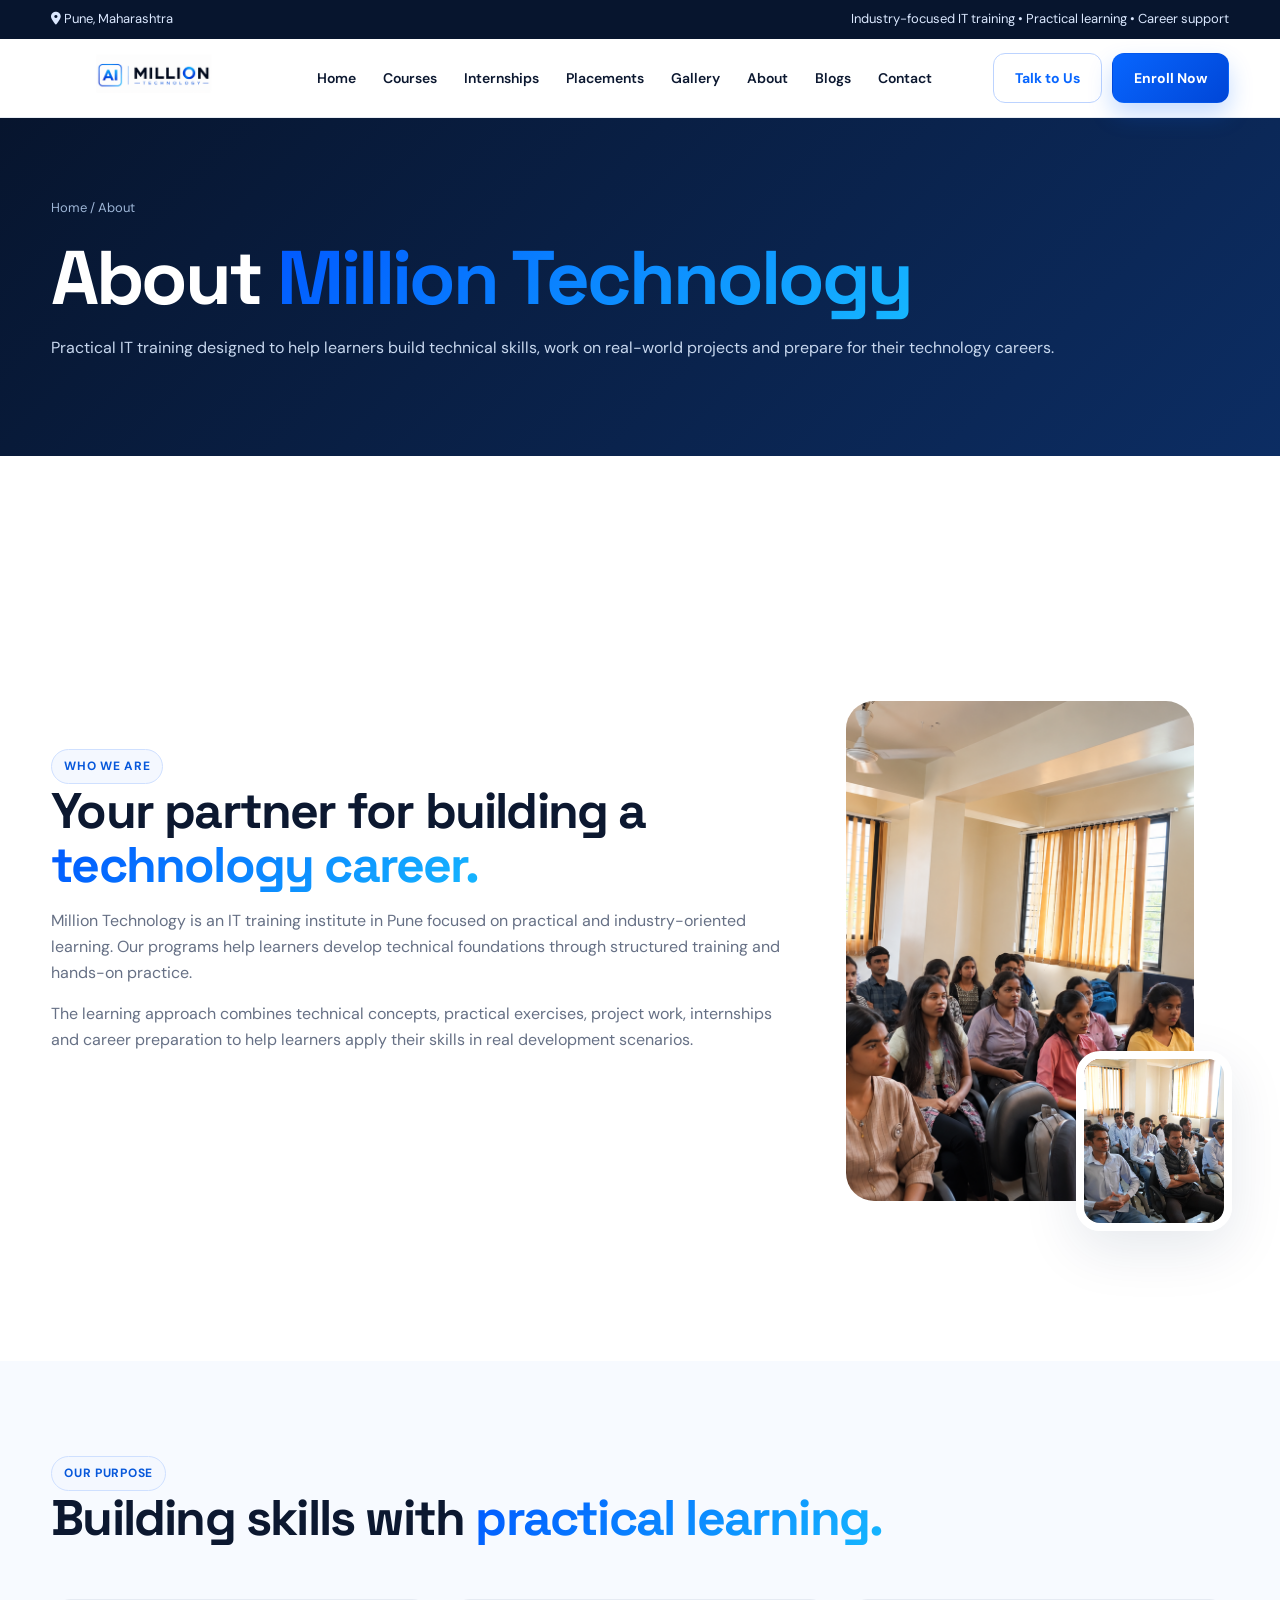
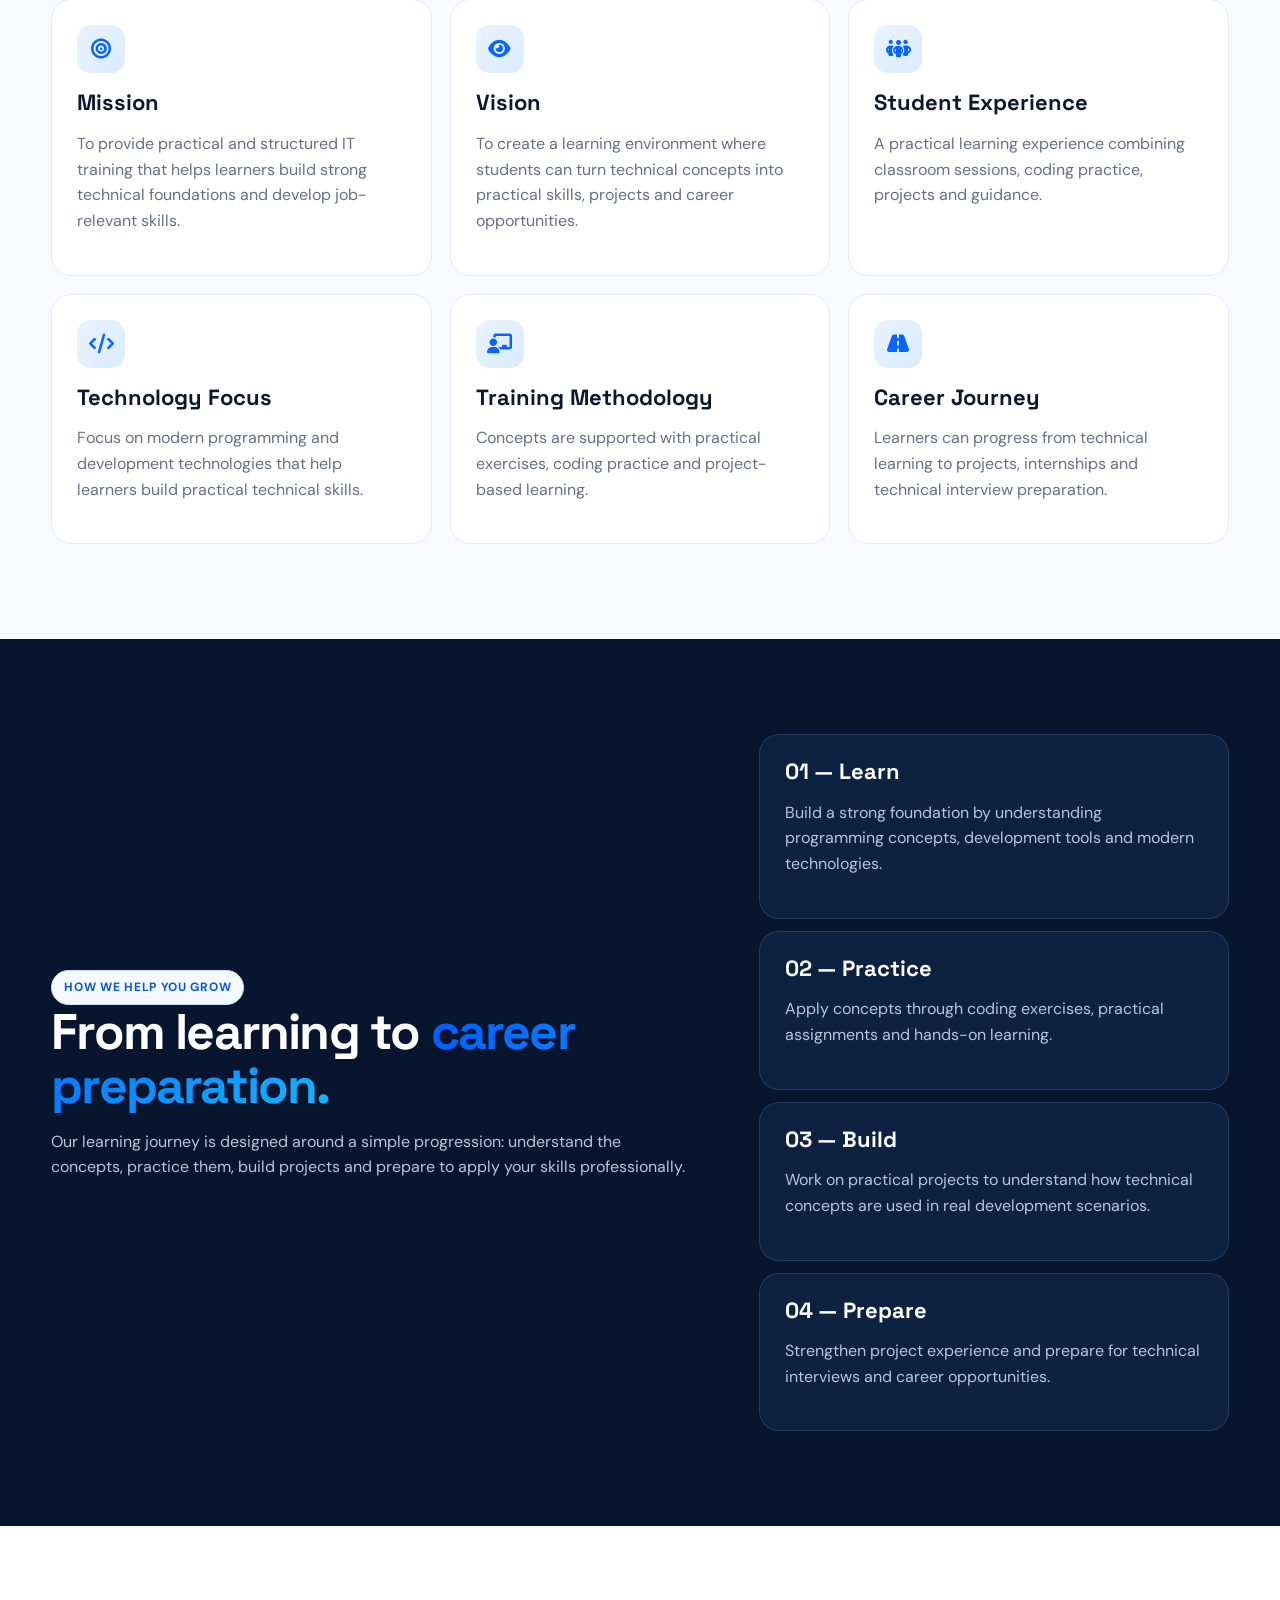
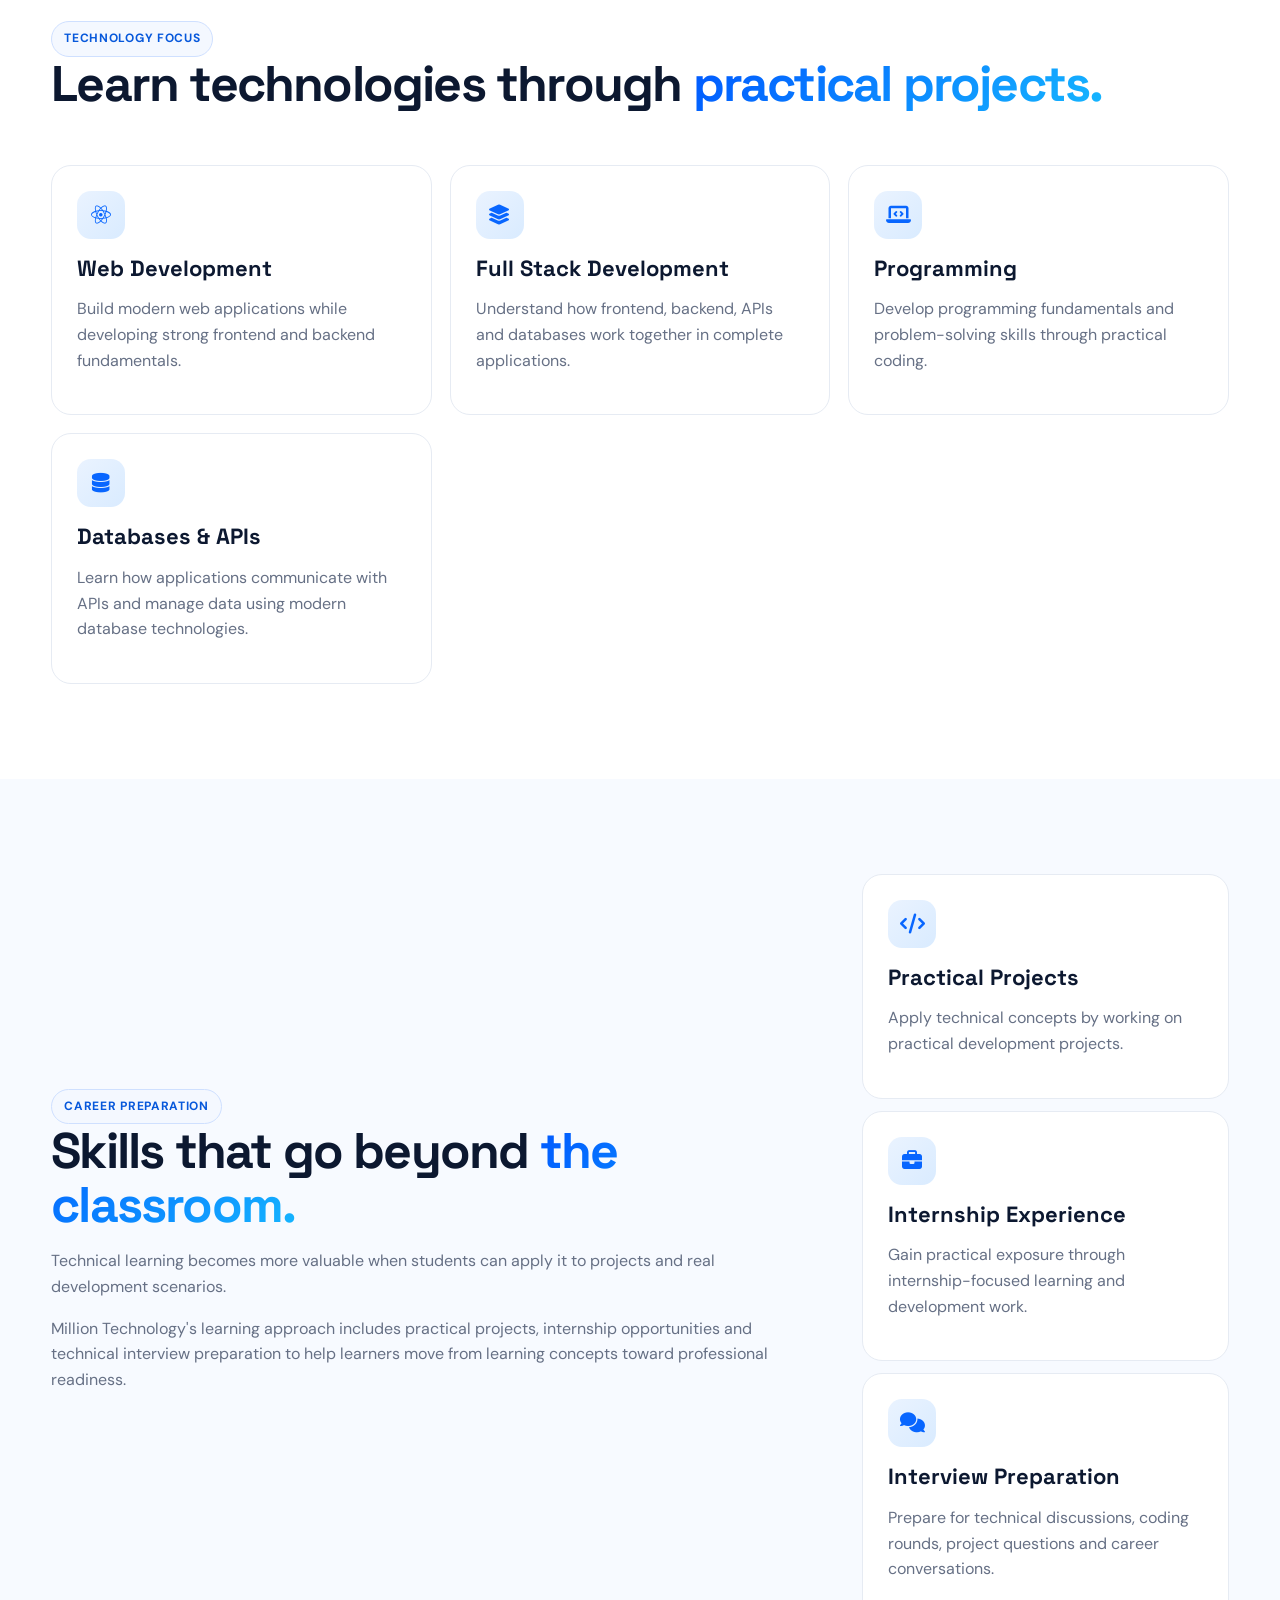
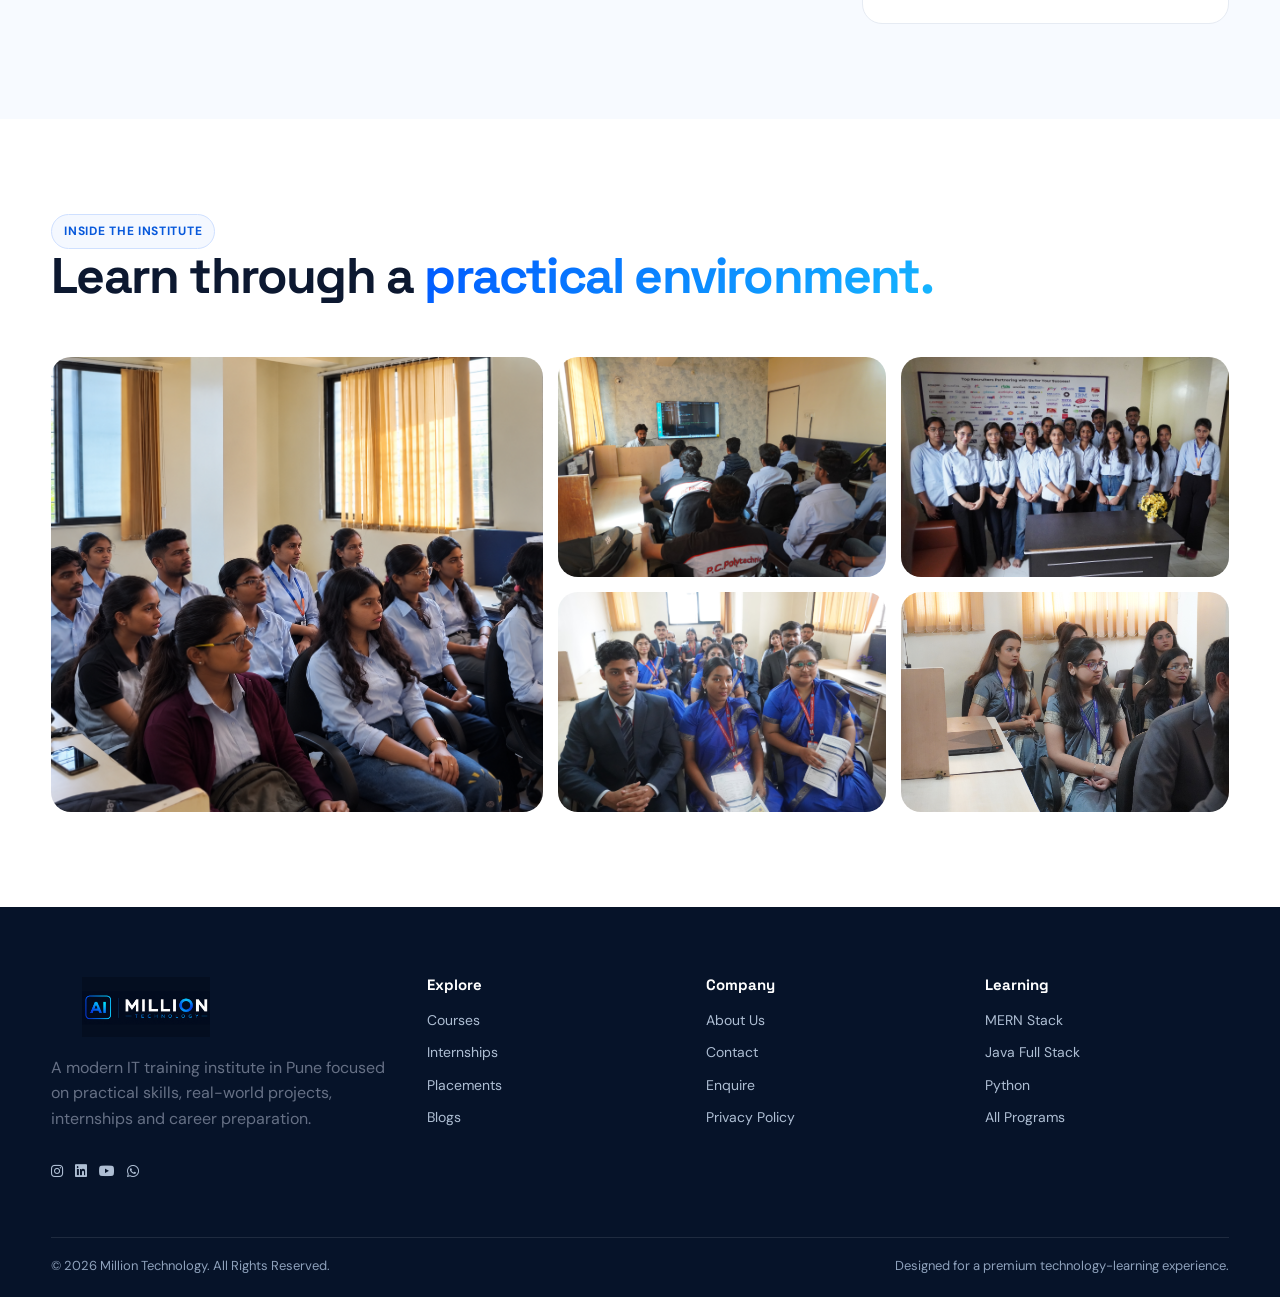
<file: about.html>
<!doctype html>
<html lang="en">

<head>
    <meta charset="utf-8">
    <meta name="viewport" content="width=device-width,initial-scale=1">

    <meta name="description"
        content="Learn about Million Technology, a Pune-based IT training institute focused on practical learning, real-world projects, internships and career preparation.">

    <title>About Us | Million Technology</title>

    <link rel="stylesheet" href="css/style.css">
    <link rel="stylesheet"
        href="https://cdnjs.cloudflare.com/ajax/libs/font-awesome/6.7.2/css/all.min.css">
</head>

<body>

    <!-- ================= TOPBAR ================= -->

    <div class="topbar">
        <div class="container">
            <span>
                <i class="fa-solid fa-location-dot"></i>
                Pune, Maharashtra
            </span>

            <span>
                Industry-focused IT training • Practical learning • Career support
            </span>
        </div>
    </div>


    <!-- ================= NAVBAR ================= -->

    <header class="navbar">

        <div class="container nav-inner">

            <a href="index.html">
                <img class="nav-logo"
                    src="assets/logo/logo-dark.png"
                    alt="Million Technology logo">
            </a>

            <nav class="nav-links">

                <a data-nav="home" href="index.html">Home</a>

                <a data-nav="courses" href="courses.html">
                    Courses
                </a>

                <a data-nav="internships" href="internships.html">
                    Internships
                </a>

                <a data-nav="placements" href="placements.html">
                    Placements
                </a>
                
                <a data-nav="gallery" href="gallery.html">
                    Gallery
                </a>

                <a data-nav="about" href="about.html">
                    About
                </a>

                <a data-nav="blogs" href="blogs.html">
                    Blogs
                </a>

                <a data-nav="contact" href="contact.html">
                    Contact
                </a>

            </nav>

            <div class="nav-actions">

                <a class="btn btn-outline" href="contact.html">
                    Talk to Us
                </a>

                <a class="btn btn-primary" href="contact.html">
                    Enroll Now
                </a>

                <button class="menu-btn" aria-label="Open menu">
                    <i class="fa-solid fa-bars"></i>
                </button>

            </div>

        </div>

        <nav class="mobile-nav">

            <a href="index.html">Home</a>
            <a href="courses.html">Courses</a>
            <a href="internships.html">Internships</a>
            <a href="placements.html">Placements</a>
            <a href="about.html">About</a>
            <a href="blogs.html">Blogs</a>
            <a href="contact.html">Contact</a>

        </nav>

    </header>


    <main>


        <!-- ================= HERO ================= -->

        <section class="page-hero">

            <div class="container">

                <div class="breadcrumb">
                    Home / About
                </div>

                <h1>
                    About
                    <span class="gradient-text">
                        Million Technology
                    </span>
                </h1>

                <p class="muted">
                    Practical IT training designed to help learners build
                    technical skills, work on real-world projects and prepare
                    for their technology careers.
                </p>

            </div>

        </section>


        <!-- ================= WHO WE ARE ================= -->

        <section class="section">

            <div class="container split">

                <div class="reveal">

                    <span class="eyebrow">
                        Who we are
                    </span>

                    <h2>
                        Your partner for building a
                        <span class="gradient-text">
                            technology career.
                        </span>
                    </h2>

                    <p class="muted">
                        Million Technology is an IT training institute in Pune
                        focused on practical and industry-oriented learning.
                        Our programs help learners develop technical
                        foundations through structured training and hands-on
                        practice.
                    </p>

                    <p class="muted">
                        The learning approach combines technical concepts,
                        practical exercises, project work, internships and
                        career preparation to help learners apply their skills
                        in real development scenarios.
                    </p>

                </div>


                <div class="image-stack reveal">

                    <img class="image-main"
                        src="assets/images/learning environment.png"
                        alt="Million Technology classroom">

                    <img class="image-small imgg3"
                        src="assets/images/DSC00189.JPG"
                        alt="Students learning at Million Technology">

                </div>

            </div>

        </section>


        <!-- ================= MISSION & VISION ================= -->

        <section class="section" style="background:#f7faff">

            <div class="container">

                <div class="section-head">

                    <div>

                        <span class="eyebrow">
                            Our purpose
                        </span>

                        <h2>
                            Building skills with
                            <span class="gradient-text">
                                practical learning.
                            </span>
                        </h2>

                    </div>

                </div>


                <div class="feature-grid">


                    <div class="feature reveal">

                        <div class="feature-icon">
                            <i class="fa-solid fa-bullseye"></i>
                        </div>

                        <h3>
                            Mission
                        </h3>

                        <p class="muted">
                            To provide practical and structured IT training
                            that helps learners build strong technical
                            foundations and develop job-relevant skills.
                        </p>

                    </div>


                    <div class="feature reveal">

                        <div class="feature-icon">
                            <i class="fa-solid fa-eye"></i>
                        </div>

                        <h3>
                            Vision
                        </h3>

                        <p class="muted">
                            To create a learning environment where students
                            can turn technical concepts into practical skills,
                            projects and career opportunities.
                        </p>

                    </div>


                    <div class="feature reveal">

                        <div class="feature-icon">
                            <i class="fa-solid fa-people-group"></i>
                        </div>

                        <h3>
                            Student Experience
                        </h3>

                        <p class="muted">
                            A practical learning experience combining
                            classroom sessions, coding practice, projects
                            and guidance.
                        </p>

                    </div>


                    <div class="feature reveal">

                        <div class="feature-icon">
                            <i class="fa-solid fa-code"></i>
                        </div>

                        <h3>
                            Technology Focus
                        </h3>

                        <p class="muted">
                            Focus on modern programming and development
                            technologies that help learners build practical
                            technical skills.
                        </p>

                    </div>


                    <div class="feature reveal">

                        <div class="feature-icon">
                            <i class="fa-solid fa-chalkboard-user"></i>
                        </div>

                        <h3>
                            Training Methodology
                        </h3>

                        <p class="muted">
                            Concepts are supported with practical exercises,
                            coding practice and project-based learning.
                        </p>

                    </div>


                    <div class="feature reveal">

                        <div class="feature-icon">
                            <i class="fa-solid fa-road"></i>
                        </div>

                        <h3>
                            Career Journey
                        </h3>

                        <p class="muted">
                            Learners can progress from technical learning to
                            projects, internships and technical interview
                            preparation.
                        </p>

                    </div>

                </div>

            </div>

        </section>


        <!-- ================= HOW WE HELP YOU GROW ================= -->

        <section class="section dark-section">

            <div class="container">

                <div class="split">

                    <div class="reveal">

                        <span class="eyebrow">
                            How we help you grow
                        </span>

                        <h2>
                            From learning to
                            <span class="gradient-text">
                                career preparation.
                            </span>
                        </h2>

                        <p class="muted">
                            Our learning journey is designed around a simple
                            progression: understand the concepts, practice
                            them, build projects and prepare to apply your
                            skills professionally.
                        </p>

                    </div>


                    <div class="reveal">


                        <div class="feature dark-card">

                            <h3>
                                01 — Learn
                            </h3>

                            <p class="muted">
                                Build a strong foundation by understanding
                                programming concepts, development tools and
                                modern technologies.
                            </p>

                        </div>


                        <div class="feature dark-card"
                            style="margin-top:12px">

                            <h3>
                                02 — Practice
                            </h3>

                            <p class="muted">
                                Apply concepts through coding exercises,
                                practical assignments and hands-on learning.
                            </p>

                        </div>


                        <div class="feature dark-card"
                            style="margin-top:12px">

                            <h3>
                                03 — Build
                            </h3>

                            <p class="muted">
                                Work on practical projects to understand how
                                technical concepts are used in real
                                development scenarios.
                            </p>

                        </div>


                        <div class="feature dark-card"
                            style="margin-top:12px">

                            <h3>
                                04 — Prepare
                            </h3>

                            <p class="muted">
                                Strengthen project experience and prepare for
                                technical interviews and career opportunities.
                            </p>

                        </div>

                    </div>

                </div>

            </div>

        </section>


        <!-- ================= TECHNOLOGY FOCUS ================= -->

        <section class="section">

            <div class="container">

                <div class="section-head">

                    <div>

                        <span class="eyebrow">
                            Technology focus
                        </span>

                        <h2>
                            Learn technologies through
                            <span class="gradient-text">
                                practical projects.
                            </span>
                        </h2>

                    </div>

                </div>


                <div class="feature-grid">


                    <div class="feature reveal">

                        <div class="feature-icon">
                            <i class="fa-brands fa-react"></i>
                        </div>

                        <h3>
                            Web Development
                        </h3>

                        <p class="muted">
                            Build modern web applications while developing
                            strong frontend and backend fundamentals.
                        </p>

                    </div>


                    <div class="feature reveal">

                        <div class="feature-icon">
                            <i class="fa-solid fa-layer-group"></i>
                        </div>

                        <h3>
                            Full Stack Development
                        </h3>

                        <p class="muted">
                            Understand how frontend, backend, APIs and
                            databases work together in complete applications.
                        </p>

                    </div>


                    <div class="feature reveal">

                        <div class="feature-icon">
                            <i class="fa-solid fa-laptop-code"></i>
                        </div>

                        <h3>
                            Programming
                        </h3>

                        <p class="muted">
                            Develop programming fundamentals and problem-solving
                            skills through practical coding.
                        </p>

                    </div>


                    <div class="feature reveal">

                        <div class="feature-icon">
                            <i class="fa-solid fa-database"></i>
                        </div>

                        <h3>
                            Databases & APIs
                        </h3>

                        <p class="muted">
                            Learn how applications communicate with APIs and
                            manage data using modern database technologies.
                        </p>

                    </div>


                </div>

            </div>

        </section>


        <!-- ================= CAREER PREPARATION ================= -->

        <section class="section" style="background:#f7faff">

            <div class="container split">

                <div class="reveal">

                    <span class="eyebrow">
                        Career preparation
                    </span>

                    <h2>
                        Skills that go beyond
                        <span class="gradient-text">
                            the classroom.
                        </span>
                    </h2>

                    <p class="muted">
                        Technical learning becomes more valuable when students
                        can apply it to projects and real development scenarios.
                    </p>

                    <p class="muted">
                        Million Technology's learning approach includes
                        practical projects, internship opportunities and
                        technical interview preparation to help learners move
                        from learning concepts toward professional readiness.
                    </p>

                </div>


                <div class="reveal">

                    <div class="feature">

                        <div class="feature-icon">
                            <i class="fa-solid fa-code"></i>
                        </div>

                        <h3>
                            Practical Projects
                        </h3>

                        <p class="muted">
                            Apply technical concepts by working on practical
                            development projects.
                        </p>

                    </div>


                    <div class="feature"
                        style="margin-top:12px">

                        <div class="feature-icon">
                            <i class="fa-solid fa-briefcase"></i>
                        </div>

                        <h3>
                            Internship Experience
                        </h3>

                        <p class="muted">
                            Gain practical exposure through internship-focused
                            learning and development work.
                        </p>

                    </div>


                    <div class="feature"
                        style="margin-top:12px">

                        <div class="feature-icon">
                            <i class="fa-solid fa-comments"></i>
                        </div>

                        <h3>
                            Interview Preparation
                        </h3>

                        <p class="muted">
                            Prepare for technical discussions, coding rounds,
                            project questions and career conversations.
                        </p>

                    </div>

                </div>

            </div>

        </section>


        <!-- ================= INSIDE THE INSTITUTE ================= -->

        <section class="section">

            <div class="container">

                <div class="section-head">

                    <div>

                        <span class="eyebrow">
                            Inside the institute
                        </span>

                        <h2>
                            Learn through a
                            <span class="gradient-text">
                                practical environment.
                            </span>
                        </h2>

                    </div>

                </div>


                <div class="photo-grid">

                    <img src="assets/images/DSC01.png"
                        alt="Million Technology classroom">

                    <img src="assets/images/DSC00194.JPG"
                        alt="Students learning at Million Technology">

                    <img src="assets/images/DSC00163.JPG"
                        alt="IT training classroom at Million Technology">

                    <img src="assets/images/DSC00381.JPG"
                        alt="Million Technology internship training">

                    <img src="assets/images/DSC03608.JPG"
                        alt="Practical learning lab at Million Technology">

                </div>

            </div>

        </section>

    </main>


    <!-- ================= FOOTER ================= -->

    <footer class="footer">

        <div class="container">

            <div class="footer-grid">


                <div>

                    <img class="footer-logo"
                        src="assets/logo/logo-light.png"
                        alt="Million Technology logo">

                    <p class="muted">
                        A modern IT training institute in Pune focused on
                        practical skills, real-world projects, internships
                        and career preparation.
                    </p>

                    <div style="display:flex;gap:12px;margin-top:18px">

                        <a href="#">
                            <i class="fa-brands fa-instagram"></i>
                        </a>

                        <a href="#">
                            <i class="fa-brands fa-linkedin"></i>
                        </a>

                        <a href="#">
                            <i class="fa-brands fa-youtube"></i>
                        </a>

                        <a href="#">
                            <i class="fa-brands fa-whatsapp"></i>
                        </a>

                    </div>

                </div>


                <div>

                    <h4>Explore</h4>

                    <a href="courses.html">Courses</a>
                    <a href="internships.html">Internships</a>
                    <a href="placements.html">Placements</a>
                    <a href="blogs.html">Blogs</a>

                </div>


                <div>

                    <h4>Company</h4>

                    <a href="about.html">About Us</a>
                    <a href="contact.html">Contact</a>
                    <a href="contact.html">Enquire</a>
                    <a href="#">Privacy Policy</a>

                </div>


                <div>

                    <h4>Learning</h4>

                    <a href="course-details.html?course=Full%20Stack%20Web%20Development%20(MERN)">
                        MERN Stack
                    </a>

                    <a href="course-details.html?course=Java%20Full%20Stack">
                        Java Full Stack
                    </a>

                    <a href="course-details.html?course=Python%20Programming">
                        Python
                    </a>

                    <a href="course-details.html">
                        All Programs
                    </a>

                </div>

            </div>


            <div class="footer-bottom">

                <span>
                    © <span data-year></span>
                    Million Technology. All Rights Reserved.
                </span>

                <span>
                    Designed for a premium technology-learning experience.
                </span>

            </div>

        </div>

    </footer>


    <script src="js/main.js"></script>

</body>

</html>
</file>
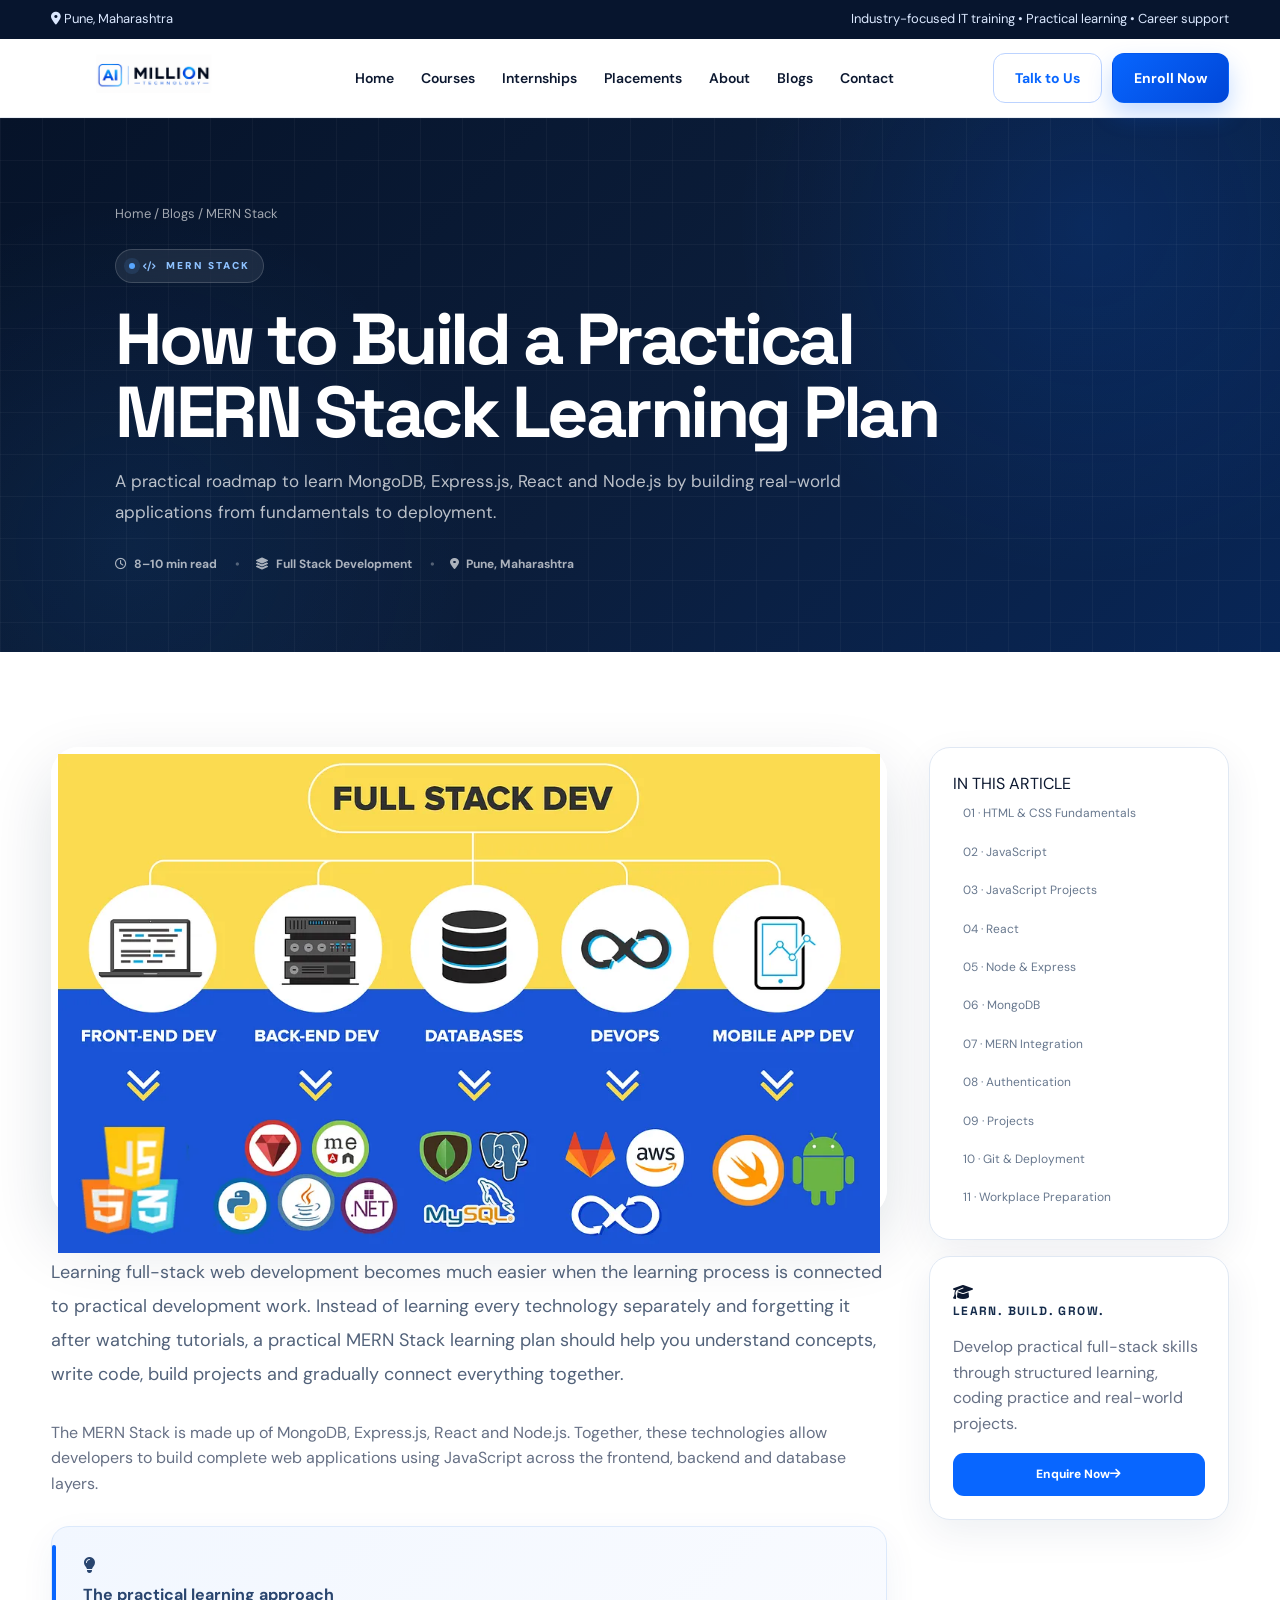
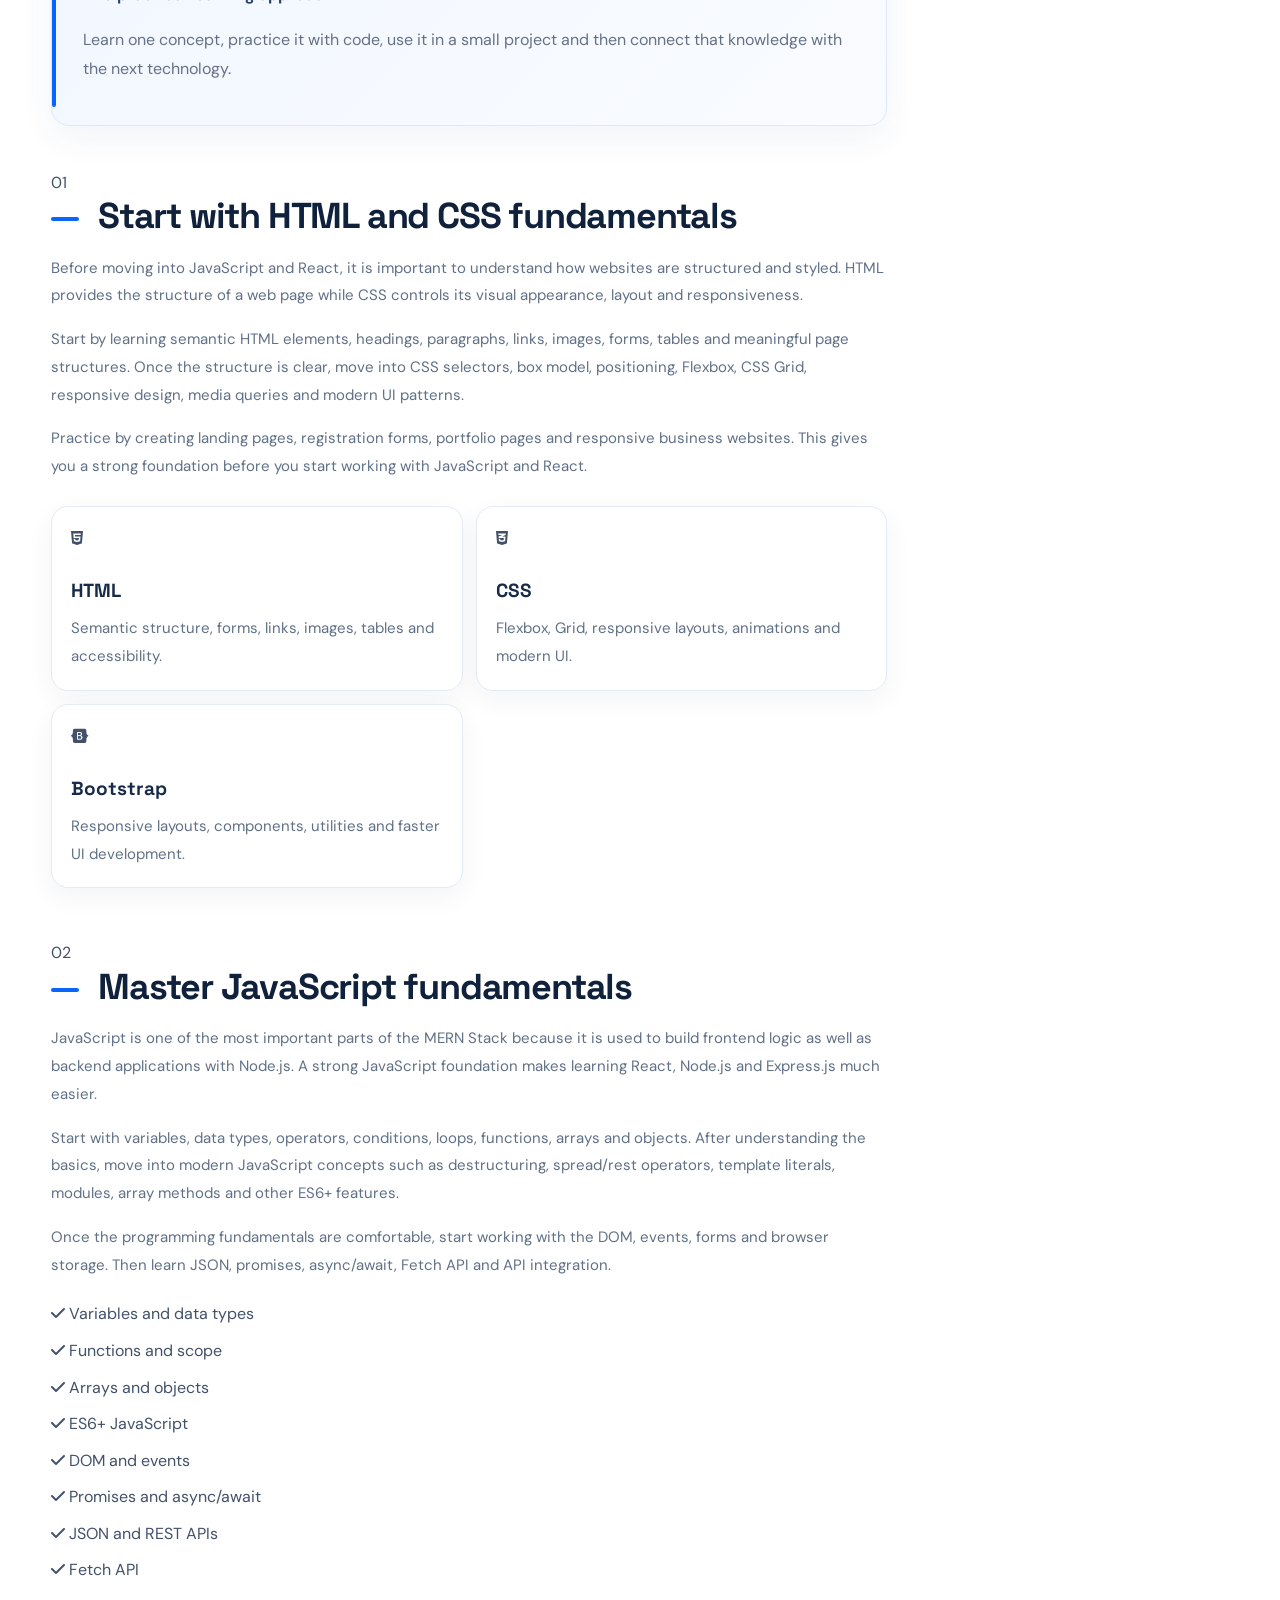
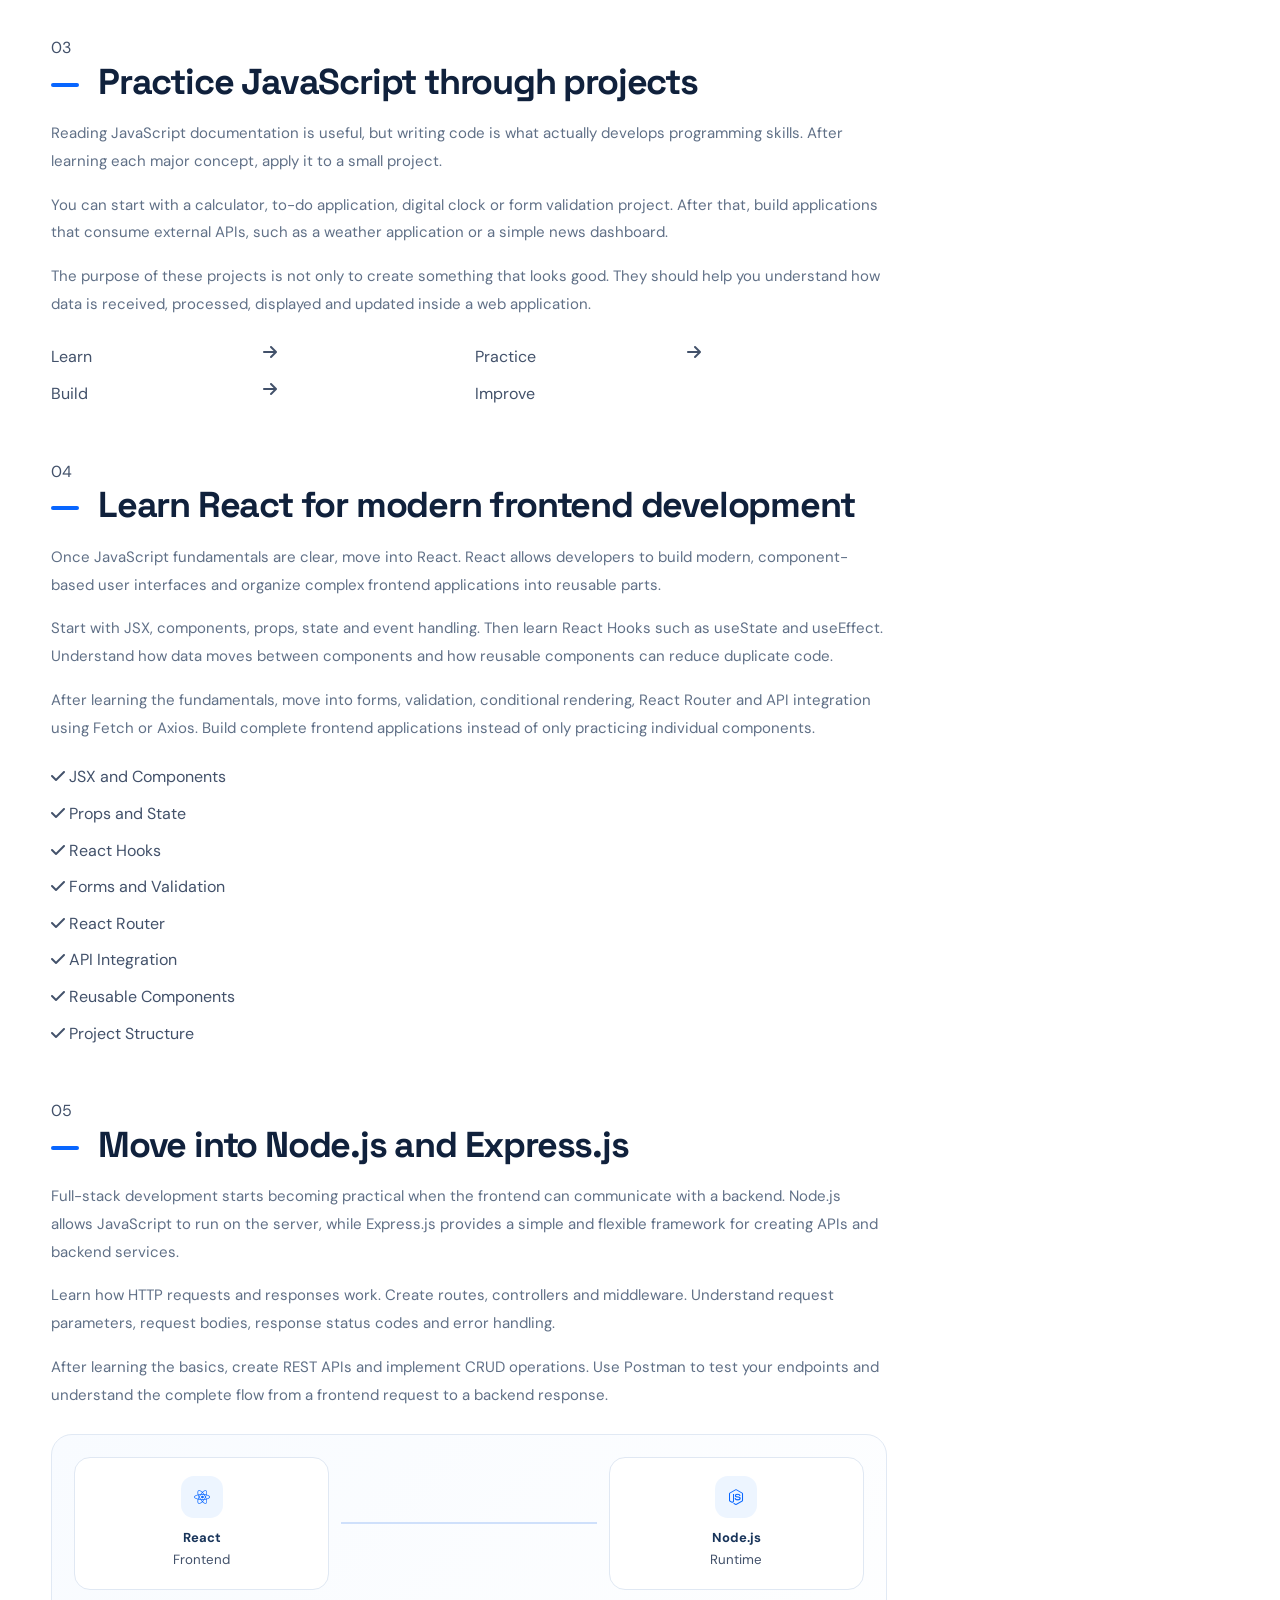
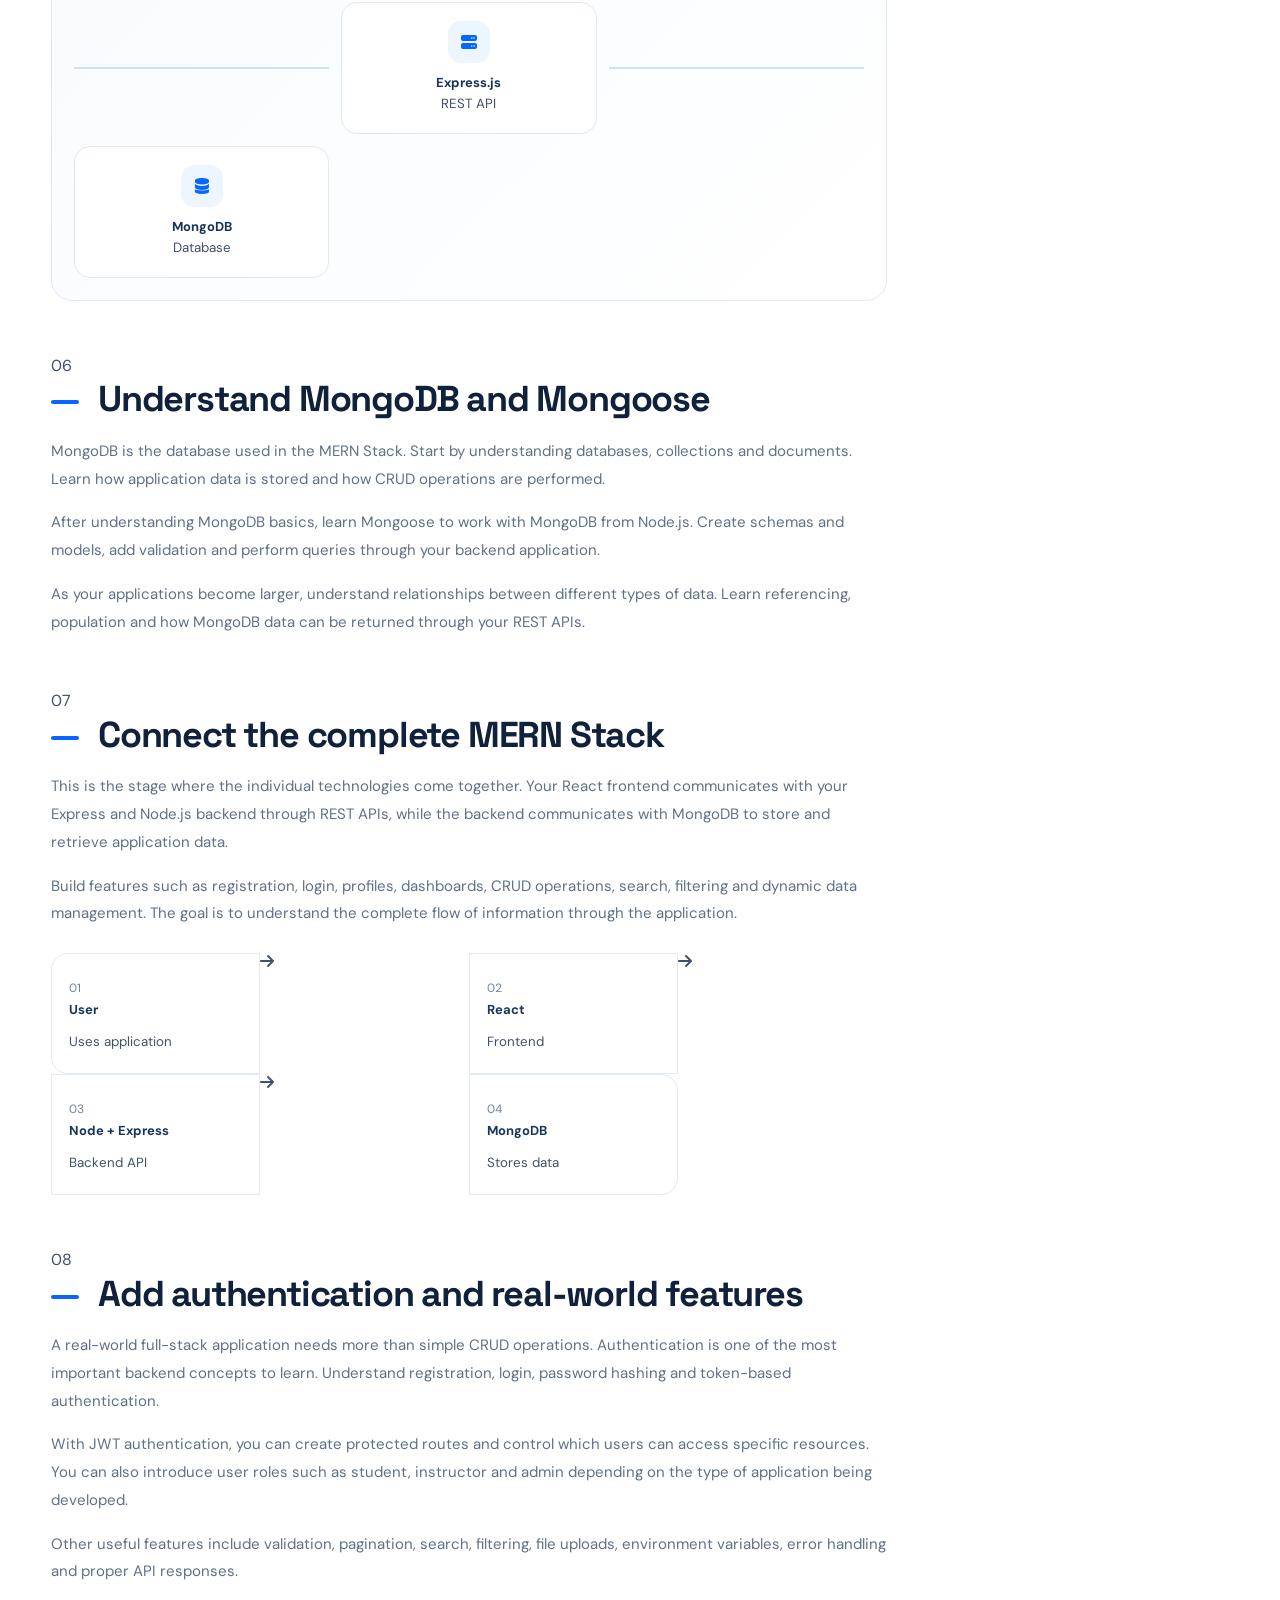
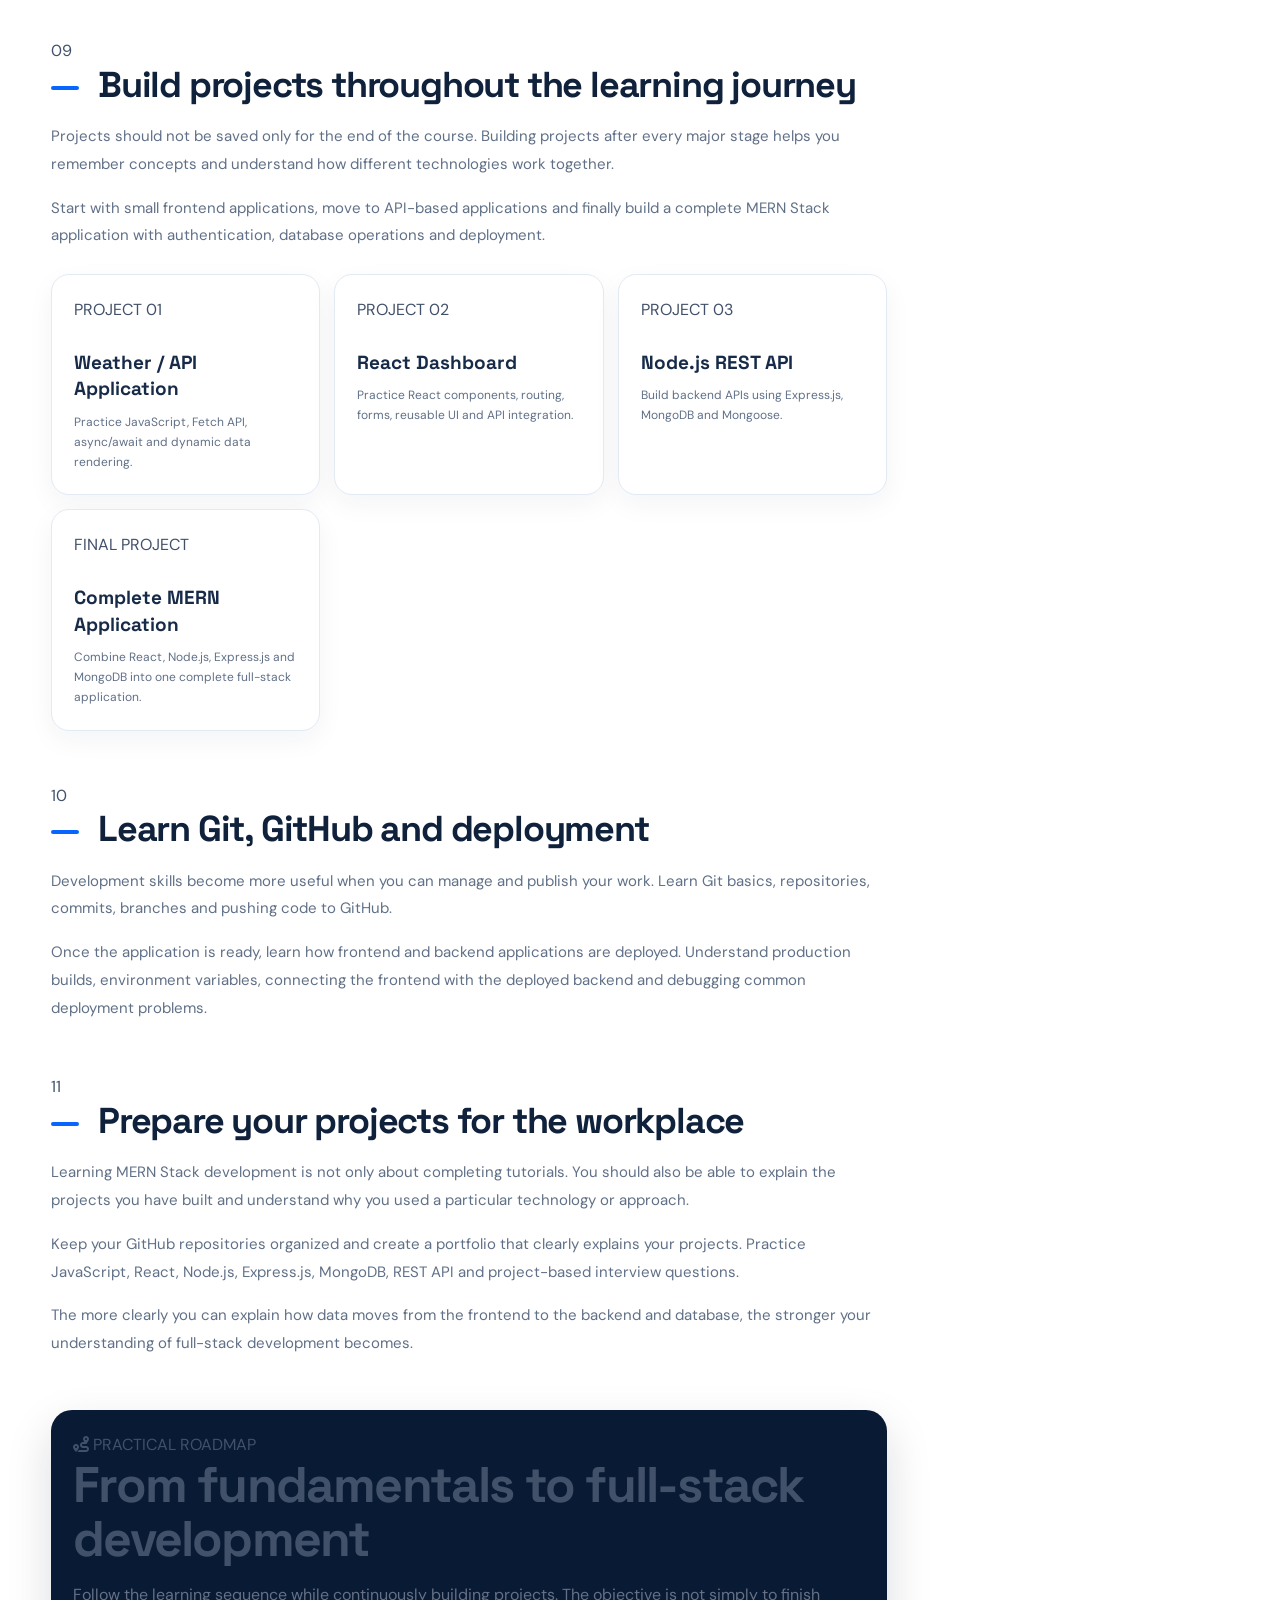
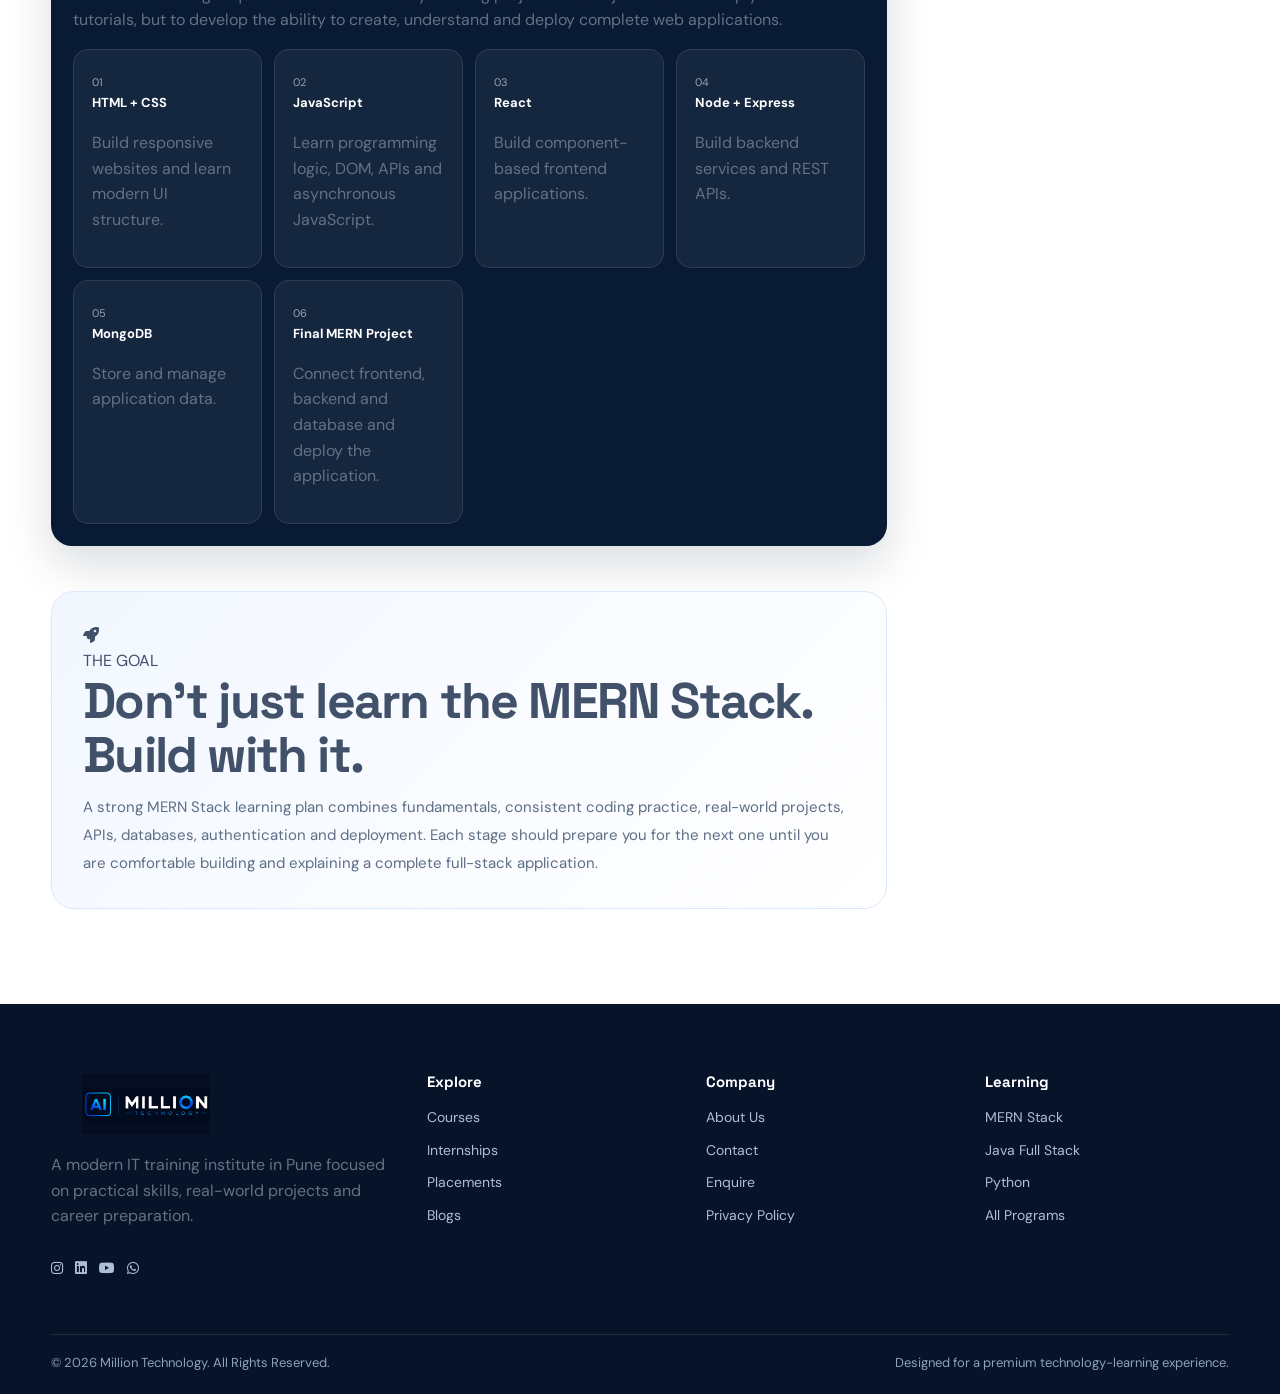
<file: blog-details.html>
<!doctype html>
<html lang="en">

<head>
    <meta charset="utf-8">
    <meta name="viewport" content="width=device-width,initial-scale=1">

    <meta name="description"
        content="Learn how to build a practical MERN Stack learning plan covering HTML, CSS, JavaScript, React, Node.js, Express.js, MongoDB, authentication, projects and deployment.">

    <title>How to Build a Practical MERN Stack Learning Plan | Million Technology</title>

    <link rel="stylesheet" href="css/style.css">

    <link rel="stylesheet"
        href="https://cdnjs.cloudflare.com/ajax/libs/font-awesome/6.7.2/css/all.min.css">
</head>

<body>

    <!-- TOPBAR -->

    <div class="topbar">

        <div class="container">

            <span>
                <i class="fa-solid fa-location-dot"></i>
                Pune, Maharashtra
            </span>

            <span>
                Industry-focused IT training • Practical learning • Career support
            </span>

        </div>

    </div>


    <!-- NAVBAR -->

    <header class="navbar">

        <div class="container nav-inner">

            <a href="index.html">

                <img
                    class="nav-logo"
                    src="assets/logo/logo-dark.png"
                    alt="Million Technology logo">

            </a>

            <nav class="nav-links">

                <a data-nav="home" href="index.html">
                    Home
                </a>

                <a data-nav="courses" href="courses.html">
                    Courses
                </a>

                <a data-nav="internships" href="internships.html">
                    Internships
                </a>

                <a data-nav="placements" href="placements.html">
                    Placements
                </a>

                <a data-nav="about" href="about.html">
                    About
                </a>

                <a data-nav="blogs" href="blogs.html">
                    Blogs
                </a>

                <a data-nav="contact" href="contact.html">
                    Contact
                </a>

            </nav>

            <div class="nav-actions">

                <a class="btn btn-outline" href="contact.html">
                    Talk to Us
                </a>

                <a class="btn btn-primary" href="contact.html">
                    Enroll Now
                </a>

                <button
                    class="menu-btn"
                    aria-label="Open menu">

                    <i class="fa-solid fa-bars"></i>

                </button>

            </div>

        </div>


        <nav class="mobile-nav">

            <a href="index.html">
                Home
            </a>

            <a href="courses.html">
                Courses
            </a>

            <a href="internships.html">
                Internships
            </a>

            <a href="placements.html">
                Placements
            </a>

            <a href="about.html">
                About
            </a>

            <a href="blogs.html">
                Blogs
            </a>

            <a href="contact.html">
                Contact
            </a>

        </nav>

    </header>


    <!-- MAIN -->

    <main>


        <!-- BLOG HERO -->

        <section class="page-hero">

            <div class="container">

                <div class="breadcrumb">
                    Home / Blogs / MERN Stack
                </div>

                <span class="blog-category">
                    <i class="fa-solid fa-code"></i>
                    MERN STACK
                </span>

                <h1>
                    How to Build a Practical MERN Stack Learning Plan
                </h1>

                <p class="muted">
                    A practical roadmap to learn MongoDB, Express.js,
                    React and Node.js by building real-world applications
                    from fundamentals to deployment.
                </p>

                <div class="blog-meta">

                    <span>
                        <i class="fa-regular fa-clock"></i>
                        8–10 min read
                    </span>

                    <span>
                        <i class="fa-solid fa-layer-group"></i>
                        Full Stack Development
                    </span>

                    <span>
                        <i class="fa-solid fa-location-dot"></i>
                        Pune, Maharashtra
                    </span>

                </div>

            </div>

        </section>


        <!-- BLOG CONTENT -->

        <section class="section">

            <div class="container blog-layout">


                <!-- ARTICLE -->

                <article class="blog-article">


                    <!-- FEATURED IMAGE -->

                    <div class="blog-featured-image">

                        <img
                            src="assets/images/blog1.png"
                            alt="Practical MERN Stack learning plan">

                    </div>


                    <!-- INTRODUCTION -->

                    <p class="article-intro">

                        Learning full-stack web development becomes much easier
                        when the learning process is connected to practical
                        development work. Instead of learning every technology
                        separately and forgetting it after watching tutorials,
                        a practical MERN Stack learning plan should help you
                        understand concepts, write code, build projects and
                        gradually connect everything together.

                    </p>


                    <p class="muted">

                        The MERN Stack is made up of MongoDB, Express.js,
                        React and Node.js. Together, these technologies allow
                        developers to build complete web applications using
                        JavaScript across the frontend, backend and database
                        layers.

                    </p>


                    <!-- PRACTICAL APPROACH -->

                    <div class="article-highlight">

                        <div class="highlight-icon">
                            <i class="fa-solid fa-lightbulb"></i>
                        </div>

                        <div>

                            <strong>
                                The practical learning approach
                            </strong>

                            <p class="muted">

                                Learn one concept, practice it with code,
                                use it in a small project and then connect
                                that knowledge with the next technology.

                            </p>

                        </div>

                    </div>


                    <!-- SECTION 01 -->

                    <section class="article-block" id="fundamentals">

                        <span class="section-number">
                            01
                        </span>

                        <h2>
                            Start with HTML and CSS fundamentals
                        </h2>

                        <p class="muted">

                            Before moving into JavaScript and React, it is
                            important to understand how websites are structured
                            and styled. HTML provides the structure of a web
                            page while CSS controls its visual appearance,
                            layout and responsiveness.

                        </p>

                        <p class="muted">

                            Start by learning semantic HTML elements, headings,
                            paragraphs, links, images, forms, tables and
                            meaningful page structures. Once the structure is
                            clear, move into CSS selectors, box model,
                            positioning, Flexbox, CSS Grid, responsive design,
                            media queries and modern UI patterns.

                        </p>

                        <p class="muted">

                            Practice by creating landing pages, registration
                            forms, portfolio pages and responsive business
                            websites. This gives you a strong foundation before
                            you start working with JavaScript and React.

                        </p>


                        <div class="topic-grid">

                            <div class="topic-card">

                                <i class="fa-brands fa-html5"></i>

                                <h3>
                                    HTML
                                </h3>

                                <p class="muted">
                                    Semantic structure, forms, links,
                                    images, tables and accessibility.
                                </p>

                            </div>


                            <div class="topic-card">

                                <i class="fa-brands fa-css3-alt"></i>

                                <h3>
                                    CSS
                                </h3>

                                <p class="muted">
                                    Flexbox, Grid, responsive layouts,
                                    animations and modern UI.
                                </p>

                            </div>


                            <div class="topic-card">

                                <i class="fa-brands fa-bootstrap"></i>

                                <h3>
                                    Bootstrap
                                </h3>

                                <p class="muted">
                                    Responsive layouts, components,
                                    utilities and faster UI development.
                                </p>

                            </div>

                        </div>

                    </section>


                    <!-- SECTION 02 -->

                    <section class="article-block" id="javascript">

                        <span class="section-number">
                            02
                        </span>

                        <h2>
                            Master JavaScript fundamentals
                        </h2>

                        <p class="muted">

                            JavaScript is one of the most important parts of
                            the MERN Stack because it is used to build frontend
                            logic as well as backend applications with Node.js.
                            A strong JavaScript foundation makes learning React,
                            Node.js and Express.js much easier.

                        </p>

                        <p class="muted">

                            Start with variables, data types, operators,
                            conditions, loops, functions, arrays and objects.
                            After understanding the basics, move into modern
                            JavaScript concepts such as destructuring,
                            spread/rest operators, template literals,
                            modules, array methods and other ES6+ features.

                        </p>

                        <p class="muted">

                            Once the programming fundamentals are comfortable,
                            start working with the DOM, events, forms and
                            browser storage. Then learn JSON, promises,
                            async/await, Fetch API and API integration.

                        </p>


                        <div class="feature-list">

                            <div>
                                <i class="fa-solid fa-check"></i>
                                Variables and data types
                            </div>

                            <div>
                                <i class="fa-solid fa-check"></i>
                                Functions and scope
                            </div>

                            <div>
                                <i class="fa-solid fa-check"></i>
                                Arrays and objects
                            </div>

                            <div>
                                <i class="fa-solid fa-check"></i>
                                ES6+ JavaScript
                            </div>

                            <div>
                                <i class="fa-solid fa-check"></i>
                                DOM and events
                            </div>

                            <div>
                                <i class="fa-solid fa-check"></i>
                                Promises and async/await
                            </div>

                            <div>
                                <i class="fa-solid fa-check"></i>
                                JSON and REST APIs
                            </div>

                            <div>
                                <i class="fa-solid fa-check"></i>
                                Fetch API
                            </div>

                        </div>

                    </section>


                    <!-- SECTION 03 -->

                    <section class="article-block" id="javascript-projects">

                        <span class="section-number">
                            03
                        </span>

                        <h2>
                            Practice JavaScript through projects
                        </h2>

                        <p class="muted">

                            Reading JavaScript documentation is useful, but
                            writing code is what actually develops programming
                            skills. After learning each major concept, apply
                            it to a small project.

                        </p>

                        <p class="muted">

                            You can start with a calculator, to-do application,
                            digital clock or form validation project. After
                            that, build applications that consume external
                            APIs, such as a weather application or a simple
                            news dashboard.

                        </p>

                        <p class="muted">

                            The purpose of these projects is not only to create
                            something that looks good. They should help you
                            understand how data is received, processed,
                            displayed and updated inside a web application.

                        </p>


                        <div class="learning-flow">

                            <span>
                                Learn
                            </span>

                            <i class="fa-solid fa-arrow-right"></i>

                            <span>
                                Practice
                            </span>

                            <i class="fa-solid fa-arrow-right"></i>

                            <span>
                                Build
                            </span>

                            <i class="fa-solid fa-arrow-right"></i>

                            <span>
                                Improve
                            </span>

                        </div>

                    </section>


                    <!-- SECTION 04 -->

                    <section class="article-block" id="react">

                        <span class="section-number">
                            04
                        </span>

                        <h2>
                            Learn React for modern frontend development
                        </h2>

                        <p class="muted">

                            Once JavaScript fundamentals are clear, move into
                            React. React allows developers to build modern,
                            component-based user interfaces and organize
                            complex frontend applications into reusable parts.

                        </p>

                        <p class="muted">

                            Start with JSX, components, props, state and event
                            handling. Then learn React Hooks such as useState
                            and useEffect. Understand how data moves between
                            components and how reusable components can reduce
                            duplicate code.

                        </p>

                        <p class="muted">

                            After learning the fundamentals, move into forms,
                            validation, conditional rendering, React Router
                            and API integration using Fetch or Axios. Build
                            complete frontend applications instead of only
                            practicing individual components.

                        </p>


                        <div class="feature-list">

                            <div>
                                <i class="fa-solid fa-check"></i>
                                JSX and Components
                            </div>

                            <div>
                                <i class="fa-solid fa-check"></i>
                                Props and State
                            </div>

                            <div>
                                <i class="fa-solid fa-check"></i>
                                React Hooks
                            </div>

                            <div>
                                <i class="fa-solid fa-check"></i>
                                Forms and Validation
                            </div>

                            <div>
                                <i class="fa-solid fa-check"></i>
                                React Router
                            </div>

                            <div>
                                <i class="fa-solid fa-check"></i>
                                API Integration
                            </div>

                            <div>
                                <i class="fa-solid fa-check"></i>
                                Reusable Components
                            </div>

                            <div>
                                <i class="fa-solid fa-check"></i>
                                Project Structure
                            </div>

                        </div>

                    </section>


                    <!-- SECTION 05 -->

                    <section class="article-block" id="node-express">

                        <span class="section-number">
                            05
                        </span>

                        <h2>
                            Move into Node.js and Express.js
                        </h2>

                        <p class="muted">

                            Full-stack development starts becoming practical
                            when the frontend can communicate with a backend.
                            Node.js allows JavaScript to run on the server,
                            while Express.js provides a simple and flexible
                            framework for creating APIs and backend services.

                        </p>

                        <p class="muted">

                            Learn how HTTP requests and responses work. Create
                            routes, controllers and middleware. Understand
                            request parameters, request bodies, response
                            status codes and error handling.

                        </p>

                        <p class="muted">

                            After learning the basics, create REST APIs and
                            implement CRUD operations. Use Postman to test
                            your endpoints and understand the complete flow
                            from a frontend request to a backend response.

                        </p>


                        <div class="architecture">

                            <div class="architecture-item">

                                <div class="architecture-icon">
                                    <i class="fa-brands fa-react"></i>
                                </div>

                                <strong>
                                    React
                                </strong>

                                <small>
                                    Frontend
                                </small>

                            </div>


                            <div class="architecture-line"></div>


                            <div class="architecture-item">

                                <div class="architecture-icon">
                                    <i class="fa-brands fa-node-js"></i>
                                </div>

                                <strong>
                                    Node.js
                                </strong>

                                <small>
                                    Runtime
                                </small>

                            </div>


                            <div class="architecture-line"></div>


                            <div class="architecture-item">

                                <div class="architecture-icon">
                                    <i class="fa-solid fa-server"></i>
                                </div>

                                <strong>
                                    Express.js
                                </strong>

                                <small>
                                    REST API
                                </small>

                            </div>


                            <div class="architecture-line"></div>


                            <div class="architecture-item">

                                <div class="architecture-icon">
                                    <i class="fa-solid fa-database"></i>
                                </div>

                                <strong>
                                    MongoDB
                                </strong>

                                <small>
                                    Database
                                </small>

                            </div>

                        </div>

                    </section>


                    <!-- SECTION 06 -->

                    <section class="article-block" id="mongodb">

                        <span class="section-number">
                            06
                        </span>

                        <h2>
                            Understand MongoDB and Mongoose
                        </h2>

                        <p class="muted">

                            MongoDB is the database used in the MERN Stack.
                            Start by understanding databases, collections and
                            documents. Learn how application data is stored
                            and how CRUD operations are performed.

                        </p>

                        <p class="muted">

                            After understanding MongoDB basics, learn Mongoose
                            to work with MongoDB from Node.js. Create schemas
                            and models, add validation and perform queries
                            through your backend application.

                        </p>

                        <p class="muted">

                            As your applications become larger, understand
                            relationships between different types of data.
                            Learn referencing, population and how MongoDB data
                            can be returned through your REST APIs.

                        </p>

                    </section>


                    <!-- SECTION 07 -->

                    <section class="article-block" id="mern-integration">

                        <span class="section-number">
                            07
                        </span>

                        <h2>
                            Connect the complete MERN Stack
                        </h2>

                        <p class="muted">

                            This is the stage where the individual technologies
                            come together. Your React frontend communicates
                            with your Express and Node.js backend through REST
                            APIs, while the backend communicates with MongoDB
                            to store and retrieve application data.

                        </p>

                        <p class="muted">

                            Build features such as registration, login,
                            profiles, dashboards, CRUD operations, search,
                            filtering and dynamic data management. The goal
                            is to understand the complete flow of information
                            through the application.

                        </p>


                        <div class="stack-flow">

                            <div class="flow-card">

                                <span>
                                    01
                                </span>

                                <strong>
                                    User
                                </strong>

                                <small>
                                    Uses application
                                </small>

                            </div>


                            <i class="fa-solid fa-arrow-right"></i>


                            <div class="flow-card">

                                <span>
                                    02
                                </span>

                                <strong>
                                    React
                                </strong>

                                <small>
                                    Frontend
                                </small>

                            </div>


                            <i class="fa-solid fa-arrow-right"></i>


                            <div class="flow-card">

                                <span>
                                    03
                                </span>

                                <strong>
                                    Node + Express
                                </strong>

                                <small>
                                    Backend API
                                </small>

                            </div>


                            <i class="fa-solid fa-arrow-right"></i>


                            <div class="flow-card">

                                <span>
                                    04
                                </span>

                                <strong>
                                    MongoDB
                                </strong>

                                <small>
                                    Stores data
                                </small>

                            </div>

                        </div>

                    </section>


                    <!-- SECTION 08 -->

                    <section class="article-block" id="authentication">

                        <span class="section-number">
                            08
                        </span>

                        <h2>
                            Add authentication and real-world features
                        </h2>

                        <p class="muted">

                            A real-world full-stack application needs more
                            than simple CRUD operations. Authentication is one
                            of the most important backend concepts to learn.
                            Understand registration, login, password hashing
                            and token-based authentication.

                        </p>

                        <p class="muted">

                            With JWT authentication, you can create protected
                            routes and control which users can access specific
                            resources. You can also introduce user roles such
                            as student, instructor and admin depending on the
                            type of application being developed.

                        </p>

                        <p class="muted">

                            Other useful features include validation,
                            pagination, search, filtering, file uploads,
                            environment variables, error handling and proper
                            API responses.

                        </p>

                    </section>


                    <!-- SECTION 09 -->

                    <section class="article-block" id="projects">

                        <span class="section-number">
                            09
                        </span>

                        <h2>
                            Build projects throughout the learning journey
                        </h2>

                        <p class="muted">

                            Projects should not be saved only for the end of
                            the course. Building projects after every major
                            stage helps you remember concepts and understand
                            how different technologies work together.

                        </p>

                        <p class="muted">

                            Start with small frontend applications, move to
                            API-based applications and finally build a
                            complete MERN Stack application with authentication,
                            database operations and deployment.

                        </p>


                        <div class="project-grid">

                            <div class="project-card">

                                <span>
                                    PROJECT 01
                                </span>

                                <h3>
                                    Weather / API Application
                                </h3>

                                <p class="muted">

                                    Practice JavaScript, Fetch API,
                                    async/await and dynamic data rendering.

                                </p>

                            </div>


                            <div class="project-card">

                                <span>
                                    PROJECT 02
                                </span>

                                <h3>
                                    React Dashboard
                                </h3>

                                <p class="muted">

                                    Practice React components, routing,
                                    forms, reusable UI and API integration.

                                </p>

                            </div>


                            <div class="project-card">

                                <span>
                                    PROJECT 03
                                </span>

                                <h3>
                                    Node.js REST API
                                </h3>

                                <p class="muted">

                                    Build backend APIs using Express.js,
                                    MongoDB and Mongoose.

                                </p>

                            </div>


                            <div class="project-card">

                                <span>
                                    FINAL PROJECT
                                </span>

                                <h3>
                                    Complete MERN Application
                                </h3>

                                <p class="muted">

                                    Combine React, Node.js, Express.js and
                                    MongoDB into one complete full-stack
                                    application.

                                </p>

                            </div>

                        </div>

                    </section>


                    <!-- SECTION 10 -->

                    <section class="article-block" id="git-deployment">

                        <span class="section-number">
                            10
                        </span>

                        <h2>
                            Learn Git, GitHub and deployment
                        </h2>

                        <p class="muted">

                            Development skills become more useful when you can
                            manage and publish your work. Learn Git basics,
                            repositories, commits, branches and pushing code
                            to GitHub.

                        </p>

                        <p class="muted">

                            Once the application is ready, learn how frontend
                            and backend applications are deployed. Understand
                            production builds, environment variables,
                            connecting the frontend with the deployed backend
                            and debugging common deployment problems.

                        </p>

                    </section>


                    <!-- SECTION 11 -->

                    <section class="article-block" id="career">

                        <span class="section-number">
                            11
                        </span>

                        <h2>
                            Prepare your projects for the workplace
                        </h2>

                        <p class="muted">

                            Learning MERN Stack development is not only about
                            completing tutorials. You should also be able to
                            explain the projects you have built and understand
                            why you used a particular technology or approach.

                        </p>

                        <p class="muted">

                            Keep your GitHub repositories organized and create
                            a portfolio that clearly explains your projects.
                            Practice JavaScript, React, Node.js, Express.js,
                            MongoDB, REST API and project-based interview
                            questions.

                        </p>

                        <p class="muted">

                            The more clearly you can explain how data moves
                            from the frontend to the backend and database,
                            the stronger your understanding of full-stack
                            development becomes.

                        </p>

                    </section>


                    <!-- PRACTICAL ROADMAP -->

                    <section class="roadmap">

                        <span class="roadmap-label">
                            <i class="fa-solid fa-route"></i>
                            PRACTICAL ROADMAP
                        </span>

                        <h2>
                            From fundamentals to full-stack development
                        </h2>

                        <p class="muted">

                            Follow the learning sequence while continuously
                            building projects. The objective is not simply to
                            finish tutorials, but to develop the ability to
                            create, understand and deploy complete web
                            applications.

                        </p>


                        <div class="roadmap-grid">

                            <div class="roadmap-item">

                                <span>
                                    01
                                </span>

                                <div>

                                    <strong>
                                        HTML + CSS
                                    </strong>

                                    <p class="muted">
                                        Build responsive websites and learn
                                        modern UI structure.
                                    </p>

                                </div>

                            </div>


                            <div class="roadmap-item">

                                <span>
                                    02
                                </span>

                                <div>

                                    <strong>
                                        JavaScript
                                    </strong>

                                    <p class="muted">
                                        Learn programming logic, DOM, APIs
                                        and asynchronous JavaScript.
                                    </p>

                                </div>

                            </div>


                            <div class="roadmap-item">

                                <span>
                                    03
                                </span>

                                <div>

                                    <strong>
                                        React
                                    </strong>

                                    <p class="muted">
                                        Build component-based frontend
                                        applications.
                                    </p>

                                </div>

                            </div>


                            <div class="roadmap-item">

                                <span>
                                    04
                                </span>

                                <div>

                                    <strong>
                                        Node + Express
                                    </strong>

                                    <p class="muted">
                                        Build backend services and REST APIs.
                                    </p>

                                </div>

                            </div>


                            <div class="roadmap-item">

                                <span>
                                    05
                                </span>

                                <div>

                                    <strong>
                                        MongoDB
                                    </strong>

                                    <p class="muted">
                                        Store and manage application data.
                                    </p>

                                </div>

                            </div>


                            <div class="roadmap-item">

                                <span>
                                    06
                                </span>

                                <div>

                                    <strong>
                                        Final MERN Project
                                    </strong>

                                    <p class="muted">
                                        Connect frontend, backend and
                                        database and deploy the application.
                                    </p>

                                </div>

                            </div>

                        </div>

                    </section>


                    <!-- CONCLUSION -->

                    <section class="article-conclusion">

                        <div class="conclusion-icon">

                            <i class="fa-solid fa-rocket"></i>

                        </div>

                        <div>

                            <span>
                                THE GOAL
                            </span>

                            <h2>
                                Don't just learn the MERN Stack. Build with it.
                            </h2>

                            <p>

                                A strong MERN Stack learning plan combines
                                fundamentals, consistent coding practice,
                                real-world projects, APIs, databases,
                                authentication and deployment. Each stage
                                should prepare you for the next one until you
                                are comfortable building and explaining a
                                complete full-stack application.

                            </p>

                        </div>

                    </section>


                </article>


                <!-- SIDEBAR -->

                <aside class="blog-sidebar">


                    <div class="sidebar-card">

                        <span class="sidebar-label">
                            IN THIS ARTICLE
                        </span>

                        <nav class="article-navigation">

                            <a href="#fundamentals">
                                01 · HTML & CSS Fundamentals
                            </a>

                            <a href="#javascript">
                                02 · JavaScript
                            </a>

                            <a href="#javascript-projects">
                                03 · JavaScript Projects
                            </a>

                            <a href="#react">
                                04 · React
                            </a>

                            <a href="#node-express">
                                05 · Node & Express
                            </a>

                            <a href="#mongodb">
                                06 · MongoDB
                            </a>

                            <a href="#mern-integration">
                                07 · MERN Integration
                            </a>

                            <a href="#authentication">
                                08 · Authentication
                            </a>

                            <a href="#projects">
                                09 · Projects
                            </a>

                            <a href="#git-deployment">
                                10 · Git & Deployment
                            </a>

                            <a href="#career">
                                11 · Workplace Preparation
                            </a>

                        </nav>

                    </div>


                    <div class="sidebar-card">

                        <div class="sidebar-icon">

                            <i class="fa-solid fa-graduation-cap"></i>

                        </div>

                        <h3>
                            Learn. Build. Grow.
                        </h3>

                        <p class="muted">

                            Develop practical full-stack skills through
                            structured learning, coding practice and
                            real-world projects.

                        </p>

                        <a
                            href="contact.html"
                            class="sidebar-button">

                            Enquire Now

                            <i class="fa-solid fa-arrow-right"></i>

                        </a>

                    </div>


                </aside>

            </div>

        </section>

    </main>


    <!-- FOOTER -->

    <footer class="footer">

        <div class="container">

            <div class="footer-grid">


                <div>

                    <img
                        class="footer-logo"
                        src="assets/logo/logo-light.png"
                        alt="Million Technology logo">

                    <p class="muted">

                        A modern IT training institute in Pune focused on
                        practical skills, real-world projects and career
                        preparation.

                    </p>

                    <div style="display:flex;gap:12px;margin-top:18px">

                        <a href="#">
                            <i class="fa-brands fa-instagram"></i>
                        </a>

                        <a href="#">
                            <i class="fa-brands fa-linkedin"></i>
                        </a>

                        <a href="#">
                            <i class="fa-brands fa-youtube"></i>
                        </a>

                        <a href="#">
                            <i class="fa-brands fa-whatsapp"></i>
                        </a>

                    </div>

                </div>


                <div>

                    <h4>
                        Explore
                    </h4>

                    <a href="courses.html">
                        Courses
                    </a>

                    <a href="internships.html">
                        Internships
                    </a>

                    <a href="placements.html">
                        Placements
                    </a>

                    <a href="blogs.html">
                        Blogs
                    </a>

                </div>


                <div>

                    <h4>
                        Company
                    </h4>

                    <a href="about.html">
                        About Us
                    </a>

                    <a href="contact.html">
                        Contact
                    </a>

                    <a href="contact.html">
                        Enquire
                    </a>

                    <a href="#">
                        Privacy Policy
                    </a>

                </div>


                <div>

                    <h4>
                        Learning
                    </h4>

                    <a href="course-details.html?course=Full%20Stack%20Web%20Development%20(MERN)">
                        MERN Stack
                    </a>

                    <a href="course-details.html?course=Java%20Full%20Stack">
                        Java Full Stack
                    </a>

                    <a href="course-details.html?course=Python%20Programming">
                        Python
                    </a>

                    <a href="course-details.html">
                        All Programs
                    </a>

                </div>

            </div>


            <div class="footer-bottom">

                <span>
                    © <span data-year></span>
                    Million Technology.
                    All Rights Reserved.
                </span>

                <span>
                    Designed for a premium technology-learning experience.
                </span>

            </div>

        </div>

    </footer>


    <script src="js/main.js"></script>

</body>

</html>
</file>
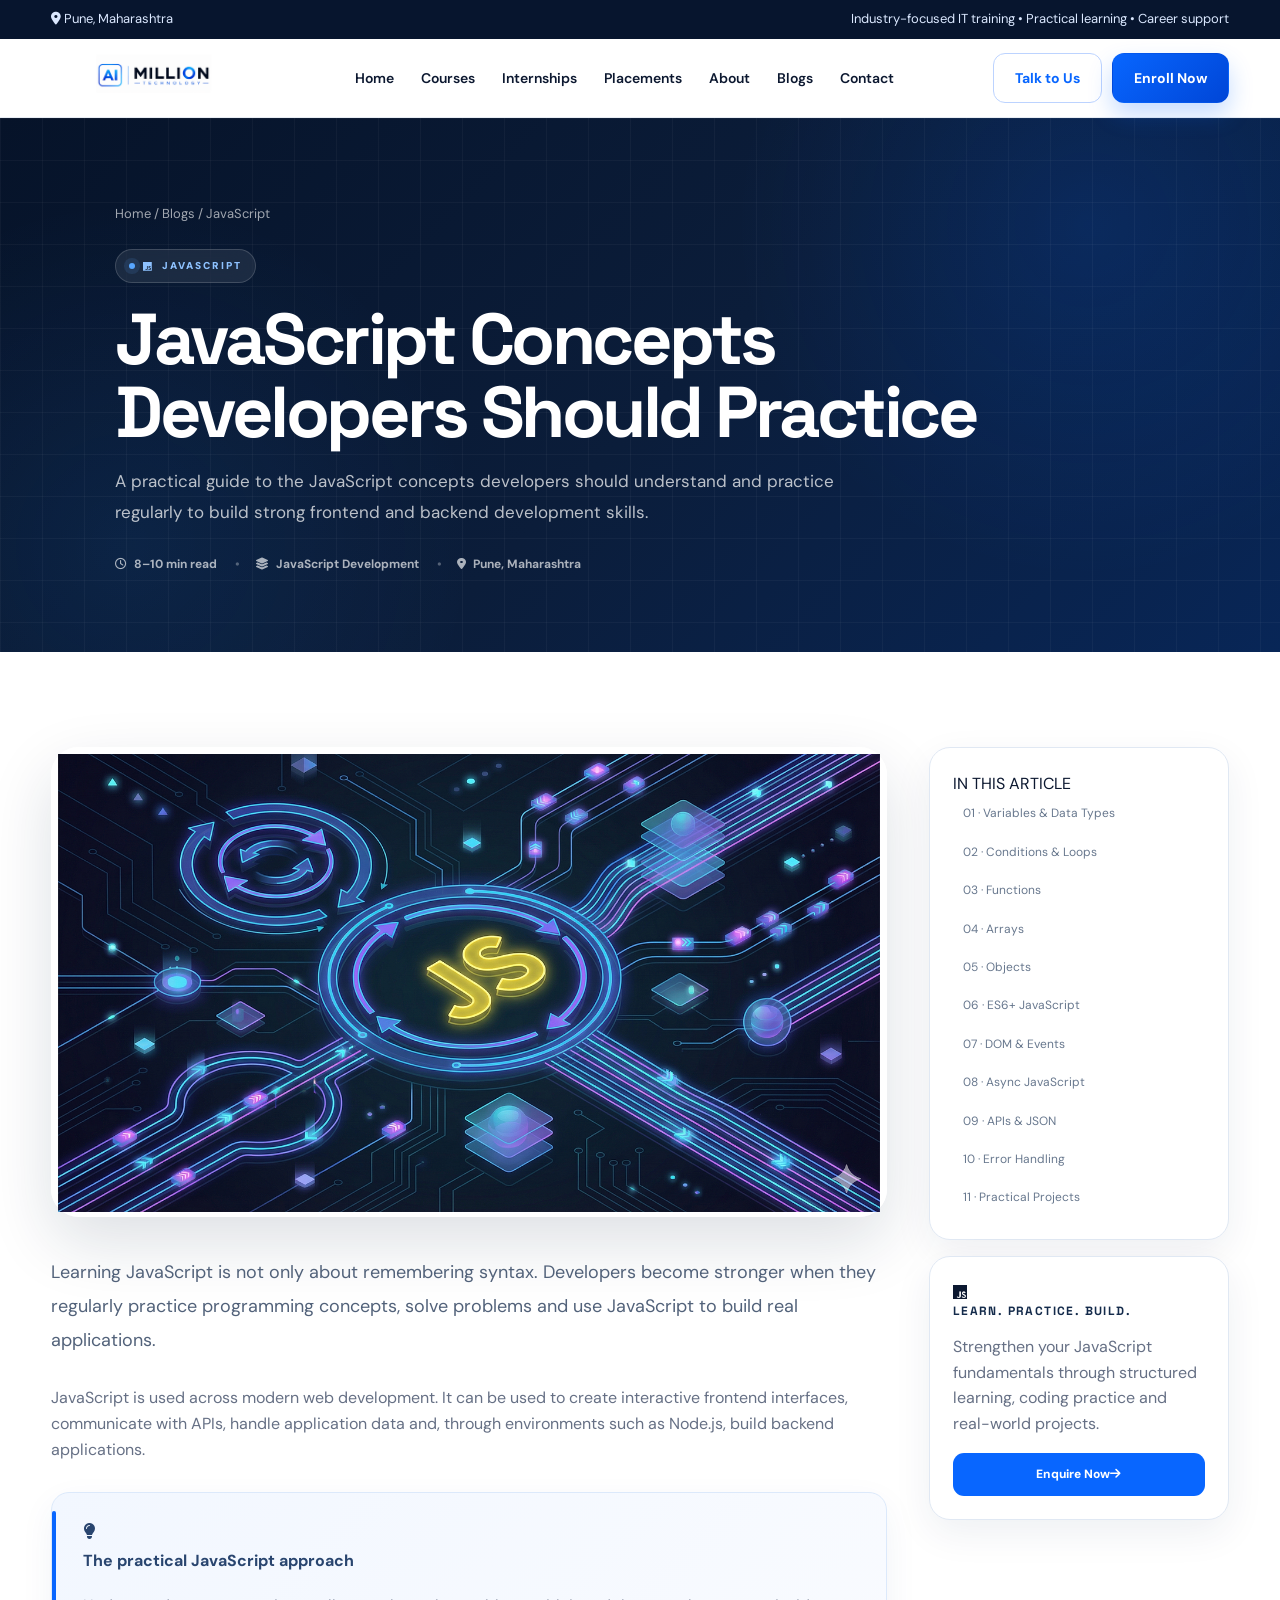
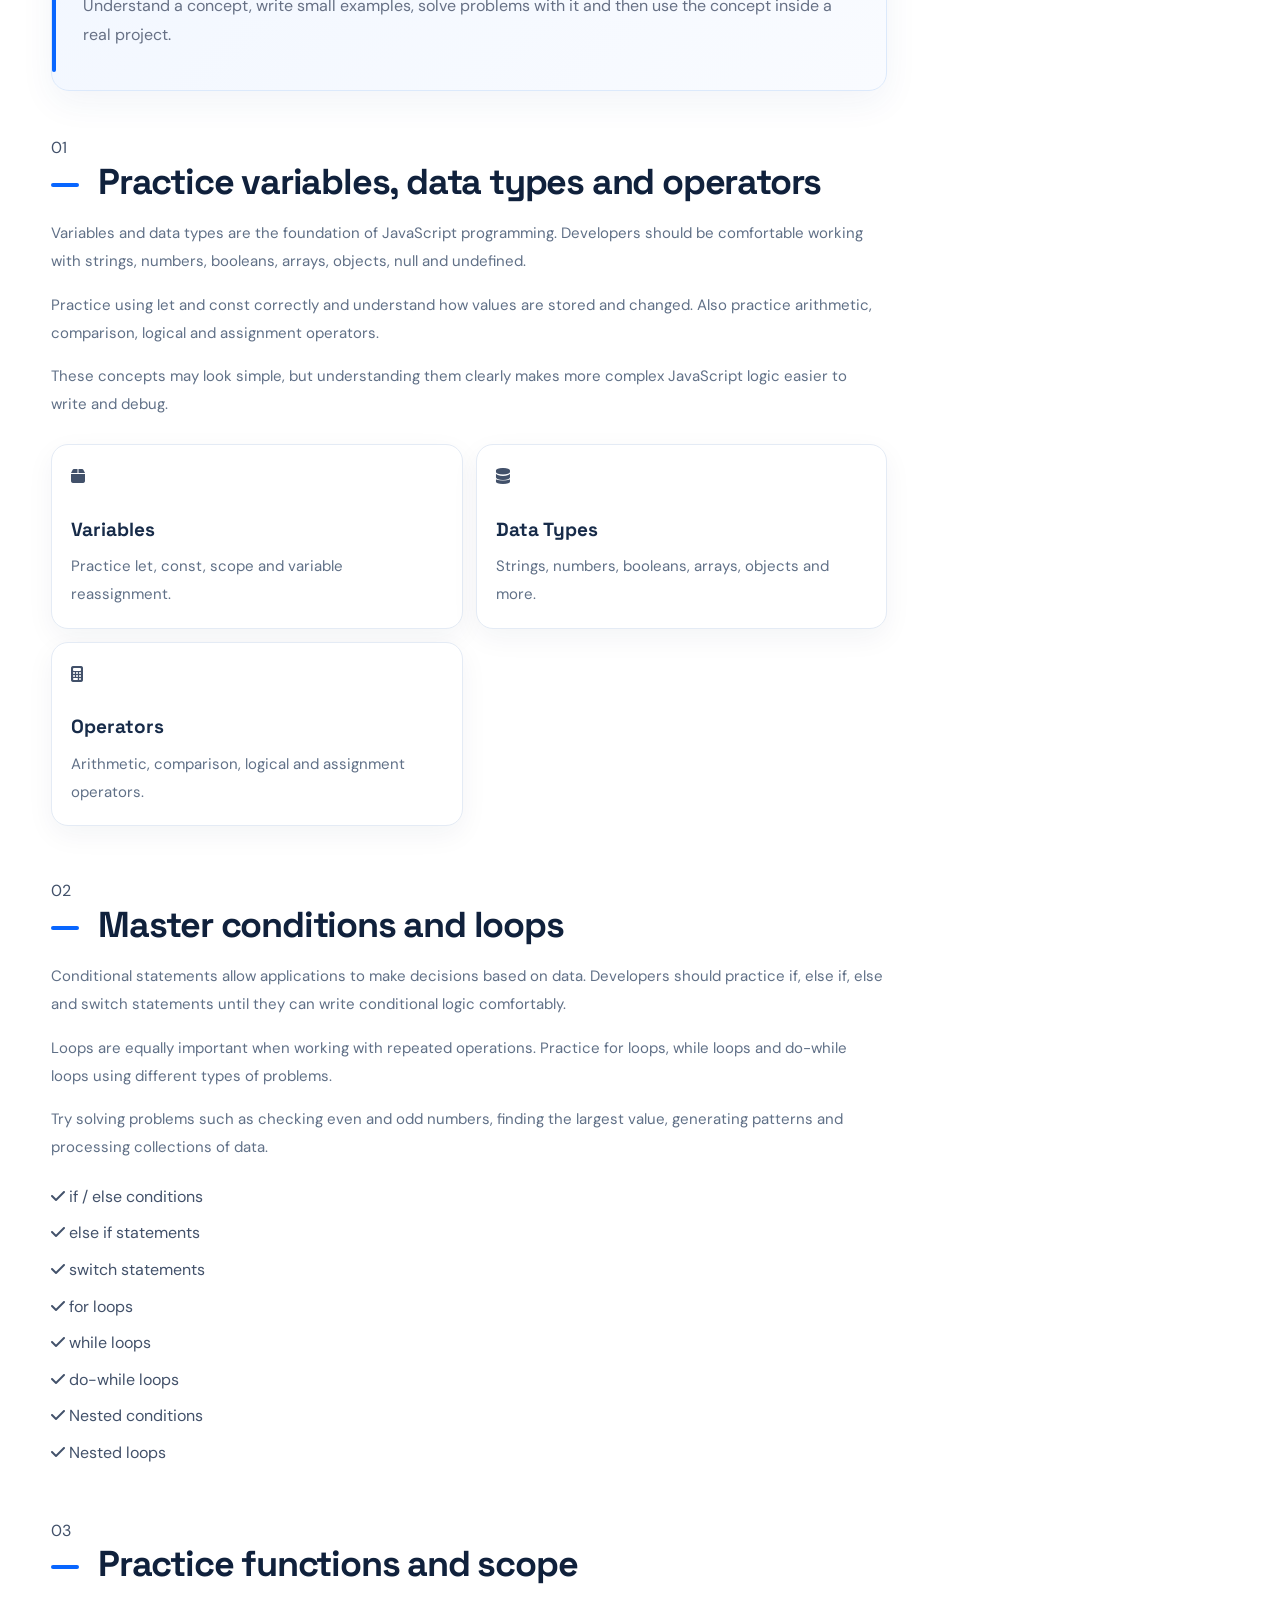
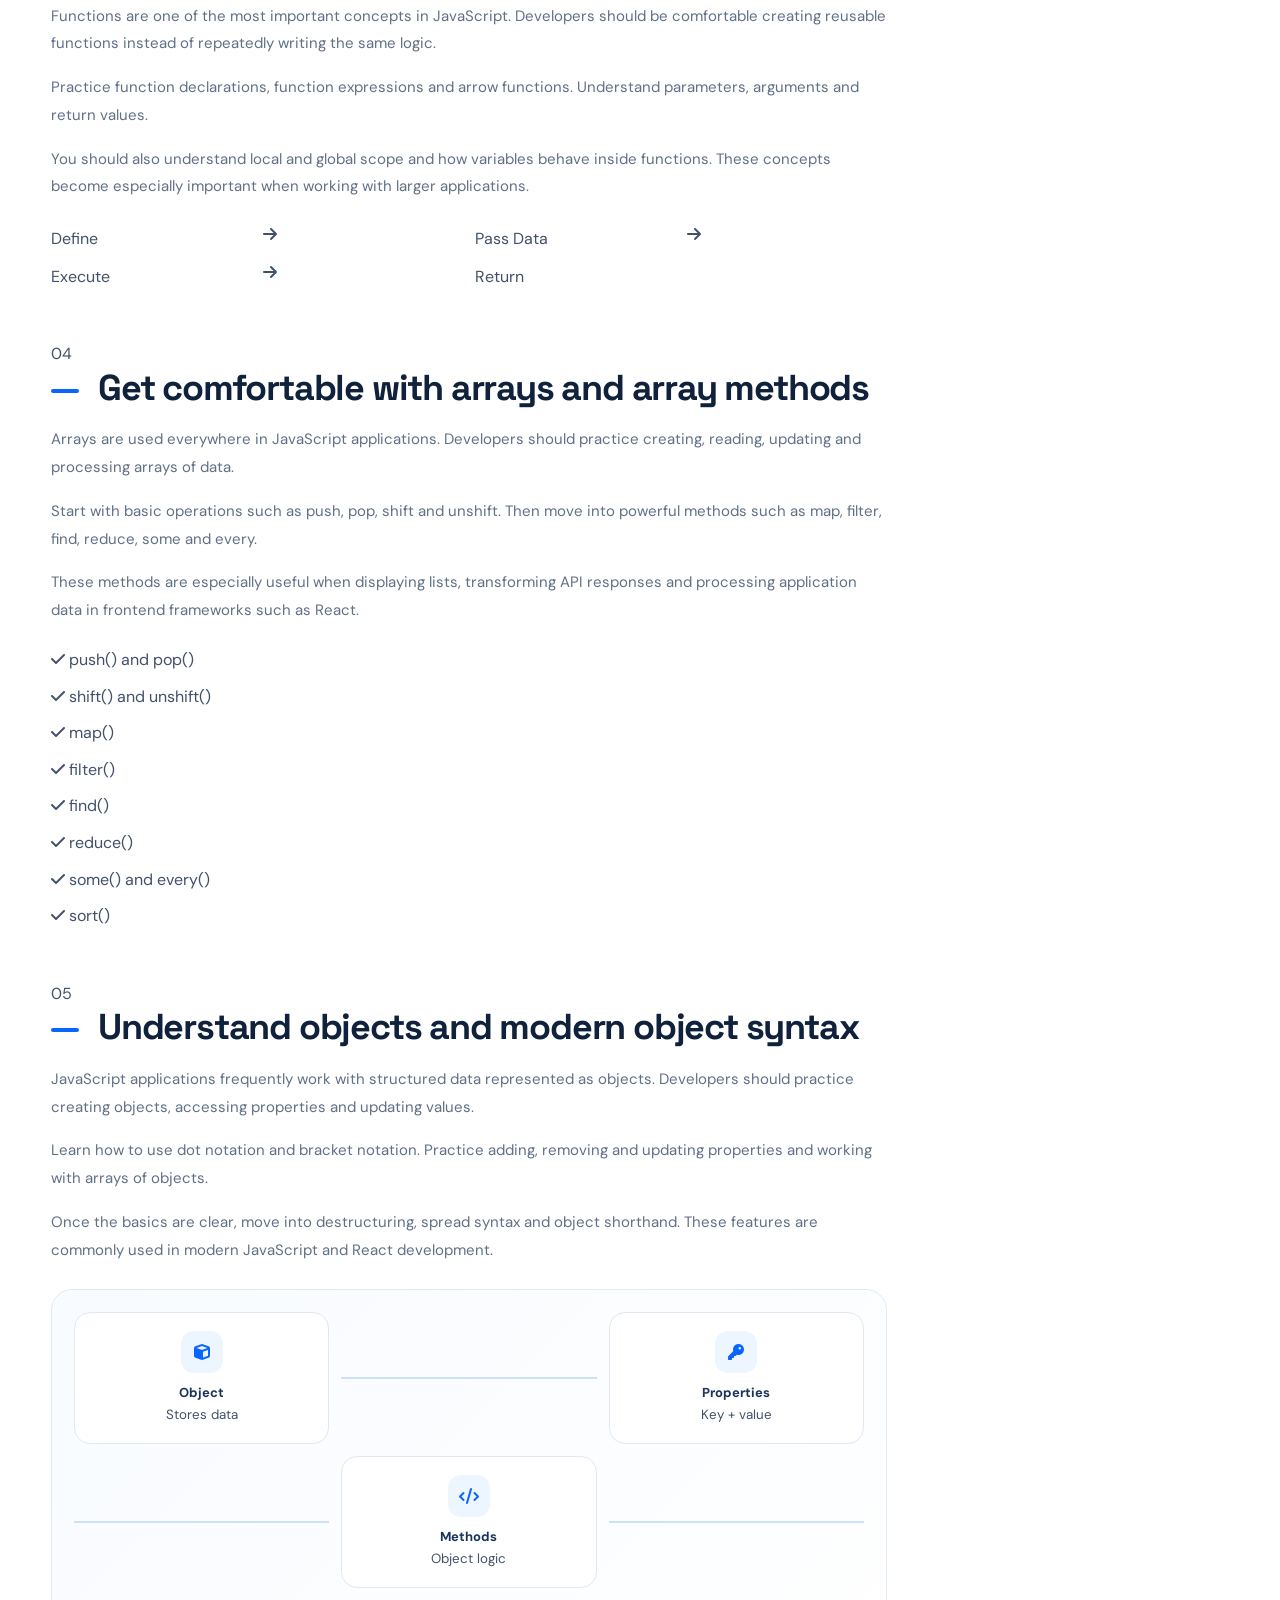
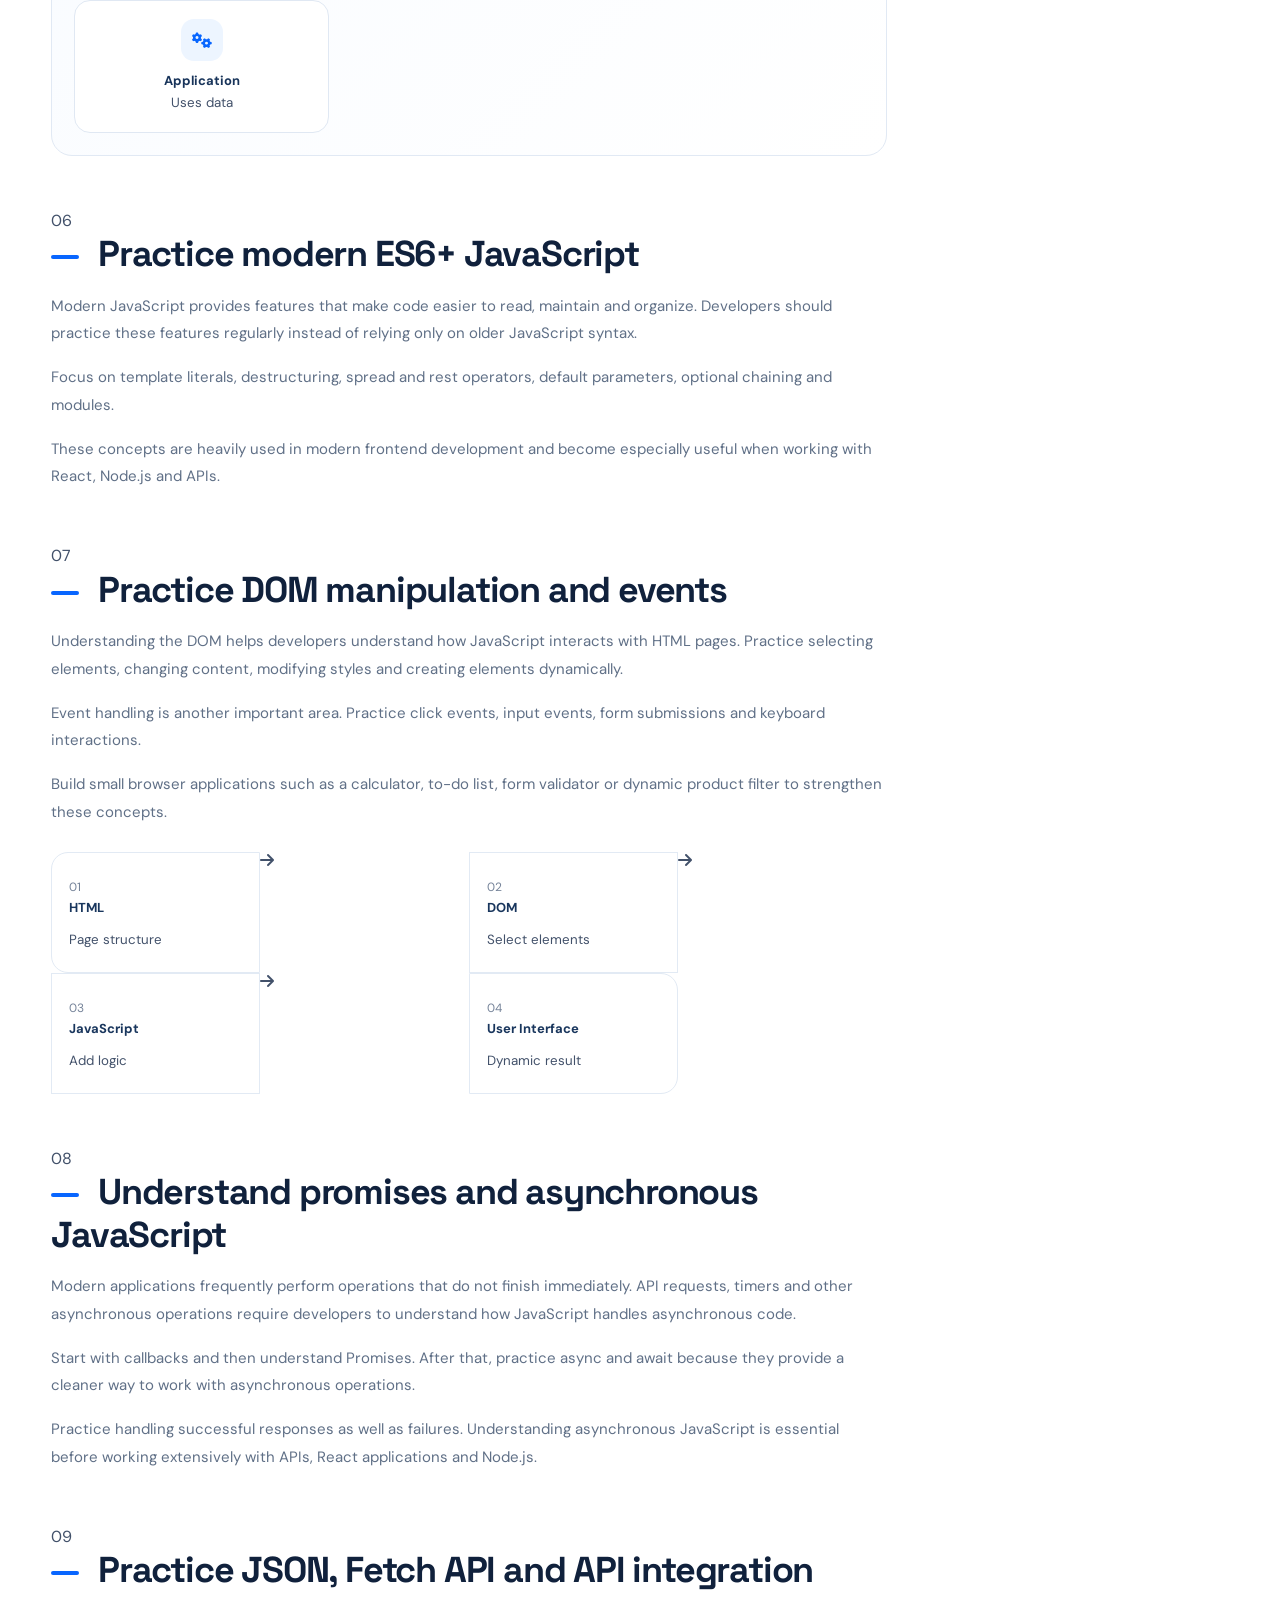
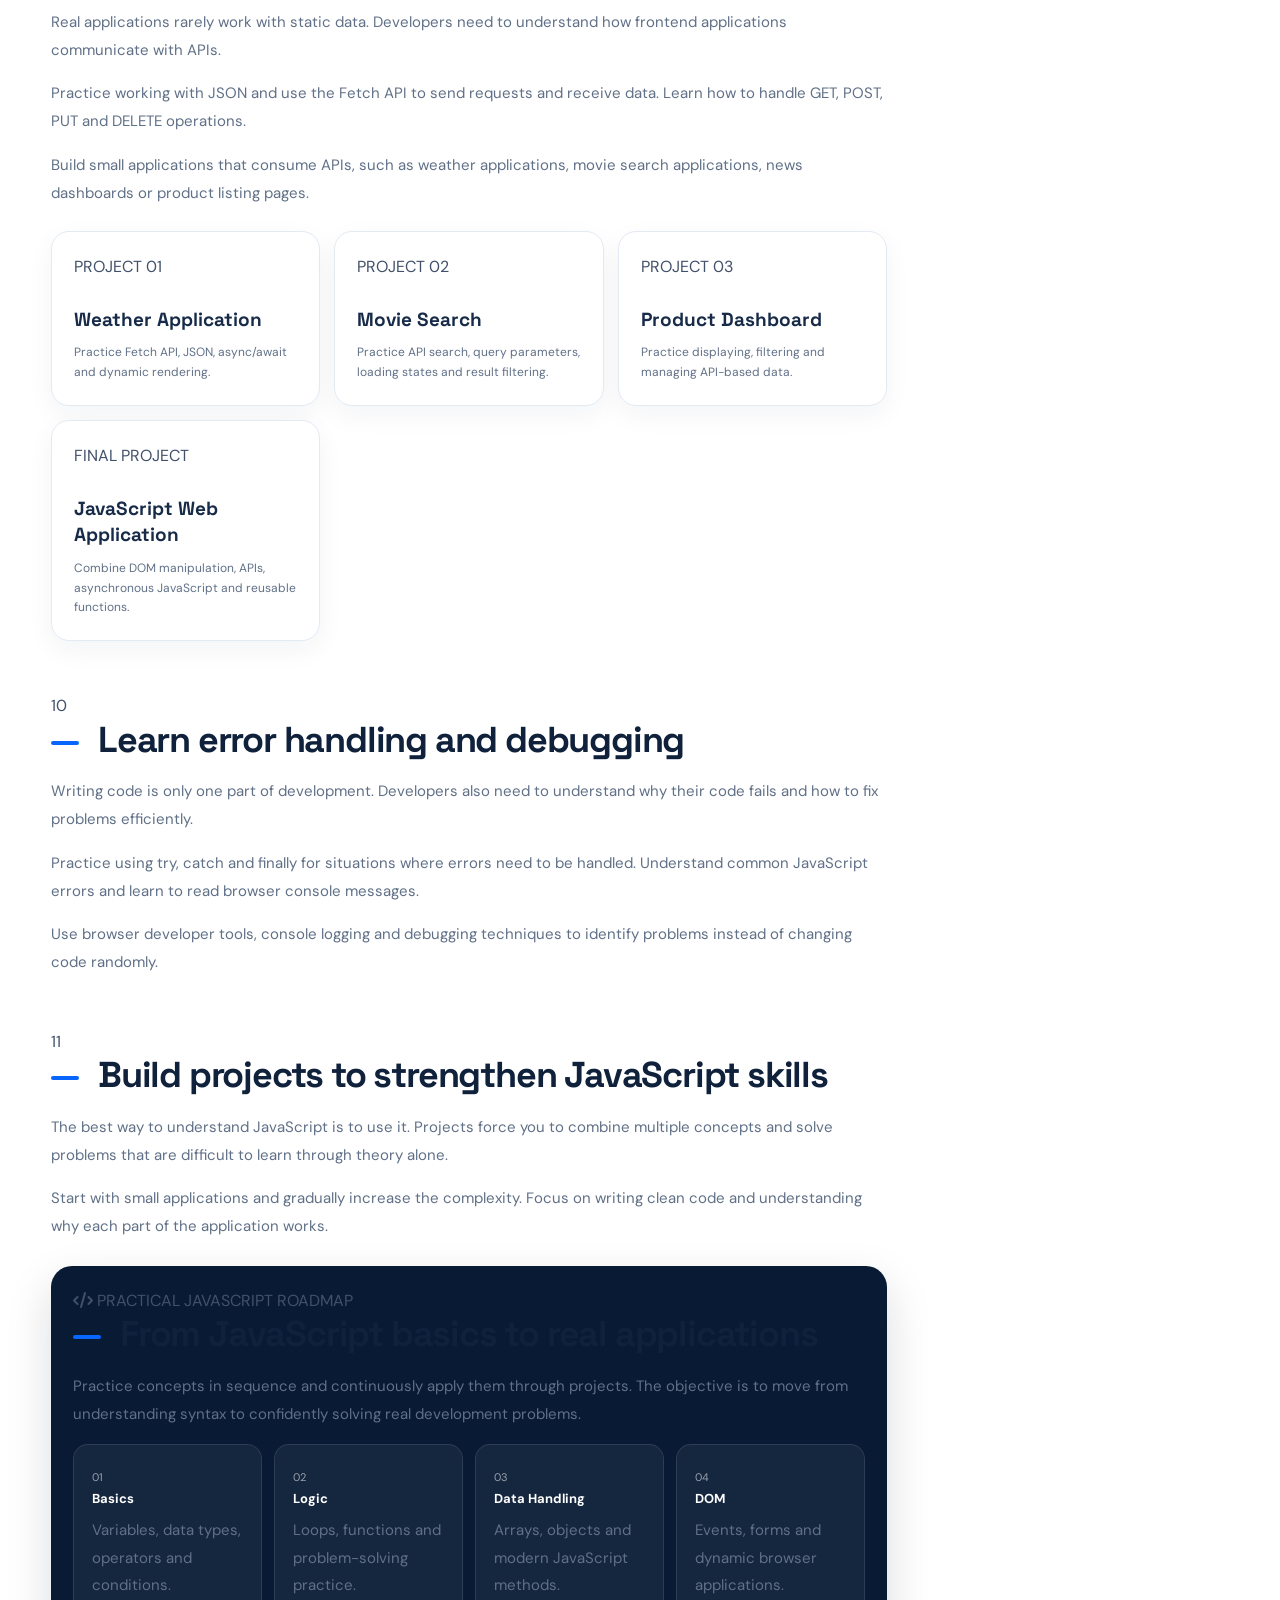
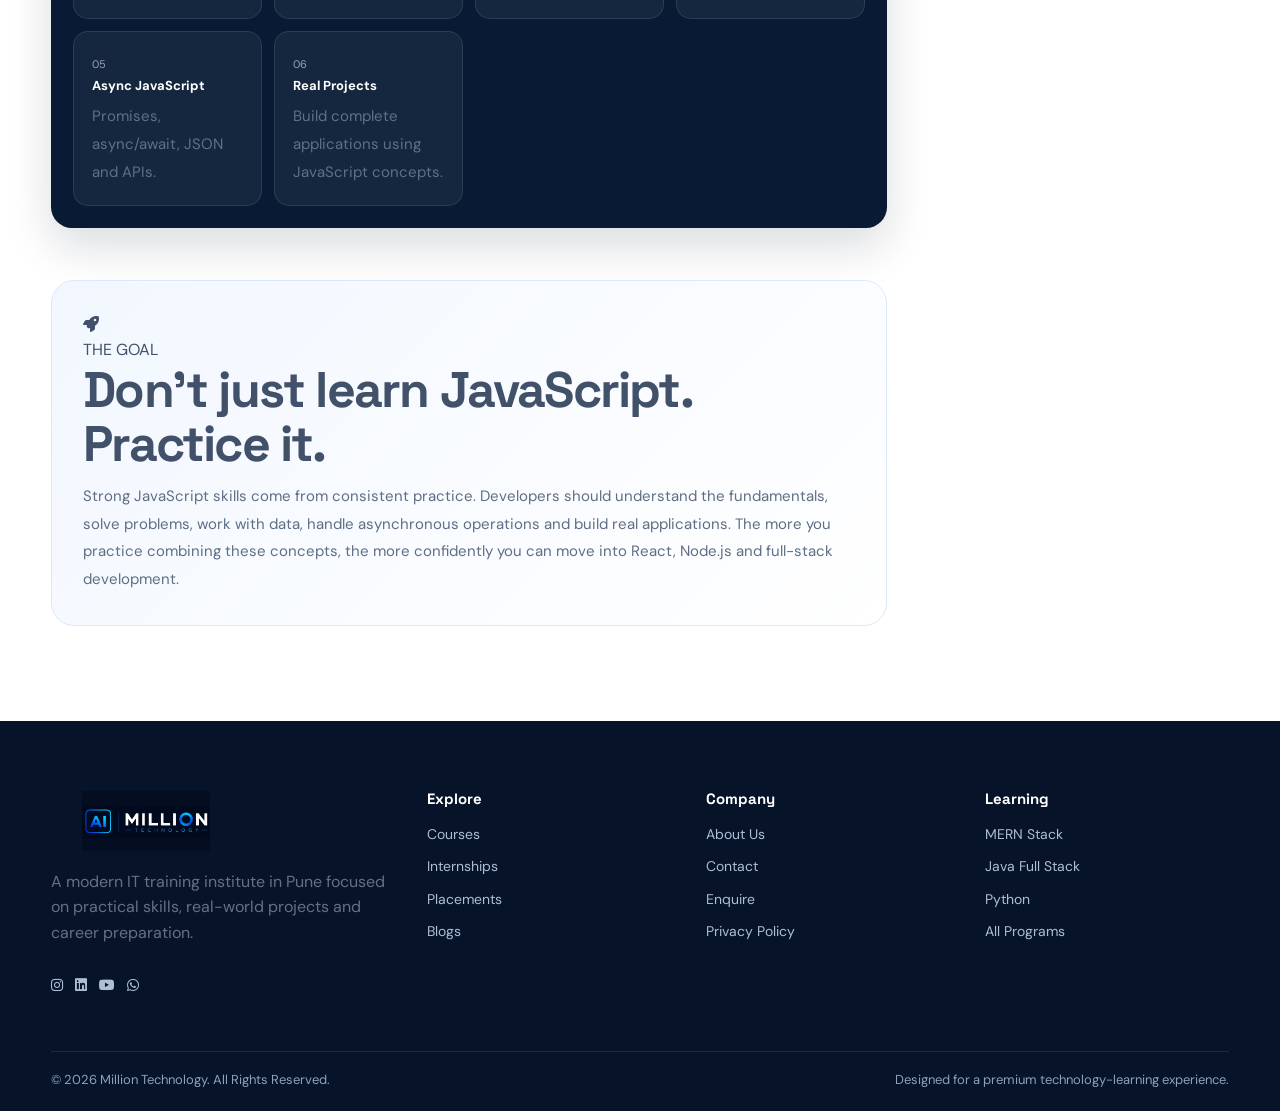
<file: blog-details2.html>
<!doctype html>
<html lang="en">

<head>
    <meta charset="utf-8">
    <meta name="viewport" content="width=device-width,initial-scale=1">

    <meta name="description"
        content="Learn the most important JavaScript concepts developers should practice, including variables, functions, arrays, objects, DOM, ES6+, asynchronous JavaScript, APIs, error handling and real-world projects.">

    <title>JavaScript Concepts Developers Should Practice | Million Technology</title>

    <link rel="stylesheet" href="css/style.css">

    <link rel="stylesheet"
        href="https://cdnjs.cloudflare.com/ajax/libs/font-awesome/6.7.2/css/all.min.css">
</head>

<body>

    <!-- TOPBAR -->

    <div class="topbar">

        <div class="container">

            <span>
                <i class="fa-solid fa-location-dot"></i>
                Pune, Maharashtra
            </span>

            <span>
                Industry-focused IT training • Practical learning • Career support
            </span>

        </div>

    </div>


    <!-- NAVBAR -->

    <header class="navbar">

        <div class="container nav-inner">

            <a href="index.html">

                <img
                    class="nav-logo"
                    src="assets/logo/logo-dark.png"
                    alt="Million Technology logo">

            </a>

            <nav class="nav-links">

                <a data-nav="home" href="index.html">
                    Home
                </a>

                <a data-nav="courses" href="courses.html">
                    Courses
                </a>

                <a data-nav="internships" href="internships.html">
                    Internships
                </a>

                <a data-nav="placements" href="placements.html">
                    Placements
                </a>

                <a data-nav="about" href="about.html">
                    About
                </a>

                <a data-nav="blogs" href="blogs.html">
                    Blogs
                </a>

                <a data-nav="contact" href="contact.html">
                    Contact
                </a>

            </nav>

            <div class="nav-actions">

                <a class="btn btn-outline" href="contact.html">
                    Talk to Us
                </a>

                <a class="btn btn-primary" href="contact.html">
                    Enroll Now
                </a>

                <button
                    class="menu-btn"
                    aria-label="Open menu">

                    <i class="fa-solid fa-bars"></i>

                </button>

            </div>

        </div>


        <nav class="mobile-nav">

            <a href="index.html">Home</a>
            <a href="courses.html">Courses</a>
            <a href="internships.html">Internships</a>
            <a href="placements.html">Placements</a>
            <a href="about.html">About</a>
            <a href="blogs.html">Blogs</a>
            <a href="contact.html">Contact</a>

        </nav>

    </header>


    <!-- MAIN -->

    <main>


        <!-- BLOG HERO -->

        <section class="page-hero">

            <div class="container">

                <div class="breadcrumb">
                    Home / Blogs / JavaScript
                </div>

                <span class="blog-category">

                    <i class="fa-brands fa-js"></i>

                    JAVASCRIPT

                </span>

                <h1>
                    JavaScript Concepts Developers Should Practice
                </h1>

                <p class="muted">

                    A practical guide to the JavaScript concepts developers
                    should understand and practice regularly to build strong
                    frontend and backend development skills.

                </p>

                <div class="blog-meta">

                    <span>
                        <i class="fa-regular fa-clock"></i>
                        8–10 min read
                    </span>

                    <span>
                        <i class="fa-solid fa-layer-group"></i>
                        JavaScript Development
                    </span>

                    <span>
                        <i class="fa-solid fa-location-dot"></i>
                        Pune, Maharashtra
                    </span>

                </div>

            </div>

        </section>


        <!-- BLOG CONTENT -->

        <section class="section">

            <div class="container blog-layout">


                <!-- ARTICLE -->

                <article class="blog-article">


                    <!-- FEATURED IMAGE -->

                    <div class="blog-featured-image">

                        <img
                            src="assets/images/blog2.png"
                            alt="JavaScript concepts developers should practice">

                    </div>


                    <!-- INTRODUCTION -->

                    <p class="article-intro">

                        Learning JavaScript is not only about remembering syntax.
                        Developers become stronger when they regularly practice
                        programming concepts, solve problems and use JavaScript
                        to build real applications.

                    </p>


                    <p class="muted">

                        JavaScript is used across modern web development. It can
                        be used to create interactive frontend interfaces,
                        communicate with APIs, handle application data and,
                        through environments such as Node.js, build backend
                        applications.

                    </p>


                    <!-- PRACTICAL APPROACH -->

                    <div class="article-highlight">

                        <div class="highlight-icon">

                            <i class="fa-solid fa-lightbulb"></i>

                        </div>

                        <div>

                            <strong>
                                The practical JavaScript approach
                            </strong>

                            <p class="muted">

                                Understand a concept, write small examples,
                                solve problems with it and then use the concept
                                inside a real project.

                            </p>

                        </div>

                    </div>


                    <!-- SECTION 01 -->

                    <section class="article-block" id="variables">

                        <span class="section-number">
                            01
                        </span>

                        <h2>
                            Practice variables, data types and operators
                        </h2>

                        <p class="muted">

                            Variables and data types are the foundation of
                            JavaScript programming. Developers should be
                            comfortable working with strings, numbers,
                            booleans, arrays, objects, null and undefined.

                        </p>

                        <p class="muted">

                            Practice using let and const correctly and
                            understand how values are stored and changed.
                            Also practice arithmetic, comparison, logical and
                            assignment operators.

                        </p>

                        <p class="muted">

                            These concepts may look simple, but understanding
                            them clearly makes more complex JavaScript logic
                            easier to write and debug.

                        </p>


                        <div class="topic-grid">

                            <div class="topic-card">

                                <i class="fa-solid fa-box"></i>

                                <h3>
                                    Variables
                                </h3>

                                <p class="muted">
                                    Practice let, const, scope and
                                    variable reassignment.
                                </p>

                            </div>


                            <div class="topic-card">

                                <i class="fa-solid fa-database"></i>

                                <h3>
                                    Data Types
                                </h3>

                                <p class="muted">
                                    Strings, numbers, booleans,
                                    arrays, objects and more.
                                </p>

                            </div>


                            <div class="topic-card">

                                <i class="fa-solid fa-calculator"></i>

                                <h3>
                                    Operators
                                </h3>

                                <p class="muted">
                                    Arithmetic, comparison, logical
                                    and assignment operators.
                                </p>

                            </div>

                        </div>

                    </section>


                    <!-- SECTION 02 -->

                    <section class="article-block" id="conditions">

                        <span class="section-number">
                            02
                        </span>

                        <h2>
                            Master conditions and loops
                        </h2>

                        <p class="muted">

                            Conditional statements allow applications to make
                            decisions based on data. Developers should practice
                            if, else if, else and switch statements until they
                            can write conditional logic comfortably.

                        </p>

                        <p class="muted">

                            Loops are equally important when working with
                            repeated operations. Practice for loops, while
                            loops and do-while loops using different types of
                            problems.

                        </p>

                        <p class="muted">

                            Try solving problems such as checking even and odd
                            numbers, finding the largest value, generating
                            patterns and processing collections of data.

                        </p>


                        <div class="feature-list">

                            <div>
                                <i class="fa-solid fa-check"></i>
                                if / else conditions
                            </div>

                            <div>
                                <i class="fa-solid fa-check"></i>
                                else if statements
                            </div>

                            <div>
                                <i class="fa-solid fa-check"></i>
                                switch statements
                            </div>

                            <div>
                                <i class="fa-solid fa-check"></i>
                                for loops
                            </div>

                            <div>
                                <i class="fa-solid fa-check"></i>
                                while loops
                            </div>

                            <div>
                                <i class="fa-solid fa-check"></i>
                                do-while loops
                            </div>

                            <div>
                                <i class="fa-solid fa-check"></i>
                                Nested conditions
                            </div>

                            <div>
                                <i class="fa-solid fa-check"></i>
                                Nested loops
                            </div>

                        </div>

                    </section>


                    <!-- SECTION 03 -->

                    <section class="article-block" id="functions">

                        <span class="section-number">
                            03
                        </span>

                        <h2>
                            Practice functions and scope
                        </h2>

                        <p class="muted">

                            Functions are one of the most important concepts in
                            JavaScript. Developers should be comfortable
                            creating reusable functions instead of repeatedly
                            writing the same logic.

                        </p>

                        <p class="muted">

                            Practice function declarations, function
                            expressions and arrow functions. Understand
                            parameters, arguments and return values.

                        </p>

                        <p class="muted">

                            You should also understand local and global scope
                            and how variables behave inside functions. These
                            concepts become especially important when working
                            with larger applications.

                        </p>


                        <div class="learning-flow">

                            <span>
                                Define
                            </span>

                            <i class="fa-solid fa-arrow-right"></i>

                            <span>
                                Pass Data
                            </span>

                            <i class="fa-solid fa-arrow-right"></i>

                            <span>
                                Execute
                            </span>

                            <i class="fa-solid fa-arrow-right"></i>

                            <span>
                                Return
                            </span>

                        </div>

                    </section>


                    <!-- SECTION 04 -->

                    <section class="article-block" id="arrays">

                        <span class="section-number">
                            04
                        </span>

                        <h2>
                            Get comfortable with arrays and array methods
                        </h2>

                        <p class="muted">

                            Arrays are used everywhere in JavaScript
                            applications. Developers should practice creating,
                            reading, updating and processing arrays of data.

                        </p>

                        <p class="muted">

                            Start with basic operations such as push, pop,
                            shift and unshift. Then move into powerful methods
                            such as map, filter, find, reduce, some and every.

                        </p>

                        <p class="muted">

                            These methods are especially useful when displaying
                            lists, transforming API responses and processing
                            application data in frontend frameworks such as
                            React.

                        </p>


                        <div class="feature-list">

                            <div>
                                <i class="fa-solid fa-check"></i>
                                push() and pop()
                            </div>

                            <div>
                                <i class="fa-solid fa-check"></i>
                                shift() and unshift()
                            </div>

                            <div>
                                <i class="fa-solid fa-check"></i>
                                map()
                            </div>

                            <div>
                                <i class="fa-solid fa-check"></i>
                                filter()
                            </div>

                            <div>
                                <i class="fa-solid fa-check"></i>
                                find()
                            </div>

                            <div>
                                <i class="fa-solid fa-check"></i>
                                reduce()
                            </div>

                            <div>
                                <i class="fa-solid fa-check"></i>
                                some() and every()
                            </div>

                            <div>
                                <i class="fa-solid fa-check"></i>
                                sort()
                            </div>

                        </div>

                    </section>


                    <!-- SECTION 05 -->

                    <section class="article-block" id="objects">

                        <span class="section-number">
                            05
                        </span>

                        <h2>
                            Understand objects and modern object syntax
                        </h2>

                        <p class="muted">

                            JavaScript applications frequently work with
                            structured data represented as objects. Developers
                            should practice creating objects, accessing
                            properties and updating values.

                        </p>

                        <p class="muted">

                            Learn how to use dot notation and bracket notation.
                            Practice adding, removing and updating properties
                            and working with arrays of objects.

                        </p>

                        <p class="muted">

                            Once the basics are clear, move into destructuring,
                            spread syntax and object shorthand. These features
                            are commonly used in modern JavaScript and React
                            development.

                        </p>


                        <div class="architecture">

                            <div class="architecture-item">

                                <div class="architecture-icon">
                                    <i class="fa-solid fa-cube"></i>
                                </div>

                                <strong>
                                    Object
                                </strong>

                                <small>
                                    Stores data
                                </small>

                            </div>


                            <div class="architecture-line"></div>


                            <div class="architecture-item">

                                <div class="architecture-icon">
                                    <i class="fa-solid fa-key"></i>
                                </div>

                                <strong>
                                    Properties
                                </strong>

                                <small>
                                    Key + value
                                </small>

                            </div>


                            <div class="architecture-line"></div>


                            <div class="architecture-item">

                                <div class="architecture-icon">
                                    <i class="fa-solid fa-code"></i>
                                </div>

                                <strong>
                                    Methods
                                </strong>

                                <small>
                                    Object logic
                                </small>

                            </div>


                            <div class="architecture-line"></div>


                            <div class="architecture-item">

                                <div class="architecture-icon">
                                    <i class="fa-solid fa-gears"></i>
                                </div>

                                <strong>
                                    Application
                                </strong>

                                <small>
                                    Uses data
                                </small>

                            </div>

                        </div>

                    </section>


                    <!-- SECTION 06 -->

                    <section class="article-block" id="es6">

                        <span class="section-number">
                            06
                        </span>

                        <h2>
                            Practice modern ES6+ JavaScript
                        </h2>

                        <p class="muted">

                            Modern JavaScript provides features that make code
                            easier to read, maintain and organize. Developers
                            should practice these features regularly instead
                            of relying only on older JavaScript syntax.

                        </p>

                        <p class="muted">

                            Focus on template literals, destructuring,
                            spread and rest operators, default parameters,
                            optional chaining and modules.

                        </p>

                        <p class="muted">

                            These concepts are heavily used in modern frontend
                            development and become especially useful when
                            working with React, Node.js and APIs.

                        </p>

                    </section>


                    <!-- SECTION 07 -->

                    <section class="article-block" id="dom">

                        <span class="section-number">
                            07
                        </span>

                        <h2>
                            Practice DOM manipulation and events
                        </h2>

                        <p class="muted">

                            Understanding the DOM helps developers understand
                            how JavaScript interacts with HTML pages. Practice
                            selecting elements, changing content, modifying
                            styles and creating elements dynamically.

                        </p>

                        <p class="muted">

                            Event handling is another important area. Practice
                            click events, input events, form submissions and
                            keyboard interactions.

                        </p>

                        <p class="muted">

                            Build small browser applications such as a
                            calculator, to-do list, form validator or dynamic
                            product filter to strengthen these concepts.

                        </p>


                        <div class="stack-flow">

                            <div class="flow-card">

                                <span>
                                    01
                                </span>

                                <strong>
                                    HTML
                                </strong>

                                <small>
                                    Page structure
                                </small>

                            </div>


                            <i class="fa-solid fa-arrow-right"></i>


                            <div class="flow-card">

                                <span>
                                    02
                                </span>

                                <strong>
                                    DOM
                                </strong>

                                <small>
                                    Select elements
                                </small>

                            </div>


                            <i class="fa-solid fa-arrow-right"></i>


                            <div class="flow-card">

                                <span>
                                    03
                                </span>

                                <strong>
                                    JavaScript
                                </strong>

                                <small>
                                    Add logic
                                </small>

                            </div>


                            <i class="fa-solid fa-arrow-right"></i>


                            <div class="flow-card">

                                <span>
                                    04
                                </span>

                                <strong>
                                    User Interface
                                </strong>

                                <small>
                                    Dynamic result
                                </small>

                            </div>

                        </div>

                    </section>


                    <!-- SECTION 08 -->

                    <section class="article-block" id="async">

                        <span class="section-number">
                            08
                        </span>

                        <h2>
                            Understand promises and asynchronous JavaScript
                        </h2>

                        <p class="muted">

                            Modern applications frequently perform operations
                            that do not finish immediately. API requests,
                            timers and other asynchronous operations require
                            developers to understand how JavaScript handles
                            asynchronous code.

                        </p>

                        <p class="muted">

                            Start with callbacks and then understand Promises.
                            After that, practice async and await because they
                            provide a cleaner way to work with asynchronous
                            operations.

                        </p>

                        <p class="muted">

                            Practice handling successful responses as well as
                            failures. Understanding asynchronous JavaScript is
                            essential before working extensively with APIs,
                            React applications and Node.js.

                        </p>

                    </section>


                    <!-- SECTION 09 -->

                    <section class="article-block" id="apis">

                        <span class="section-number">
                            09
                        </span>

                        <h2>
                            Practice JSON, Fetch API and API integration
                        </h2>

                        <p class="muted">

                            Real applications rarely work with static data.
                            Developers need to understand how frontend
                            applications communicate with APIs.

                        </p>

                        <p class="muted">

                            Practice working with JSON and use the Fetch API
                            to send requests and receive data. Learn how to
                            handle GET, POST, PUT and DELETE operations.

                        </p>

                        <p class="muted">

                            Build small applications that consume APIs, such
                            as weather applications, movie search applications,
                            news dashboards or product listing pages.

                        </p>


                        <div class="project-grid">

                            <div class="project-card">

                                <span>
                                    PROJECT 01
                                </span>

                                <h3>
                                    Weather Application
                                </h3>

                                <p class="muted">

                                    Practice Fetch API, JSON,
                                    async/await and dynamic rendering.

                                </p>

                            </div>


                            <div class="project-card">

                                <span>
                                    PROJECT 02
                                </span>

                                <h3>
                                    Movie Search
                                </h3>

                                <p class="muted">

                                    Practice API search, query parameters,
                                    loading states and result filtering.

                                </p>

                            </div>


                            <div class="project-card">

                                <span>
                                    PROJECT 03
                                </span>

                                <h3>
                                    Product Dashboard
                                </h3>

                                <p class="muted">

                                    Practice displaying, filtering and
                                    managing API-based data.

                                </p>

                            </div>


                            <div class="project-card">

                                <span>
                                    FINAL PROJECT
                                </span>

                                <h3>
                                    JavaScript Web Application
                                </h3>

                                <p class="muted">

                                    Combine DOM manipulation, APIs,
                                    asynchronous JavaScript and reusable
                                    functions.

                                </p>

                            </div>

                        </div>

                    </section>


                    <!-- SECTION 10 -->

                    <section class="article-block" id="errors">

                        <span class="section-number">
                            10
                        </span>

                        <h2>
                            Learn error handling and debugging
                        </h2>

                        <p class="muted">

                            Writing code is only one part of development.
                            Developers also need to understand why their code
                            fails and how to fix problems efficiently.

                        </p>

                        <p class="muted">

                            Practice using try, catch and finally for
                            situations where errors need to be handled.
                            Understand common JavaScript errors and learn to
                            read browser console messages.

                        </p>

                        <p class="muted">

                            Use browser developer tools, console logging and
                            debugging techniques to identify problems instead
                            of changing code randomly.

                        </p>

                    </section>


                    <!-- SECTION 11 -->

                    <section class="article-block" id="projects">

                        <span class="section-number">
                            11
                        </span>

                        <h2>
                            Build projects to strengthen JavaScript skills
                        </h2>

                        <p class="muted">

                            The best way to understand JavaScript is to use it.
                            Projects force you to combine multiple concepts and
                            solve problems that are difficult to learn through
                            theory alone.

                        </p>

                        <p class="muted">

                            Start with small applications and gradually
                            increase the complexity. Focus on writing clean
                            code and understanding why each part of the
                            application works.

                        </p>


                        <div class="roadmap">

                            <span class="roadmap-label">

                                <i class="fa-solid fa-code"></i>

                                PRACTICAL JAVASCRIPT ROADMAP

                            </span>

                            <h2>
                                From JavaScript basics to real applications
                            </h2>

                            <p class="muted">

                                Practice concepts in sequence and continuously
                                apply them through projects. The objective is
                                to move from understanding syntax to confidently
                                solving real development problems.

                            </p>


                            <div class="roadmap-grid">

                                <div class="roadmap-item">

                                    <span>
                                        01
                                    </span>

                                    <div>

                                        <strong>
                                            Basics
                                        </strong>

                                        <p class="muted">
                                            Variables, data types,
                                            operators and conditions.
                                        </p>

                                    </div>

                                </div>


                                <div class="roadmap-item">

                                    <span>
                                        02
                                    </span>

                                    <div>

                                        <strong>
                                            Logic
                                        </strong>

                                        <p class="muted">
                                            Loops, functions and
                                            problem-solving practice.
                                        </p>

                                    </div>

                                </div>


                                <div class="roadmap-item">

                                    <span>
                                        03
                                    </span>

                                    <div>

                                        <strong>
                                            Data Handling
                                        </strong>

                                        <p class="muted">
                                            Arrays, objects and
                                            modern JavaScript methods.
                                        </p>

                                    </div>

                                </div>


                                <div class="roadmap-item">

                                    <span>
                                        04
                                    </span>

                                    <div>

                                        <strong>
                                            DOM
                                        </strong>

                                        <p class="muted">
                                            Events, forms and dynamic
                                            browser applications.
                                        </p>

                                    </div>

                                </div>


                                <div class="roadmap-item">

                                    <span>
                                        05
                                    </span>

                                    <div>

                                        <strong>
                                            Async JavaScript
                                        </strong>

                                        <p class="muted">
                                            Promises, async/await,
                                            JSON and APIs.
                                        </p>

                                    </div>

                                </div>


                                <div class="roadmap-item">

                                    <span>
                                        06
                                    </span>

                                    <div>

                                        <strong>
                                            Real Projects
                                        </strong>

                                        <p class="muted">
                                            Build complete applications
                                            using JavaScript concepts.
                                        </p>

                                    </div>

                                </div>

                            </div>

                        </div>

                    </section>


                    <!-- CONCLUSION -->

                    <section class="article-conclusion">

                        <div class="conclusion-icon">

                            <i class="fa-solid fa-rocket"></i>

                        </div>

                        <div>

                            <span>
                                THE GOAL
                            </span>

                            <h2>
                                Don't just learn JavaScript. Practice it.
                            </h2>

                            <p>

                                Strong JavaScript skills come from consistent
                                practice. Developers should understand the
                                fundamentals, solve problems, work with data,
                                handle asynchronous operations and build real
                                applications. The more you practice combining
                                these concepts, the more confidently you can
                                move into React, Node.js and full-stack
                                development.

                            </p>

                        </div>

                    </section>


                </article>


                <!-- SIDEBAR -->

                <aside class="blog-sidebar">


                    <div class="sidebar-card">

                        <span class="sidebar-label">
                            IN THIS ARTICLE
                        </span>

                        <nav class="article-navigation">

                            <a href="#variables">
                                01 · Variables & Data Types
                            </a>

                            <a href="#conditions">
                                02 · Conditions & Loops
                            </a>

                            <a href="#functions">
                                03 · Functions
                            </a>

                            <a href="#arrays">
                                04 · Arrays
                            </a>

                            <a href="#objects">
                                05 · Objects
                            </a>

                            <a href="#es6">
                                06 · ES6+ JavaScript
                            </a>

                            <a href="#dom">
                                07 · DOM & Events
                            </a>

                            <a href="#async">
                                08 · Async JavaScript
                            </a>

                            <a href="#apis">
                                09 · APIs & JSON
                            </a>

                            <a href="#errors">
                                10 · Error Handling
                            </a>

                            <a href="#projects">
                                11 · Practical Projects
                            </a>

                        </nav>

                    </div>


                    <div class="sidebar-card">

                        <div class="sidebar-icon">

                            <i class="fa-brands fa-js"></i>

                        </div>

                        <h3>
                            Learn. Practice. Build.
                        </h3>

                        <p class="muted">

                            Strengthen your JavaScript fundamentals through
                            structured learning, coding practice and
                            real-world projects.

                        </p>

                        <a
                            href="contact.html"
                            class="sidebar-button">

                            Enquire Now

                            <i class="fa-solid fa-arrow-right"></i>

                        </a>

                    </div>


                </aside>

            </div>

        </section>

    </main>


    <!-- FOOTER -->

    <footer class="footer">

        <div class="container">

            <div class="footer-grid">


                <div>

                    <img
                        class="footer-logo"
                        src="assets/logo/logo-light.png"
                        alt="Million Technology logo">

                    <p class="muted">

                        A modern IT training institute in Pune focused on
                        practical skills, real-world projects and career
                        preparation.

                    </p>

                    <div style="display:flex;gap:12px;margin-top:18px">

                        <a href="#">
                            <i class="fa-brands fa-instagram"></i>
                        </a>

                        <a href="#">
                            <i class="fa-brands fa-linkedin"></i>
                        </a>

                        <a href="#">
                            <i class="fa-brands fa-youtube"></i>
                        </a>

                        <a href="#">
                            <i class="fa-brands fa-whatsapp"></i>
                        </a>

                    </div>

                </div>


                <div>

                    <h4>
                        Explore
                    </h4>

                    <a href="courses.html">
                        Courses
                    </a>

                    <a href="internships.html">
                        Internships
                    </a>

                    <a href="placements.html">
                        Placements
                    </a>

                    <a href="blogs.html">
                        Blogs
                    </a>

                </div>


                <div>

                    <h4>
                        Company
                    </h4>

                    <a href="about.html">
                        About Us
                    </a>

                    <a href="contact.html">
                        Contact
                    </a>

                    <a href="contact.html">
                        Enquire
                    </a>

                    <a href="#">
                        Privacy Policy
                    </a>

                </div>


                <div>

                    <h4>
                        Learning
                    </h4>

                    <a href="course-details.html?course=Full%20Stack%20Web%20Development%20(MERN)">
                        MERN Stack
                    </a>

                    <a href="course-details.html?course=Java%20Full%20Stack">
                        Java Full Stack
                    </a>

                    <a href="course-details.html?course=Python%20Programming">
                        Python
                    </a>

                    <a href="course-details.html">
                        All Programs
                    </a>

                </div>

            </div>


            <div class="footer-bottom">

                <span>
                    © <span data-year></span>
                    Million Technology.
                    All Rights Reserved.
                </span>

                <span>
                    Designed for a premium technology-learning experience.
                </span>

            </div>

        </div>

    </footer>


    <script src="js/main.js"></script>

</body>

</html>
</file>
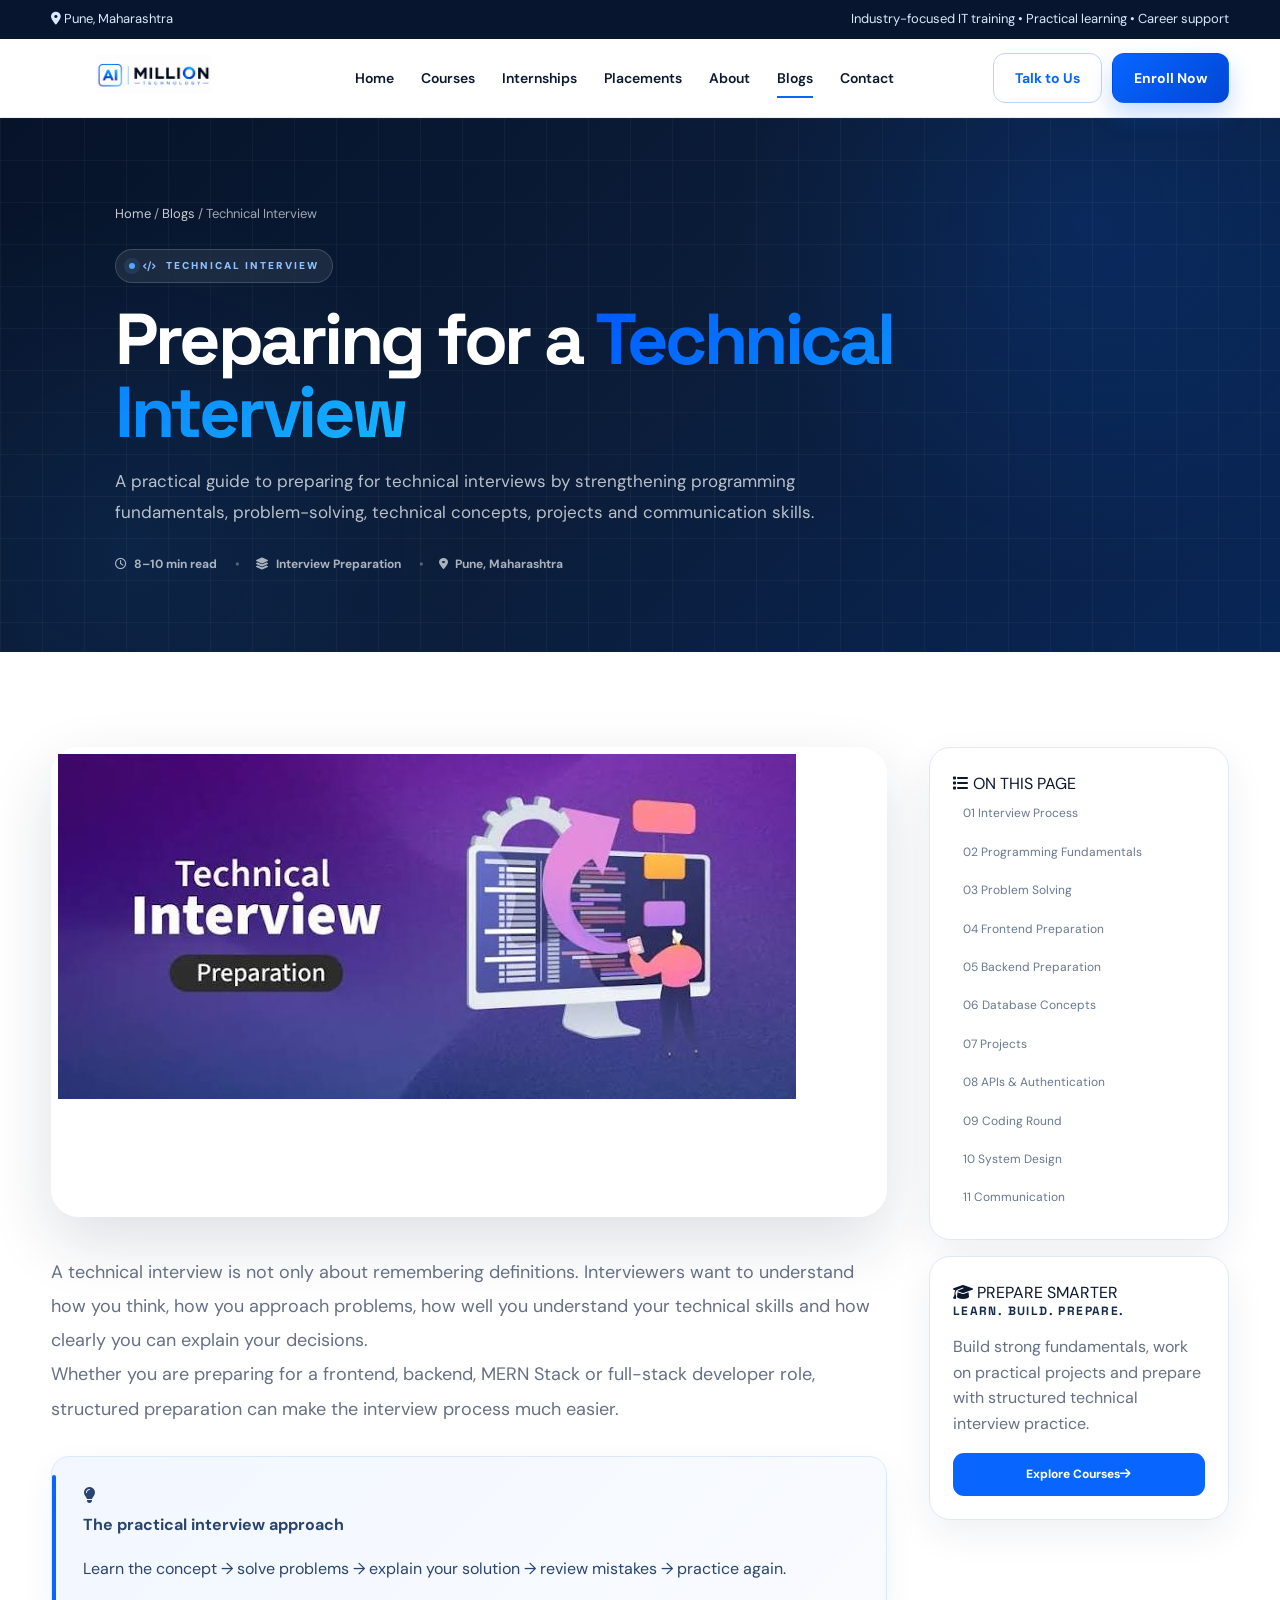
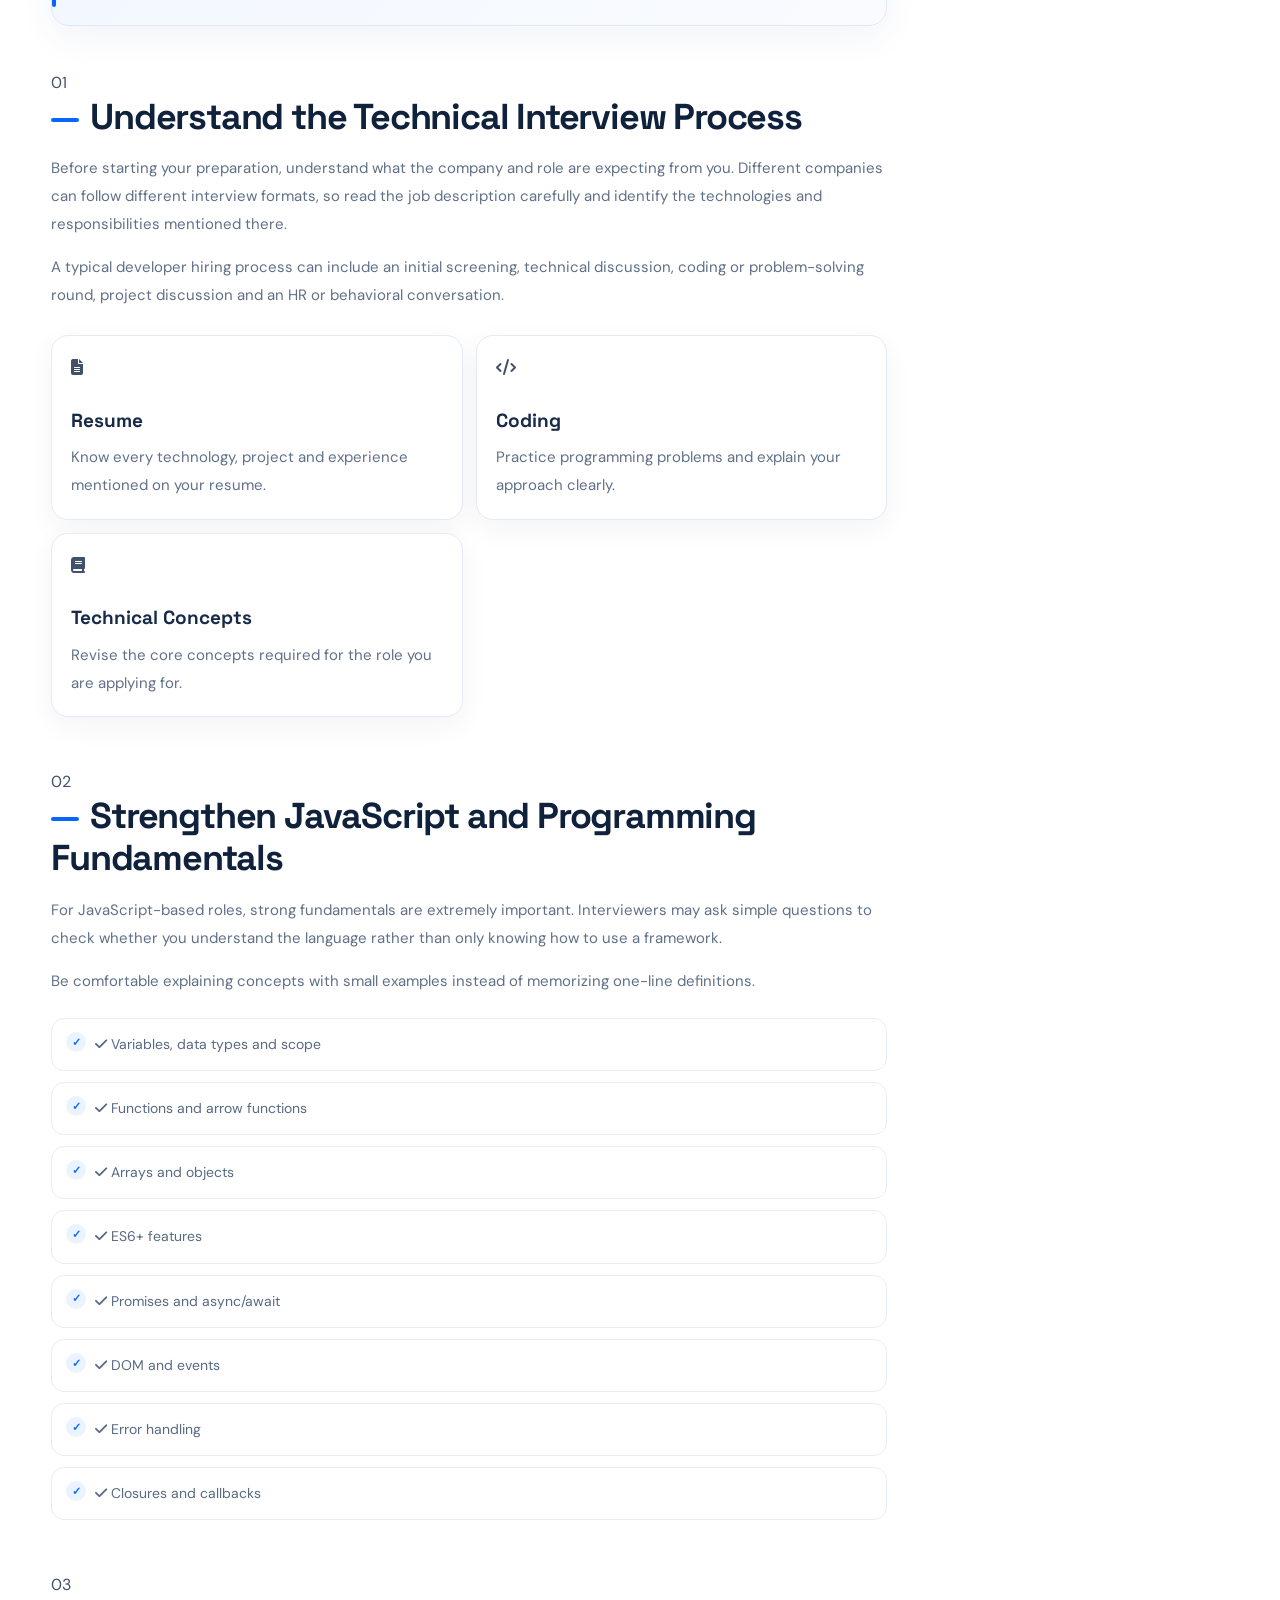
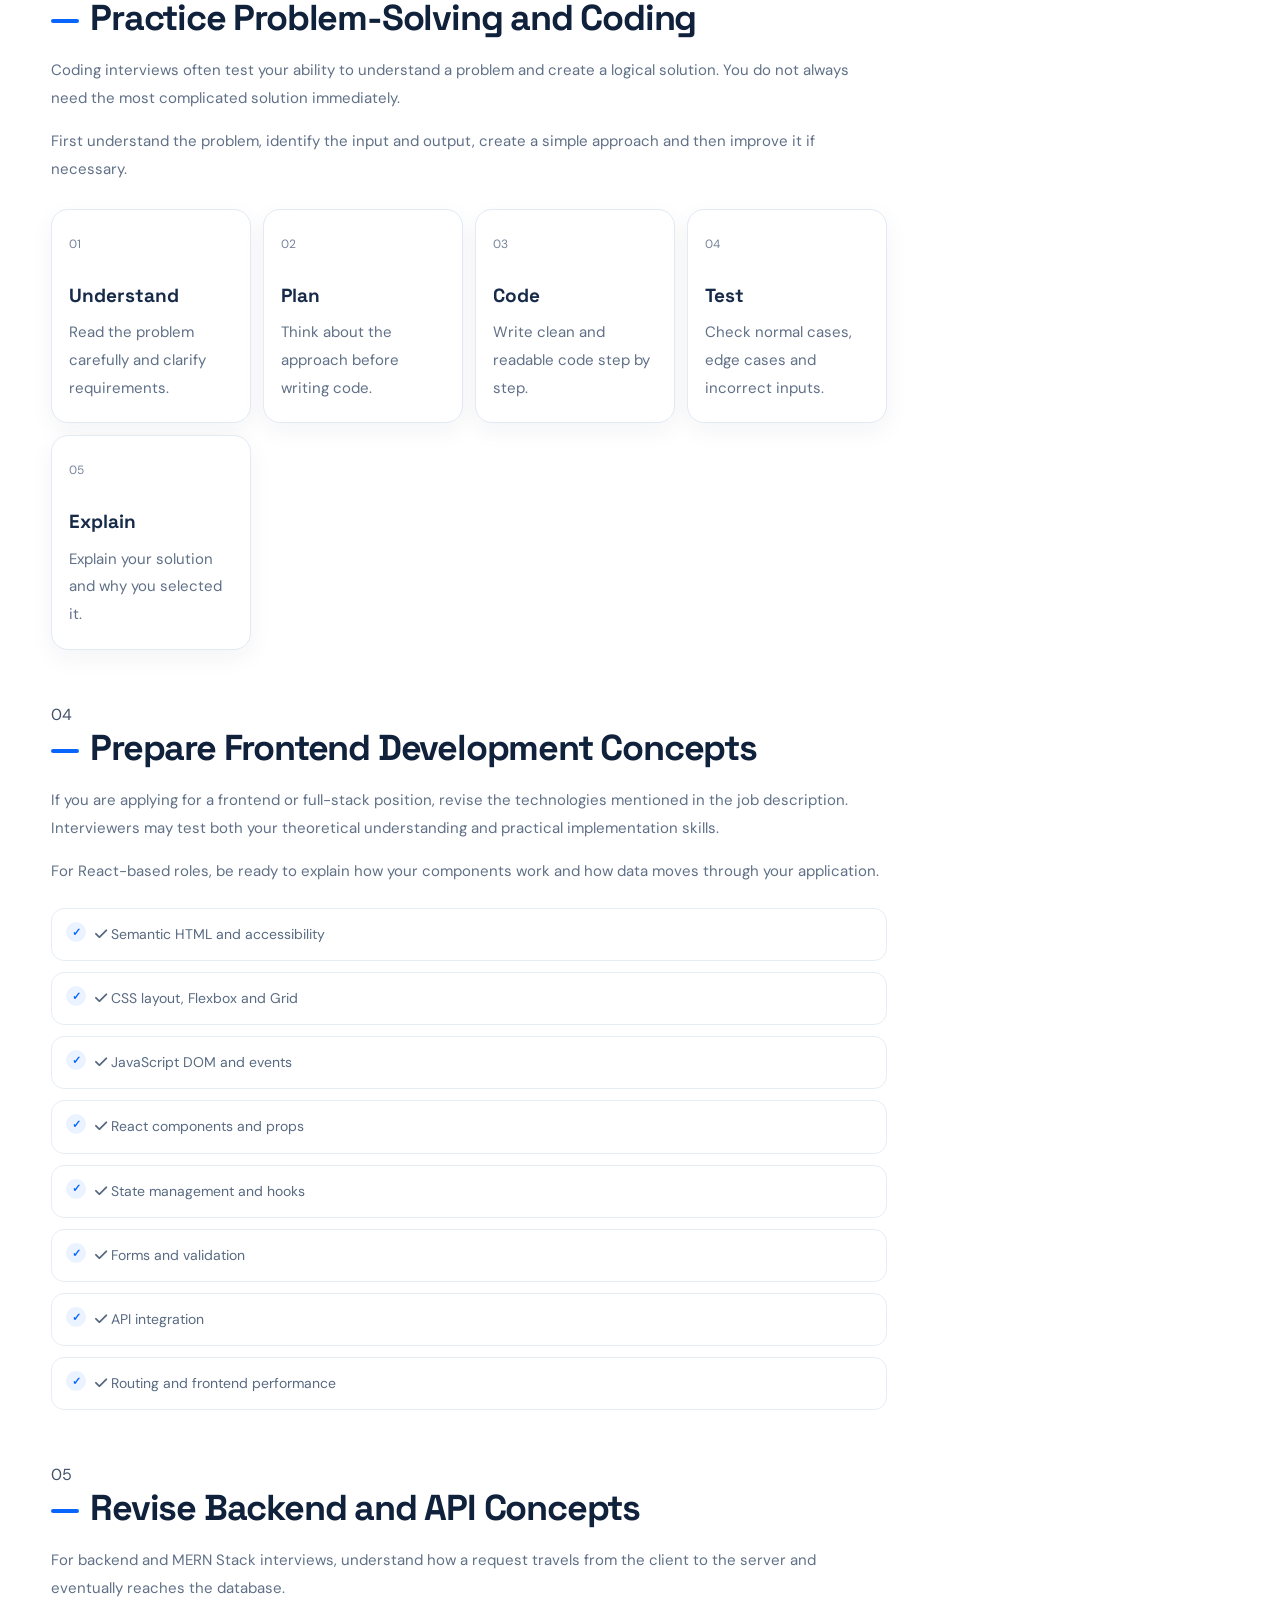
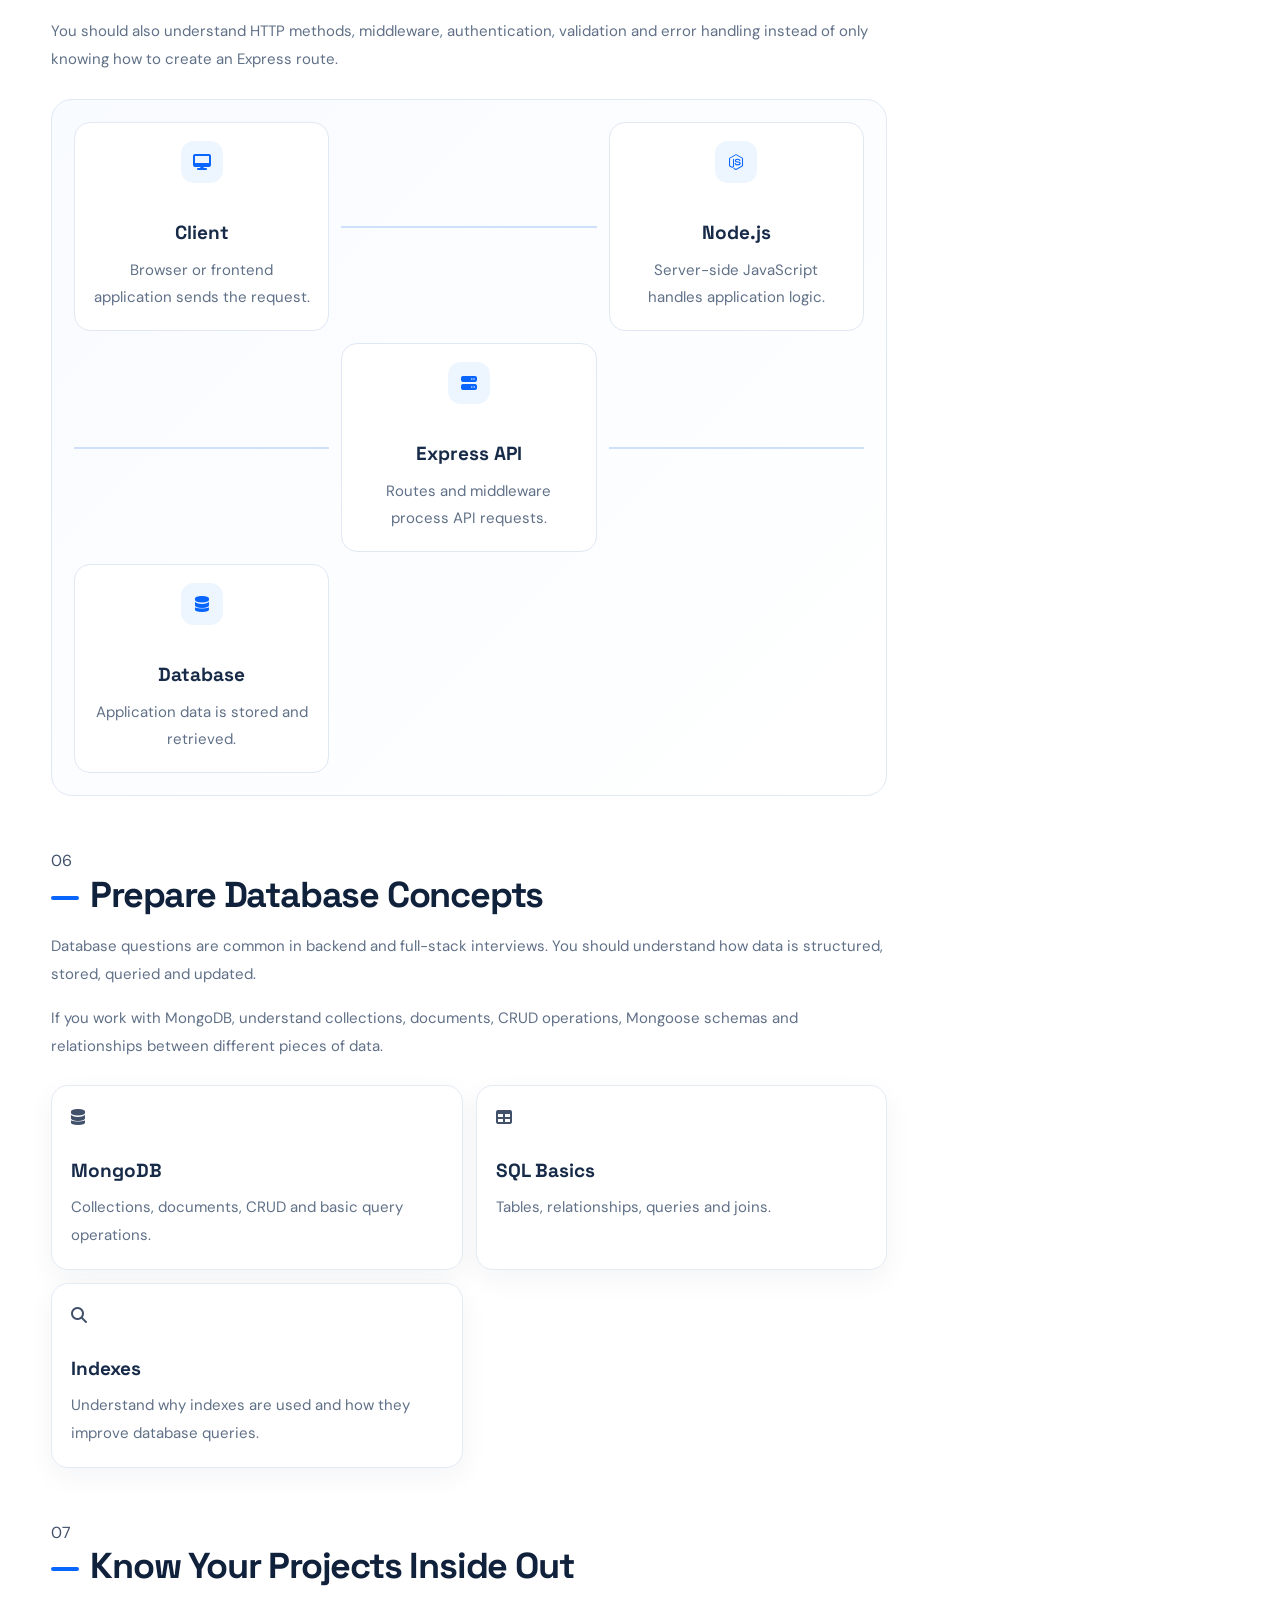
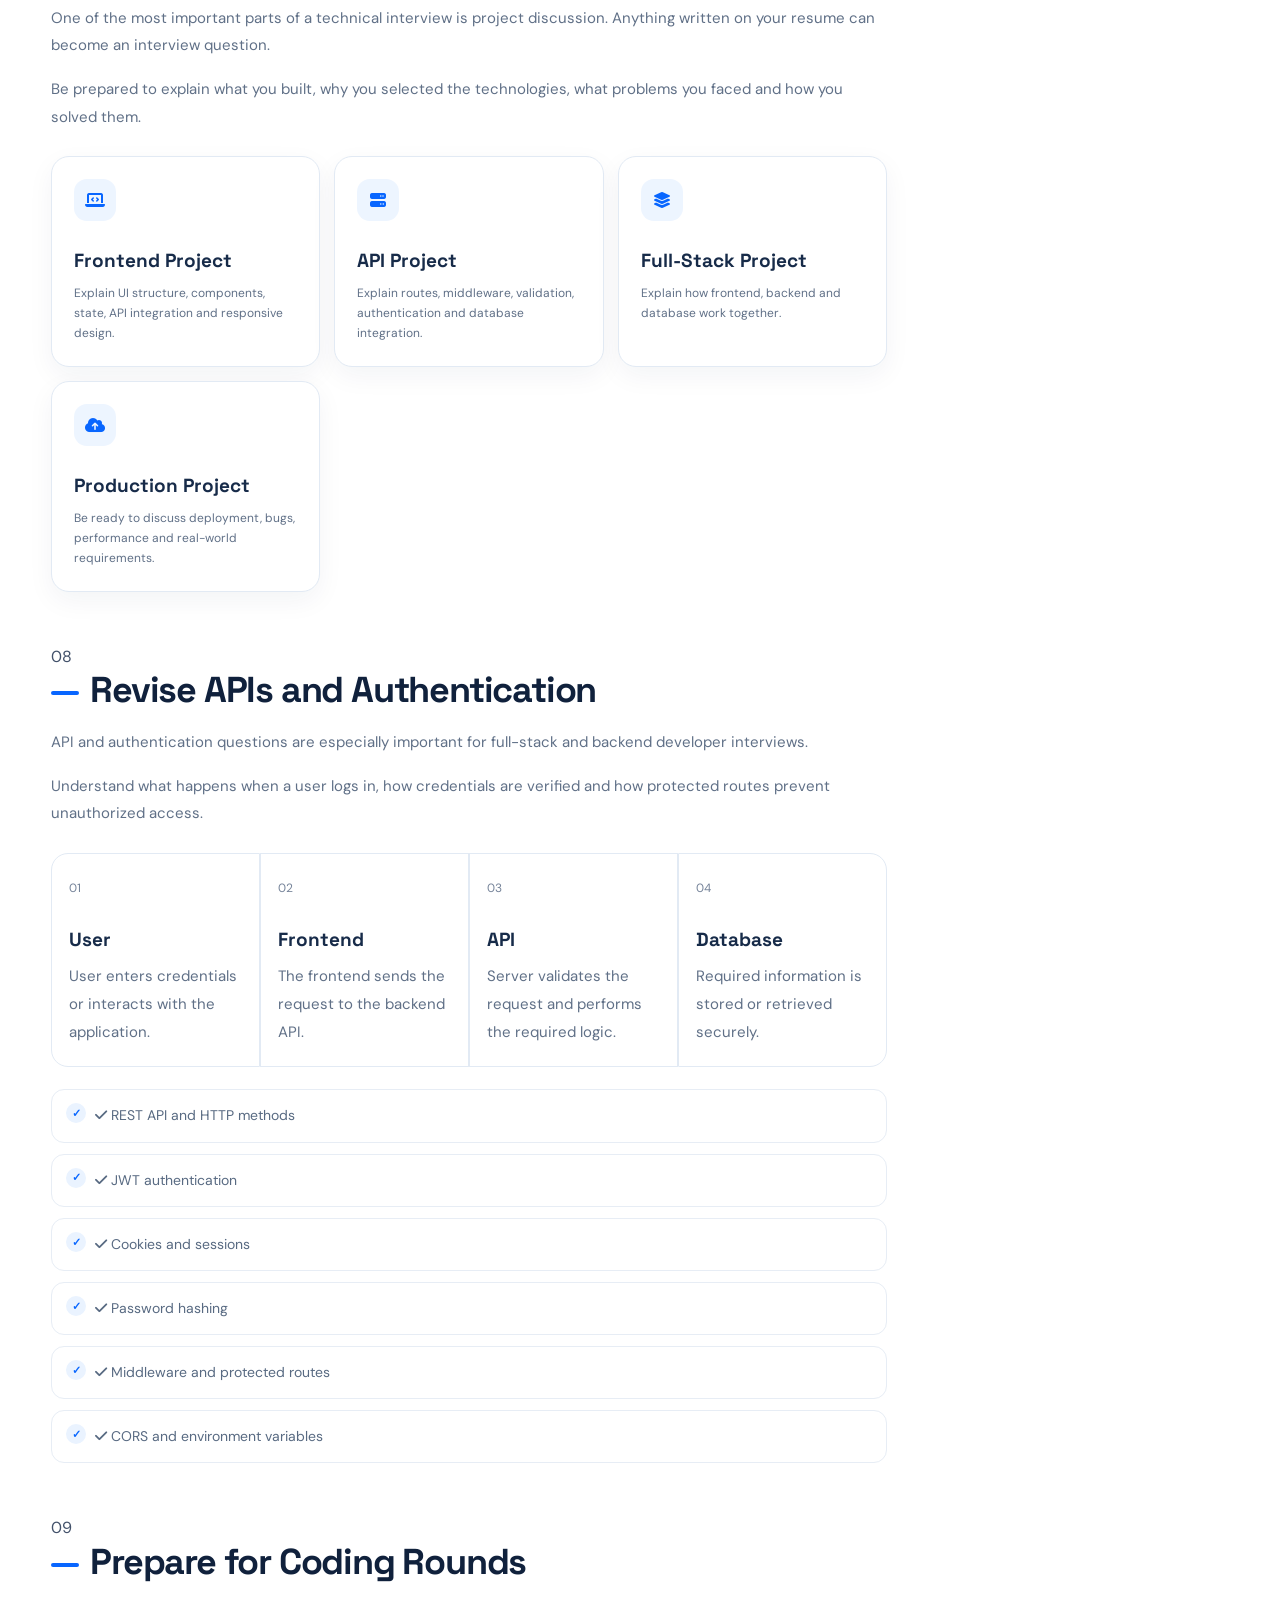
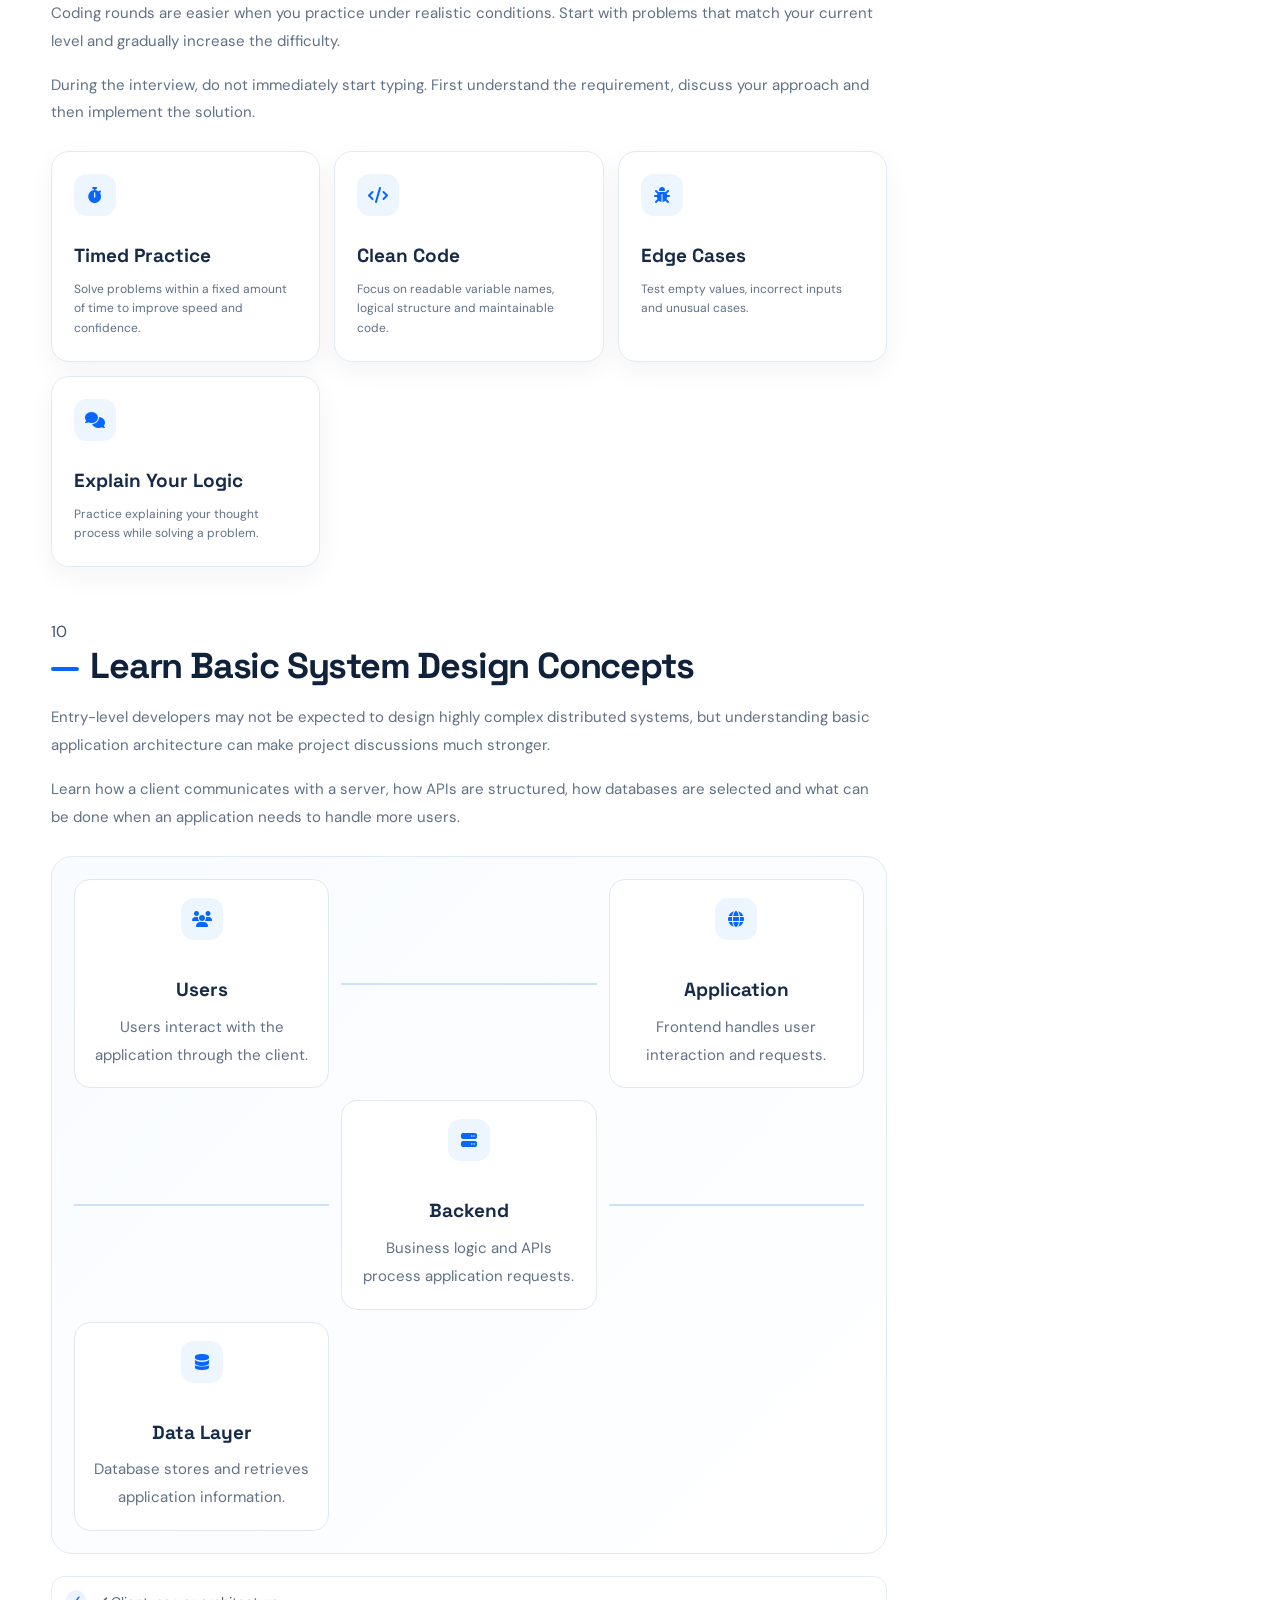
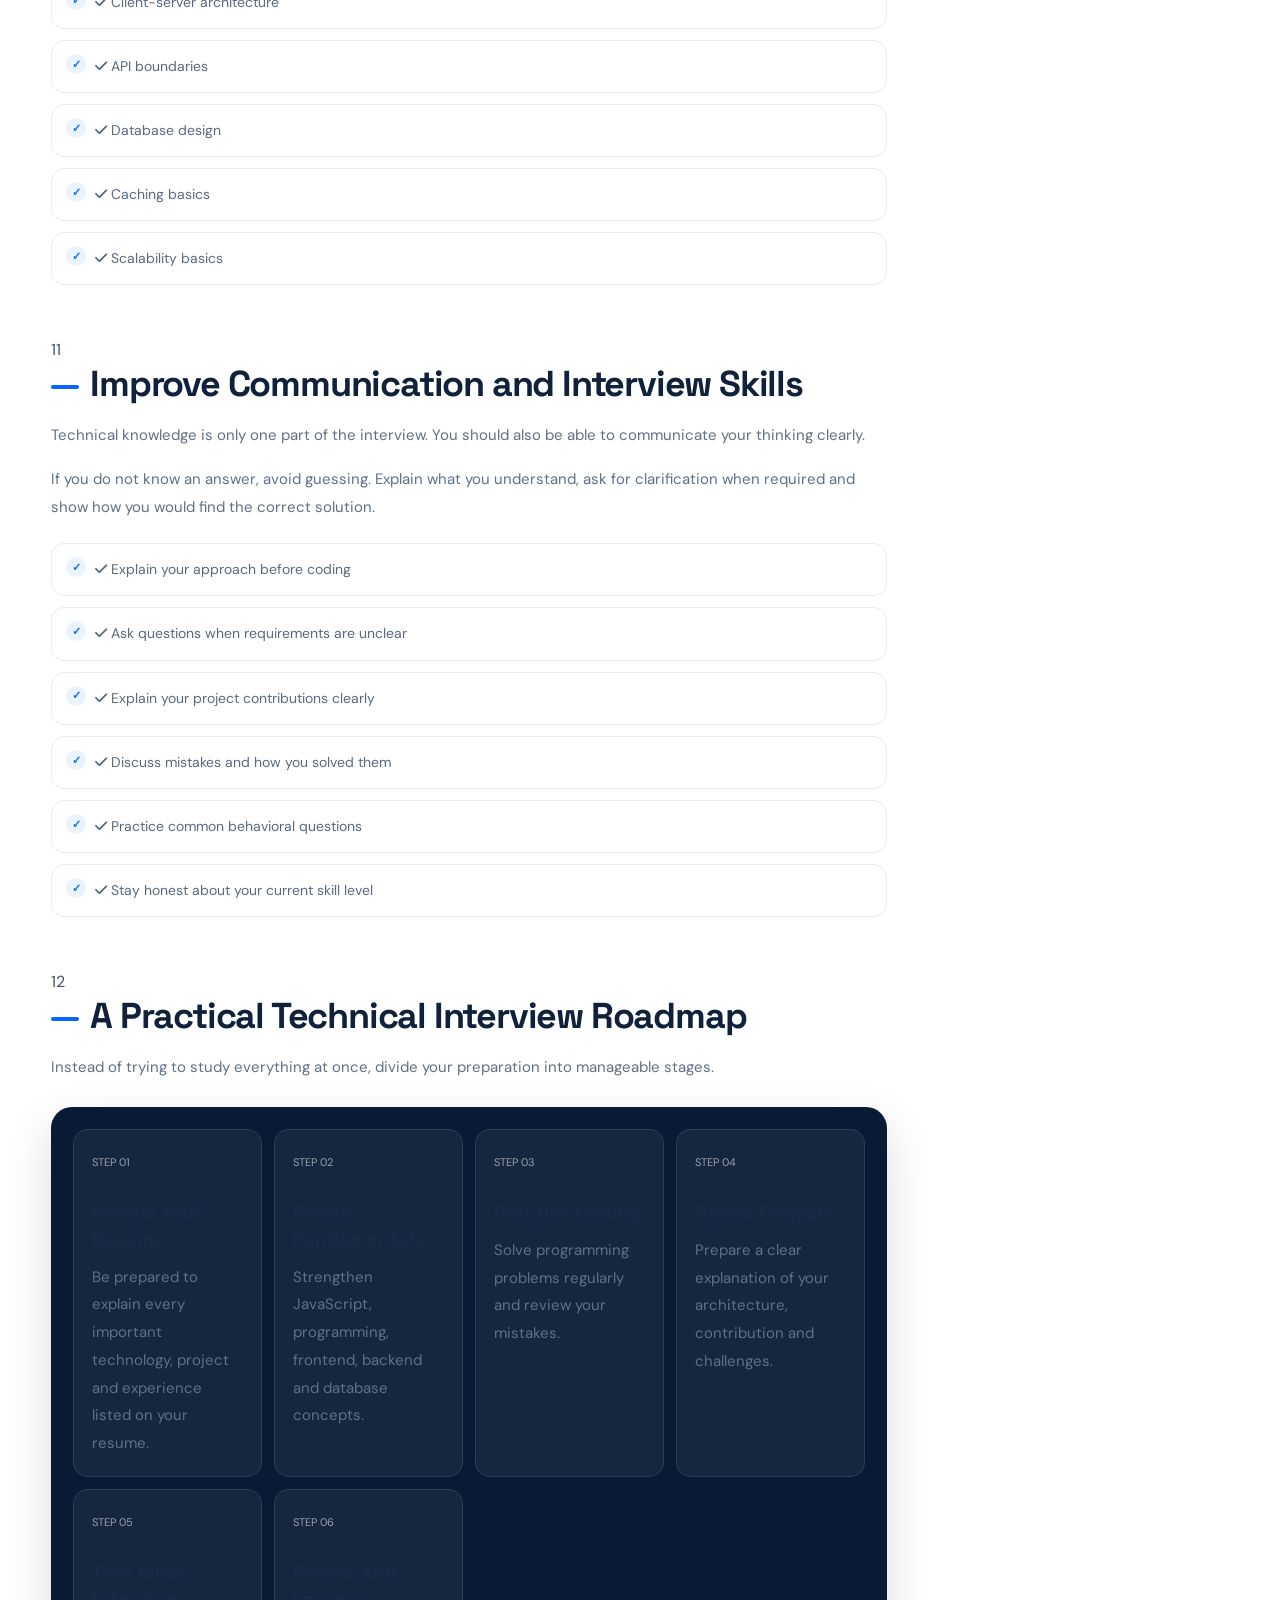
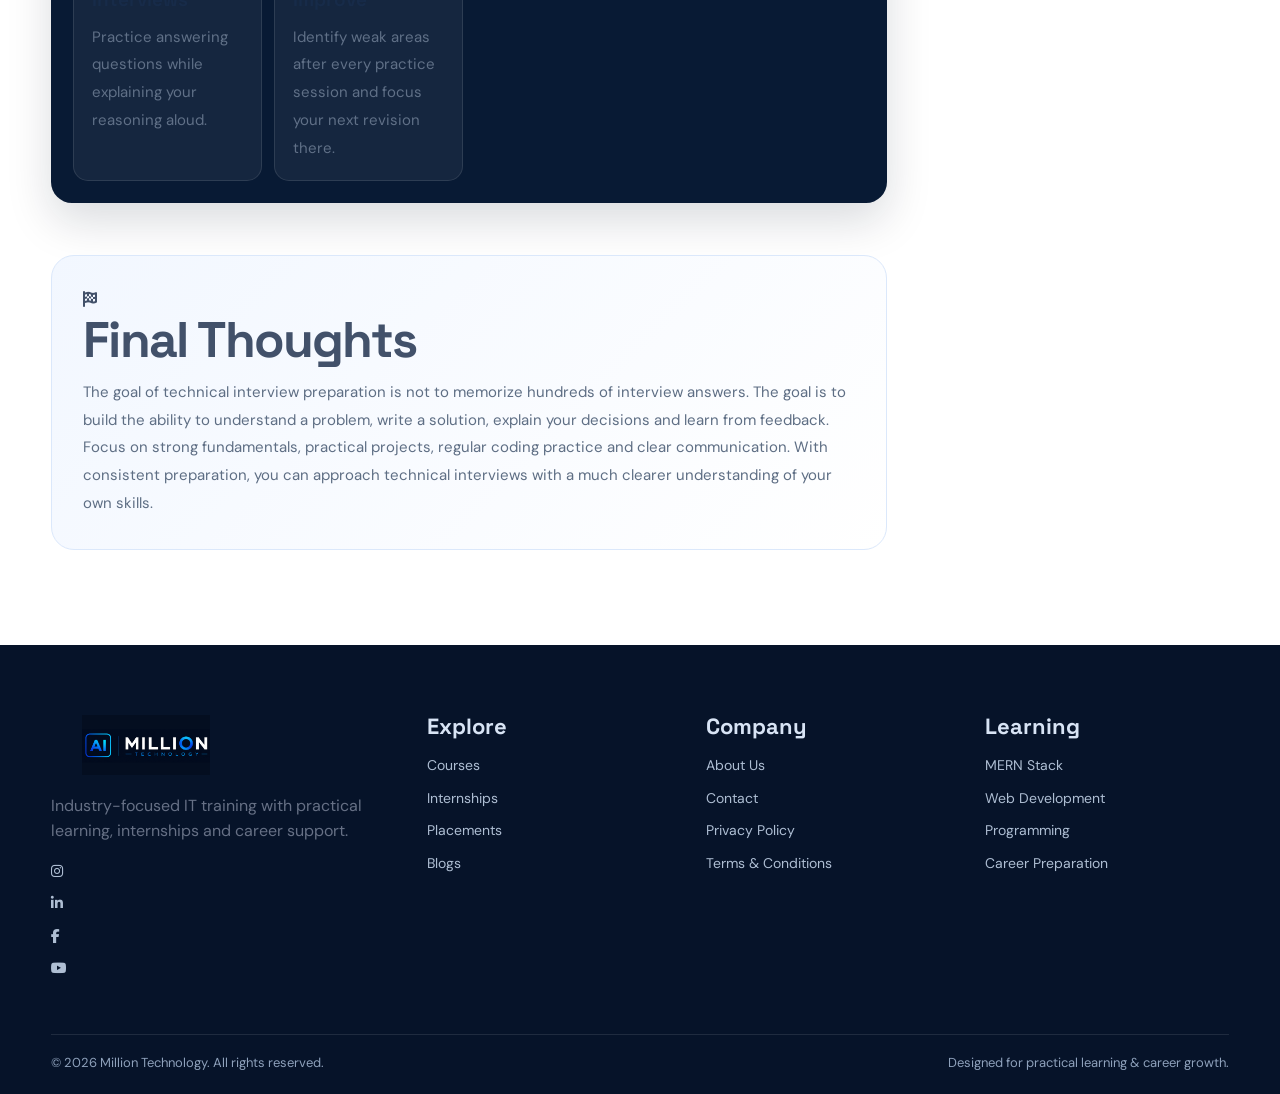
<file: blog-details3.html>
<!DOCTYPE html>
<html lang="en">

<head>
  <meta charset="UTF-8">
  <meta name="viewport" content="width=device-width, initial-scale=1.0">

  <title>Preparing for a Technical Interview | Million Technology</title>

  <meta name="description"
    content="A practical guide to preparing for technical interviews with programming fundamentals, problem-solving, frontend, backend, databases, projects and communication skills.">

  <link rel="stylesheet" href="css/style.css">

  <link rel="stylesheet"
    href="https://cdnjs.cloudflare.com/ajax/libs/font-awesome/6.7.2/css/all.min.css">
</head>

<body>

  <!-- ================= TOP BAR ================= -->
  <div class="topbar">
    <div class="container topbar-inner">
      <span>
        <i class="fa-solid fa-location-dot"></i>
        Pune, Maharashtra
      </span>

      <span>
        Industry-focused IT training • Practical learning • Career support
      </span>
    </div>
  </div>


  <!-- ================= NAVBAR ================= -->
  <header class="navbar">
    <div class="container nav-inner">

      <a href="index.html" class="logo">
        <img src="assets/logo/logo-dark.png" alt="Million Technology">
      </a>

      <nav class="nav-links">
        <a href="index.html">Home</a>
        <a href="courses.html">Courses</a>
        <a href="internships.html">Internships</a>
        <a href="placements.html">Placements</a>
        <a href="about.html">About</a>
        <a href="blogs.html" class="active">Blogs</a>
        <a href="contact.html">Contact</a>
      </nav>

      <div class="nav-actions">
        <a href="contact.html" class="btn btn-outline">Talk to Us</a>
        <a href="courses.html" class="btn btn-primary">Enroll Now</a>
      </div>

      <button class="mobile-nav-toggle" aria-label="Open navigation">
        <i class="fa-solid fa-bars"></i>
      </button>

    </div>
  </header>


  <!-- ================= MOBILE NAV ================= -->
  <div class="mobile-nav">
    <a href="index.html">Home</a>
    <a href="courses.html">Courses</a>
    <a href="internships.html">Internships</a>
    <a href="placements.html">Placements</a>
    <a href="about.html">About</a>
    <a href="blogs.html">Blogs</a>
    <a href="contact.html">Contact</a>

    <div class="mobile-nav-actions">
      <a href="contact.html" class="btn btn-outline">Talk to Us</a>
      <a href="courses.html" class="btn btn-primary">Enroll Now</a>
    </div>
  </div>


  <!-- ================= HERO ================= -->
  <section class="page-hero">
    <div class="container">

      <div class="breadcrumb">
        <a href="index.html">Home</a>
        /
        <a href="blogs.html">Blogs</a>
        /
        Technical Interview
      </div>

      <div class="blog-category">
        <i class="fa-solid fa-code"></i>
        TECHNICAL INTERVIEW
      </div>

      <h1>
        Preparing for a
        <span class="gradient-text">Technical Interview</span>
      </h1>

      <p class="muted">
        A practical guide to preparing for technical interviews by strengthening
        programming fundamentals, problem-solving, technical concepts,
        projects and communication skills.
      </p>

      <div class="blog-meta">

        <span>
          <i class="fa-regular fa-clock"></i>
          8–10 min read
        </span>

        <span>
          <i class="fa-solid fa-layer-group"></i>
          Interview Preparation
        </span>

        <span>
          <i class="fa-solid fa-location-dot"></i>
          Pune, Maharashtra
        </span>

      </div>

    </div>
  </section>


  <!-- ================= BLOG CONTENT ================= -->
  <section class="section">

    <div class="container blog-layout">

      <!-- ================= ARTICLE ================= -->
      <article class="blog-article">

        <!-- Featured Image -->
        <div class="blog-featured-image">
          <img
            src="assets/images/blog3.jpg"
            alt="Preparing for a Technical Interview">
        </div>


        <!-- INTRO -->
        <div class="article-intro">

          <p class="muted">
            A technical interview is not only about remembering definitions.
            Interviewers want to understand how you think, how you approach
            problems, how well you understand your technical skills and how
            clearly you can explain your decisions.
          </p>

          <p class="muted">
            Whether you are preparing for a frontend, backend, MERN Stack or
            full-stack developer role, structured preparation can make the
            interview process much easier.
          </p>

        </div>


        <!-- HIGHLIGHT -->
        <div class="article-highlight">

          <div class="highlight-icon">
            <i class="fa-solid fa-lightbulb"></i>
          </div>

          <div>
            <strong>The practical interview approach</strong>

            <p>
              Learn the concept → solve problems → explain your solution →
              review mistakes → practice again.
            </p>
          </div>

        </div>


        <!-- ================= SECTION 01 ================= -->
        <section class="article-block" id="interview-fundamentals">

          <div class="section-number">01</div>

          <div>

            <h2>Understand the Technical Interview Process</h2>

            <p class="muted">
              Before starting your preparation, understand what the company
              and role are expecting from you. Different companies can follow
              different interview formats, so read the job description
              carefully and identify the technologies and responsibilities
              mentioned there.
            </p>

            <p class="muted">
              A typical developer hiring process can include an initial
              screening, technical discussion, coding or problem-solving
              round, project discussion and an HR or behavioral conversation.
            </p>

            <div class="topic-grid">

              <div class="topic-card">
                <i class="fa-solid fa-file-lines"></i>
                <h3>Resume</h3>
                <p>
                  Know every technology, project and experience mentioned on
                  your resume.
                </p>
              </div>

              <div class="topic-card">
                <i class="fa-solid fa-code"></i>
                <h3>Coding</h3>
                <p>
                  Practice programming problems and explain your approach
                  clearly.
                </p>
              </div>

              <div class="topic-card">
                <i class="fa-solid fa-book"></i>
                <h3>Technical Concepts</h3>
                <p>
                  Revise the core concepts required for the role you are
                  applying for.
                </p>
              </div>

            </div>

          </div>

        </section>


        <!-- ================= SECTION 02 ================= -->
        <section class="article-block" id="javascript-interview">

          <div class="section-number">02</div>

          <div>

            <h2>Strengthen JavaScript and Programming Fundamentals</h2>

            <p class="muted">
              For JavaScript-based roles, strong fundamentals are extremely
              important. Interviewers may ask simple questions to check whether
              you understand the language rather than only knowing how to use
              a framework.
            </p>

            <p class="muted">
              Be comfortable explaining concepts with small examples instead
              of memorizing one-line definitions.
            </p>

            <ul class="feature-list">

              <li>
                <i class="fa-solid fa-check"></i>
                Variables, data types and scope
              </li>

              <li>
                <i class="fa-solid fa-check"></i>
                Functions and arrow functions
              </li>

              <li>
                <i class="fa-solid fa-check"></i>
                Arrays and objects
              </li>

              <li>
                <i class="fa-solid fa-check"></i>
                ES6+ features
              </li>

              <li>
                <i class="fa-solid fa-check"></i>
                Promises and async/await
              </li>

              <li>
                <i class="fa-solid fa-check"></i>
                DOM and events
              </li>

              <li>
                <i class="fa-solid fa-check"></i>
                Error handling
              </li>

              <li>
                <i class="fa-solid fa-check"></i>
                Closures and callbacks
              </li>

            </ul>

          </div>

        </section>


        <!-- ================= SECTION 03 ================= -->
        <section class="article-block" id="problem-solving">

          <div class="section-number">03</div>

          <div>

            <h2>Practice Problem-Solving and Coding</h2>

            <p class="muted">
              Coding interviews often test your ability to understand a
              problem and create a logical solution. You do not always need
              the most complicated solution immediately.
            </p>

            <p class="muted">
              First understand the problem, identify the input and output,
              create a simple approach and then improve it if necessary.
            </p>

            <div class="learning-flow">

              <div class="flow-card">
                <span>01</span>
                <h3>Understand</h3>
                <p>Read the problem carefully and clarify requirements.</p>
              </div>

              <div class="flow-card">
                <span>02</span>
                <h3>Plan</h3>
                <p>Think about the approach before writing code.</p>
              </div>

              <div class="flow-card">
                <span>03</span>
                <h3>Code</h3>
                <p>Write clean and readable code step by step.</p>
              </div>

              <div class="flow-card">
                <span>04</span>
                <h3>Test</h3>
                <p>Check normal cases, edge cases and incorrect inputs.</p>
              </div>

              <div class="flow-card">
                <span>05</span>
                <h3>Explain</h3>
                <p>Explain your solution and why you selected it.</p>
              </div>

            </div>

          </div>

        </section>


        <!-- ================= SECTION 04 ================= -->
        <section class="article-block" id="frontend">

          <div class="section-number">04</div>

          <div>

            <h2>Prepare Frontend Development Concepts</h2>

            <p class="muted">
              If you are applying for a frontend or full-stack position,
              revise the technologies mentioned in the job description.
              Interviewers may test both your theoretical understanding and
              practical implementation skills.
            </p>

            <p class="muted">
              For React-based roles, be ready to explain how your components
              work and how data moves through your application.
            </p>

            <ul class="feature-list">

              <li>
                <i class="fa-solid fa-check"></i>
                Semantic HTML and accessibility
              </li>

              <li>
                <i class="fa-solid fa-check"></i>
                CSS layout, Flexbox and Grid
              </li>

              <li>
                <i class="fa-solid fa-check"></i>
                JavaScript DOM and events
              </li>

              <li>
                <i class="fa-solid fa-check"></i>
                React components and props
              </li>

              <li>
                <i class="fa-solid fa-check"></i>
                State management and hooks
              </li>

              <li>
                <i class="fa-solid fa-check"></i>
                Forms and validation
              </li>

              <li>
                <i class="fa-solid fa-check"></i>
                API integration
              </li>

              <li>
                <i class="fa-solid fa-check"></i>
                Routing and frontend performance
              </li>

            </ul>

          </div>

        </section>


        <!-- ================= SECTION 05 ================= -->
        <section class="article-block" id="backend">

          <div class="section-number">05</div>

          <div>

            <h2>Revise Backend and API Concepts</h2>

            <p class="muted">
              For backend and MERN Stack interviews, understand how a request
              travels from the client to the server and eventually reaches the
              database.
            </p>

            <p class="muted">
              You should also understand HTTP methods, middleware,
              authentication, validation and error handling instead of only
              knowing how to create an Express route.
            </p>

            <div class="architecture">

              <div class="architecture-item">

                <div class="architecture-icon">
                  <i class="fa-solid fa-desktop"></i>
                </div>

                <h3>Client</h3>
                <p>Browser or frontend application sends the request.</p>

              </div>

              <div class="architecture-line"></div>

              <div class="architecture-item">

                <div class="architecture-icon">
                  <i class="fa-brands fa-node-js"></i>
                </div>

                <h3>Node.js</h3>
                <p>Server-side JavaScript handles application logic.</p>

              </div>

              <div class="architecture-line"></div>

              <div class="architecture-item">

                <div class="architecture-icon">
                  <i class="fa-solid fa-server"></i>
                </div>

                <h3>Express API</h3>
                <p>Routes and middleware process API requests.</p>

              </div>

              <div class="architecture-line"></div>

              <div class="architecture-item">

                <div class="architecture-icon">
                  <i class="fa-solid fa-database"></i>
                </div>

                <h3>Database</h3>
                <p>Application data is stored and retrieved.</p>

              </div>

            </div>

          </div>

        </section>


        <!-- ================= SECTION 06 ================= -->
        <section class="article-block" id="database">

          <div class="section-number">06</div>

          <div>

            <h2>Prepare Database Concepts</h2>

            <p class="muted">
              Database questions are common in backend and full-stack
              interviews. You should understand how data is structured,
              stored, queried and updated.
            </p>

            <p class="muted">
              If you work with MongoDB, understand collections, documents,
              CRUD operations, Mongoose schemas and relationships between
              different pieces of data.
            </p>

            <div class="topic-grid">

              <div class="topic-card">
                <i class="fa-solid fa-database"></i>
                <h3>MongoDB</h3>
                <p>
                  Collections, documents, CRUD and basic query operations.
                </p>
              </div>

              <div class="topic-card">
                <i class="fa-solid fa-table"></i>
                <h3>SQL Basics</h3>
                <p>
                  Tables, relationships, queries and joins.
                </p>
              </div>

              <div class="topic-card">
                <i class="fa-solid fa-magnifying-glass"></i>
                <h3>Indexes</h3>
                <p>
                  Understand why indexes are used and how they improve
                  database queries.
                </p>
              </div>

            </div>

          </div>

        </section>


        <!-- ================= SECTION 07 ================= -->
        <section class="article-block" id="projects">

          <div class="section-number">07</div>

          <div>

            <h2>Know Your Projects Inside Out</h2>

            <p class="muted">
              One of the most important parts of a technical interview is
              project discussion. Anything written on your resume can become
              an interview question.
            </p>

            <p class="muted">
              Be prepared to explain what you built, why you selected the
              technologies, what problems you faced and how you solved them.
            </p>

            <div class="project-grid">

              <div class="project-card">

                <div class="architecture-icon">
                  <i class="fa-solid fa-laptop-code"></i>
                </div>

                <h3>Frontend Project</h3>

                <p>
                  Explain UI structure, components, state, API integration
                  and responsive design.
                </p>

              </div>

              <div class="project-card">

                <div class="architecture-icon">
                  <i class="fa-solid fa-server"></i>
                </div>

                <h3>API Project</h3>

                <p>
                  Explain routes, middleware, validation, authentication and
                  database integration.
                </p>

              </div>

              <div class="project-card">

                <div class="architecture-icon">
                  <i class="fa-solid fa-layer-group"></i>
                </div>

                <h3>Full-Stack Project</h3>

                <p>
                  Explain how frontend, backend and database work together.
                </p>

              </div>

              <div class="project-card">

                <div class="architecture-icon">
                  <i class="fa-solid fa-cloud-arrow-up"></i>
                </div>

                <h3>Production Project</h3>

                <p>
                  Be ready to discuss deployment, bugs, performance and
                  real-world requirements.
                </p>

              </div>

            </div>

          </div>

        </section>


        <!-- ================= SECTION 08 ================= -->
        <section class="article-block" id="apis-auth">

          <div class="section-number">08</div>

          <div>

            <h2>Revise APIs and Authentication</h2>

            <p class="muted">
              API and authentication questions are especially important for
              full-stack and backend developer interviews.
            </p>

            <p class="muted">
              Understand what happens when a user logs in, how credentials
              are verified and how protected routes prevent unauthorized
              access.
            </p>

            <div class="stack-flow">

              <div class="flow-card">
                <span>01</span>
                <h3>User</h3>
                <p>User enters credentials or interacts with the application.</p>
              </div>

              <div class="flow-card">
                <span>02</span>
                <h3>Frontend</h3>
                <p>The frontend sends the request to the backend API.</p>
              </div>

              <div class="flow-card">
                <span>03</span>
                <h3>API</h3>
                <p>Server validates the request and performs the required logic.</p>
              </div>

              <div class="flow-card">
                <span>04</span>
                <h3>Database</h3>
                <p>Required information is stored or retrieved securely.</p>
              </div>

            </div>

            <ul class="feature-list">

              <li>
                <i class="fa-solid fa-check"></i>
                REST API and HTTP methods
              </li>

              <li>
                <i class="fa-solid fa-check"></i>
                JWT authentication
              </li>

              <li>
                <i class="fa-solid fa-check"></i>
                Cookies and sessions
              </li>

              <li>
                <i class="fa-solid fa-check"></i>
                Password hashing
              </li>

              <li>
                <i class="fa-solid fa-check"></i>
                Middleware and protected routes
              </li>

              <li>
                <i class="fa-solid fa-check"></i>
                CORS and environment variables
              </li>

            </ul>

          </div>

        </section>


        <!-- ================= SECTION 09 ================= -->
        <section class="article-block" id="coding-round">

          <div class="section-number">09</div>

          <div>

            <h2>Prepare for Coding Rounds</h2>

            <p class="muted">
              Coding rounds are easier when you practice under realistic
              conditions. Start with problems that match your current level
              and gradually increase the difficulty.
            </p>

            <p class="muted">
              During the interview, do not immediately start typing. First
              understand the requirement, discuss your approach and then
              implement the solution.
            </p>

            <div class="project-grid">

              <div class="project-card">

                <div class="architecture-icon">
                  <i class="fa-solid fa-stopwatch"></i>
                </div>

                <h3>Timed Practice</h3>

                <p>
                  Solve problems within a fixed amount of time to improve
                  speed and confidence.
                </p>

              </div>

              <div class="project-card">

                <div class="architecture-icon">
                  <i class="fa-solid fa-code"></i>
                </div>

                <h3>Clean Code</h3>

                <p>
                  Focus on readable variable names, logical structure and
                  maintainable code.
                </p>

              </div>

              <div class="project-card">

                <div class="architecture-icon">
                  <i class="fa-solid fa-bug"></i>
                </div>

                <h3>Edge Cases</h3>

                <p>
                  Test empty values, incorrect inputs and unusual cases.
                </p>

              </div>

              <div class="project-card">

                <div class="architecture-icon">
                  <i class="fa-solid fa-comments"></i>
                </div>

                <h3>Explain Your Logic</h3>

                <p>
                  Practice explaining your thought process while solving a
                  problem.
                </p>

              </div>

            </div>

          </div>

        </section>


        <!-- ================= SECTION 10 ================= -->
        <section class="article-block" id="system-design">

          <div class="section-number">10</div>

          <div>

            <h2>Learn Basic System Design Concepts</h2>

            <p class="muted">
              Entry-level developers may not be expected to design highly
              complex distributed systems, but understanding basic application
              architecture can make project discussions much stronger.
            </p>

            <p class="muted">
              Learn how a client communicates with a server, how APIs are
              structured, how databases are selected and what can be done when
              an application needs to handle more users.
            </p>

            <div class="architecture">

              <div class="architecture-item">

                <div class="architecture-icon">
                  <i class="fa-solid fa-users"></i>
                </div>

                <h3>Users</h3>
                <p>Users interact with the application through the client.</p>

              </div>

              <div class="architecture-line"></div>

              <div class="architecture-item">

                <div class="architecture-icon">
                  <i class="fa-solid fa-globe"></i>
                </div>

                <h3>Application</h3>
                <p>Frontend handles user interaction and requests.</p>

              </div>

              <div class="architecture-line"></div>

              <div class="architecture-item">

                <div class="architecture-icon">
                  <i class="fa-solid fa-server"></i>
                </div>

                <h3>Backend</h3>
                <p>Business logic and APIs process application requests.</p>

              </div>

              <div class="architecture-line"></div>

              <div class="architecture-item">

                <div class="architecture-icon">
                  <i class="fa-solid fa-database"></i>
                </div>

                <h3>Data Layer</h3>
                <p>Database stores and retrieves application information.</p>

              </div>

            </div>

            <ul class="feature-list">

              <li>
                <i class="fa-solid fa-check"></i>
                Client-server architecture
              </li>

              <li>
                <i class="fa-solid fa-check"></i>
                API boundaries
              </li>

              <li>
                <i class="fa-solid fa-check"></i>
                Database design
              </li>

              <li>
                <i class="fa-solid fa-check"></i>
                Caching basics
              </li>

              <li>
                <i class="fa-solid fa-check"></i>
                Scalability basics
              </li>

            </ul>

          </div>

        </section>


        <!-- ================= SECTION 11 ================= -->
        <section class="article-block" id="communication">

          <div class="section-number">11</div>

          <div>

            <h2>Improve Communication and Interview Skills</h2>

            <p class="muted">
              Technical knowledge is only one part of the interview.
              You should also be able to communicate your thinking clearly.
            </p>

            <p class="muted">
              If you do not know an answer, avoid guessing. Explain what you
              understand, ask for clarification when required and show how
              you would find the correct solution.
            </p>

            <ul class="feature-list">

              <li>
                <i class="fa-solid fa-check"></i>
                Explain your approach before coding
              </li>

              <li>
                <i class="fa-solid fa-check"></i>
                Ask questions when requirements are unclear
              </li>

              <li>
                <i class="fa-solid fa-check"></i>
                Explain your project contributions clearly
              </li>

              <li>
                <i class="fa-solid fa-check"></i>
                Discuss mistakes and how you solved them
              </li>

              <li>
                <i class="fa-solid fa-check"></i>
                Practice common behavioral questions
              </li>

              <li>
                <i class="fa-solid fa-check"></i>
                Stay honest about your current skill level
              </li>

            </ul>

          </div>

        </section>


        <!-- ================= ROADMAP ================= -->
        <section class="article-block">

          <div class="section-number">12</div>

          <div>

            <h2>A Practical Technical Interview Roadmap</h2>

            <p class="muted">
              Instead of trying to study everything at once, divide your
              preparation into manageable stages.
            </p>

            <div class="roadmap">

              <div class="roadmap-grid">

                <div class="roadmap-item">
                  <span class="roadmap-label">STEP 01</span>
                  <h3>Review Your Resume</h3>
                  <p>
                    Be prepared to explain every important technology,
                    project and experience listed on your resume.
                  </p>
                </div>

                <div class="roadmap-item">
                  <span class="roadmap-label">STEP 02</span>
                  <h3>Revise Fundamentals</h3>
                  <p>
                    Strengthen JavaScript, programming, frontend, backend
                    and database concepts.
                  </p>
                </div>

                <div class="roadmap-item">
                  <span class="roadmap-label">STEP 03</span>
                  <h3>Practice Coding</h3>
                  <p>
                    Solve programming problems regularly and review your
                    mistakes.
                  </p>
                </div>

                <div class="roadmap-item">
                  <span class="roadmap-label">STEP 04</span>
                  <h3>Revise Projects</h3>
                  <p>
                    Prepare a clear explanation of your architecture,
                    contribution and challenges.
                  </p>
                </div>

                <div class="roadmap-item">
                  <span class="roadmap-label">STEP 05</span>
                  <h3>Take Mock Interviews</h3>
                  <p>
                    Practice answering questions while explaining your
                    reasoning aloud.
                  </p>
                </div>

                <div class="roadmap-item">
                  <span class="roadmap-label">STEP 06</span>
                  <h3>Review and Improve</h3>
                  <p>
                    Identify weak areas after every practice session and
                    focus your next revision there.
                  </p>
                </div>

              </div>

            </div>

          </div>

        </section>


        <!-- ================= CONCLUSION ================= -->
        <section class="article-conclusion">

          <div class="conclusion-icon">
            <i class="fa-solid fa-flag-checkered"></i>
          </div>

          <div>

            <h2>Final Thoughts</h2>

            <p class="muted">
              The goal of technical interview preparation is not to memorize
              hundreds of interview answers. The goal is to build the ability
              to understand a problem, write a solution, explain your
              decisions and learn from feedback.
            </p>

            <p class="muted">
              Focus on strong fundamentals, practical projects, regular coding
              practice and clear communication. With consistent preparation,
              you can approach technical interviews with a much clearer
              understanding of your own skills.
            </p>

          </div>

        </section>

      </article>


      <!-- ================= SIDEBAR ================= -->
      <aside class="blog-sidebar">

        <!-- Navigation -->
        <div class="sidebar-card">

          <div class="sidebar-label">
            <i class="fa-solid fa-list"></i>
            ON THIS PAGE
          </div>

          <nav class="article-navigation">

            <a href="#interview-fundamentals">
              <span class="sidebar-icon">01</span>
              Interview Process
            </a>

            <a href="#javascript-interview">
              <span class="sidebar-icon">02</span>
              Programming Fundamentals
            </a>

            <a href="#problem-solving">
              <span class="sidebar-icon">03</span>
              Problem Solving
            </a>

            <a href="#frontend">
              <span class="sidebar-icon">04</span>
              Frontend Preparation
            </a>

            <a href="#backend">
              <span class="sidebar-icon">05</span>
              Backend Preparation
            </a>

            <a href="#database">
              <span class="sidebar-icon">06</span>
              Database Concepts
            </a>

            <a href="#projects">
              <span class="sidebar-icon">07</span>
              Projects
            </a>

            <a href="#apis-auth">
              <span class="sidebar-icon">08</span>
              APIs & Authentication
            </a>

            <a href="#coding-round">
              <span class="sidebar-icon">09</span>
              Coding Round
            </a>

            <a href="#system-design">
              <span class="sidebar-icon">10</span>
              System Design
            </a>

            <a href="#communication">
              <span class="sidebar-icon">11</span>
              Communication
            </a>

          </nav>

        </div>


        <!-- CTA -->
        <div class="sidebar-card">

          <div class="sidebar-label">
            <i class="fa-solid fa-graduation-cap"></i>
            PREPARE SMARTER
          </div>

          <h3>
            Learn. Build. Prepare.
          </h3>

          <p class="muted">
            Build strong fundamentals, work on practical projects and prepare
            with structured technical interview practice.
          </p>

          <a href="courses.html" class="sidebar-button">
            Explore Courses
            <i class="fa-solid fa-arrow-right"></i>
          </a>

        </div>

      </aside>

    </div>

  </section>


  <!-- ================= FOOTER ================= -->
  <footer class="footer">

    <div class="container footer-grid">

      <div>

        <img
          src="assets/logo/logo-light.png"
          alt="Million Technology"
          class="footer-logo">

        <p class="muted">
          Industry-focused IT training with practical learning,
          internships and career support.
        </p>

        <div class="social-links">

          <a href="#" aria-label="Instagram">
            <i class="fa-brands fa-instagram"></i>
          </a>

          <a href="#" aria-label="LinkedIn">
            <i class="fa-brands fa-linkedin-in"></i>
          </a>

          <a href="#" aria-label="Facebook">
            <i class="fa-brands fa-facebook-f"></i>
          </a>

          <a href="#" aria-label="YouTube">
            <i class="fa-brands fa-youtube"></i>
          </a>

        </div>

      </div>


      <div>

        <h3>Explore</h3>

        <a href="courses.html">Courses</a>
        <a href="internships.html">Internships</a>
        <a href="placements.html">Placements</a>
        <a href="blogs.html">Blogs</a>

      </div>


      <div>

        <h3>Company</h3>

        <a href="about.html">About Us</a>
        <a href="contact.html">Contact</a>
        <a href="#">Privacy Policy</a>
        <a href="#">Terms & Conditions</a>

      </div>


      <div>

        <h3>Learning</h3>

        <a href="courses.html">MERN Stack</a>
        <a href="courses.html">Web Development</a>
        <a href="courses.html">Programming</a>
        <a href="courses.html">Career Preparation</a>

      </div>

    </div>


    <div class="container footer-bottom">

      <span>
        © 2026 Million Technology. All rights reserved.
      </span>

      <span>
        Designed for practical learning & career growth.
      </span>

    </div>

  </footer>


  <script src="js/main.js"></script>

</body>

</html>
</file>
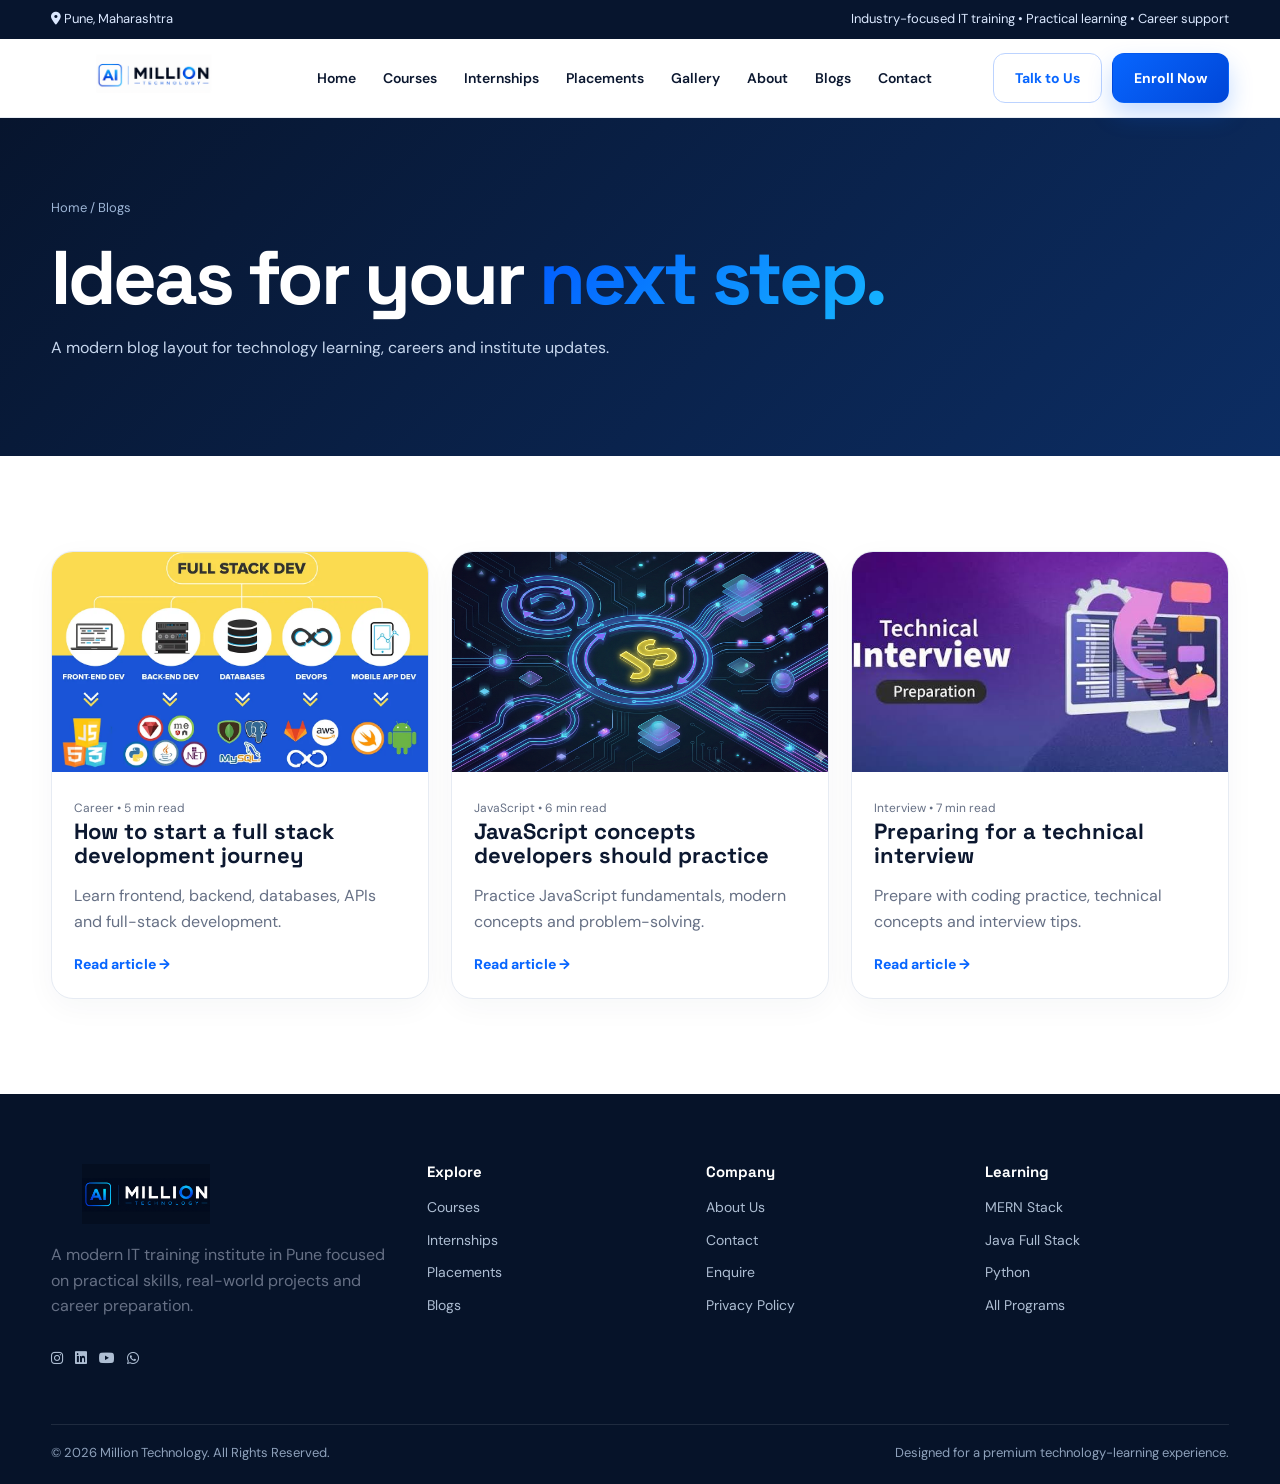
<file: blogs.html>
<!doctype html>
<html lang="en">

<head>
    <meta charset="utf-8">
    <meta name="viewport" content="width=device-width,initial-scale=1">
    <meta name="description" content="Million Technology — professional IT training institute in Pune.">
    <title>Blogs | Million Technology</title>
    <link rel="stylesheet" href="css/style.css">
    <link rel="stylesheet" href="https://cdnjs.cloudflare.com/ajax/libs/font-awesome/6.7.2/css/all.min.css">
</head>

<body>
    <div class="topbar">
        <div class="container"><span><i class="fa-solid fa-location-dot"></i> Pune,
                Maharashtra</span><span>Industry-focused IT training • Practical learning • Career support</span></div>
    </div>
    <header class="navbar">
        <div class="container nav-inner"><a href="index.html"><img class="nav-logo" src="assets/logo/logo-dark.png"
                    alt="Million Technology logo"></a>
            <nav class="nav-links"><a data-nav="home" href="index.html">Home</a><a data-nav="courses"
                    href="courses.html">Courses</a><a data-nav="internships" href="internships.html">Internships</a><a
                    data-nav="placements" href="placements.html">Placements</a><a data-nav="gallery" href="gallery.html">
                    Gallery</a><a data-nav="about"
                    href="about.html">About</a><a data-nav="blogs" href="blogs.html">Blogs</a><a data-nav="contact"
                    href="contact.html">Contact</a></nav>
            <div class="nav-actions"><a class="btn btn-outline" href="contact.html">Talk to Us</a><a
                    class="btn btn-primary" href="contact.html">Enroll Now</a><button class="menu-btn"
                    aria-label="Open menu"><i class="fa-solid fa-bars"></i></button></div>
        </div>
        <nav class="mobile-nav"><a href="index.html">Home</a><a href="courses.html">Courses</a><a
                href="internships.html">Internships</a><a href="placements.html">Placements</a><a
                href="about.html">About</a><a href="blogs.html">Blogs</a><a href="contact.html">Contact</a></nav>
    </header>
    <main>
        <section class="page-hero">
            <div class="container">
                <div class="breadcrumb">Home / Blogs</div>
                <h1>Ideas for your <span class="gradient-text">next step.</span></h1>
                <p class="muted">A modern blog layout for technology learning, careers and institute updates.</p>
            </div>
        </section>
        <section class="section">
            <div class="container">
                <div class="blog-grid">
                    <article class="card"><img class="blog-img" src="assets/images/blog1.png"
                            alt="Dummy technology blog photo">
                        <div class="card-body"><span class="blog-date">Career • 5 min read</span>
                            <h3>How to start a full stack development journey</h3>
                            <p class="muted">Learn frontend, backend, databases, APIs and full-stack development.</p><a class="card-link"
                                href="blog-details.html">Read article →</a>
                        </div>
                    </article>
                    <article class="card"><img class="blog-img" src="assets/images/blog2.png"
                            alt="Dummy technology blog photo">
                        <div class="card-body"><span class="blog-date">JavaScript • 6 min read</span>
                            <h3>JavaScript concepts developers should practice</h3>
                            <p class="muted">Practice JavaScript fundamentals, modern concepts and problem-solving.</p><a class="card-link"
                                href="blog-details2.html">Read article →</a>
                        </div>
                    </article>
                    <article class="card"><img class="blog-img" src="assets/images/blog3.jpg"
                            alt="Dummy technology blog photo">
                        <div class="card-body"><span class="blog-date">Interview • 7 min read</span>
                            <h3>Preparing for a technical interview</h3>
                            <p class="muted">Prepare with coding practice, technical concepts and interview tips.</p><a class="card-link"
                                href="blog-details3.html">Read article →</a>
                        </div>
                    </article>
                </div>
            </div>
        </section>
    </main>
    <footer class="footer">
        <div class="container">
            <div class="footer-grid">
                <div><img class="footer-logo" src="assets/logo/logo-light.png" alt="Million Technology logo">
                    <p class="muted">A modern IT training institute in Pune focused on practical skills, real-world
                        projects and career preparation.</p>
                    <div style="display:flex;gap:12px;margin-top:18px"><a href="#"><i
                                class="fa-brands fa-instagram"></i></a><a href="#"><i
                                class="fa-brands fa-linkedin"></i></a><a href="#"><i
                                class="fa-brands fa-youtube"></i></a><a href="#"><i
                                class="fa-brands fa-whatsapp"></i></a></div>
                </div>
                <div>
                    <h4>Explore</h4><a href="courses.html">Courses</a><a href="internships.html">Internships</a><a
                        href="placements.html">Placements</a><a href="blogs.html">Blogs</a>
                </div>
                <div>
                    <h4>Company</h4><a href="about.html">About Us</a><a href="contact.html">Contact</a><a
                        href="contact.html">Enquire</a><a href="#">Privacy Policy</a>
                </div>
                <div>
                    <h4>Learning</h4><a href="course-details.html?course=Full%20Stack%20Web%20Development%20(MERN)">MERN
                        Stack</a><a href="course-details.html?course=Java%20Full%20Stack">Java Full Stack</a><a
                        href="course-details.html?course=Python%20Programming">Python</a><a
                        href="course-details.html">All Programs</a>
                </div>
            </div>
            <div class="footer-bottom"><span>© <span data-year></span> Million Technology. All Rights
                    Reserved.</span><span>Designed for a premium technology-learning experience.</span></div>
        </div>
    </footer>
    <script src="js/main.js"></script>
</body>

</html>
</file>
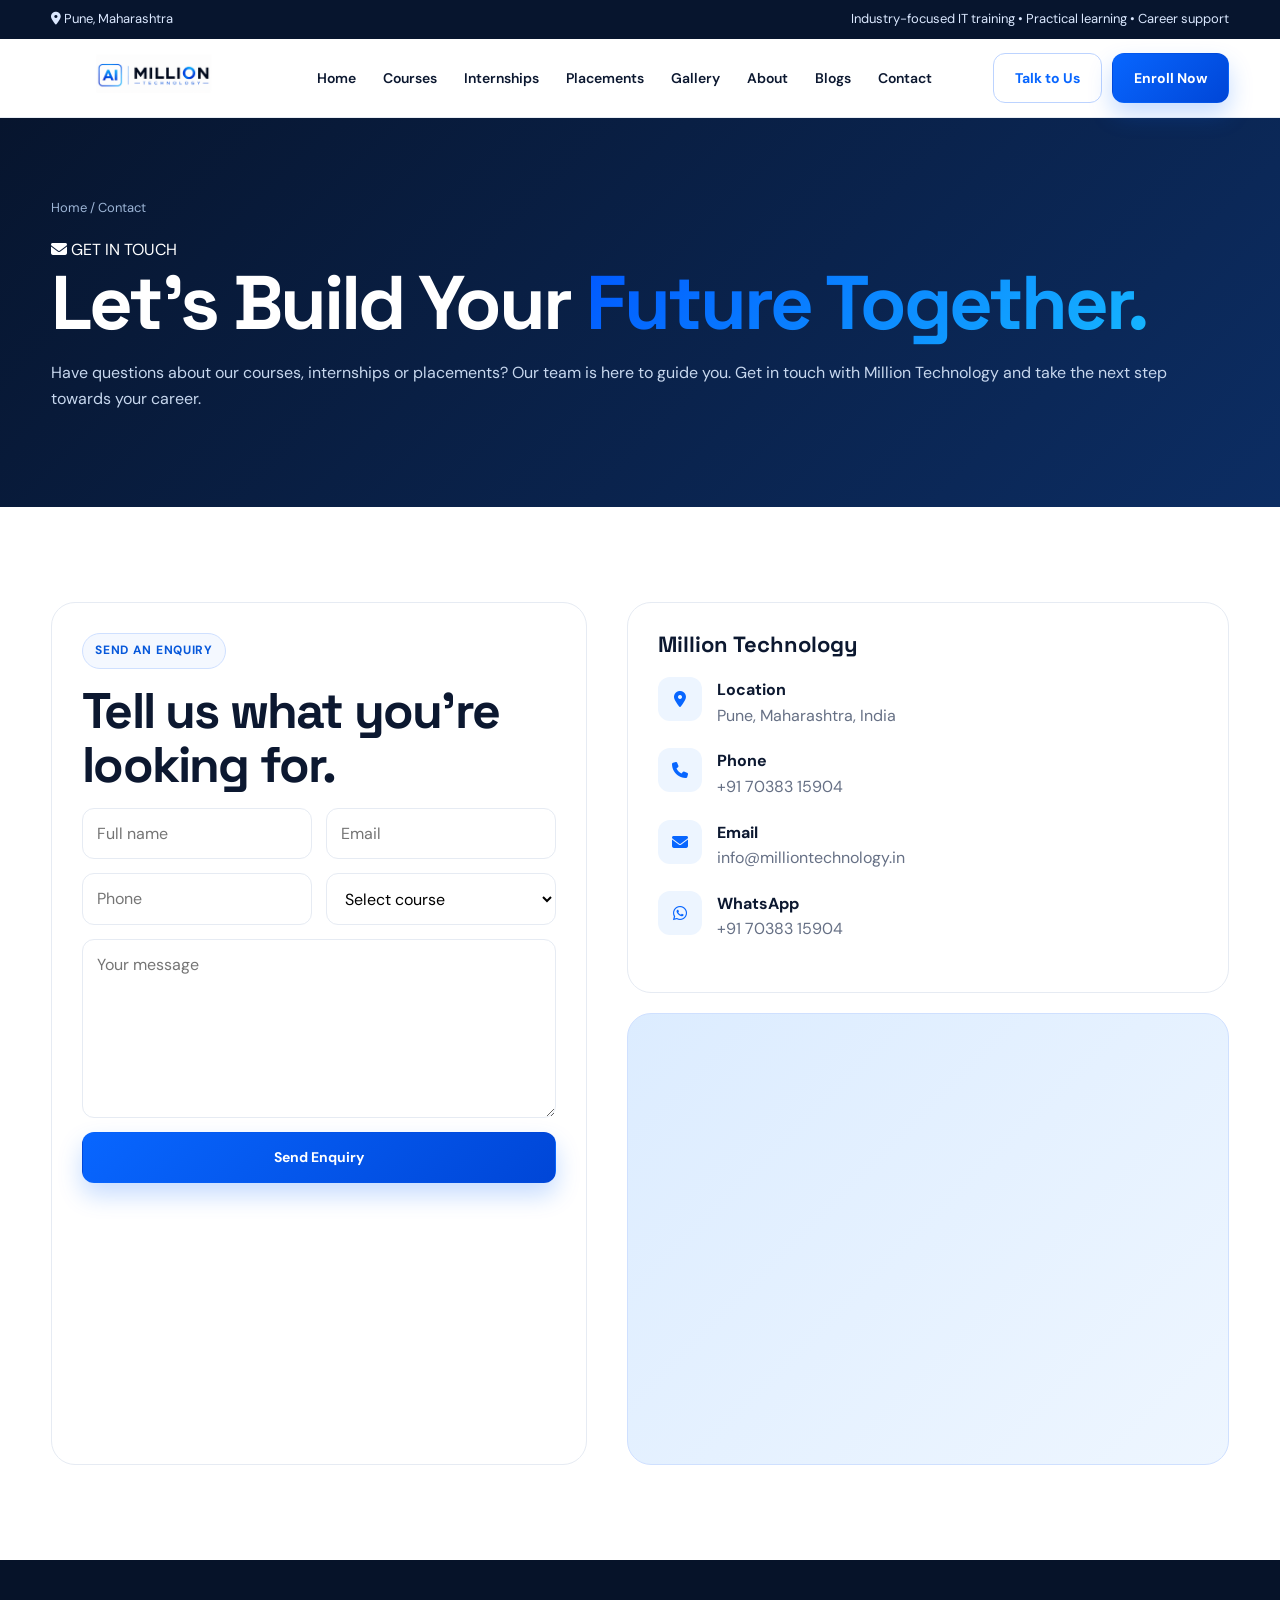
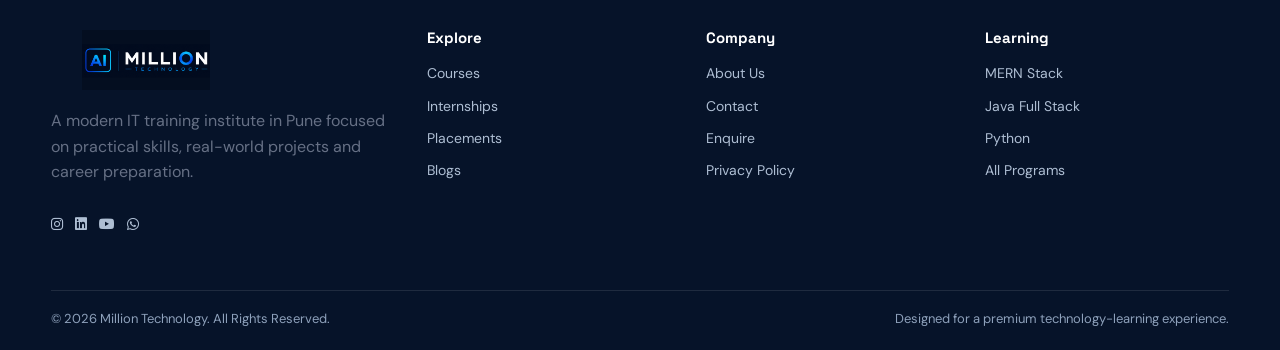
<file: contact.html>
<!doctype html>
<html lang="en">

<head>
    <meta charset="utf-8">
    <meta name="viewport" content="width=device-width,initial-scale=1">
    <meta name="description" content="Million Technology — professional IT training institute in Pune.">
    <title>Contact Us | Million Technology</title>
    <link rel="stylesheet" href="css/style.css">
    <link rel="stylesheet" href="https://cdnjs.cloudflare.com/ajax/libs/font-awesome/6.7.2/css/all.min.css">
</head>

<body>
    <div class="topbar">
        <div class="container"><span><i class="fa-solid fa-location-dot"></i> Pune,
                Maharashtra</span><span>Industry-focused IT training • Practical learning • Career support</span></div>
    </div>
    <header class="navbar">
        <div class="container nav-inner"><a href="index.html"><img class="nav-logo" src="assets/logo/logo-dark.png"
                    alt="Million Technology logo"></a>
            <nav class="nav-links"><a data-nav="home" href="index.html">Home</a><a data-nav="courses"
                    href="courses.html">Courses</a><a data-nav="internships" href="internships.html">Internships</a><a
                    data-nav="placements" href="placements.html">Placements</a><a data-nav="gallery" href="gallery.html">
                    Gallery</a><a data-nav="about"
                    href="about.html">About</a><a data-nav="blogs" href="blogs.html">Blogs</a><a data-nav="contact"
                    href="contact.html">Contact</a></nav>
            <div class="nav-actions"><a class="btn btn-outline" href="contact.html">Talk to Us</a><a
                    class="btn btn-primary" href="contact.html">Enroll Now</a><button class="menu-btn"
                    aria-label="Open menu"><i class="fa-solid fa-bars"></i></button></div>
        </div>
        <nav class="mobile-nav"><a href="index.html">Home</a><a href="courses.html">Courses</a><a
                href="internships.html">Internships</a><a href="placements.html">Placements</a><a
                href="about.html">About</a><a href="blogs.html">Blogs</a><a href="contact.html">Contact</a></nav>
    </header>
    <main>
        <section class="page-hero contact-hero">

    <div class="container">

        <div class="breadcrumb">
            Home / Contact
        </div>

        <span class="contact-badge">
            <i class="fa-solid fa-envelope"></i>
            GET IN TOUCH
        </span>

        <h1>
            Let's Build Your
            <span class="gradient-text">Future Together.</span>
        </h1>

        <p class="muted">
            Have questions about our courses, internships or placements?
            Our team is here to guide you. Get in touch with Million Technology
            and take the next step towards your career.
        </p>
    </div>

</section>
        <section class="section">
            <div class="container contact-grid">
                <div class="contact-card"><span class="eyebrow">Send an enquiry</span>
                    <h2 style="margin-top:15px">Tell us what you're looking for.</h2>
                    <form class="form-grid"
                        onsubmit="event.preventDefault();alert('Demo form submitted. Connect this to your backend.');">
                        <input class="form-control" placeholder="Full name" required><input class="form-control"
                            type="email" placeholder="Email" required><input class="form-control" placeholder="Phone"
                            required><select class="form-control">
                            <option>Select course</option>
                            <option>MERN Full Stack</option>
                            <option>Java Full Stack</option>
                            <option>Python</option>
                            <option>Data Science</option>
                        </select><textarea class="form-control full" rows="6"
                            placeholder="Your message"></textarea><button class="btn btn-primary full">Send
                            Enquiry</button>
                    </form>
                </div>
                <div>
                    <div class="contact-card">
                        <h3>Million Technology</h3>
                        <div class="contact-item">
                            <div class="contact-icon"><i class="fa-solid fa-location-dot"></i></div>
                            <div><strong>Location</strong>
                                <div class="muted">Pune, Maharashtra, India</div>
                            </div>
                        </div>
                        <div class="contact-item">
                            <div class="contact-icon"><i class="fa-solid fa-phone"></i></div>
                            <div><strong>Phone</strong>
                                <div class="muted">+91 70383 15904</div>
                            </div>
                        </div>
                        <div class="contact-item">
                            <div class="contact-icon"><i class="fa-solid fa-envelope"></i></div>
                            <div><strong>Email</strong>
                                <div class="muted">info@milliontechnology.in</div>
                            </div>
                        </div>
                        <div class="contact-item">
                            <div class="contact-icon"><i class="fa-brands fa-whatsapp"></i></div>
                            <div><strong>WhatsApp</strong>
                                <div class="muted">+91 70383 15904</div>
                            </div>
                        </div>
                    </div>
                    <div class="map-box" style="margin-top:20px">
                          <iframe src="https://www.google.com/maps/embed?pb=!1m18!1m12!1m3!1d30249.502419719523!2d73.72349739074707!3d18.610620842806277!2m3!1f0!2f0!3f0!3m2!1i1024!2i768!4f13.1!3m3!1m2!1s0x3bc2c170f50e0fd7%3A0x4bd454c8f437d03d!2sMillionis%20Tech!5e0!3m2!1sen!2sin!4v1792739179786!5m2!1sen!2sin" width="600" height="450" style="border:0;" allowfullscreen="" loading="lazy" referrerpolicy="strict-origin-when-cross-origin"></iframe>                            
                       </div>
                </div>
            </div>
        </section>
    </main>
    <footer class="footer">
        <div class="container">
            <div class="footer-grid">
                <div><img class="footer-logo" src="assets/logo/logo-light.png" alt="Million Technology logo">
                    <p class="muted">A modern IT training institute in Pune focused on practical skills, real-world
                        projects and career preparation.</p>
                    <div style="display:flex;gap:12px;margin-top:18px"><a href="#"><i
                                class="fa-brands fa-instagram"></i></a><a href="#"><i
                                class="fa-brands fa-linkedin"></i></a><a href="#"><i
                                class="fa-brands fa-youtube"></i></a><a href="#"><i
                                class="fa-brands fa-whatsapp"></i></a></div>
                </div>
                <div>
                    <h4>Explore</h4><a href="courses.html">Courses</a><a href="internships.html">Internships</a><a
                        href="placements.html">Placements</a><a href="blogs.html">Blogs</a>
                </div>
                <div>
                    <h4>Company</h4><a href="about.html">About Us</a><a href="contact.html">Contact</a><a
                        href="contact.html">Enquire</a><a href="#">Privacy Policy</a>
                </div>
                <div>
                    <h4>Learning</h4><a href="course-details.html?course=Full%20Stack%20Web%20Development%20(MERN)">MERN
                        Stack</a><a href="course-details2.html">Java Full Stack</a><a
                        href="course-details3.html?course=Python%20Programming">Python</a><a
                        href="course-details.html">All Programs</a>
                </div>
            </div>
            <div class="footer-bottom"><span>© <span data-year></span> Million Technology. All Rights
                    Reserved.</span><span>Designed for a premium technology-learning experience.</span></div>
        </div>
    </footer>
    <script src="js/main.js"></script>
</body>

</html>
</file>
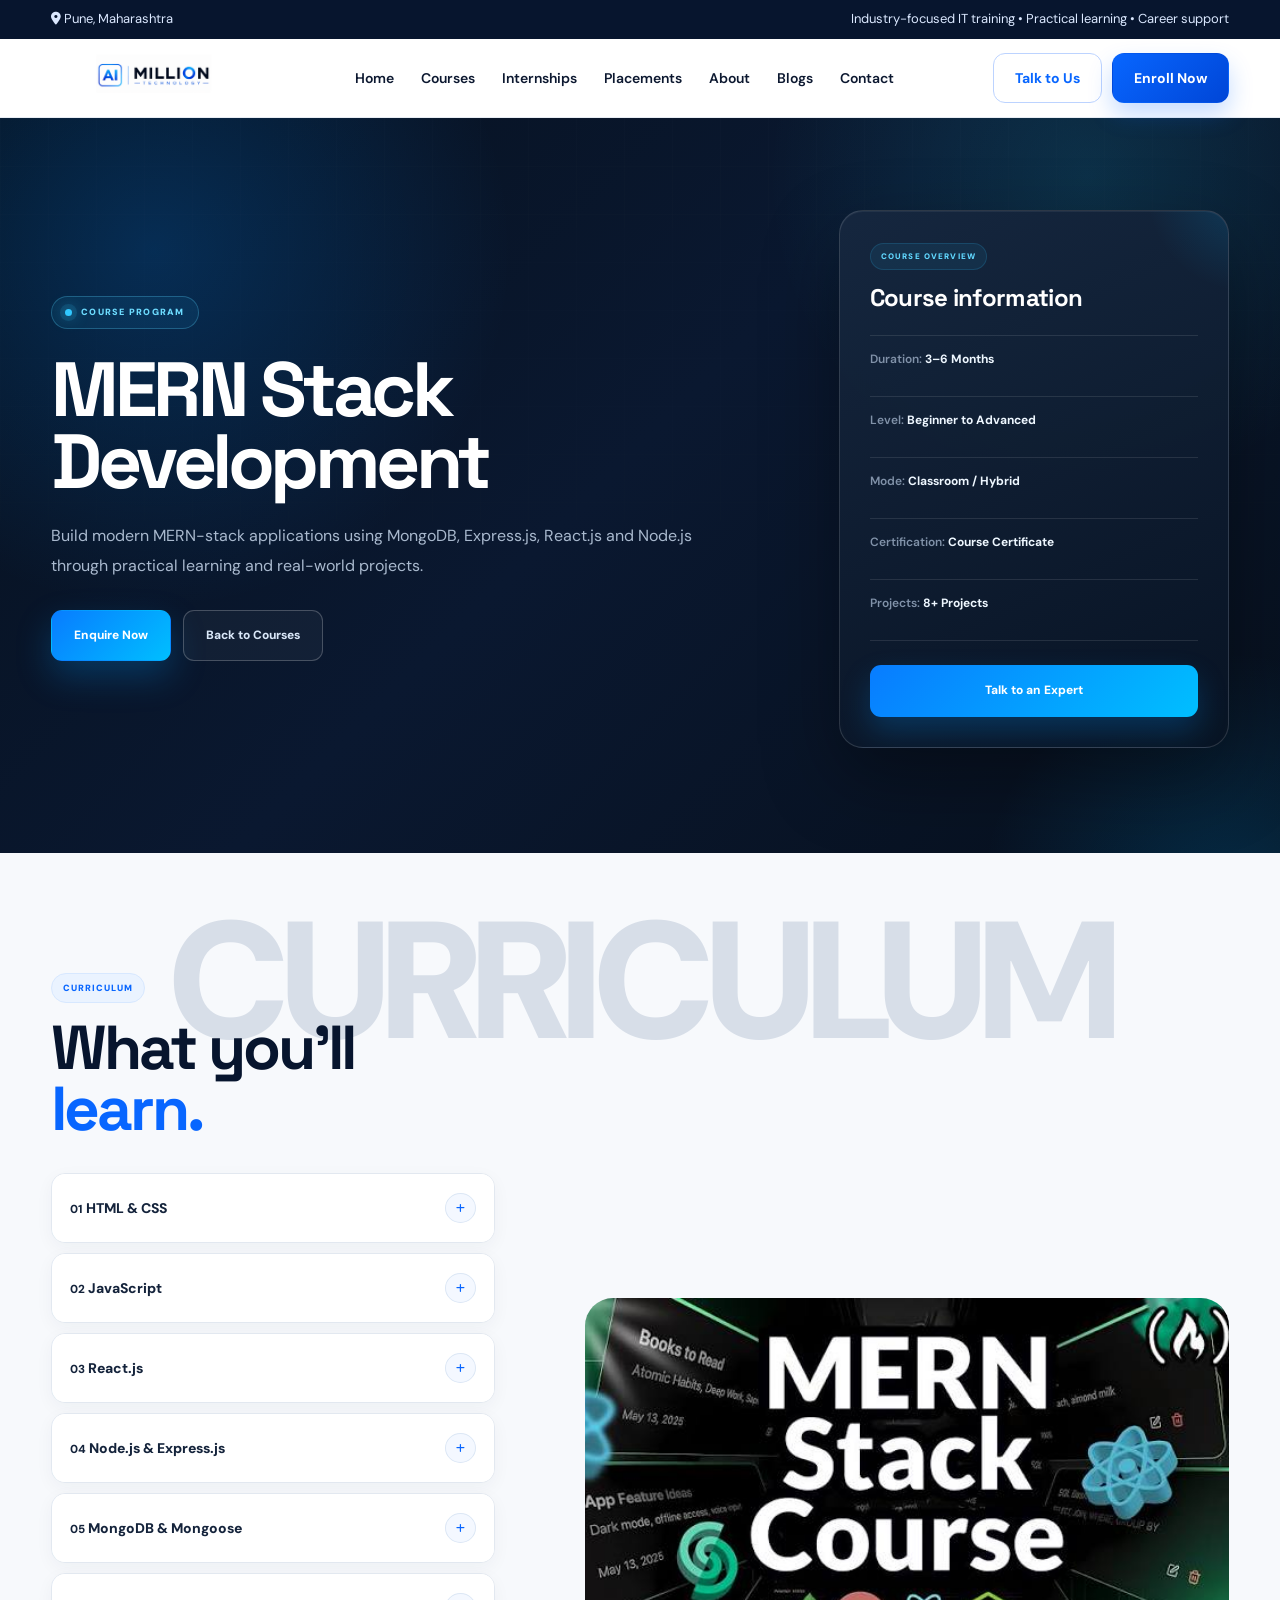
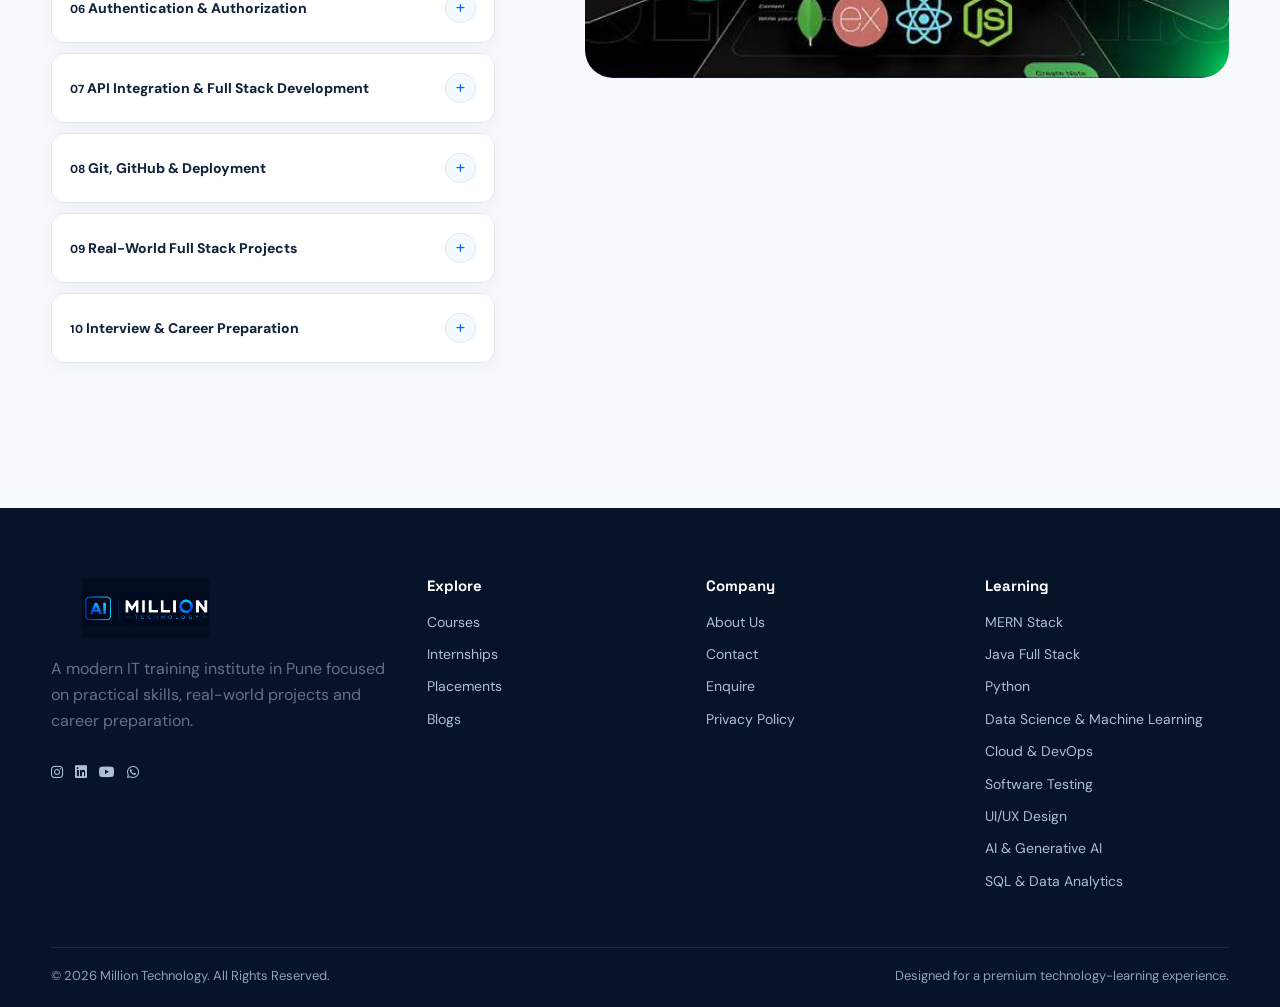
<file: course-details.html>
<!doctype html>
<html lang="en">

<head>
    <meta charset="utf-8">
    <meta name="viewport" content="width=device-width,initial-scale=1">

    <meta name="description"
        content="Explore practical technology courses at Million Technology, Pune. Learn through structured curriculum, projects and career-focused training.">

    <title>Course Details | Million Technology</title>

    <link rel="stylesheet" href="css/style.css">

    <link rel="stylesheet"
        href="https://cdnjs.cloudflare.com/ajax/libs/font-awesome/6.7.2/css/all.min.css">
</head>

<body>

    <!-- Topbar -->
    <div class="topbar">
        <div class="container">

            <span>
                <i class="fa-solid fa-location-dot"></i>
                Pune, Maharashtra
            </span>

            <span>
                Industry-focused IT training • Practical learning • Career support
            </span>

        </div>
    </div>


    <!-- Navbar -->
    <header class="navbar">

        <div class="container nav-inner">

            <a href="index.html">
                <img
                    class="nav-logo"
                    src="assets/logo/logo-dark.png"
                    alt="Million Technology logo">
            </a>

            <nav class="nav-links">

                <a data-nav="home" href="index.html">
                    Home
                </a>

                <a data-nav="courses" href="courses.html">
                    Courses
                </a>

                <a data-nav="internships" href="internships.html">
                    Internships
                </a>

                <a data-nav="placements" href="placements.html">
                    Placements
                </a>

                <a data-nav="about" href="about.html">
                    About
                </a>

                <a data-nav="blogs" href="blogs.html">
                    Blogs
                </a>

                <a data-nav="contact" href="contact.html">
                    Contact
                </a>

            </nav>


            <div class="nav-actions">

                <a class="btn btn-outline" href="contact.html">
                    Talk to Us
                </a>

                <a class="btn btn-primary" href="contact.html">
                    Enroll Now
                </a>

                <button class="menu-btn" aria-label="Open menu">
                    <i class="fa-solid fa-bars"></i>
                </button>

            </div>

        </div>


        <!-- Mobile Navigation -->
        <nav class="mobile-nav">

            <a href="index.html">Home</a>

            <a href="courses.html">Courses</a>

            <a href="internships.html">Internships</a>

            <a href="placements.html">Placements</a>

            <a href="about.html">About</a>

            <a href="blogs.html">Blogs</a>

            <a href="contact.html">Contact</a>

        </nav>

    </header>


    <main>

        <!-- Course Hero -->
        <section class="detail-hero">

            <div class="container detail-grid">

                <div>

                    <span class="eyebrow">
                        Course program
                    </span>

                    <h1 id="detailTitle">
                        Full Stack Web Development (MERN)
                    </h1>

                    <p
                        id="detailDesc"
                        class="muted"
                        style="font-size:18px">
                    </p>


                    <div
                        class="hero-actions"
                        style="margin-top:25px">

                        <a
                            class="btn btn-primary"
                            href="contact.html">
                            Enquire Now
                        </a>

                        <a
                            class="btn btn-outline"
                            href="courses.html">
                            Back to Courses
                        </a>

                    </div>

                </div>


                <!-- Course Information -->
                <aside class="info-panel">

                    <h3>
                        Course information
                    </h3>

                    <div class="info-list">

                        <div>
                            <span>Duration: </span>
                            <strong data-info="Duration"></strong>
                        </div>

                        <div>
                            <span>Level: </span>
                            <strong data-info="Level"></strong>
                        </div>

                        <div>
                            <span>Mode: </span>
                            <strong data-info="Mode"></strong>
                        </div>

                        <div>
                            <span>Certification: </span>
                            <strong data-info="Certification"></strong>
                        </div>

                        <div>
                            <span>Projects: </span>
                            <strong data-info="Projects"></strong>
                        </div>

                    </div>

                    <a
                        class="btn btn-primary"
                        style="width:100%"
                        href="contact.html">
                        Talk to an Expert
                    </a>

                </aside>

            </div>

        </section>


        <!-- Curriculum -->
        <section class="section">

            <div class="container split">

                <div>

                    <span class="eyebrow">
                        Curriculum
                    </span>

                    <h2>
                        What you'll
                        <span class="gradient-text">
                            learn.
                        </span>
                    </h2>


                    <!-- Dynamic Curriculum -->
                    <div id="courseCurriculum">

                        <!-- Course modules will be loaded by course-detail.js -->

                    </div>

                </div>


                <!-- Course Image -->
                <div>

                    <img
                        id="detailImage"
                        class="image-main img01"
                        style="height:380px;margin-top:35px"
                        alt="Course training at Million Technology">

                </div>

            </div>

        </section>

    </main>


    <!-- Footer -->
    <footer class="footer">

        <div class="container">

            <div class="footer-grid">

                <!-- Brand -->
                <div>

                    <img
                        class="footer-logo"
                        src="assets/logo/logo-light.png"
                        alt="Million Technology logo">

                    <p class="muted">
                        A modern IT training institute in Pune focused on
                        practical skills, real-world projects and career
                        preparation.
                    </p>

                    <div
                        style="display:flex;gap:12px;margin-top:18px">

                        <a href="#">
                            <i class="fa-brands fa-instagram"></i>
                        </a>

                        <a href="#">
                            <i class="fa-brands fa-linkedin"></i>
                        </a>

                        <a href="#">
                            <i class="fa-brands fa-youtube"></i>
                        </a>

                        <a href="#">
                            <i class="fa-brands fa-whatsapp"></i>
                        </a>

                    </div>

                </div>


                <!-- Explore -->
                <div>

                    <h4>Explore</h4>

                    <a href="courses.html">
                        Courses
                    </a>

                    <a href="internships.html">
                        Internships
                    </a>

                    <a href="placements.html">
                        Placements
                    </a>

                    <a href="blogs.html">
                        Blogs
                    </a>

                </div>


                <!-- Company -->
                <div>

                    <h4>Company</h4>

                    <a href="about.html">
                        About Us
                    </a>

                    <a href="contact.html">
                        Contact
                    </a>

                    <a href="contact.html">
                        Enquire
                    </a>

                    <a href="#">
                        Privacy Policy
                    </a>

                </div>


                <!-- Learning -->
                <div>

                    <h4>Learning</h4>

                    <a href="course-details.html?course=Full%20Stack%20Web%20Development%20(MERN)">
                        MERN Stack
                    </a>

                    <a href="course-details.html?course=Java%20Full%20Stack">
                        Java Full Stack
                    </a>

                    <a href="course-details.html?course=Python%20Programming">
                        Python
                    </a>

                    <a href="course-details.html?course=Data%20Science%20%26%20Machine%20Learning">
                        Data Science & Machine Learning
                    </a>

                    <a href="course-details.html?course=Cloud%20%26%20DevOps">
                        Cloud & DevOps
                    </a>

                    <a href="course-details.html?course=Software%20Testing">
                        Software Testing
                    </a>

                    <a href="course-details.html?course=UI%2FUX%20Design">
                        UI/UX Design
                    </a>

                    <a href="course-details.html?course=AI%20%26%20Generative%20AI">
                        AI & Generative AI
                    </a>

                    <a href="course-details.html?course=SQL%20%26%20Data%20Analytics">
                        SQL & Data Analytics
                    </a>

                </div>

            </div>


            <!-- Footer Bottom -->
            <div class="footer-bottom">

                <span>
                    © <span data-year></span>
                    Million Technology. All Rights Reserved.
                </span>

                <span>
                    Designed for a premium technology-learning experience.
                </span>

            </div>

        </div>

    </footer>


    <script src="js/main.js"></script>
    <script src="js/course-detail.js"></script>

</body>

</html>
</file>
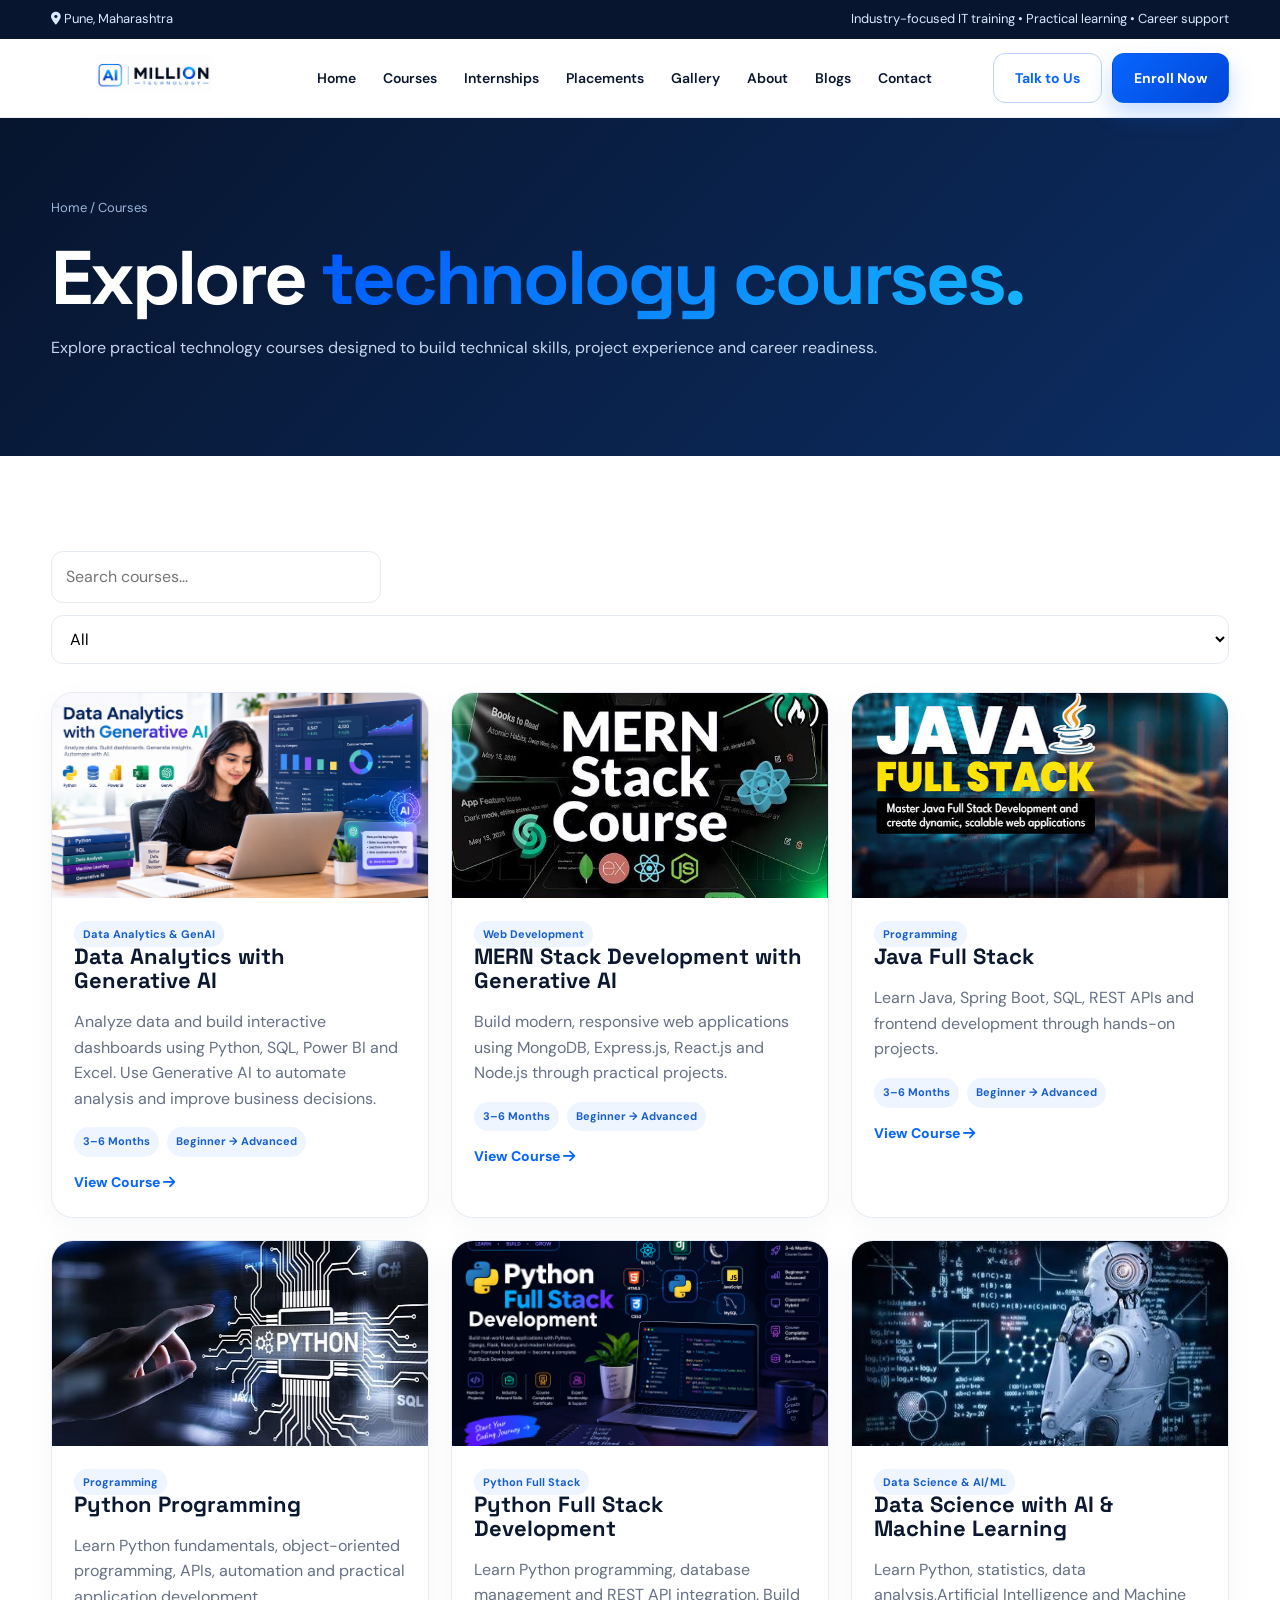
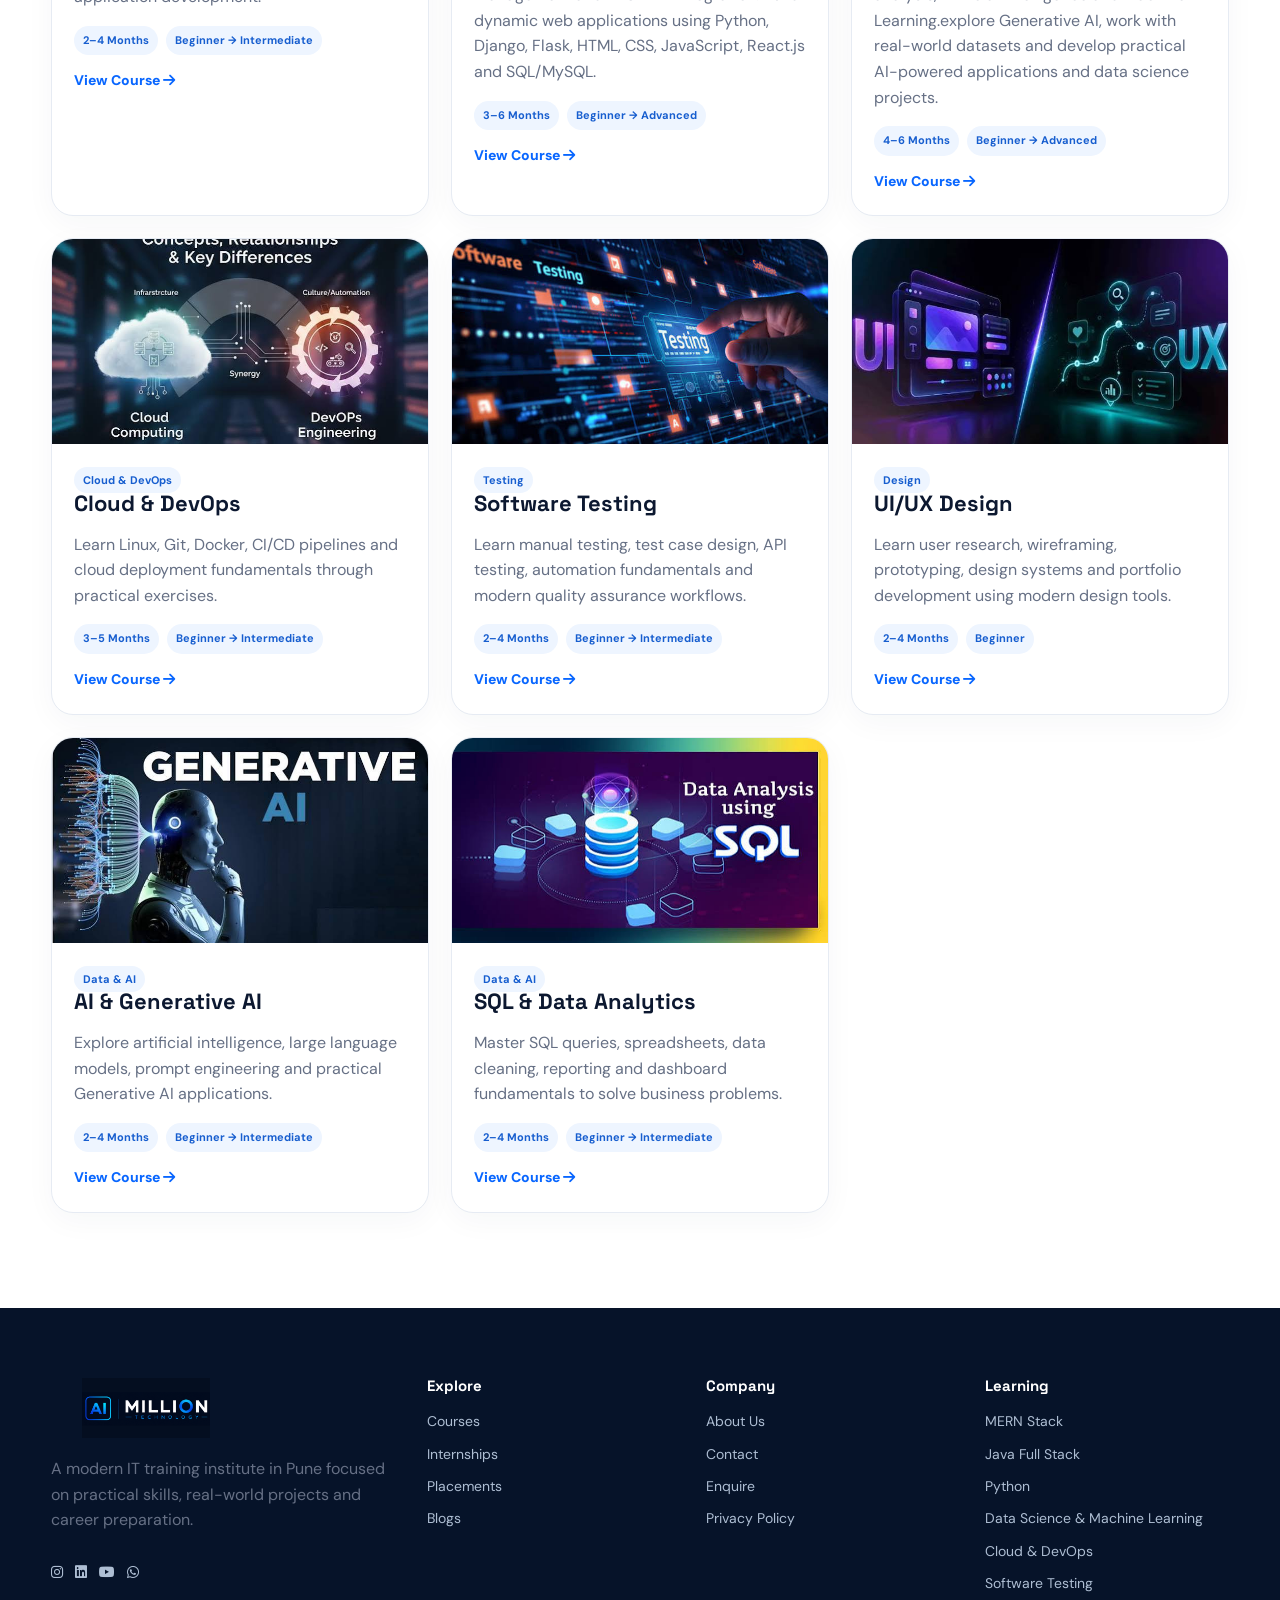
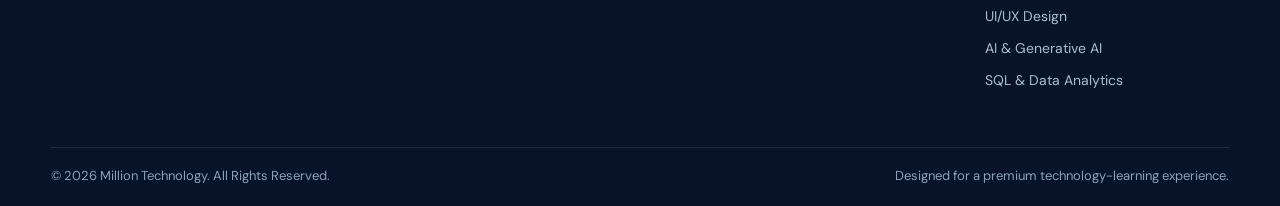
<file: courses.html>
<!doctype html>
<html lang="en">

<head>
    <meta charset="utf-8">
    <meta name="viewport" content="width=device-width,initial-scale=1">
    <meta name="description" content="Million Technology — professional IT training institute in Pune.">
    <title>Courses | Million Technology</title>

    <link rel="stylesheet" href="css/style.css">
    <link rel="stylesheet"
        href="https://cdnjs.cloudflare.com/ajax/libs/font-awesome/6.7.2/css/all.min.css">
</head>

<body>

    <div class="topbar">
        <div class="container">
            <span>
                <i class="fa-solid fa-location-dot"></i>
                Pune, Maharashtra
            </span>

            <span>
                Industry-focused IT training • Practical learning • Career support
            </span>
        </div>
    </div>

    <header class="navbar">
        <div class="container nav-inner">

            <a href="index.html">
                <img class="nav-logo"
                    src="assets/logo/logo-dark.png"
                    alt="Million Technology logo">
            </a>

            <nav class="nav-links">
                <a data-nav="home" href="index.html">Home</a>

                <a data-nav="courses" href="courses.html">Courses</a>

                <a data-nav="internships"
                    href="internships.html">Internships</a>

                <a data-nav="placements"
                    href="placements.html">Placements</a>

                 <a data-nav="gallery"
                    href="gallery.html">Gallery</a>   
                    

                <a data-nav="about" href="about.html">About</a>

                <a data-nav="blogs" href="blogs.html">Blogs</a>

                <a data-nav="contact"
                    href="contact.html">Contact</a>
            </nav>

            <div class="nav-actions">

                <a class="btn btn-outline"
                    href="contact.html">
                    Talk to Us
                </a>

                <a class="btn btn-primary"
                    href="contact.html">
                    Enroll Now
                </a>

                <button class="menu-btn"
                    aria-label="Open menu">
                    <i class="fa-solid fa-bars"></i>
                </button>

            </div>
        </div>

        <nav class="mobile-nav">
            <a href="index.html">Home</a>
            <a href="courses.html">Courses</a>
            <a href="internships.html">Internships</a>
            <a href="placements.html">Placements</a>
            <a href="about.html">About</a>
            <a href="blogs.html">Blogs</a>
            <a href="contact.html">Contact</a>
        </nav>
    </header>


    <main>

        <!-- Courses Hero -->
        <section class="page-hero">
            <div class="container">

                <div class="breadcrumb">
                    Home / Courses
                </div>

                <h1>
                    Explore
                    <span class="gradient-text">
                        technology courses.
                    </span>
                </h1>

                <p class="muted">
                    Explore practical technology courses designed to build
                    technical skills, project experience and career readiness.
                </p>

            </div>
        </section>


        <!-- Courses -->
        <section class="section">

            <div class="container">

                <div class="filter-bar">

                    <input
                        id="courseSearch"
                        type="search"
                        placeholder="Search courses..."
                        aria-label="Search courses">

                    <select
                        id="courseCategory"
                        aria-label="Filter courses by category">

                        <option>All</option>
                        <option>Web Development</option>
                        <option>Programming</option>
                        <option>Data & AI</option>
                        <option>Cloud & DevOps</option>
                        <option>Testing</option>
                        <option>Design</option>

                    </select>

                </div>

                <div id="courseGrid"
                    class="course-grid">
                </div>

            </div>

        </section>

    </main>


    <!-- Footer -->
    <footer class="footer">

        <div class="container">

            <div class="footer-grid">

                <!-- Brand -->
                <div>

                    <img
                        class="footer-logo"
                        src="assets/logo/logo-light.png"
                        alt="Million Technology logo">

                    <p class="muted">
                        A modern IT training institute in Pune focused on
                        practical skills, real-world projects and career
                        preparation.
                    </p>

                    <div
                        style="display:flex;gap:12px;margin-top:18px">

                        <a href="#">
                            <i class="fa-brands fa-instagram"></i>
                        </a>

                        <a href="#">
                            <i class="fa-brands fa-linkedin"></i>
                        </a>

                        <a href="#">
                            <i class="fa-brands fa-youtube"></i>
                        </a>

                        <a href="#">
                            <i class="fa-brands fa-whatsapp"></i>
                        </a>

                    </div>

                </div>


                <!-- Explore -->
                <div>

                    <h4>Explore</h4>

                    <a href="courses.html">
                        Courses
                    </a>

                    <a href="internships.html">
                        Internships
                    </a>

                    <a href="placements.html">
                        Placements
                    </a>

                    <a href="blogs.html">
                        Blogs
                    </a>

                </div>


                <!-- Company -->
                <div>

                    <h4>Company</h4>

                    <a href="about.html">
                        About Us
                    </a>

                    <a href="contact.html">
                        Contact
                    </a>

                    <a href="contact.html">
                        Enquire
                    </a>

                    <a href="#">
                        Privacy Policy
                    </a>

                </div>


                <!-- Learning -->
                <div>

                    <h4>Learning</h4>

                    <a href="course-details.html?course=Full%20Stack%20Web%20Development%20(MERN)">
                        MERN Stack
                    </a>

                    <a href="course-details.html?course=Java%20Full%20Stack">
                        Java Full Stack
                    </a>

                    <a href="course-details.html?course=Python%20Programming">
                        Python
                    </a>

                    <a href="course-details.html?course=Data%20Science%20%26%20Machine%20Learning">
                        Data Science & Machine Learning
                    </a>

                    <a href="course-details.html?course=Cloud%20%26%20DevOps">
                        Cloud & DevOps
                    </a>

                    <a href="course-details.html?course=Software%20Testing">
                        Software Testing
                    </a>

                    <a href="course-details.html?course=UI%2FUX%20Design">
                        UI/UX Design
                    </a>

                    <a href="course-details.html?course=AI%20%26%20Generative%20AI">
                        AI & Generative AI
                    </a>

                    <a href="course-details.html?course=SQL%20%26%20Data%20Analytics">
                        SQL & Data Analytics
                    </a>

                </div>

            </div>


            <!-- Footer Bottom -->
            <div class="footer-bottom">

                <span>
                    © <span data-year></span>
                    Million Technology. All Rights Reserved.
                </span>

                <span>
                    Designed for a premium technology-learning experience.
                </span>

            </div>

        </div>

    </footer>


    <script src="js/main.js"></script>
    <script src="js/courses.js"></script>

</body>

</html>
</file>
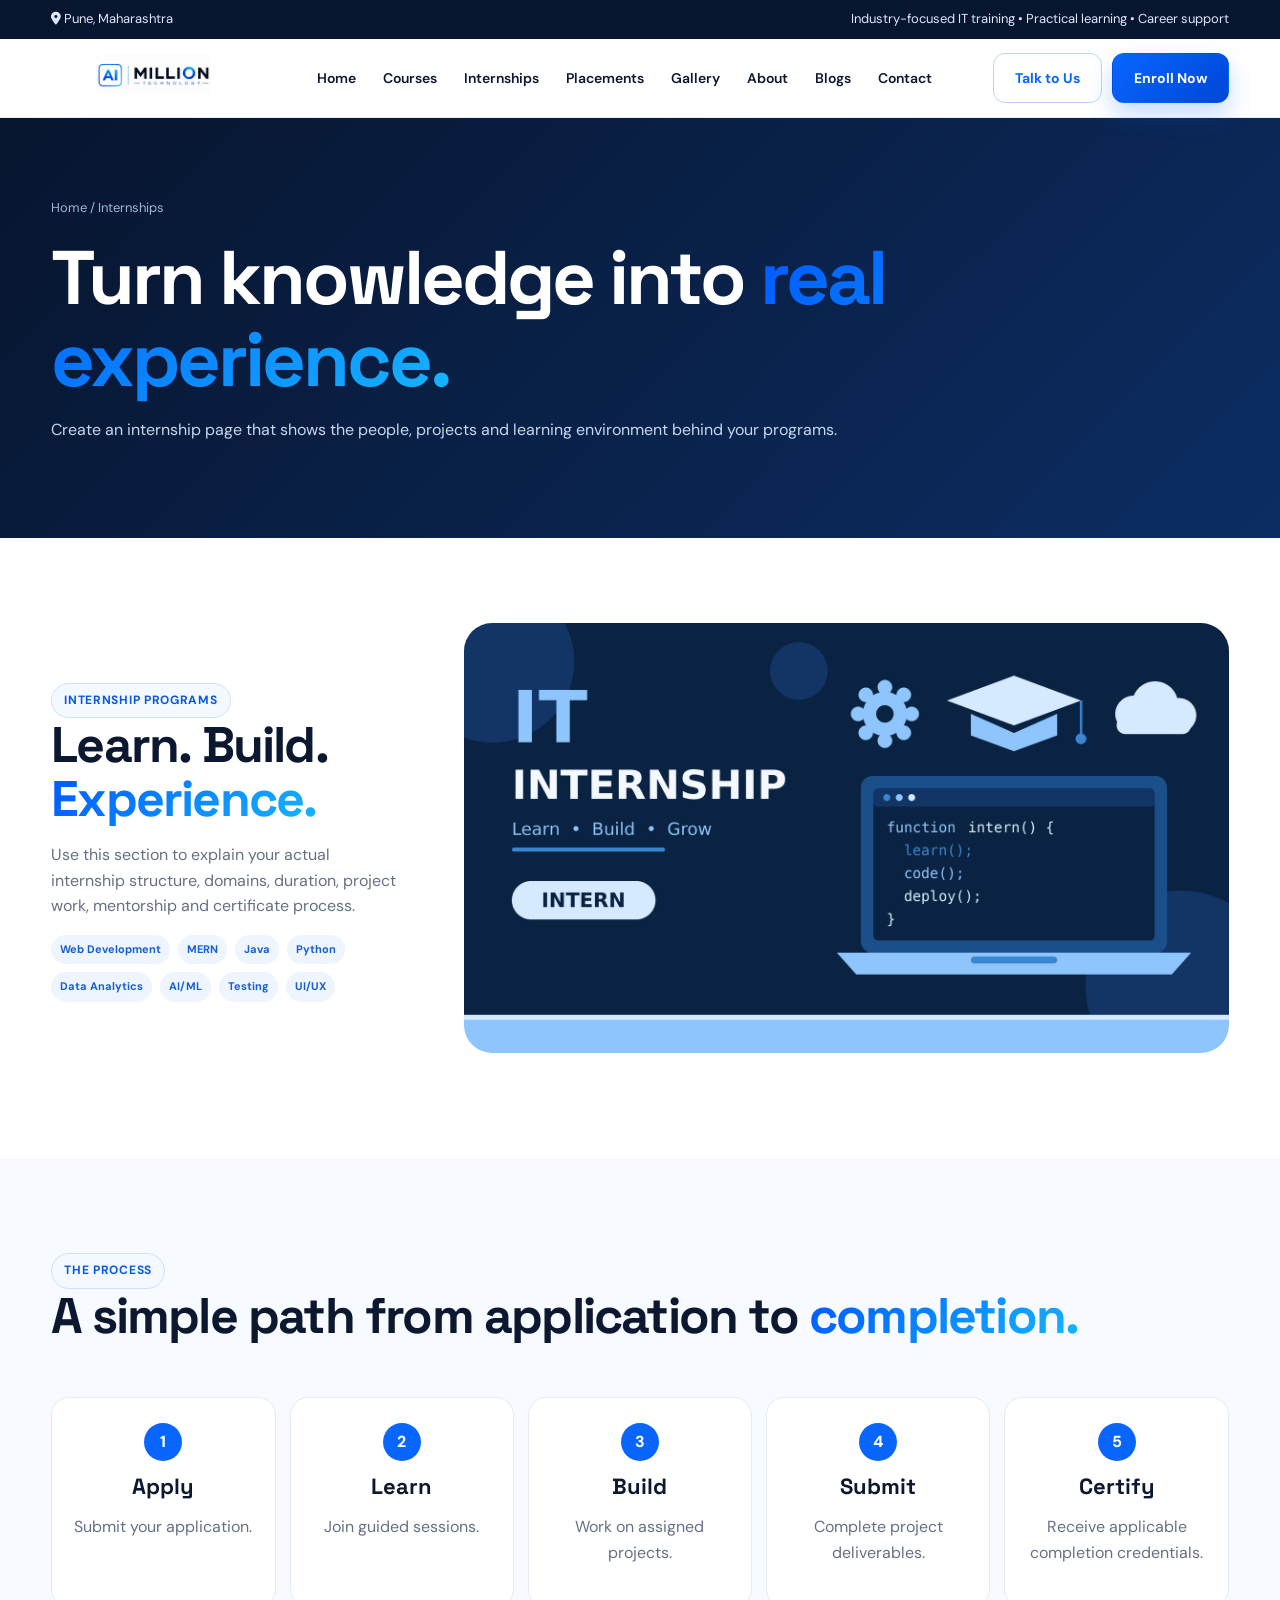
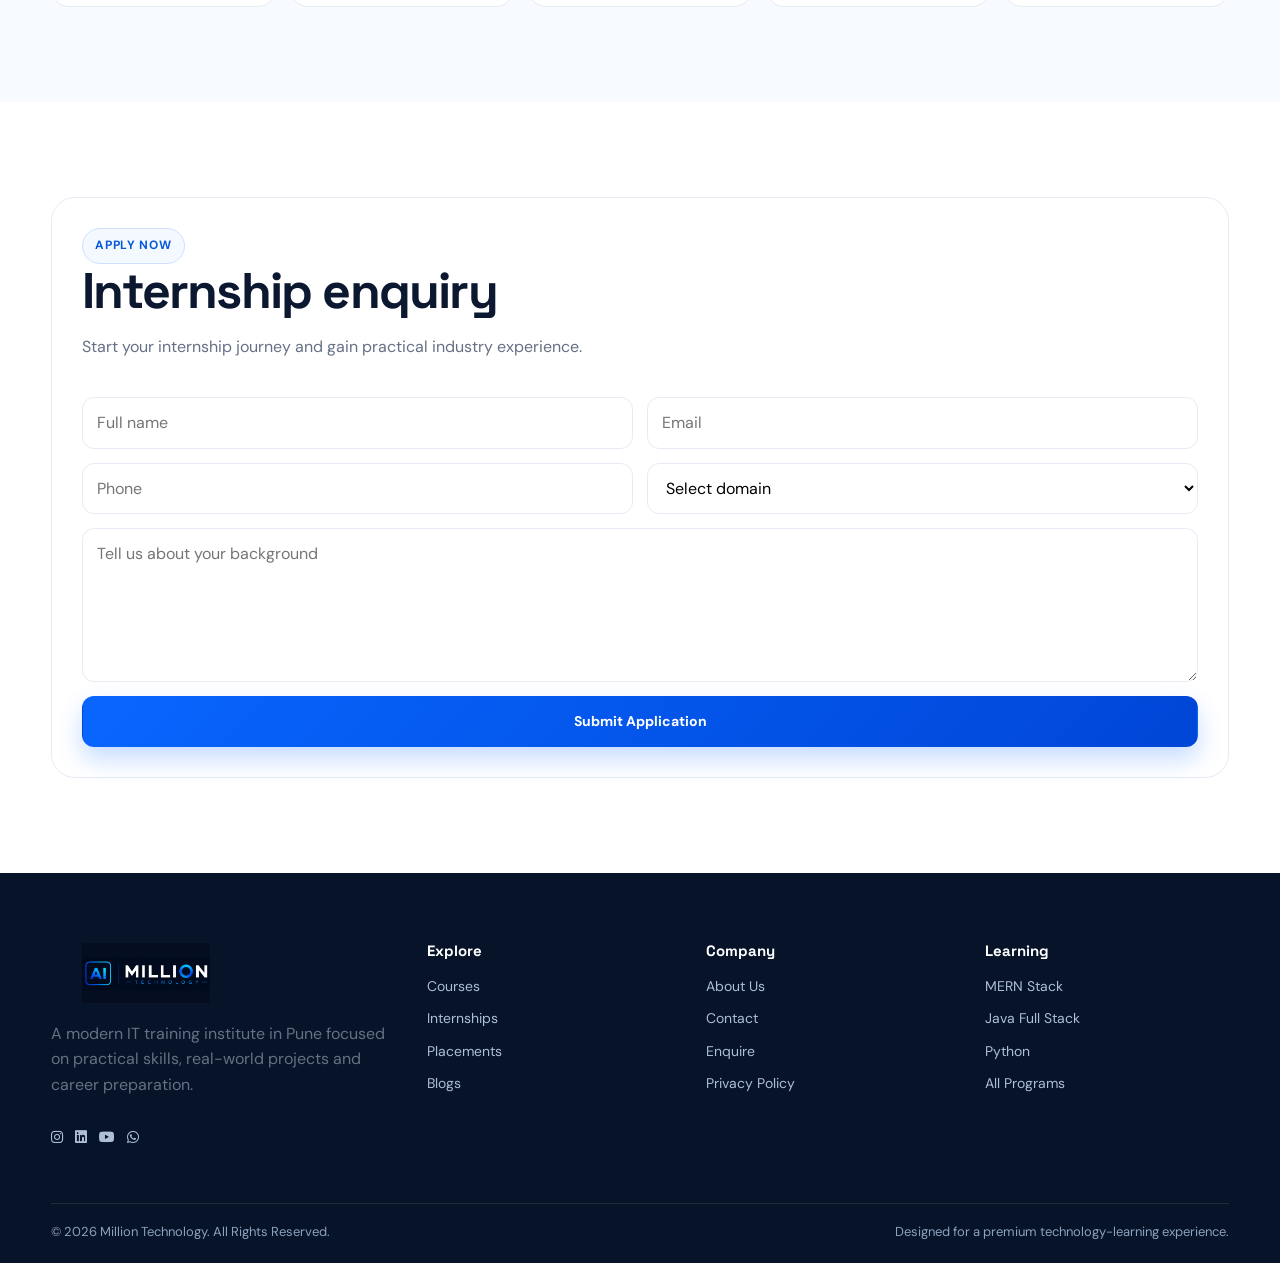
<file: internships.html>
<!doctype html>
<html lang="en">

<head>
    <meta charset="utf-8">
    <meta name="viewport" content="width=device-width,initial-scale=1">
    <meta name="description" content="Million Technology — professional IT training institute in Pune.">
    <title>Internships | Million Technology</title>
    <link rel="stylesheet" href="css/style.css">
    <link rel="stylesheet" href="https://cdnjs.cloudflare.com/ajax/libs/font-awesome/6.7.2/css/all.min.css">
</head>

<body>
    <div class="topbar">
        <div class="container"><span><i class="fa-solid fa-location-dot"></i> Pune,
                Maharashtra</span><span>Industry-focused IT training • Practical learning • Career support</span></div>
    </div>
    <header class="navbar">
        <div class="container nav-inner"><a href="index.html"><img class="nav-logo" src="assets/logo/logo-dark.png"
                    alt="Million Technology logo"></a>
            <nav class="nav-links"><a data-nav="home" href="index.html">Home</a><a data-nav="courses"
                    href="courses.html">Courses</a><a data-nav="internships" href="internships.html">Internships</a><a
                    data-nav="placements" href="placements.html">Placements</a><a
                    data-nav="gallery" href="gallery.html">Gallery</a><a data-nav="about"
                    href="about.html">About</a><a data-nav="blogs" href="blogs.html">Blogs</a><a data-nav="contact"
                    href="contact.html">Contact</a></nav>
            <div class="nav-actions"><a class="btn btn-outline" href="contact.html">Talk to Us</a><a
                    class="btn btn-primary" href="contact.html">Enroll Now</a><button class="menu-btn"
                    aria-label="Open menu"><i class="fa-solid fa-bars"></i></button></div>
        </div>
        <nav class="mobile-nav"><a href="index.html">Home</a><a href="courses.html">Courses</a><a
                href="internships.html">Internships</a><a href="placements.html">Placements</a><a
                href="about.html">About</a><a href="blogs.html">Blogs</a><a href="contact.html">Contact</a></nav>
    </header>
    <main>
        <section class="page-hero">
            <div class="container">
                <div class="breadcrumb">Home / Internships</div>
                <h1>Turn knowledge into <span class="gradient-text">real experience.</span></h1>
                <p class="muted">Create an internship page that shows the people, projects and learning environment
                    behind your programs.</p>
            </div>
        </section>
        <section class="section">
            <div class="container split">
                <div class="reveal"><span class="eyebrow">Internship programs</span>
                    <h2>Learn. Build. <span class="gradient-text">Experience.</span></h2>
                    <p class="muted">Use this section to explain your actual internship structure, domains, duration,
                        project work, mentorship and certificate process.</p>
                    <div class="meta"><span class="pill">Web Development</span><span class="pill">MERN</span><span
                            class="pill">Java</span><span class="pill">Python</span><span class="pill">Data
                            Analytics</span><span class="pill">AI/ML</span><span class="pill">Testing</span><span
                            class="pill">UI/UX</span></div>
                </div><img class="image-main reveal imgg12" style="height:430px" src="assets/images/internship2.png"
                    alt="Dummy internship photo">
            </div>
        </section>
        <section class="section" style="background:#f7faff">
            <div class="container">
                <div class="section-head">
                    <div><span class="eyebrow">The process</span>
                        <h2>A simple path from application to <span class="gradient-text">completion.</span></h2>
                    </div>
                </div>
                <div class="process">
                    <div class="step">
                        <div class="step-no">1</div>
                        <h3>Apply</h3>
                        <p class="muted">Submit your application.</p>
                    </div>
                    <div class="step">
                        <div class="step-no">2</div>
                        <h3>Learn</h3>
                        <p class="muted">Join guided sessions.</p>
                    </div>
                    <div class="step">
                        <div class="step-no">3</div>
                        <h3>Build</h3>
                        <p class="muted">Work on assigned projects.</p>
                    </div>
                    <div class="step">
                        <div class="step-no">4</div>
                        <h3>Submit</h3>
                        <p class="muted">Complete project deliverables.</p>
                    </div>
                    <div class="step">
                        <div class="step-no">5</div>
                        <h3>Certify</h3>
                        <p class="muted">Receive applicable completion credentials.</p>
                    </div>
                </div>
            </div>
        </section>
        <section class="section">
            <div class="container contact-card">
                <div class="section-head">
                    <div><span class="eyebrow">Apply now</span>
                        <h2>Internship enquiry</h2>
                        <p>Start your internship journey and gain practical industry experience.</p>
                    </div>
                </div>
                <form class="form-grid"
                    onsubmit="event.preventDefault();alert('Demo form submitted. Connect this form to your backend.');">
                    <input class="form-control" placeholder="Full name" required><input class="form-control"
                        type="email" placeholder="Email" required><input class="form-control" placeholder="Phone"
                        required><select class="form-control">
                        <option>Select domain</option>
                        <option>MERN</option>
                        <option>Java</option>
                        <option>Python</option>
                        <option>Data Analytics</option>
                        <option>AI/ML</option>
                    </select><textarea class="form-control full" rows="5"
                        placeholder="Tell us about your background"></textarea><button
                        class="btn btn-primary full">Submit Application</button></form>
            </div>
        </section>
    </main>
    <footer class="footer">
        <div class="container">
            <div class="footer-grid">
                <div><img class="footer-logo" src="assets/logo/logo-light.png" alt="Million Technology logo">
                    <p class="muted">A modern IT training institute in Pune focused on practical skills, real-world
                        projects and career preparation.</p>
                    <div style="display:flex;gap:12px;margin-top:18px"><a href="#"><i
                                class="fa-brands fa-instagram"></i></a><a href="#"><i
                                class="fa-brands fa-linkedin"></i></a><a href="#"><i
                                class="fa-brands fa-youtube"></i></a><a href="#"><i
                                class="fa-brands fa-whatsapp"></i></a></div>
                </div>
                <div>
                    <h4>Explore</h4><a href="courses.html">Courses</a><a href="internships.html">Internships</a><a
                        href="placements.html">Placements</a><a href="blogs.html">Blogs</a>
                </div>
                <div>
                    <h4>Company</h4><a href="about.html">About Us</a><a href="contact.html">Contact</a><a
                        href="contact.html">Enquire</a><a href="#">Privacy Policy</a>
                </div>
                <div>
                    <h4>Learning</h4><a href="course-details.html?course=Full%20Stack%20Web%20Development%20(MERN)">MERN
                        Stack</a><a href="course-details.html?course=Java%20Full%20Stack">Java Full Stack</a><a
                        href="course-details.html?course=Python%20Programming">Python</a><a
                        href="course-details.html">All Programs</a>
                </div>
            </div>
            <div class="footer-bottom"><span>© <span data-year></span> Million Technology. All Rights
                    Reserved.</span><span>Designed for a premium technology-learning experience.</span></div>
        </div>
    </footer>
    <script src="js/main.js"></script>
</body>

</html>
</file>
<file: css/style.css>
@import url('https://fonts.googleapis.com/css2?family=DM+Sans:wght@400;500;600;700&family=Space+Grotesk:wght@500;600;700&display=swap');

:root {
    --blue: #0866ff;
    --blue2: #20a4ff;
    --navy: #07152e;
    --ink: #0c1830;
    --muted: #667085;
    --line: #e6ebf3;
    --soft: #f4f8ff;
    --white: #fff;
    --radius: 22px;
    --shadow: 0 18px 55px rgba(8, 35, 80, .10)
}

* {
    box-sizing: border-box
}

html {
    scroll-behavior: smooth
}

body {
    margin: 0;
    font-family: 'DM Sans', sans-serif;
    color: var(--ink);
    background: #fff;
    line-height: 1.6
}

a {
    text-decoration: none;
    color: inherit
}

img {
    max-width: 100%;
    display: block
}

button,
input,
textarea,
select {
    font: inherit
}

.container {
    width: min(1180px, 92%);
    margin: auto
}

.topbar {
    background: var(--navy);
    color: #dbe8ff;
    font-size: 13px;
    padding: 9px 0
}

.topbar .container {
    display: flex;
    justify-content: space-between;
    gap: 20px
}

.navbar {
    position: sticky;
    top: 0;
    z-index: 50;
    background: rgba(255, 255, 255, .94);
    backdrop-filter: blur(16px);
    border-bottom: 1px solid rgba(230, 235, 243, .9)
}

.nav-inner {
    height: 78px;
    display: flex;
    align-items: center;
    justify-content: space-between
}

.nav-logo {
    width: 205px;
    height: 55px;
    object-fit: contain
}

.nav-links {
    display: flex;
    align-items: center;
    gap: 27px;
    font-size: 14px;
    font-weight: 600
}

.nav-links a {
    position: relative
}

.nav-links a:after {
    content: '';
    position: absolute;
    left: 0;
    bottom: -9px;
    width: 0;
    height: 2px;
    background: var(--blue);
    transition: .25s
}

.nav-links a:hover:after,
.nav-links a.active:after {
    width: 100%
}

.nav-actions {
    display: flex;
    gap: 10px;
    align-items: center
}

.btn {
    display: inline-flex;
    align-items: center;
    justify-content: center;
    gap: 9px;
    padding: 13px 21px;
    border-radius: 12px;
    border: 1px solid transparent;
    font-weight: 700;
    font-size: 14px;
    cursor: pointer;
    transition: .25s
}

.btn-primary {
    color: white;
    background: linear-gradient(135deg, var(--blue), #0046d7);
    box-shadow: 0 12px 25px rgba(8, 102, 255, .23)
}

.btn-primary:hover {
    transform: translateY(-2px);
    box-shadow: 0 17px 32px rgba(8, 102, 255, .28)
}

.btn-outline {
    color: var(--blue);
    border-color: #bcd3ff;
    background: #fff
}

.btn-outline:hover {
    background: var(--soft);
    transform: translateY(-2px)
}

.menu-btn {
    display: none;
    background: none;
    border: 0;
    font-size: 25px;
    color: var(--ink)
}

h1,
h2,
h3,
h4 {
    font-family: 'Space Grotesk', sans-serif;
    line-height: 1.08;
    margin: 0 0 16px
}

h1 {
    font-size: clamp(42px, 6vw, 76px);
    letter-spacing: -3px
}

h2 {
    font-size: clamp(31px, 4vw, 50px);
    letter-spacing: -1.8px
}

h3 {
    font-size: 22px
}

.eyebrow {
    display: inline-flex;
    align-items: center;
    gap: 8px;
    padding: 7px 12px;
    border: 1px solid #cfe0ff;
    border-radius: 99px;
    color: #0758db;
    background: #f4f8ff;
    font-weight: 700;
    font-size: 12px;
    text-transform: uppercase;
    letter-spacing: .7px
}

.gradient-text {
    background: linear-gradient(135deg, #0057ff, #16b7ff);
    -webkit-background-clip: text;
    background-clip: text;
    color: transparent
}

.muted {
    color: var(--muted)
}

.section {
    padding: 95px 0;
    display: flex;
    flex-direction: row;
}

.section-head {
    display: flex;
    align-items: end;
    justify-content: space-between;
    gap: 30px;
    margin-bottom: 38px
}

.section-head p {
    max-width: 600px;
    margin: 0;
    color: var(--muted)
}

.hero {
    position: relative;
    overflow: hidden;
    background: linear-gradient(135deg, #f6faff 0%, #fff 53%, #eef7ff 100%);
    padding: 70px 0 80px
}

.hero:before {
    content: '';
    position: absolute;
    width: 600px;
    height: 600px;
    border-radius: 50%;
    right: -180px;
    top: -250px;
    background: radial-gradient(circle, rgba(23, 139, 255, .20), transparent 65%)
}

.hero-grid {
    display: grid;
    grid-template-columns: 1fr 1.02fr;
    gap: 55px;
    align-items: center;
    position: relative
}

.hero-copy p {
    font-size: 18px;
    max-width: 610px;
    color: #59677c;
    margin: 25px 0 30px
}

.hero-actions {
    display: flex;
    gap: 12px;
    flex-wrap: wrap
}

.trust-row {
    display: flex;
    gap: 22px;
    flex-wrap: wrap;
    margin-top: 28px;
    color: #44536a;
    font-size: 13px;
    font-weight: 600
}

.trust-row span {
    display: flex;
    align-items: center;
    gap: 7px
}

.trust-row i {
    color: var(--blue)
}

.hero-media {
    position: relative
}

.hero-photo {
    height: 540px;
    width: 100%;
    object-fit: cover;
    border-radius: 32px;
    box-shadow: var(--shadow);
    border: 10px solid white
}

.floating-card {
    position: absolute;
    background: rgba(255, 255, 255, .96);
    backdrop-filter: blur(12px);
    border: 1px solid #e2e9f5;
    border-radius: 18px;
    padding: 17px 20px;
    box-shadow: 0 20px 45px rgba(11, 31, 64, .16)
}

.float-one {
    left: -28px;
    bottom: 42px
}

.float-two {
    right: -25px;
    top: 38px
}

.float-num {
    font-family: 'Space Grotesk';
    font-size: 27px;
    font-weight: 700
}

.float-label {
    font-size: 12px;
    color: var(--muted)
}

.logo-strip {
    padding: 25px 0;
    border-bottom: 1px solid var(--line);
    border-top: 1px solid var(--line);
    background: #fff
}

.tech-row {
    display: grid;
    grid-template-columns: repeat(8, 1fr);
    gap: 12px
}

.tech-chip {
    border: 1px solid var(--line);
    background: #fff;
    border-radius: 15px;
    padding: 13px;
    text-align: center;
    font-weight: 700;
    color: #4b5b73;
    font-size: 13px
}

.tech-chip i {
    color: var(--blue);
    font-size: 18px;
    margin-right: 5px
}

.cards {
    display: grid;
    grid-template-columns: repeat(3, 1fr);
    gap: 22px
}

.card {
    border: 1px solid var(--line);
    border-radius: var(--radius);
    background: #fff;
    overflow: hidden;
    transition: .28s;
    box-shadow: 0 8px 30px rgba(14, 43, 84, .04)
}

.card:hover {
    transform: translateY(-7px);
    box-shadow: var(--shadow);
    border-color: #cfe0ff
}

.course-img {
    height: 205px;
    width: 100%;
    object-fit: cover
}

.card-body {
    padding: 22px
}

.meta {
    display: flex;
    gap: 8px;
    flex-wrap: wrap;
    margin: 12px 0
}

.pill {
    font-size: 11px;
    font-weight: 700;
    color: #175ecf;
    background: #eef5ff;
    border-radius: 99px;
    padding: 6px 9px
}

.card-link {
    color: var(--blue);
    font-weight: 800;
    font-size: 14px
}

.split {
    display: grid;
    grid-template-columns: 1fr 1fr;
    gap: 65px;
    align-items: center;
    display: flex;
    flex-direction: row;
    justify-content: space-between;

}

.image-stack {
    position: relative;
    padding: 0 35px 35px 0
}

.image-main {
    width: 100%;
    height: 500px;
    position: relative;
    bottom: -150px;
    object-fit: cover;
    border-radius: 28px
}

.image-small {
    position: absolute;
    width: 45%;
    height: 180px;
    object-fit: cover;
    right: 0;
    bottom: 0;
    border: 8px solid #fff;
    border-radius: 24px;
    box-shadow: var(--shadow)
}

.feature-grid {
    display: grid;
    grid-template-columns: repeat(3, 1fr);
    gap: 18px
}

.feature {
    padding: 25px;
    border-radius: 20px;
    background: #fff;
    border: 1px solid var(--line)
}

.feature-icon {
    width: 48px;
    height: 48px;
    border-radius: 14px;
    background: linear-gradient(135deg, #eaf3ff, #d9ebff);
    color: var(--blue);
    display: grid;
    place-items: center;
    font-size: 20px;
    margin-bottom: 18px
}

.dark-section {
    background: var(--navy);
    color: white
}

.dark-section .muted {
    color: #b8c6dc
}

.dark-card {
    background: #0d2141;
    border: 1px solid rgba(152, 190, 255, .16);
    color: white
}

.photo-grid {
    display: grid;
    grid-template-columns: 1.2fr .8fr .8fr;
    grid-template-rows: 220px 220px;
    gap: 15px
}

.photo-grid img {
    width: 100%;
    height: 100%;
    object-fit: cover;
    border-radius: 20px
}

.photo-grid img:first-child {
    grid-row: span 2
}

.stats {
    display: grid;
    grid-template-columns: repeat(4, 1fr);
    gap: 16px
}

.stat {
    padding: 27px;
    border: 1px solid rgba(255, 255, 255, .12);
    background: rgba(255, 255, 255, .05);
    border-radius: 20px
}

.stat strong {
    font: 700 38px 'Space Grotesk';
    display: block
}

.stat span {
    color: #b8c6dc
}

.process {
    display: grid;
    grid-template-columns: repeat(5, 1fr);
    gap: 14px
}

.step {
    padding: 25px 18px;
    text-align: center;
    border: 1px solid var(--line);
    border-radius: 18px;
    background: #fff
}

.step-no {
    width: 38px;
    height: 38px;
    margin: 0 auto 14px;
    border-radius: 50%;
    display: grid;
    place-items: center;
    color: white;
    background: var(--blue);
    font-weight: 800
}

.testimonials {
    display: grid;
    grid-template-columns: 1fr 1fr;
    gap: 22px
}

.quote {
    padding: 30px;
    border-radius: 24px;
    border: 1px solid var(--line);
    background: #fff
}

.person {
    display: flex;
    align-items: center;
    gap: 13px;
    margin-top: 20px
}

.avatar {
    width: 52px;
    height: 52px;
    border-radius: 50%;
    object-fit: cover
}

.faq {
    border-top: 1px solid var(--line)
}

.faq-item {
    border-bottom: 1px solid var(--line)
}

.faq-q {
    width: 100%;
    display: flex;
    justify-content: space-between;
    align-items: center;
    padding: 21px 0;
    background: none;
    border: 0;
    font-weight: 700;
    text-align: left;
    cursor: pointer;
    color: var(--ink)
}

.faq-a {
    max-height: 0;
    overflow: hidden;
    transition: .3s;
    color: var(--muted)
}

.faq-item.open .faq-a {
    max-height: 160px;
    padding: 0 0 20px
}

.page-hero {
    background: linear-gradient(135deg, #07152e, #0c2d63);
    color: white;
    padding: 80px 0
}

.page-hero .muted {
    color: #c7d7ee
}

.breadcrumb {
    font-size: 13px;
    color: #9db5d6;
    margin-bottom: 18px
}

.filter-bar {
    display: flex;
    gap: 12px;
    flex-wrap: wrap;
    margin-bottom: 28px
}

.filter-bar input,
.filter-bar select,
.form-control {
    border: 1px solid var(--line);
    border-radius: 12px;
    padding: 12px 14px;
    background: #fff;
    outline: none;
    width: 100%
}

.filter-bar input {
    max-width: 330px
}

.category-btn {
    border: 1px solid var(--line);
    background: #fff;
    border-radius: 99px;
    padding: 10px 16px;
    font-weight: 700;
    cursor: pointer
}

.category-btn.active {
    background: var(--blue);
    color: white;
    border-color: var(--blue)
}

.course-grid {
    display: grid;
    grid-template-columns: repeat(3, 1fr);
    gap: 22px
}

.detail-hero {
    position: relative;
    overflow: hidden;
    padding: 92px 0 105px;
    color: #fff;
    background:
        radial-gradient(circle at 12% 18%, rgba(0, 137, 255, .22), transparent 28%),
        radial-gradient(circle at 85% 8%, rgba(30, 220, 255, .13), transparent 25%),
        linear-gradient(135deg, #06111f 0%, #0a1830 48%, #07101d 100%);
}

.detail-hero::before {
    content: '';
    position: absolute;
    inset: 0;
    opacity: .28;
    background-image:
        linear-gradient(rgba(255, 255, 255, .035) 1px, transparent 1px),
        linear-gradient(90deg, rgba(255, 255, 255, .035) 1px, transparent 1px);
    background-size: 48px 48px;
    mask-image: linear-gradient(to bottom, #000, transparent 90%);
    pointer-events: none;
}

.detail-hero::after {
    content: '';
    position: absolute;
    width: 520px;
    height: 520px;
    right: -210px;
    bottom: -310px;
    border-radius: 50%;
    background: radial-gradient(circle, rgba(0, 170, 255, .18), transparent 68%);
    pointer-events: none;
}

.detail-hero .container,
.detail-hero+.section .container {
    width: min(1280px, 92%);
}

.detail-grid {
    position: relative;
    z-index: 2;
    display: grid;
    grid-template-columns: minmax(0, 1fr) 390px;
    gap: 72px;
    align-items: center;
}

.detail-grid>div:first-child {
    min-width: 0;
}

.detail-grid .eyebrow {
    display: inline-flex;
    align-items: center;
    gap: 9px;
    margin-bottom: 24px;
    padding: 8px 13px;
    color: #6ddcff;
    background: rgba(44, 190, 255, .08);
    border: 1px solid rgba(91, 211, 255, .28);
    border-radius: 999px;
    font-size: 9px;
    font-weight: 900;
    letter-spacing: 1.25px;
    text-transform: uppercase;
}

.detail-grid .eyebrow::before {
    content: '';
    width: 7px;
    height: 7px;
    border-radius: 50%;
    background: #31c8ff;
    box-shadow: 0 0 0 5px rgba(49, 200, 255, .12), 0 0 16px #31c8ff;
}

.detail-hero h1 {
    max-width: 850px;
    margin: 0 0 24px;
    color: #fff;
    font-size: clamp(48px, 6vw, 78px);
    line-height: .94;
    letter-spacing: -4.5px;
    font-weight: 850;
}

.detail-hero #detailDesc {
    max-width: 690px;
    margin: 0;
    color: #a9b9ce !important;
    font-size: 16px !important;
    line-height: 1.85;
}

.detail-hero .hero-actions {
    display: flex;
    flex-wrap: wrap;
    gap: 12px;
    margin-top: 30px !important;
}

.detail-hero .hero-actions .btn {
    min-height: 51px;
    padding: 14px 22px;
    border-radius: 11px;
    font-size: 12px;
    font-weight: 800;
}

.detail-hero .hero-actions .btn-primary {
    background: linear-gradient(135deg, #087cff, #00bfff);
    border-color: transparent;
    box-shadow: 0 15px 35px rgba(0, 157, 255, .25);
}

.detail-hero .hero-actions .btn-outline {
    color: #d9e7f8;
    border-color: rgba(255, 255, 255, .22);
    background: rgba(255, 255, 255, .04);
}

.detail-hero #detailImage {
    display: block;
    width: min(100%, 860px);
    height: 405px !important;
    margin-top: 42px !important;
    object-fit: cover;
    object-position: center;
    border: 1px solid rgba(255, 255, 255, .2);
    border-radius: 24px;
    box-shadow: 0 35px 90px rgba(0, 0, 0, .38), 0 0 0 7px rgba(255, 255, 255, .025);
    transition: transform .35s ease, box-shadow .35s ease;
}

.detail-hero #detailImage:hover {
    transform: translateY(-7px);
    box-shadow: 0 45px 105px rgba(0, 0, 0, .46), 0 0 0 7px rgba(0, 194, 255, .07);
}

.imgg21 {
    position: relative;
    bottom: 50px;

}

.img12 {
    position: relative;
    left: 250px;
    bottom: 80px;
}

.imgg12 {
    position: relative;
    bottom: 10px;
}

.img01 {
    position: relative;
    bottom: -290px;
}

.imgg3 {
    position: relative;
    left: 230px;
}

.bttn {
    height: 50px;
    width: 200px;
    position: relative;
    bottom: 120px;
    right: 3px;
}

.info-panel {
    position: sticky;
    top: 105px;
    overflow: hidden;
    padding: 30px;
    border: 1px solid rgba(255, 255, 255, .14);
    border-radius: 24px;
    background: linear-gradient(155deg, rgba(22, 39, 63, .96), rgba(8, 20, 36, .96));
    box-shadow: 0 30px 75px rgba(0, 0, 0, .34), inset 0 1px 0 rgba(255, 255, 255, .06);
}

.info-panel::before {
    content: 'COURSE OVERVIEW';
    display: inline-flex;
    margin-bottom: 15px;
    padding: 6px 10px;
    color: #61d8ff;
    background: rgba(44, 194, 255, .08);
    border: 1px solid rgba(44, 194, 255, .16);
    border-radius: 999px;
    font-size: 8px;
    font-weight: 900;
    letter-spacing: 1.15px;
}

.info-panel::after {
    content: '';
    position: absolute;
    width: 210px;
    height: 210px;
    right: -125px;
    top: -125px;
    border-radius: 50%;
    background: radial-gradient(circle, rgba(0, 180, 255, .18), transparent 68%);
    pointer-events: none;
}

.info-panel h3 {
    position: relative;
    z-index: 1;
    margin-bottom: 24px;
    color: #fff;
    font-size: 24px;
    letter-spacing: -.7px;
}

.info-list {
    position: relative;
    z-index: 1;
    display: grid;
    gap: 0;
    margin: 0 0 24px;
    border-top: 1px solid rgba(255, 255, 255, .10);
}

.info-list div {
    min-height: 61px;
    align-items: center;
    padding: 14px 0;
    border-bottom: 1px solid rgba(255, 255, 255, .10);
    font-size: 12px;
}

.info-list div span {
    color: #8192a9;
    font-weight: 600;
}

.info-list div strong {
    max-width: 58%;
    color: #eef7ff;
    font-size: 12px;
    line-height: 1.35;
    text-align: right;
}

.info-panel>.btn {
    position: relative;
    z-index: 1;
    min-height: 52px;
    border: 0;
    border-radius: 11px;
    background: linear-gradient(135deg, #087cff, #00bfff);
    box-shadow: 0 14px 30px rgba(0, 150, 255, .23);
    font-size: 12px;
    font-weight: 800;
}

.detail-hero+.section {
    position: relative;
    padding: 120px 0 135px;
    background: #f7f9fc;
}

.detail-hero+.section::before {
    content: 'CURRICULUM';
    position: absolute;
    top: 46px;
    left: 50%;
    transform: translateX(-50%);
    color: #d7dee8;
    font-size: clamp(70px, 13vw, 170px);
    font-weight: 900;
    letter-spacing: -8px;
    line-height: 1;
    pointer-events: none;
    white-space: nowrap;
}

.detail-hero+.section .split {
    position: relative;
    z-index: 1;
    grid-template-columns: minmax(0, 1fr) minmax(380px, .72fr);
    gap: 90px;
    align-items: start;
}

.detail-hero+.section .eyebrow {
    display: inline-flex;
    margin-bottom: 15px;
    padding: 7px 11px;
    border-radius: 999px;
    color: #0866ff;
    background: #eaf3ff;
    border: 1px solid #d7e8ff;
    font-size: 9px;
    font-weight: 900;
    letter-spacing: 1px;
    text-transform: uppercase;
}

.detail-hero+.section h2 {
    max-width: 650px;
    margin-bottom: 34px;
    color: #07152e;
    font-size: clamp(40px, 5vw, 62px);
    line-height: .98;
    letter-spacing: -3px;
}

.detail-hero+.section h2 .gradient-text {
    color: #0866ff;
    background: none;
    -webkit-text-fill-color: initial;
}

.detail-hero+.section .module {
    position: relative;
    margin: 12px 0;
    overflow: hidden;
    border: 1px solid #e0e6ef;
    border-radius: 16px;
    background: #fff;
    box-shadow: 0 5px 18px rgba(16, 35, 64, .045);
    transition: transform .25s ease, border-color .25s ease, box-shadow .25s ease;
}

.detail-hero+.section .module:hover,
.detail-hero+.section .module.open {
    transform: translateX(5px);
    border-color: #b9d4fb;
    box-shadow: 0 15px 35px rgba(20, 76, 145, .10);
}

.detail-hero+.section .module::before {
    content: '';
    position: absolute;
    left: 0;
    top: 0;
    bottom: 0;
    width: 4px;
    background: linear-gradient(#0866ff, #00c2ff);
    opacity: .12;
    transition: opacity .25s ease;
}

.detail-hero+.section .module:hover::before,
.detail-hero+.section .module.open::before {
    opacity: 1;
}

.detail-hero+.section .module button {
    position: relative;
    z-index: 1;
    min-height: 72px;
    padding: 18px 19px;
    color: #14233b;
    background: #fff;
    font-size: 14px;
    font-weight: 800;
    text-align: left;
}

.detail-hero+.section .module button::before {
    content: '01';
    display: grid;
    place-items: center;
    width: 34px;
    height: 34px;
    flex: 0 0 34px;
    margin-right: 13px;
    border-radius: 10px;
    color: #0866ff;
    background: #edf5ff;
    font-size: 9px;
    font-weight: 900;
}

.detail-hero+.section .module:nth-of-type(2) button::before {
    content: '02';
}

.detail-hero+.section .module:nth-of-type(3) button::before {
    content: '03';
}

.detail-hero+.section .module:nth-of-type(4) button::before {
    content: '04';
}

.detail-hero+.section .module:nth-of-type(5) button::before {
    content: '05';
}

.detail-hero+.section .module:nth-of-type(6) button::before {
    content: '06';
}

.detail-hero+.section .module:nth-of-type(7) button::before {
    content: '07';
}

.detail-hero+.section .module button i {
    width: 31px;
    height: 31px;
    display: grid;
    place-items: center;
    flex: 0 0 31px;
    border-radius: 50%;
    color: #0866ff;
    background: #f0f6ff;
    font-size: 10px;
    transition: transform .25s ease, background .25s ease, color .25s ease;
}

.detail-hero+.section .module.open button i {
    transform: rotate(45deg);
    color: #fff;
    background: #0866ff;
}

.detail-hero+.section .module .module-content {
    position: relative;
    z-index: 1;
    padding: 0 65px 22px 66px;
    color: #68768b;
    font-size: 13px;
    line-height: 1.75;
}

.detail-hero+.section .split>.image-main {
    position: sticky;
    top: 125px;
    width: 100%;
    height: 555px !important;
    object-fit: cover;
    object-position: center;
    border: 10px solid #fff;
    border-radius: 30px;
    box-shadow: 0 30px 70px rgba(16, 35, 64, .17), 0 0 0 1px #e2e8f0;
    transition: transform .35s ease, box-shadow .35s ease;
}

.detail-hero+.section .split>.image-main:hover {
    transform: translateY(-7px);
    box-shadow: 0 42px 85px rgba(16, 35, 64, .21), 0 0 0 1px #d6e1ef;
}

@media(max-width:1100px) {
    .detail-grid {
        grid-template-columns: minmax(0, 1fr) 350px;
        gap: 42px;
    }

    .detail-hero h1 {
        font-size: clamp(44px, 6vw, 65px);
    }

    .detail-hero+.section .split {
        gap: 55px;
    }
}

@media(max-width:900px) {
    .detail-hero {
        padding: 68px 0 82px;
    }

    .detail-grid {
        grid-template-columns: 1fr;
        gap: 40px;
    }

    .detail-hero h1 {
        max-width: 800px;
        font-size: clamp(44px, 8vw, 66px);
    }

    .detail-hero #detailImage {
        height: 410px !important;
    }

    .info-panel {
        position: relative;
        top: auto;
        max-width: 760px;
    }

    .detail-hero+.section {
        padding: 100px 0 105px;
    }

    .detail-hero+.section::before {
        font-size: 100px;
    }

    .detail-hero+.section .split {
        grid-template-columns: 1fr;
        gap: 50px;
    }

    .detail-hero+.section .split>.image-main {
        position: relative;
        top: auto;
        height: 480px !important;
        max-width: 760px;
        margin: auto;
    }
}

@media(max-width:640px) {
    .detail-hero {
        padding: 52px 0 64px;
    }

    .detail-hero h1 {
        font-size: clamp(38px, 11vw, 52px);
        letter-spacing: -2.6px;
    }

    .detail-hero #detailDesc {
        font-size: 15px !important;
        line-height: 1.7;
    }

    .detail-hero .hero-actions {
        margin-top: 24px !important;
    }

    .detail-hero .hero-actions .btn {
        min-height: 47px;
        padding: 12px 16px;
    }

    .detail-hero #detailImage {
        height: 250px !important;
        margin-top: 30px !important;
        border-radius: 19px;
    }

    .info-panel {
        padding: 23px;
        border-radius: 19px;
    }

    .info-panel h3 {
        font-size: 21px;
    }

    .info-list div {
        min-height: 54px;
        font-size: 12px;
    }

    .detail-hero+.section {
        padding: 82px 0 85px;
    }

    .detail-hero+.section::before {
        top: 28px;
        font-size: 62px;
        letter-spacing: -3px;
    }

    .detail-hero+.section h2 {
        font-size: 39px;
        letter-spacing: -2px;
        margin-bottom: 25px;
    }

    .detail-hero+.section .module {
        border-radius: 14px;
    }

    .detail-hero+.section .module button {
        min-height: 61px;
        padding: 14px 13px;
        font-size: 12px;
    }

    .detail-hero+.section .module button::before {
        width: 27px;
        height: 27px;
        flex-basis: 27px;
        margin-right: 9px;
        border-radius: 8px;
    }

    .detail-hero+.section .module button i {
        width: 27px;
        height: 27px;
        flex-basis: 27px;
    }

    .detail-hero+.section .module .module-content {
        padding: 0 16px 17px 49px;
        font-size: 12px;
    }

    .detail-hero+.section .split>.image-main {
        height: 320px !important;
        border-width: 7px;
        border-radius: 21px;
    }
}

.form-grid {
    display: grid;
    grid-template-columns: 1fr 1fr;
    gap: 14px
}

.form-grid .full {
    grid-column: 1/-1
}

.contact-grid {
    display: grid;
    grid-template-columns: 1fr .8fr;
    gap: 40px
}

.contact-card {
    padding: 30px;
    border: 1px solid var(--line);
    border-radius: 24px;
    background: #fff
}

.contact-item {
    display: flex;
    gap: 15px;
    margin: 20px 0
}

.contact-icon {
    width: 44px;
    height: 44px;
    border-radius: 12px;
    background: #edf5ff;
    color: var(--blue);
    display: grid;
    place-items: center;
    flex: none
}

.map-box {
    min-height: 310px;
    border-radius: 24px;
    background: linear-gradient(135deg, #dcecff, #eef6ff);
    display: grid;
    place-items: center;
    color: #38609a;
    border: 1px solid #cfe0ff
}

.blog-grid {
    display: grid;
    grid-template-columns: repeat(3, 1fr);
    gap: 22px;
}

.blog-img {
    height: 220px;
    width: 100%;
    object-fit: cover;
}

.blog-date {
    font-size: 12px;
    color: var(--muted);
}

/* =========================================================
   PREMIUM BLOG DETAIL — MERN STACK LEARNING PLAN
   Only blog-detail styles are added/replaced here.
   Existing navbar, footer, course and contact styles remain intact.
   ========================================================= */

.page-hero:has(.blog-category) {
    position: relative;
    overflow: hidden;
    padding: 86px 0 78px;
    background:
        radial-gradient(circle at 85% 20%, rgba(8, 102, 255, .14), transparent 30%),
        radial-gradient(circle at 10% 80%, rgba(43, 145, 255, .09), transparent 28%),
        linear-gradient(135deg, #061329 0%, #0b1d3a 52%, #082657 100%);
    color: #fff;
}

.page-hero:has(.blog-category)::before {
    content: '';
    position: absolute;
    inset: 0;
    background-image: linear-gradient(rgba(255, 255, 255, .035) 1px, transparent 1px),
        linear-gradient(90deg, rgba(255, 255, 255, .035) 1px, transparent 1px);
    background-size: 42px 42px;
    pointer-events: none;
}

.page-hero:has(.blog-category) .container {
    position: relative;
    z-index: 1;
    max-width: 1050px;
}

.page-hero:has(.blog-category) .breadcrumb {
    color: rgba(255, 255, 255, .62);
    margin-bottom: 24px;
}

.page-hero:has(.blog-category) .breadcrumb a {
    color: rgba(255, 255, 255, .78);
}

.blog-category {
    display: inline-flex;
    align-items: center;
    gap: 8px;
    padding: 8px 13px;
    border: 1px solid rgba(255, 255, 255, .16);
    border-radius: 999px;
    background: rgba(255, 255, 255, .08);
    color: #8ec2ff;
    font-size: 10px;
    font-weight: 900;
    letter-spacing: 2px;
    text-transform: uppercase;
    backdrop-filter: blur(12px);
}

.blog-category::before {
    content: '';
    width: 6px;
    height: 6px;
    border-radius: 50%;
    background: #58a6ff;
    box-shadow: 0 0 0 5px rgba(88, 166, 255, .12);
}

.page-hero:has(.blog-category) h1 {
    max-width: 900px;
    margin: 20px 0 17px;
    color: #fff;
    font-size: clamp(42px, 6vw, 72px);
    line-height: 1.02;
    letter-spacing: -3.5px;
}

.page-hero:has(.blog-category) .hero-description {
    max-width: 760px;
    margin: 0;
    color: rgba(255, 255, 255, .72);
    font-size: 17px;
    line-height: 1.8;
}

.blog-meta {
    display: flex;
    flex-wrap: wrap;
    align-items: center;
    gap: 10px 18px;
    margin-top: 27px;
    color: rgba(255, 255, 255, .66);
    font-size: 12px;
    font-weight: 700;
}

.blog-meta span {
    display: inline-flex;
    align-items: center;
    gap: 7px;
}

.blog-meta span+span::before {
    content: '•';
    color: rgba(255, 255, 255, .3);
    margin-right: 8px;
}

.blog-layout {
    display: grid;
    grid-template-columns: minmax(0, 1fr) 300px;
    gap: 42px;
    align-items: start;
}

.blog-article {
    min-width: 0;
    color: #42516a;
}

.blog-featured-image {
    width: 100%;
    height: 470px;
    display: block;
    object-fit: cover;
    border-radius: 28px;
    border: 7px solid #fff;
    box-shadow: 0 25px 65px rgba(15, 35, 65, .14);
}

.article-intro {
    margin: 38px 0 28px;
    font-size: 18px;
    line-height: 1.9;
    color: #52627a;
}

.article-intro p {
    margin: 0;
}

.article-highlight {
    position: relative;
    margin: 30px 0 44px;
    padding: 25px 28px 25px 31px;
    border: 1px solid #dce9fb;
    border-radius: 18px;
    background: linear-gradient(135deg, #f2f7ff, #f9fbff);
    color: #29456f;
    font-size: 16px;
    line-height: 1.8;
    box-shadow: 0 12px 35px rgba(27, 75, 130, .06);
}

.article-highlight::before {
    content: '';
    position: absolute;
    left: 0;
    top: 18px;
    bottom: 18px;
    width: 4px;
    border-radius: 10px;
    background: #0866ff;
}

.article-block {
    margin: 0 0 52px;
    scroll-margin-top: 100px;
}

.article-block:last-child {
    margin-bottom: 0;
}

.article-block h2 {
    margin: 0 0 17px;
    color: #10213c;
    font-size: clamp(26px, 3vw, 36px);
    line-height: 1.18;
    letter-spacing: -1.2px;
}

.article-block h2::before {
    content: '';
    display: inline-block;
    width: 28px;
    height: 4px;
    margin: 0 11px 7px 0;
    border-radius: 10px;
    background: #0866ff;
}

.article-block h3 {
    margin: 27px 0 10px;
    color: #172b49;
    font-size: 19px;
    line-height: 1.4;
}

.article-block p {
    margin: 0 0 16px;
    color: #607087;
    font-size: 15px;
    line-height: 1.85;
}

.article-block p:last-child {
    margin-bottom: 0;
}

.blog-article .topic-grid {
    display: grid;
    grid-template-columns: repeat(2, minmax(0, 1fr));
    gap: 13px;
    margin: 25px 0 0;
}

.blog-article .topic-card {
    padding: 19px;
    border: 1px solid #e4ebf5;
    border-radius: 17px;
    background: #fff;
    box-shadow: 0 9px 28px rgba(18, 46, 82, .05);
    transition: .25s ease;
}

.blog-article .topic-card:hover {
    transform: translateY(-3px);
    border-color: #cfe0ff;
    box-shadow: 0 16px 35px rgba(18, 46, 82, .09);
}

.blog-article .topic-card strong {
    display: block;
    margin-bottom: 6px;
    color: #173257;
    font-size: 14px;
}

.blog-article .topic-card span {
    color: #708096;
    font-size: 13px;
    line-height: 1.65;
}

.blog-article .feature-list {
    display: grid;
    gap: 11px;
    margin: 22px 0 0;
    padding: 0;
    list-style: none;
}

.blog-article .feature-list li {
    position: relative;
    padding: 14px 16px 14px 43px;
    border: 1px solid #e7edf5;
    border-radius: 13px;
    background: #fff;
    color: #586a82;
    font-size: 14px;
    line-height: 1.65;
}

.blog-article .feature-list li::before {
    content: '✓';
    position: absolute;
    left: 14px;
    top: 13px;
    width: 20px;
    height: 20px;
    display: grid;
    place-items: center;
    border-radius: 50%;
    background: #eaf3ff;
    color: #0866ff;
    font-size: 11px;
    font-weight: 900;
}

.blog-article .learning-flow {
    display: grid;
    grid-template-columns: repeat(4, 1fr);
    gap: 12px;
    margin-top: 25px;
}

.blog-article .flow-card {
    min-height: 145px;
    padding: 20px 17px;
    border: 1px solid #e2eaf4;
    border-radius: 17px;
    background: #fff;
    box-shadow: 0 8px 25px rgba(18, 46, 82, .05);
}

.blog-article .flow-card .number {
    display: inline-grid;
    place-items: center;
    width: 31px;
    height: 31px;
    margin-bottom: 16px;
    border-radius: 10px;
    background: #0866ff;
    color: #fff;
    font-size: 11px;
    font-weight: 900;
}

.blog-article .flow-card strong {
    display: block;
    margin-bottom: 7px;
    color: #19365d;
    font-size: 13px;
}

.blog-article .flow-card span {
    color: #758399;
    font-size: 12px;
    line-height: 1.55;
}

.blog-article .architecture {
    display: grid;
    grid-template-columns: repeat(3, 1fr);
    gap: 12px;
    align-items: center;
    margin-top: 25px;
    padding: 22px;
    border: 1px solid #e1e9f4;
    border-radius: 21px;
    background: linear-gradient(135deg, #f8fbff, #fff);
}

.blog-article .architecture-item {
    position: relative;
    min-height: 125px;
    display: flex;
    flex-direction: column;
    align-items: center;
    justify-content: center;
    text-align: center;
    padding: 18px;
    border: 1px solid #e0e8f3;
    border-radius: 16px;
    background: #fff;
}

.blog-article .architecture-icon {
    width: 42px;
    height: 42px;
    display: grid;
    place-items: center;
    margin-bottom: 10px;
    border-radius: 13px;
    background: #edf5ff;
    color: #0866ff;
    font-size: 16px;
}

.blog-article .architecture-item strong {
    color: #18345a;
    font-size: 13px;
}

.blog-article .architecture-item span {
    margin-top: 4px;
    color: #8190a4;
    font-size: 11px;
}

.blog-article .architecture-line {
    height: 2px;
    background: #cfe0fb;
}

.blog-article .stack-flow {
    display: grid;
    grid-template-columns: repeat(4, 1fr);
    gap: 0;
    margin-top: 25px;
}

.blog-article .stack-flow .flow-card {
    position: relative;
    min-height: auto;
    border-radius: 0;
    box-shadow: none;
}

.blog-article .stack-flow .flow-card:first-child {
    border-radius: 17px 0 0 17px;
}

.blog-article .stack-flow .flow-card:last-child {
    border-radius: 0 17px 17px 0;
}

.blog-article .project-grid {
    display: grid;
    grid-template-columns: repeat(3, 1fr);
    gap: 14px;
    margin-top: 24px;
}

.blog-article .project-card {
    padding: 22px;
    border: 1px solid #e2eaf4;
    border-radius: 18px;
    background: #fff;
    box-shadow: 0 9px 27px rgba(18, 46, 82, .05);
}

.blog-article .project-card .project-level {
    display: inline-block;
    margin-bottom: 13px;
    color: #0866ff;
    font-size: 9px;
    font-weight: 900;
    letter-spacing: 1.6px;
    text-transform: uppercase;
}

.blog-article .project-card strong {
    display: block;
    margin-bottom: 7px;
    color: #19365d;
    font-size: 15px;
}

.blog-article .project-card p {
    margin: 0;
    font-size: 12px;
    line-height: 1.65;
}

.blog-article .roadmap {
    margin-top: 25px;
    padding: 22px;
    border-radius: 21px;
    background: #081a34;
    box-shadow: 0 18px 45px rgba(6, 19, 41, .15);
}

.blog-article .roadmap-grid {
    display: grid;
    grid-template-columns: repeat(4, 1fr);
    gap: 12px;
}

.blog-article .roadmap-item {
    padding: 18px;
    border: 1px solid rgba(255, 255, 255, .1);
    border-radius: 15px;
    background: rgba(255, 255, 255, .055);
}

.blog-article .roadmap-item b {
    display: block;
    margin-bottom: 7px;
    color: #75b2ff;
    font-size: 10px;
    letter-spacing: 1.3px;
    text-transform: uppercase;
}

.blog-article .roadmap-item strong {
    display: block;
    margin-bottom: 7px;
    color: #fff;
    font-size: 13px;
}

.blog-article .roadmap-item span {
    color: rgba(255, 255, 255, .57);
    font-size: 11px;
    line-height: 1.6;
}

.article-conclusion {
    margin-top: 45px;
    padding: 31px;
    border: 1px solid #dbe8fb;
    border-radius: 23px;
    background: linear-gradient(135deg, #f2f7ff, #fff);
}

.article-conclusion h2 {
    margin-bottom: 12px;
}

.article-conclusion p {
    margin: 0;
    color: #5e6e84;
    font-size: 15px;
    line-height: 1.85;
}

.blog-sidebar {
    position: sticky;
    top: 105px;
}

.sidebar-card {
    padding: 23px;
    border: 1px solid #e0e8f3;
    border-radius: 21px;
    background: #fff;
    box-shadow: 0 13px 38px rgba(18, 46, 82, .07);
}

.sidebar-card+.sidebar-card {
    margin-top: 16px;
}

.sidebar-card h3 {
    margin: 0 0 15px;
    color: #142b4b;
    font-size: 12px;
    letter-spacing: 1.4px;
    text-transform: uppercase;
}

.article-navigation {
    display: grid;
    gap: 3px;
}

.article-navigation a {
    display: block;
    padding: 9px 10px;
    border-radius: 9px;
    color: #68788e;
    font-size: 12px;
    line-height: 1.45;
    transition: .2s ease;
}

.article-navigation a:hover {
    padding-left: 14px;
    background: #edf5ff;
    color: #0866ff;
}

.sidebar-card .sidebar-title {
    color: #142b4b;
    font-size: 21px;
    font-weight: 800;
    line-height: 1.25;
    letter-spacing: -.6px;
}

.sidebar-card .sidebar-text {
    margin: 10px 0 18px;
    color: #718096;
    font-size: 12px;
    line-height: 1.7;
}

.sidebar-button {
    display: inline-flex;
    align-items: center;
    justify-content: center;
    width: 100%;
    min-height: 43px;
    padding: 10px 15px;
    border-radius: 11px;
    background: #0866ff;
    color: #fff;
    font-size: 12px;
    font-weight: 800;
    text-align: center;
    transition: .2s ease;
}

.sidebar-button:hover {
    transform: translateY(-2px);
    background: #0757d9;
    color: #fff;
    box-shadow: 0 10px 25px rgba(8, 102, 255, .22);
}

@media(max-width:1000px) {
    .blog-layout {
        grid-template-columns: 1fr;
    }

    .blog-sidebar {
        position: static;
        display: grid;
        grid-template-columns: 1fr 1fr;
        gap: 16px;
    }

    .sidebar-card+.sidebar-card {
        margin-top: 0;
    }

    .blog-article .learning-flow,
    .blog-article .roadmap-grid {
        grid-template-columns: repeat(2, 1fr);
    }

    .blog-article .project-grid {
        grid-template-columns: repeat(2, 1fr);
    }

    .blog-featured-image {
        height: 410px;
    }
}

@media(max-width:760px) {
    .page-hero:has(.blog-category) {
        padding: 65px 0 58px;
    }

    .page-hero:has(.blog-category) h1 {
        font-size: 45px;
        letter-spacing: -2.3px;
    }

    .blog-layout {
        gap: 30px;
    }

    .blog-featured-image {
        height: 330px;
        border-width: 5px;
        border-radius: 21px;
    }

    .blog-article .topic-grid,
    .blog-article .project-grid {
        grid-template-columns: 1fr;
    }

    .blog-article .architecture {
        grid-template-columns: 1fr;
    }

    .blog-article .architecture-line {
        width: 2px;
        height: 20px;
        justify-self: center;
    }

    .blog-article .stack-flow {
        grid-template-columns: 1fr;
    }

    .blog-article .stack-flow .flow-card,
    .blog-article .stack-flow .flow-card:first-child,
    .blog-article .stack-flow .flow-card:last-child {
        border-radius: 14px;
        margin-bottom: 8px;
    }

    .blog-sidebar {
        grid-template-columns: 1fr;
    }
}

@media(max-width:640px) {
    .page-hero:has(.blog-category) h1 {
        font-size: 36px;
        line-height: 1.08;
        letter-spacing: -1.8px;
    }

    .page-hero:has(.blog-category) .hero-description {
        font-size: 14px;
        line-height: 1.7;
    }

    .blog-meta {
        display: grid;
        gap: 9px;
    }

    .blog-meta span+span::before {
        display: none;
    }

    .blog-featured-image {
        height: 245px;
        border-radius: 17px;
    }

    .article-intro {
        margin-top: 27px;
        font-size: 15px;
        line-height: 1.8;
    }

    .article-highlight {
        padding: 19px 19px 19px 23px;
        font-size: 14px;
    }

    .article-block {
        margin-bottom: 39px;
    }

    .article-block h2 {
        font-size: 25px;
        letter-spacing: -.7px;
    }

    .article-block h2::before {
        width: 22px;
        margin-right: 8px;
    }

    .article-block p {
        font-size: 14px;
        line-height: 1.78;
    }

    .blog-article .learning-flow,
    .blog-article .roadmap-grid {
        grid-template-columns: 1fr;
    }

    .blog-article .flow-card {
        min-height: auto;
    }

    .article-conclusion {
        padding: 23px;
    }

    .sidebar-card {
        padding: 20px;
    }
}

.footer {
    background: #061329;
    color: #d8e4f5;
    padding: 70px 0 20px
}

.footer-grid {
    display: grid;
    grid-template-columns: 1.4fr repeat(3, 1fr);
    gap: 35px
}

.footer-logo {
    width: 190px;
    height: 60px;
    object-fit: contain;
    margin-bottom: 18px
}

.footer h4 {
    color: white;
    font-size: 15px
}

.footer a {
    display: block;
    color: #aebed3;
    margin: 10px 0;
    font-size: 14px
}

.footer a:hover {
    color: white
}

.footer-bottom {
    border-top: 1px solid rgba(255, 255, 255, .1);
    margin-top: 45px;
    padding-top: 18px;
    display: flex;
    justify-content: space-between;
    font-size: 13px;
    color: #8ea1bb
}

.reveal {
    opacity: 0;
    transform: translateY(24px);
    transition: .7s ease
}

.reveal.show {
    opacity: 1;
    transform: none
}

@media(max-width:1000px) {
    .nav-links {
        display: none
    }

    .menu-btn {
        display: block
    }

    .nav-actions .btn-outline {
        display: none
    }

    .hero-grid,
    .split,
    .detail-grid,
    .contact-grid {
        grid-template-columns: 1fr
    }

    .hero-media {
        max-width: 720px;
        margin: auto
    }

    .cards,
    .course-grid,
    .blog-grid {
        grid-template-columns: repeat(2, 1fr)
    }

    .feature-grid {
        grid-template-columns: repeat(2, 1fr)
    }

    .tech-row {
        grid-template-columns: repeat(4, 1fr)
    }

    .process {
        grid-template-columns: repeat(3, 1fr)
    }

    .stats {
        grid-template-columns: repeat(2, 1fr)
    }

    .info-panel {
        position: static
    }

    .footer-grid {
        grid-template-columns: 1fr 1fr 1fr
    }

    .image-stack {
        max-width: 720px
    }

    .mobile-nav.open {
        display: flex !important
    }
}

@media(max-width:640px) {
    .topbar {
        display: none
    }

    .nav-inner {
        height: 68px
    }

    .nav-logo {
        width: 175px
    }

    .nav-actions .btn-primary {
        display: none
    }

    .hero {
        padding: 50px 0
    }

    .hero-photo {
        height: 390px;
        border-width: 6px
    }

    .float-one {
        left: 8px;
        bottom: 20px
    }

    .float-two {
        right: 8px;
        top: 20px
    }

    .cards,
    .course-grid,
    .blog-grid,
    .feature-grid,
    .testimonials,
    .form-grid {
        grid-template-columns: 1fr
    }

    .tech-row {
        grid-template-columns: repeat(2, 1fr)
    }

    .section {
        padding: 65px 0
    }

    .section-head {
        display: block
    }

    .section-head .btn {
        margin-top: 20px
    }

    .photo-grid {
        grid-template-columns: 1fr 1fr;
        grid-template-rows: 180px 180px
    }

    .photo-grid img:first-child {
        grid-column: span 2;
        grid-row: auto
    }

    .process {
        grid-template-columns: 1fr
    }

    .stats {
        grid-template-columns: 1fr 1fr
    }

    .footer-grid {
        grid-template-columns: 1fr 1fr
    }

    .footer-bottom {
        display: block
    }

    .footer-bottom span {
        display: block;
        margin-top: 8px
    }

    h1 {
        letter-spacing: -2px
    }

    .page-hero {
        padding: 60px 0
    }
}

.mobile-nav {
    display: none;
    position: absolute;
    top: 68px;
    left: 0;
    right: 0;
    background: #fff;
    border-bottom: 1px solid var(--line);
    padding: 15px 4%;
    flex-direction: column;
    gap: 15px;
    box-shadow: var(--shadow)
}

.mobile-nav a {
    font-weight: 700
}

/* =========================================================
   PREMIUM CURRICULUM ACCORDION — DETAIL CONTENT
   ========================================================= */
.curriculum-premium {
    background: linear-gradient(180deg, #f7faff 0%, #ffffff 48%, #f7faff 100%);
}

.curriculum-premium .curriculum-content {
    max-width: 780px;
}

.curriculum-premium .curriculum-intro {
    max-width: 680px;
    margin: -15px 0 30px;
    color: #718096;
    font-size: 15px;
    line-height: 1.75;
}

.curriculum-premium .module .module-content {
    display: none;
    padding: 0 28px 27px 70px !important;
    border-top: 1px solid #edf1f7;
    background: #fbfdff;
    color: #66758a;
    font-size: 14px;
    line-height: 1.75;
}

.curriculum-premium .module.open .module-content {
    display: block;
}

.curriculum-premium .module-content>p {
    margin: 20px 0 17px;
    color: #536176;
}

.curriculum-premium .topic-grid {
    display: grid;
    grid-template-columns: repeat(2, minmax(0, 1fr));
    gap: 9px;
    margin: 15px 0 20px;
}

.curriculum-premium .topic-grid span {
    padding: 10px 12px;
    border: 1px solid #e3eaf4;
    border-radius: 10px;
    background: #fff;
    color: #334155;
    font-size: 12px;
    font-weight: 700;
}

.curriculum-premium .topic-grid span::before {
    content: "✓";
    margin-right: 7px;
    color: #0866ff;
    font-weight: 900;
}

.curriculum-premium .module-outcome {
    display: flex;
    align-items: flex-start;
    gap: 12px;
    padding: 14px 16px;
    border-radius: 13px;
    background: #eef5ff;
    border: 1px solid #dceaff;
}

.curriculum-premium .module-outcome b {
    flex: 0 0 auto;
    color: #0866ff;
    font-size: 12px;
}

.curriculum-premium .module-outcome span {
    color: #52627a;
    font-size: 12px;
}

.curriculum-premium .module button {
    align-items: center;
    gap: 0;
}

.curriculum-premium .module button i {
    margin-left: auto;
}

@media(max-width:640px) {
    .curriculum-premium .curriculum-intro {
        font-size: 14px;
    }

    .curriculum-premium .module .module-content {
        padding: 0 15px 20px 29px !important;
    }

    .curriculum-premium .topic-grid {
        grid-template-columns: 1fr;
    }

    .curriculum-premium .module-outcome {
        display: block;
    }

    .curriculum-premium .module-outcome b {
        display: block;
        margin-bottom: 4px;
    }
}


/* =========================================================
   CLEAN CURRICULUM — COMPACT ACCORDION
   Navbar and all other project sections remain untouched.
   ========================================================= */
.curriculum-premium {
    padding: 105px 0 115px !important;
    background: #fff !important;
}

.curriculum-premium::before {
    display: none !important;
}

.curriculum-layout {
    display: grid;
    grid-template-columns: minmax(0, 1.05fr) minmax(330px, .75fr);
    gap: 85px;
    align-items: start;
}

.curriculum-content {
    max-width: 720px !important;
}

.curriculum-premium .eyebrow {
    margin-bottom: 13px !important;
    padding: 6px 10px !important;
    font-size: 9px !important;
}

.curriculum-premium h2 {
    margin: 0 0 12px !important;
    max-width: none !important;
    color: #08172f !important;
    font-size: clamp(38px, 4.5vw, 56px) !important;
    line-height: 1 !important;
    letter-spacing: -2.8px !important;
}

.curriculum-premium h2 .gradient-text {
    color: #0866ff !important;
    background: none !important;
    -webkit-text-fill-color: #0866ff !important;
}

.curriculum-intro {
    margin: 0 0 30px !important;
    max-width: 560px !important;
    color: #778397 !important;
    font-size: 14px !important;
    line-height: 1.7 !important;
}

.curriculum-list {
    border-top: 1px solid #dfe6ef;
}

.curriculum-item {
    border-bottom: 1px solid #dfe6ef;
    background: #fff;
}

.curriculum-item>button {
    width: 100%;
    min-height: 72px;
    padding: 0 5px !important;
    display: flex;
    align-items: center;
    justify-content: space-between;
    gap: 20px;
    border: 0;
    background: transparent !important;
    color: #16243a;
    font-size: 16px;
    font-weight: 800;
    text-align: left;
    cursor: pointer;
}

.curriculum-item>button>span {
    display: flex;
    align-items: center;
    gap: 16px;
}

.curriculum-item>button small {
    min-width: 30px;
    color: #0866ff;
    font-size: 10px;
    font-weight: 900;
    letter-spacing: .5px;
}

.curriculum-item>button i {
    width: 28px;
    height: 28px;
    display: grid;
    place-items: center;
    flex: 0 0 28px;
    border: 1px solid #dbe5f0;
    border-radius: 50%;
    color: #0866ff;
    background: #f7faff;
    font-size: 9px;
    transition: .25s ease;
}

.curriculum-item:hover>button {
    color: #0866ff;
}

.curriculum-item.open>button i {
    color: #fff;
    background: #0866ff;
    border-color: #0866ff;
    transform: rotate(45deg);
}

.curriculum-details {
    display: none;
    padding: 0 52px 23px 51px;
    color: #66758a;
}

.curriculum-item.open .curriculum-details {
    display: block;
}

.curriculum-details p {
    margin: 0 0 13px;
    font-size: 13px;
    line-height: 1.7;
}

.curriculum-details ul {
    margin: 0;
    padding: 0;
    display: grid;
    grid-template-columns: repeat(2, minmax(0, 1fr));
    gap: 7px 28px;
    list-style: none;
}

.curriculum-details li {
    position: relative;
    padding-left: 15px;
    font-size: 12px;
    line-height: 1.6;
}

.curriculum-details li::before {
    content: '';
    position: absolute;
    left: 0;
    top: 8px;
    width: 5px;
    height: 5px;
    border-radius: 50%;
    background: #0866ff;
}

.curriculum-visual {
    position: sticky;
    top: 120px;
    padding-top: 32px;
}

.curriculum-visual .visual-label {
    display: block;
    margin: 0 0 14px 4px;
    color: #9aa7b8;
    font-size: 9px;
    font-weight: 900;
    letter-spacing: 2px;
}

.curriculum-visual .image-main {
    width: 100%;
    height: 430px !important;
    object-fit: cover;
    border: 0 !important;
    border-radius: 22px !important;
    box-shadow: 0 25px 60px rgba(16, 35, 64, .14) !important;
}

.visual-caption {
    display: flex;
    flex-direction: column;
    gap: 5px;
    margin-top: 17px;
    padding-left: 4px;
}

.visual-caption strong {
    color: #17243a;
    font-size: 15px;
}

.visual-caption span {
    color: #7a8798;
    font-size: 12px;
}

@media(max-width:900px) {
    .curriculum-layout {
        grid-template-columns: 1fr;
        gap: 55px;
    }

    .curriculum-visual {
        position: relative;
        top: auto;
        padding-top: 0;
    }

    .curriculum-visual .image-main {
        height: 390px !important;
    }
}

@media(max-width:640px) {
    .curriculum-premium {
        padding: 72px 0 80px !important;
    }

    .curriculum-premium h2 {
        font-size: 38px !important;
        letter-spacing: -2px !important;
    }

    .curriculum-intro {
        font-size: 13px !important;
    }

    .curriculum-item>button {
        min-height: 65px;
        font-size: 14px;
    }

    .curriculum-details {
        padding: 0 35px 20px 48px;
    }

    .curriculum-details ul {
        grid-template-columns: 1fr;
    }

    .curriculum-visual .image-main {
        height: 300px !important;
        border-radius: 18px !important;
    }
}

/* =========================================================
   FINAL COURSE CURRICULUM FIX
   Works with the original .module markup AND the premium
   .curriculum-item markup. Navbar/global styles untouched.
   ========================================================= */

/* Original course-detail accordion: make the entire row clickable */
.detail-hero+.section .module {
    width: 100%;
    margin: 10px 0;
    overflow: hidden;
    border: 1px solid #e2e8f0;
    border-radius: 14px;
    background: #fff;
    box-shadow: 0 5px 18px rgba(15, 35, 65, .045);
    transition: border-color .2s ease, box-shadow .2s ease, transform .2s ease;
}

.detail-hero+.section .module:hover,
.detail-hero+.section .module.open {
    border-color: #b9d5ff;
    box-shadow: 0 12px 30px rgba(8, 102, 255, .08);
}

.detail-hero+.section .module button {
    width: 100% !important;
    min-height: 68px;
    padding: 17px 18px !important;
    display: flex !important;
    align-items: center;
    justify-content: space-between;
    gap: 16px;
    border: 0 !important;
    color: #14233b;
    background: #fff !important;
    font-size: 14px;
    font-weight: 800;
    text-align: left;
    cursor: pointer;
    box-sizing: border-box;
}

.detail-hero+.section .module button::before {
    content: none !important;
    display: none !important;
}

.detail-hero+.section .module button i {
    width: 30px;
    height: 30px;
    min-width: 30px;
    display: grid !important;
    place-items: center;
    margin-left: auto;
    border: 1px solid #dce7f5;
    border-radius: 50%;
    color: #0866ff;
    background: #f4f8ff;
    font-size: 10px;
    transition: transform .22s ease, color .22s ease, background .22s ease;
}

.detail-hero+.section .module.open button i {
    transform: rotate(45deg);
    color: #fff;
    background: #0866ff;
    border-color: #0866ff;
}

/* Details stay hidden until the user clicks a module */
.detail-hero+.section .module .module-content {
    display: none !important;
    width: 100%;
    box-sizing: border-box;
    padding: 0 24px 22px 24px !important;
    border-top: 1px solid #edf1f6;
    color: #68768b;
    background: #fbfdff;
    font-size: 13px;
    line-height: 1.7;
}

.detail-hero+.section .module.open .module-content {
    display: block !important;
}

/* If the original HTML is being used, keep the curriculum image clean */
.detail-hero+.section .split>.image-main {
    width: 100%;
    height: 500px !important;
    object-fit: cover;
    object-position: center;
    border: 8px solid #fff !important;
    border-radius: 24px !important;
    box-shadow: 0 24px 60px rgba(15, 35, 65, .15) !important;
}

/* Premium curriculum markup used by the updated HTML */
.curriculum-premium {
    padding: 92px 0 105px !important;
    background: #f8fafc !important;
}

.curriculum-premium::before {
    display: none !important;
}

.curriculum-layout {
    display: grid;
    grid-template-columns: minmax(0, 1fr) minmax(340px, .72fr);
    gap: 78px;
    align-items: start;
}

.curriculum-content {
    max-width: 760px !important;
}

.curriculum-premium .eyebrow {
    margin-bottom: 14px !important;
}

.curriculum-premium h2 {
    margin: 0 0 12px !important;
    color: #07152e !important;
    font-size: clamp(38px, 4vw, 56px) !important;
    line-height: 1 !important;
    letter-spacing: -2.7px !important;
}

.curriculum-intro {
    margin: 0 0 28px !important;
    color: #728096 !important;
    font-size: 14px !important;
    line-height: 1.7 !important;
}

.curriculum-list {
    border-top: 1px solid #dce4ee;
}

.curriculum-item {
    border-bottom: 1px solid #dce4ee;
    background: transparent;
}

.curriculum-item>button {
    width: 100% !important;
    min-height: 76px;
    padding: 0 !important;
    display: flex !important;
    align-items: center;
    justify-content: space-between;
    gap: 20px;
    border: 0 !important;
    background: transparent !important;
    color: #17243a;
    font-size: 16px;
    font-weight: 800;
    text-align: left;
    cursor: pointer;
    box-sizing: border-box;
}

.curriculum-item>button>span {
    display: flex;
    align-items: center;
    gap: 17px;
}

.curriculum-item>button small {
    display: grid;
    place-items: center;
    width: 32px;
    min-width: 32px;
    height: 32px;
    border-radius: 9px;
    color: #0866ff;
    background: #edf5ff;
    font-size: 9px;
    font-weight: 900;
}

.curriculum-item>button i {
    width: 30px;
    min-width: 30px;
    height: 30px;
    display: grid;
    place-items: center;
    border: 1px solid #dce5f0;
    border-radius: 50%;
    color: #0866ff;
    background: #fff;
    font-size: 9px;
    transition: .22s ease;
}

.curriculum-item:hover>button {
    color: #0866ff;
}

.curriculum-item.open>button i {
    color: #fff;
    background: #0866ff;
    border-color: #0866ff;
    transform: rotate(45deg);
}

.curriculum-details {
    display: none !important;
    padding: 0 50px 25px 49px;
    color: #66758a;
}

.curriculum-item.open .curriculum-details {
    display: block !important;
}

.curriculum-details p {
    margin: 0 0 14px;
    font-size: 13px;
    line-height: 1.75;
}

.curriculum-details ul {
    margin: 0;
    padding: 0;
    display: grid;
    grid-template-columns: repeat(2, minmax(0, 1fr));
    gap: 8px 28px;
    list-style: none;
}

.curriculum-details li {
    position: relative;
    padding-left: 15px;
    font-size: 12px;
    line-height: 1.65;
}

.curriculum-details li::before {
    content: '';
    position: absolute;
    left: 0;
    top: 8px;
    width: 5px;
    height: 5px;
    border-radius: 50%;
    background: #0866ff;
}

.curriculum-visual {
    position: sticky;
    top: 110px;
}

.curriculum-visual .visual-label {
    display: block;
    margin: 0 0 12px;
    color: #8793a5;
    font-size: 9px;
    font-weight: 900;
    letter-spacing: 2px;
}

.curriculum-visual .image-main {
    width: 100%;
    height: 430px !important;
    object-fit: cover;
    border: 7px solid #fff !important;
    border-radius: 24px !important;
    box-shadow: 0 25px 60px rgba(15, 35, 65, .15) !important;
}

@media(max-width:900px) {
    .curriculum-layout {
        grid-template-columns: 1fr;
        gap: 45px;
    }

    .curriculum-visual {
        position: relative;
        top: auto;
    }

    .curriculum-visual .image-main {
        height: 390px !important;
    }
}

@media(max-width:640px) {
    .curriculum-premium {
        padding: 68px 0 80px !important;
    }

    .curriculum-premium h2 {
        font-size: 38px !important;
        letter-spacing: -2px !important;
    }

    .curriculum-item>button {
        min-height: 64px;
        font-size: 14px;
    }

    .curriculum-details {
        padding: 0 10px 20px 49px;
    }

    .curriculum-details ul {
        grid-template-columns: 1fr;
    }

    .curriculum-visual .image-main {
        height: 300px !important;
        border-radius: 18px !important;
    }
}

/* =========================================================
   NAVBAR / BLOG HERO FIX — TECHNICAL INTERVIEW PAGE
   Fixes the new blog HTML class names without changing the
   existing website design or other page sections.
   ========================================================= */

/* The new blog HTML uses .logo instead of .nav-logo. */
.navbar .logo {
    display: flex;
    align-items: center;
    flex: 0 0 auto;
    width: 205px;
    height: 55px;
    overflow: hidden;
    text-decoration: none;
}

.navbar .logo img {
    display: block;
    width: 205px;
    height: 55px;
    max-width: 205px;
    object-fit: contain;
}

/* Keep the navbar balanced on desktop. */
.navbar .nav-inner {
    min-width: 0;
    gap: 22px;
}

.navbar .nav-links {
    flex: 1 1 auto;
    justify-content: center;
    min-width: 0;
    white-space: nowrap;
}

.navbar .nav-actions {
    flex: 0 0 auto;
    white-space: nowrap;
}

/* The new HTML uses .mobile-nav-toggle instead of .menu-btn. */
.navbar .mobile-nav-toggle {
    display: none;
    align-items: center;
    justify-content: center;
    width: 42px;
    height: 42px;
    padding: 0;
    border: 1px solid #d7e0ec;
    border-radius: 10px;
    background: #fff;
    color: var(--ink);
    font-size: 18px;
    cursor: pointer;
}

/* Prevent the mobile menu from affecting desktop layout. */
.navbar>.mobile-nav {
    display: none;
}

/* Blog hero: make the description class work with the new HTML. */
.page-hero:has(.blog-category)>.container>p.muted {
    max-width: 760px;
    margin: 0;
    color: rgba(255, 255, 255, .72);
    font-size: 17px;
    line-height: 1.8;
}

/* Make the hero sit cleanly below the fixed/sticky navigation. */
.page-hero:has(.blog-category) {
    margin-top: 0;
}

@media (max-width: 1180px) {
    .navbar .nav-inner {
        gap: 14px;
    }

    .navbar .logo,
    .navbar .logo img {
        width: 180px;
        max-width: 180px;
    }

    .navbar .nav-links {
        gap: 18px;
        font-size: 13px;
    }

    .navbar .btn {
        padding: 12px 15px;
        font-size: 13px;
    }
}

@media (max-width: 900px) {

    .navbar .nav-links,
    .navbar .nav-actions .btn {
        display: none;
    }

    .navbar .nav-actions {
        margin-left: auto;
    }

    .navbar .mobile-nav-toggle {
        display: inline-flex;
    }

    .navbar .logo,
    .navbar .logo img {
        width: 180px;
        max-width: 180px;
        height: 52px;
    }

    .navbar>.mobile-nav {
        display: none;
    }

    .navbar>.mobile-nav.open,
    .navbar>.mobile-nav.active {
        display: flex;
    }
}

@media (max-width: 640px) {
    .navbar .nav-inner {
        height: 68px;
        gap: 10px;
    }

    .navbar .logo,
    .navbar .logo img {
        width: 165px;
        max-width: 165px;
        height: 48px;
    }

    .navbar .mobile-nav-toggle {
        width: 40px;
        height: 40px;
        font-size: 17px;
    }

    .page-hero:has(.blog-category) {
        padding: 58px 0 60px;
    }

    .page-hero:has(.blog-category)>.container>p.muted {
        font-size: 14px;
        line-height: 1.7;
    }
}

/* =========================================================
   INDUSTRY COMPANIES
========================================================= */

.hiring-partners {
    width: 100%;
    padding: 70px 0 65px;
    background: #ffffff;
    overflow: hidden;
}

.hiring-partners-heading {
    max-width: 850px;
    margin: 0 auto 40px;
    text-align: center;
}

.hiring-partners-heading h2 {
    margin: 8px 0 12px;
    font-size: 42px;
    line-height: 1.15;
}

.hiring-partners-heading p {
    margin: 0;
    color: #667085;
    font-size: 15px;
    line-height: 1.7;
}


/* =========================================================
   LOGO STRIP
========================================================= */

.hiring-logo-strip {
    width: 100%;
    overflow: hidden;
    border-top: 1px solid #e5e7eb;
    border-bottom: 1px solid #e5e7eb;
}

.hiring-moving-row {
    width: 100%;
    overflow: hidden;
    background: #fff;
    border-bottom: 1px solid #edf0f3;
}

.hiring-moving-row:last-child {
    border-bottom: none;
}


/* =========================================================
   TRACK
========================================================= */

.hiring-logo-track {
    display: flex;
    align-items: center;
    width: max-content;
    will-change: transform;
}


/* ROW 1 → RIGHT */

.hiring-row-right {
    animation: hiringMoveRight 30s linear infinite;
}


/* ROW 2 → LEFT */

.hiring-row-left {
    animation: hiringMoveLeft 34s linear infinite;
}


/* =========================================================
   LOGO
========================================================= */

.hiring-logo {
    width: 175px;
    height: 72px;

    flex: 0 0 175px;

    display: flex;
    align-items: center;
    justify-content: center;

    padding: 10px 18px;

    box-sizing: border-box;

    border-right: 1px solid #edf0f3;

    background: #ffffff;

    transition: background 0.25s ease;
}

.hiring-logo img {
    display: block;

    width: auto;
    height: auto;

    max-width: 125px;
    max-height: 40px;

    object-fit: contain;

    transition: transform 0.25s ease;
}


/* DIFFERENT LOGO SIZES */

.hiring-logo:nth-child(1) img {
    max-width: 120px;
}

.hiring-logo:nth-child(2) img {
    max-width: 125px;
}

.hiring-logo:nth-child(3) img {
    max-width: 90px;
}

.hiring-logo:nth-child(4) img {
    max-width: 120px;
}

.hiring-logo:nth-child(5) img {
    max-width: 130px;
}

.hiring-logo:nth-child(6) img {
    max-width: 125px;
}

.hiring-logo:nth-child(7) img {
    max-width: 90px;
}

.hiring-logo:nth-child(8) img {
    max-width: 110px;
}


/* SECOND ROW */

.hiring-row-left .hiring-logo:nth-child(1) img {
    max-width: 105px;
}

.hiring-row-left .hiring-logo:nth-child(2) img {
    max-width: 120px;
}

.hiring-row-left .hiring-logo:nth-child(3) img {
    max-width: 125px;
}

.hiring-row-left .hiring-logo:nth-child(4) img {
    max-width: 125px;
}

.hiring-row-left .hiring-logo:nth-child(5) img {
    max-width: 120px;
}

.hiring-row-left .hiring-logo:nth-child(6) img {
    max-width: 95px;
}

.hiring-row-left .hiring-logo:nth-child(7) img {
    max-width: 135px;
}

.hiring-row-left .hiring-logo:nth-child(8) img {
    max-width: 105px;
}


/* HOVER */

.hiring-logo:hover {
    background: #fafafa;
}

.hiring-logo:hover img {
    transform: scale(1.08);
}


/* =========================================================
   ANIMATION
========================================================= */

@keyframes hiringMoveLeft {

    from {
        transform: translateX(0);
    }

    to {
        transform: translateX(-50%);
    }

}


@keyframes hiringMoveRight {

    from {
        transform: translateX(-50%);
    }

    to {
        transform: translateX(0);
    }

}


/* PAUSE ONLY THAT ROW */

.hiring-row-right:hover,
.hiring-row-left:hover {
    animation-play-state: paused;
}


/* =========================================================
   TABLET
========================================================= */

@media (max-width: 992px) {

    .hiring-partners {
        padding: 60px 0 55px;
    }

    .hiring-partners-heading h2 {
        font-size: 36px;
    }

    .hiring-logo {
        width: 150px;
        height: 64px;
        flex-basis: 150px;
    }

    .hiring-logo img {
        max-width: 110px;
        max-height: 36px;
    }

}


/* =========================================================
   MOBILE
========================================================= */

@media (max-width: 768px) {

    .hiring-partners {
        padding: 50px 0 45px;
    }

    .hiring-partners-heading {
        padding: 0 15px;
        margin-bottom: 28px;
    }

    .hiring-partners-heading h2 {
        font-size: 32px;
    }

    .hiring-partners-heading p {
        font-size: 14px;
    }

    .hiring-logo {
        width: 125px;
        height: 56px;
        flex-basis: 125px;
        padding: 7px 10px;
    }

    .hiring-logo img {
        max-width: 95px;
        max-height: 32px;
    }

}


/* =========================================================
   SMALL MOBILE
========================================================= */

@media (max-width: 480px) {

    .hiring-partners {
        padding: 45px 0 40px;
    }

    .hiring-partners-heading h2 {
        font-size: 28px;
    }

    .hiring-partners-heading p {
        font-size: 13px;
    }

    .hiring-logo {
        width: 110px;
        height: 50px;
        flex-basis: 110px;
    }

    .hiring-logo img {
        max-width: 82px;
        max-height: 28px;
    }

}

.ps-section {
    display: block;
    position: relative;
    overflow: hidden;
    background: radial-gradient(circle at 90% 0%, rgba(8, 102, 255, .12), transparent 40%),
        radial-gradient(circle at 4% 100%, rgba(32, 164, 255, .10), transparent 38%), #f7faff
}

/* header + stats */
.ps-head {
    max-width: 680px;
    margin: 0 auto;
    text-align: center
}

.ps-head h2 {
    margin: 14px 0 12px
}

.ps-head p {
    margin: 0
}

.ps-bar {
    display: grid;
    grid-template-columns: repeat(3, 1fr);
    max-width: 820px;
    margin: 36px auto 52px;
    background: #fff;
    border: 1px solid var(--line);
    border-radius: 20px;
    box-shadow: var(--shadow)
}

.ps-stat {
    display: flex;
    align-items: center;
    justify-content: center;
    gap: 14px;
    padding: 22px 16px
}

.ps-stat+.ps-stat {
    border-left: 1px solid var(--line)
}

.ps-txt strong {
    display: block;
    font: 700 30px/1.1 "Space Grotesk", sans-serif;
    color: var(--ink)
}

.ps-txt span {
    font-size: 13px;
    color: var(--muted)
}

.ps-ico {
    flex: none;
    width: 50px;
    height: 50px;
    border-radius: 15px;
    display: grid;
    place-items: center;
    color: #fff;
    font-size: 20px
}

.ico-blue {
    background: linear-gradient(135deg, #0866ff, #20a4ff);
    box-shadow: 0 10px 22px rgba(8, 102, 255, .30)
}

.ico-green {
    background: linear-gradient(135deg, #12b76a, #34d399);
    box-shadow: 0 10px 22px rgba(18, 183, 106, .30)
}

.ico-orange {
    background: linear-gradient(135deg, #ff8a1f, #ffb020);
    box-shadow: 0 10px 22px rgba(255, 138, 31, .32)
}

/* slider (radio trick, no JS) */
.ps-input {
    position: absolute;
    opacity: 0;
    width: 1px;
    height: 1px;
    pointer-events: none
}

.ps-viewport {
    overflow: hidden;
    padding: 14px 0 30px
}

.ps-track {
    display: flex;
    gap: 22px;
    transition: transform .6s cubic-bezier(.22, .8, .3, 1)
}

#ps2:checked~.ps-viewport .ps-track {
    transform: translateX(calc(-33.3333% - 7.3333px))
}

#ps3:checked~.ps-viewport .ps-track {
    transform: translateX(calc(-66.6667% - 14.6667px))
}

/* card */
.ps-card {
    flex: 0 0 calc((100% - 44px)/3);
    min-width: 0;
    position: relative;
    overflow: hidden;
    display: flex;
    flex-direction: column;
    padding: 28px 26px 24px;
    background: linear-gradient(180deg, #fff 60%, #f6faff);
    border: 1px solid var(--line);
    border-radius: 28px;
    box-shadow: 0 12px 34px rgba(14, 43, 84, .06);
    transition: transform .3s, box-shadow .3s, border-color .3s;
    scroll-snap-align: start
}

.ps-card::before {
    content: "";
    position: absolute;
    left: 0;
    right: 0;
    top: 0;
    height: 4px;
    background: linear-gradient(90deg, var(--blue), var(--blue2))
}

.ps-card:hover {
    transform: translateY(-6px);
    border-color: #cfe0ff;
    box-shadow: var(--shadow)
}

/* top: photo left, logo + package right */
.ps-top {
    display: flex;
    gap: 16px
}

.ps-photo {
    position: relative;
    flex: none;
    width: 124px;
    min-height: 160px
}

.ps-frame {
    position: absolute;
    inset: 0;
    border-radius: 22px;
    overflow: hidden;
    display: grid;
    place-items: center;
    color: #fff;
    font: 700 34px "Space Grotesk", sans-serif;
    border: 4px solid #fff;
    background: linear-gradient(135deg, var(--blue), var(--blue2));
    box-shadow: 0 0 0 1px #d9e6fb, 0 16px 30px rgba(8, 102, 255, .20)
}

.ps-frame img {
    position: absolute;
    inset: 0;
    width: 100%;
    height: 100%;
    object-fit: cover
}

.ps-card:nth-child(2) .ps-frame {
    background: linear-gradient(135deg, #7c3aed, #a78bfa)
}

.ps-card:nth-child(3) .ps-frame {
    background: linear-gradient(135deg, #0d9488, #2dd4bf)
}

.ps-card:nth-child(4) .ps-frame {
    background: linear-gradient(135deg, #ea580c, #fb923c)
}

.ps-card:nth-child(5) .ps-frame {
    background: linear-gradient(135deg, #db2777, #f472b6)
}

.ps-tick {
    position: absolute;
    right: -7px;
    bottom: -7px;
    width: 32px;
    height: 32px;
    border-radius: 50%;
    display: grid;
    place-items: center;
    color: #fff;
    font-size: 13px;
    border: 3px solid #fff;
    background: linear-gradient(135deg, #12b76a, #34d399);
    box-shadow: 0 8px 16px rgba(18, 183, 106, .35)
}

/* logo chip: no border, soft shadow. Size each logo with style="--z:1" (bigger number = bigger logo) */
.ps-side {
    flex: 1;
    min-width: 0;
    display: flex;
    flex-direction: column;
    gap: 12px
}

.ps-logobox {
    height: 54px;
    display: flex;
    align-items: center;
    justify-content: center;
    padding: 6px 12px;
    background: #fff;
    border: 0;
    border-radius: 14px;
    overflow: hidden;
    box-shadow: 0 6px 18px rgba(14, 43, 84, .08)
}

.ps-logobox img {
    display: block;
    width: var(--w, 100%);
    height: var(--h, 100%);
    object-fit: contain
}

.ps-pay {
    flex: 1;
    display: flex;
    flex-direction: column;
    justify-content: center;
    padding: 10px 14px;
    background: linear-gradient(135deg, #eef5ff, #e6f1ff);
    border: 1px solid #d5e5ff;
    border-radius: 14px
}

.ps-pay small {
    font-size: 11.5px;
    color: var(--muted);
    margin-bottom: 1px
}

.ps-pay strong {
    font: 700 32px/1.05 "Space Grotesk", sans-serif;
    letter-spacing: -1.3px;
    white-space: nowrap;
    background: linear-gradient(135deg, #0057ff, #16b7ff);
    -webkit-background-clip: text;
    background-clip: text;
    color: transparent
}

.ps-card blockquote {
    margin: 22px 0 22px;
    padding: 0;
    flex: 1;
    min-height: 82px;
    font-size: 15px;
    line-height: 1.75;
    color: #4b5b73
}

.ps-foot {
    display: flex;
    align-items: center;
    justify-content: space-between;
    gap: 10px;
    padding-top: 18px;
    border-top: 1px solid var(--line)
}

.ps-foot h3 {
    margin: 0;
    font-size: 17px;
    line-height: 1.25
}

.ps-foot p {
    margin: 2px 0 0;
    font-size: 13px;
    color: var(--muted)
}

.ps-course {
    flex: none;
    display: inline-flex;
    align-items: center;
    gap: 6px;
    padding: 7px 12px;
    border-radius: 99px;
    background: #eef5ff;
    color: #175ecf;
    font-size: 11px;
    font-weight: 700
}

/* controls */
.ps-controls {
    display: flex;
    align-items: center;
    justify-content: space-between
}

.ps-dots {
    display: flex;
    gap: 8px
}

.ps-dot {
    width: 9px;
    height: 9px;
    border-radius: 99px;
    background: #c9d8f5;
    cursor: pointer;
    transition: width .3s, background .3s
}

#ps1:checked~.ps-controls .d1,
#ps2:checked~.ps-controls .d2,
#ps3:checked~.ps-controls .d3,
#ps4:checked~.ps-controls .d4 {
    width: 30px;
    background: var(--blue)
}

.ps-arrows {
    display: flex;
    gap: 10px
}

.ps-arrow {
    display: none;
    place-items: center;
    width: 50px;
    height: 50px;
    border-radius: 50%;
    border: 1px solid #bcd3ff;
    background: #fff;
    color: var(--blue);
    font-size: 15px;
    cursor: pointer;
    transition: .3s
}

.ps-arrow:hover {
    background: var(--blue);
    color: #fff;
    border-color: var(--blue);
    transform: translateY(-2px)
}

#ps1:checked~.ps-controls .pv3,
#ps1:checked~.ps-controls .nx2,
#ps2:checked~.ps-controls .pv1,
#ps2:checked~.ps-controls .nx3,
#ps3:checked~.ps-controls .pv2,
#ps3:checked~.ps-controls .nx1 {
    display: grid
}

#ps1:focus-visible~.ps-controls .d1,
#ps2:focus-visible~.ps-controls .d2,
#ps3:focus-visible~.ps-controls .d3 {
    outline: 3px solid var(--blue);
    outline-offset: 3px
}

.ps-hint {
    display: none;
    font-size: 13px;
    color: var(--muted)
}

.ps-cta {
    text-align: center;
    margin-top: 40px
}

/* tablet: native swipe */
@media (max-width:1000px) {
    .ps-viewport {
        overflow-x: auto;
        scroll-snap-type: x mandatory;
        scrollbar-width: none;
        -webkit-overflow-scrolling: touch
    }

    .ps-viewport::-webkit-scrollbar {
        display: none
    }

    .ps-track {
        transform: none !important;
        transition: none
    }

    .ps-card {
        flex-basis: calc((100% - 22px)/2)
    }

    .ps-arrows,
    .ps-dots {
        display: none
    }

    .ps-controls {
        justify-content: center
    }

    .ps-hint {
        display: block
    }
}

/* mobile */
@media (max-width:640px) {
    .ps-card {
        flex-basis: 90%;
        padding: 24px 20px 20px
    }

    .ps-photo {
        width: 106px;
        min-height: 146px
    }

    .ps-frame {
        font-size: 28px;
        border-radius: 18px
    }

    .ps-top {
        gap: 14px
    }

    .ps-logobox {
        height: 48px
    }

    .ps-pay strong {
        font-size: 28px
    }

    .ps-stat {
        flex-direction: column;
        gap: 8px;
        padding: 16px 6px;
        text-align: center
    }

    .ps-ico {
        width: 42px;
        height: 42px;
        border-radius: 12px;
        font-size: 17px
    }

    .ps-txt strong {
        font-size: 22px
    }

    .ps-txt span {
        font-size: 12px
    }
}

@media (prefers-reduced-motion:reduce) {

    .ps-track,
    .ps-card,
    .ps-dot,
    .ps-arrow {
        transition: none
    }
}

.gl-section {
    display: block
}

.gl-radio {
    position: absolute;
    opacity: 0;
    pointer-events: none
}

.gl-filters {
    justify-content: center;
    margin-bottom: 34px
}

.gl-filters label {
    cursor: pointer
}

/* ===== AUTO-PLAY (CSS only) ===== */

/* arrows work in auto mode too */
#ps0:checked~.ps-controls .pv3,
#ps0:checked~.ps-controls .nx2 {
    display: grid
}

/* "Auto-play" button: appears only after someone used the arrows or dots */
.ps-auto {
    display: none;
    align-items: center;
    gap: 7px;
    padding: 8px 14px;
    border-radius: 99px;
    background: #fff;
    border: 1px solid #bcd3ff;
    color: var(--blue);
    font-size: 12px;
    font-weight: 700;
    cursor: pointer;
    transition: .25s
}

.ps-auto:hover {
    background: var(--blue);
    color: #fff
}

#ps1:checked~.ps-controls .ps-auto,
#ps2:checked~.ps-controls .ps-auto,
#ps3:checked~.ps-controls .ps-auto {
    display: inline-flex
}

@media (min-width:1001px) {
    #ps0:checked~.ps-viewport .ps-track {
        animation: psAuto 8.5s ease-in-out infinite alternate
    }

    #ps0:checked~.ps-controls .d1 {
        animation: psDot1 8.5s linear infinite alternate
    }

    #ps0:checked~.ps-controls .d2 {
        animation: psDot2 8.5s linear infinite alternate
    }

    #ps0:checked~.ps-controls .d3 {
        animation: psDot3 8.5s linear infinite alternate
    }

    /* pause while the mouse is over the slider */
    .ps-slider:hover>#ps0:checked~.ps-viewport .ps-track,
    .ps-slider:hover>#ps0:checked~.ps-controls .ps-dot {
        animation-play-state: paused
    }
}

@media (max-width:1000px) {
    .ps-auto {
        display: none !important
    }
}

@keyframes psAuto {

    0%,
    20.6% {
        transform: translateX(0)
    }

    29.4%,
    70.6% {
        transform: translateX(calc(-33.3333% - 7.3333px))
    }

    79.4%,
    100% {
        transform: translateX(calc(-66.6667% - 14.6667px))
    }
}

@keyframes psDot1 {

    0%,
    22% {
        width: 30px;
        background: var(--blue)
    }

    30%,
    100% {
        width: 9px;
        background: #c9d8f5
    }
}

@keyframes psDot2 {

    0%,
    20% {
        width: 9px;
        background: #c9d8f5
    }

    28%,
    72% {
        width: 30px;
        background: var(--blue)
    }

    80%,
    100% {
        width: 9px;
        background: #c9d8f5
    }
}

@keyframes psDot3 {

    0%,
    70% {
        width: 9px;
        background: #c9d8f5
    }

    78%,
    100% {
        width: 30px;
        background: var(--blue)
    }
}

@media (prefers-reduced-motion:reduce) {

    #ps0:checked~.ps-viewport .ps-track,
    #ps0:checked~.ps-controls .ps-dot {
        animation: none
    }
}

#f-all:checked~.gl-filters label[for="f-all"],
#f-classroom:checked~.gl-filters label[for="f-classroom"],
#f-lab:checked~.gl-filters label[for="f-lab"],
#f-internship:checked~.gl-filters label[for="f-internship"],
#f-students:checked~.gl-filters label[for="f-students"] {
    background: var(--blue);
    color: #fff;
    border-color: var(--blue)
}

#f-classroom:checked~.gl-grid .gl-item:not([data-cat="classroom"]) {
    display: none
}

#f-lab:checked~.gl-grid .gl-item:not([data-cat="lab"]) {
    display: none
}

#f-internship:checked~.gl-grid .gl-item:not([data-cat="internship"]) {
    display: none
}

#f-students:checked~.gl-grid .gl-item:not([data-cat="students"]) {
    display: none
}

.gl-grid {
    display: grid;
    grid-template-columns: repeat(4, 1fr);
    grid-auto-rows: 230px;
    grid-auto-flow: dense;
    gap: 16px;
    scroll-margin-top: 100px
}

.gl-item {
    display: block;
    position: relative;
    overflow: hidden;
    border-radius: 20px;
    cursor: zoom-in;
    background: #dfe8f6;
    box-shadow: 0 8px 24px rgba(14, 43, 84, .08);
    transition: transform .3s, box-shadow .3s
}

.gl-item.wide {
    grid-column: span 2
}

.gl-item.tall {
    grid-row: span 2
}

.gl-item img {
    width: 100%;
    height: 100%;
    object-fit: cover;
    transition: transform .5s
}

.gl-item::after {
    content: "\f00e";
    font: 900 16px "Font Awesome 6 Free";
    position: absolute;
    right: 14px;
    bottom: 14px;
    width: 40px;
    height: 40px;
    border-radius: 50%;
    display: grid;
    place-items: center;
    color: #fff;
    background: rgba(8, 102, 255, .9);
    opacity: 0;
    transform: translateY(8px);
    transition: .3s
}

.gl-item:hover {
    transform: translateY(-4px);
    box-shadow: var(--shadow)
}

.gl-item:hover img {
    transform: scale(1.06)
}

.gl-item:hover::after {
    opacity: 1;
    transform: none
}

/* lightbox: opens when its id is the URL target */
.gl-box {
    position: fixed;
    inset: 0;
    z-index: 100;
    display: none;
    align-items: center;
    justify-content: center;
    background: rgba(4, 12, 28, .93);
    padding: 24px
}

.gl-box:target {
    display: flex
}

body:has(.gl-box:target) {
    overflow: hidden
}

.gl-bg {
    position: absolute;
    inset: 0;
    cursor: zoom-out
}

.gl-box img {
    position: relative;
    max-width: min(1100px, 88vw);
    max-height: 80vh;
    border-radius: 16px;
    object-fit: contain;
    box-shadow: 0 30px 80px rgba(0, 0, 0, .5)
}

.gl-cap {
    position: absolute;
    left: 0;
    right: 0;
    bottom: 22px;
    text-align: center;
    color: #c7d7ee;
    font-size: 14px;
    padding: 0 70px;
    pointer-events: none
}

.gl-x,
.gl-nav {
    position: absolute;
    width: 48px;
    height: 48px;
    border-radius: 50%;
    display: grid;
    place-items: center;
    border: 1px solid rgba(255, 255, 255, .25);
    background: rgba(255, 255, 255, .08);
    color: #fff;
    font-size: 16px;
    transition: .25s
}

.gl-x:hover,
.gl-nav:hover {
    background: var(--blue);
    border-color: var(--blue)
}

.gl-x {
    top: 22px;
    right: 22px
}

.gl-nav {
    top: 50%;
    margin-top: -24px
}

.gl-prev {
    left: 22px
}

.gl-next {
    right: 22px
}

@media (max-width:1000px) {
    .gl-grid {
        grid-template-columns: repeat(3, 1fr);
        grid-auto-rows: 200px
    }
}

@media (max-width:640px) {
    .gl-grid {
        grid-template-columns: repeat(2, 1fr);
        grid-auto-rows: 150px;
        gap: 10px
    }

    .gl-item {
        border-radius: 14px
    }

    .gl-item.tall {
        grid-row: span 1
    }

    .gl-filters {
        flex-wrap: nowrap;
        overflow-x: auto;
        justify-content: flex-start;
        padding-bottom: 6px
    }

    .gl-filters .category-btn {
        flex: none
    }

    .gl-nav {
        width: 42px;
        height: 42px;
        top: auto;
        bottom: 70px;
        margin: 0
    }

    .gl-prev {
        left: 24px
    }

    .gl-next {
        right: 24px
    }
}

@media (prefers-reduced-motion:reduce) {

    .gl-item,
    .gl-item img {
        transition: none
    }
}

/* =========================================================
   PREMIUM VIDEO TESTIMONIALS
========================================================= */
.video-testimonials {
    position: relative;
    overflow: hidden;
    padding: 105px 0 80px;

    background:
        radial-gradient(circle at 10% 18%,
            rgba(37, 99, 235, 0.09),
            transparent 28%),
        radial-gradient(circle at 90% 82%,
            rgba(99, 102, 241, 0.08),
            transparent 30%),
        #f7faff;
}


/* =========================================================
   BACKGROUND DECORATION
   ========================================================= */

.video-testimonials::before {
    content: "";
    position: absolute;

    width: 430px;
    height: 430px;

    border-radius: 50%;

    background: rgba(37, 99, 235, 0.055);

    top: -230px;
    left: -190px;

    pointer-events: none;
}

.video-testimonials::after {
    content: "";
    position: absolute;

    width: 380px;
    height: 380px;

    border-radius: 50%;

    background: rgba(59, 130, 246, 0.045);

    right: -190px;
    bottom: -190px;

    pointer-events: none;
}


/* =========================================================
   CONTAINER
   ========================================================= */

.vt-container {
    width: min(1200px, calc(100% - 40px));

    margin: auto;

    position: relative;
    z-index: 2;
}


/* =========================================================
   HEADING
   ========================================================= */

.vt-heading {
    text-align: center;

    max-width: 780px;

    margin: 0 auto 50px;
}

.vt-eyebrow {
    display: inline-flex;

    align-items: center;

    gap: 9px;

    padding: 9px 17px;

    border: 1px solid rgba(37, 99, 235, 0.15);

    border-radius: 100px;

    background: rgba(255, 255, 255, 0.78);

    color: #2563eb;

    font-size: 12px;

    font-weight: 800;

    letter-spacing: 1.5px;

    box-shadow:
        0 8px 25px rgba(15, 23, 42, 0.05);

    backdrop-filter: blur(10px);
}

.vt-dot {
    width: 8px;
    height: 8px;

    flex-shrink: 0;

    background: #2563eb;

    border-radius: 50%;

    box-shadow:
        0 0 0 5px rgba(37, 99, 235, 0.12);
}

.vt-heading h2 {
    margin: 19px 0 14px;

    font-size: clamp(38px, 5vw, 62px);

    line-height: 1.05;

    letter-spacing: -2.5px;

    color: #0f172a;
}

.vt-heading h2 span {
    color: #2563eb;
}

.vt-heading p {
    margin: 0;

    color: #64748b;

    font-size: 16px;

    line-height: 1.7;
}


/* =========================================================
   SLIDER
   ========================================================= */

.vt-slider {
    position: relative;
}

.vt-slider>input {
    display: none;
}


/* =========================================================
   SLIDER WINDOW
   ========================================================= */

.vt-window {
    width: 100%;

    overflow: hidden;

    padding: 12px 5px 30px;
}


/* =========================================================
   TRACK
   ========================================================= */

.vt-track {
    display: flex;

    gap: 24px;

    width: 100%;

    transition:
        transform 0.65s cubic-bezier(.22,
            .61,
            .36,
            1);
}


/* =========================================================
   CARD
   ========================================================= */

.vt-card {
    flex: 0 0 calc((100% - 48px) / 3);

    min-width: 0;

    overflow: hidden;

    border-radius: 24px;

    background: #ffffff;

    border: 1px solid rgba(15, 23, 42, 0.075);

    box-shadow:
        0 18px 45px rgba(15, 23, 42, 0.09),
        0 4px 12px rgba(15, 23, 42, 0.035);

    transition:
        transform 0.35s ease,
        box-shadow 0.35s ease;
}

.vt-card:hover {
    transform: translateY(-7px);

    box-shadow:
        0 28px 65px rgba(15, 23, 42, 0.14),
        0 8px 22px rgba(37, 99, 235, 0.08);
}


/* =========================================================
   VIDEO AREA
   ========================================================= */

/*
   PORTRAIT VIDEO

   9 / 16 = standard mobile/reel portrait ratio.

   Full video remains visible because object-fit is contain.
*/

.vt-video {
    position: relative;

    width: 100%;

    aspect-ratio: 9 / 16;

    overflow: hidden;

    background: #0b1220;
}

.vt-video video {
    width: 100%;
    height: 100%;

    display: block;

    object-fit: contain;

    object-position: center center;

    background: #0b1220;
}


/* =========================================================
   VIDEO DURATION
   ========================================================= */

.vt-duration {
    position: absolute;

    top: 13px;
    right: 13px;

    padding: 6px 9px;

    border-radius: 8px;

    background: rgba(0, 0, 0, 0.68);

    color: #ffffff;

    font-size: 11px;

    font-weight: 700;

    line-height: 1;

    backdrop-filter: blur(8px);

    pointer-events: none;
}


/* =========================================================
   CARD INFORMATION
   COMPACT HEIGHT
   ========================================================= */

.vt-info {
    padding: 14px 17px 15px;
}


/* =========================================================
   PERSON
   ========================================================= */

.vt-person {
    display: flex;

    justify-content: space-between;

    align-items: flex-start;

    gap: 10px;
}

.vt-person h3 {
    margin: 0 0 3px;

    color: #0f172a;

    font-size: 17px;

    line-height: 1.25;
}

.vt-person p {
    margin: 0;

    color: #64748b;

    font-size: 12px;

    line-height: 1.35;
}

.vt-number {
    flex-shrink: 0;

    padding-top: 1px;

    color: #2563eb;

    font-size: 12px;

    font-weight: 800;

    opacity: 0.55;
}


/* =========================================================
   COMPANY
   ========================================================= */

.vt-company {
    display: flex;

    align-items: center;

    gap: 7px;

    margin-top: 9px;

    padding-top: 9px;

    border-top: 1px solid #e8edf5;
}

.vt-company span {
    color: #94a3b8;

    font-size: 11px;
}

.vt-company strong {
    color: #2563eb;

    font-size: 13px;
}


/* =========================================================
   COURSE
   ========================================================= */

.vt-course {
    display: inline-flex;

    margin-top: 7px;

    padding: 5px 9px;

    border-radius: 7px;

    background: #eff6ff;

    color: #2563eb;

    font-size: 10px;

    font-weight: 700;

    line-height: 1.2;
}


/* =========================================================
   CSS SLIDER
   DESKTOP
   1 → 2 → 3
   4 → 5 → 6
   ========================================================= */

#vt-slide-2:checked~.vt-window .vt-track {
    transform: translateX(calc(-100% - 24px));
}


/* =========================================================
   CONTROLS
   ========================================================= */

.vt-controls {
    display: flex;

    align-items: center;

    justify-content: center;

    gap: 23px;

    margin-top: 4px;
}


/* ARROWS */

.vt-arrow {
    width: 47px;
    height: 47px;

    display: grid;

    place-items: center;

    border-radius: 50%;

    background: #ffffff;

    border: 1px solid rgba(37, 99, 235, 0.15);

    color: #2563eb;

    cursor: pointer;

    box-shadow:
        0 8px 25px rgba(15, 23, 42, 0.07);

    transition:
        background 0.3s ease,
        color 0.3s ease,
        transform 0.3s ease,
        box-shadow 0.3s ease;
}

.vt-arrow:hover {
    background: #2563eb;

    color: #ffffff;

    transform: translateY(-2px);

    box-shadow:
        0 12px 28px rgba(37, 99, 235, 0.22);
}

.vt-arrow i {
    font-size: 13px;
}


/* =========================================================
   DOTS
   ========================================================= */

.vt-dots {
    display: flex;

    align-items: center;

    gap: 8px;
}

.vt-dots label {
    width: 8px;
    height: 8px;

    border-radius: 50%;

    background: #cbd5e1;

    cursor: pointer;

    transition:
        width 0.3s ease,
        background 0.3s ease;
}

#vt-slide-1:checked~.vt-controls .vt-dots label:first-child,

#vt-slide-2:checked~.vt-controls .vt-dots label:last-child {
    width: 26px;

    border-radius: 20px;

    background: #2563eb;
}


/* =========================================================
   BOTTOM INFORMATION BAR
   ========================================================= */

.vt-bottom {
    display: flex;

    justify-content: space-between;

    align-items: center;

    margin-top: 28px;

    padding: 15px 20px;

    border-radius: 14px;

    background: rgba(255, 255, 255, 0.68);

    border: 1px solid rgba(15, 23, 42, 0.055);

    color: #64748b;

    font-size: 12px;

    backdrop-filter: blur(10px);
}

.vt-bottom span:first-child {
    color: #2563eb;

    font-weight: 700;
}

.vt-bottom i {
    margin-right: 6px;
}


/* =========================================================
   TABLET
   ========================================================= */

@media (max-width: 1000px) {

    .video-testimonials {
        padding: 90px 0 70px;
    }

    .vt-container {
        width: min(calc(100% - 34px),
                850px);
    }

    .vt-card {
        flex: 0 0 calc((100% - 24px) / 2);
    }

    /*
       Two cards visible on tablet.
    */

    #vt-slide-2:checked~.vt-window .vt-track {
        transform: translateX(calc(-100% - 24px));
    }

    .vt-info {
        padding: 13px 16px 14px;
    }
}


/* =========================================================
   MOBILE
   ========================================================= */

@media (max-width: 650px) {

    .video-testimonials {
        padding: 70px 0 58px;
    }

    .vt-container {
        width: calc(100% - 28px);
    }

    .vt-heading {
        margin-bottom: 32px;
    }

    .vt-eyebrow {
        padding: 8px 14px;

        font-size: 10px;

        letter-spacing: 1.2px;
    }

    .vt-heading h2 {
        margin-top: 17px;

        font-size: clamp(34px,
                10vw,
                48px);

        letter-spacing: -1.5px;
    }

    .vt-heading p {
        font-size: 14px;

        line-height: 1.6;
    }


    /* ONE CARD */

    .vt-window {
        padding: 8px 3px 27px;
    }

    .vt-track {
        gap: 18px;
    }

    .vt-card {
        flex: 0 0 100%;

        border-radius: 21px;
    }


    /* PORTRAIT VIDEO */

    .vt-video {
        aspect-ratio: 9 / 16;
    }


    /* COMPACT INFO */

    .vt-info {
        padding: 13px 15px 14px;
    }

    .vt-person h3 {
        font-size: 16px;
    }

    .vt-person p {
        font-size: 11px;
    }

    .vt-company {
        margin-top: 8px;

        padding-top: 8px;
    }

    .vt-company span {
        font-size: 10px;
    }

    .vt-company strong {
        font-size: 12px;
    }

    .vt-course {
        margin-top: 6px;

        padding: 5px 8px;

        font-size: 9px;
    }


    /* CONTROLS */

    .vt-controls {
        gap: 17px;
    }

    .vt-arrow {
        width: 43px;
        height: 43px;
    }


    /* BOTTOM */

    .vt-bottom {
        flex-direction: column;

        gap: 8px;

        margin-top: 23px;

        padding: 14px 15px;

        text-align: center;

        line-height: 1.5;
    }
}


/* =========================================================
   SMALL MOBILE
   ========================================================= */

@media (max-width: 400px) {

    .video-testimonials {
        padding-top: 58px;
    }

    .vt-container {
        width: calc(100% - 22px);
    }

    .vt-heading h2 {
        font-size: 32px;
    }

    .vt-heading p {
        font-size: 13px;
    }

    .vt-video {
        aspect-ratio: 9 / 16;
    }

    .vt-info {
        padding: 12px 14px 13px;
    }

    .vt-arrow {
        width: 41px;
        height: 41px;
    }
}

/* =========================================================
   PLACEMENTS PAGE — PREMIUM STYLES (paste at END of style.css)
   Sab classes "pl-" se start hoti hain, baaki pages par asar nahi.
   ========================================================= */

.pl {
    --pl-blue: #0b6bff;
    --pl-blue-2: #0a9bff;
    --pl-navy: #061330;
    --pl-navy-2: #0b1f4a;
    --pl-ink: #0c1a3a;
    --pl-muted: #5b6785;
    --pl-line: #dfe8f7;
    --pl-soft: #f3f7ff;
    --pl-radius: 22px;
    --pl-shadow: 0 18px 40px -18px rgba(11, 60, 160, .28);
}

.pl h1,
.pl h2,
.pl h3 {
    letter-spacing: -.02em;
}

.pl .gradient-text {
    background: linear-gradient(90deg, #0b6bff, #19a8ff);
    -webkit-background-clip: text;
    background-clip: text;
    -webkit-text-fill-color: transparent;
    color: transparent;
}

/* ---------- Badge ---------- */
.pl-badge {
    display: inline-block;
    padding: 7px 16px;
    border-radius: 999px;
    border: 1px solid #bcd3ff;
    background: #eef4ff;
    color: var(--pl-blue);
    font-size: 12px;
    font-weight: 700;
    letter-spacing: .03em;
}

.pl-badge.light {
    background: rgba(255, 255, 255, .08);
    border-color: rgba(255, 255, 255, .25);
    color: #cfe2ff;
}

/* ---------- Hero ---------- */
.pl-hero {
    position: relative;
    color: #fff;
    text-align: center;
    padding: 70px 0 0;
    background:
        radial-gradient(700px 320px at 15% 0%, rgba(11, 107, 255, .45), transparent 70%),
        radial-gradient(600px 300px at 90% 20%, rgba(10, 155, 255, .25), transparent 70%),
        linear-gradient(180deg, var(--pl-navy) 0%, var(--pl-navy-2) 100%);
    padding-bottom: 0;
}

.pl-hero .breadcrumb {
    color: #9db6e6;
    font-size: 13px;
    margin-bottom: 22px;
}

.pl-hero .pl-badge {
    background: rgba(255, 255, 255, .08);
    border-color: rgba(255, 255, 255, .25);
    color: #cfe2ff;
}

.pl-hero h1 {
    font-size: clamp(36px, 6vw, 62px);
    line-height: 1.08;
    margin: 18px 0 14px;
    color: #fff;
}

.pl-hero p {
    max-width: 640px;
    margin: 0 auto;
    color: #b9c9ea;
    font-size: 17px;
    line-height: 1.7;
}

.pl-hero-actions {
    display: flex;
    gap: 12px;
    justify-content: center;
    flex-wrap: wrap;
    margin-top: 28px;
}

.btn.btn-outline-light {
    display: inline-flex;
    align-items: center;
    justify-content: center;
    padding: 12px 22px;
    border-radius: 12px;
    font-weight: 600;
    font-size: 15px;
    border: 1px solid rgba(255, 255, 255, .35);
    color: #fff;
    background: transparent;
    text-decoration: none;
    transition: background .2s, border-color .2s;
}

.btn.btn-outline-light:hover {
    background: rgba(255, 255, 255, .1);
    border-color: #fff;
}

/* ---------- Stats (hero ke neeche overlap) ---------- */
.pl-hero>.container:last-child {
    position: relative;
    z-index: 2;
}

.pl-stats {
    display: grid;
    grid-template-columns: repeat(4, 1fr);
    background: #fff;
    border-radius: 22px;
    box-shadow: 0 24px 50px -20px rgba(2, 20, 70, .5);
    margin-top: 56px;
    transform: translateY(50%);
    text-align: left;
}

.pl-stat {
    display: flex;
    align-items: center;
    gap: 14px;
    padding: 24px 26px;
    border-right: 1px solid var(--pl-line);
}

.pl-stat:last-child {
    border-right: 0;
}

.pl-stat strong {
    display: block;
    font-size: 26px;
    color: var(--pl-ink);
    line-height: 1.1;
}

.pl-stat small {
    color: var(--pl-muted);
    font-size: 13px;
}

.pl-stat-icon {
    width: 46px;
    height: 46px;
    border-radius: 14px;
    display: grid;
    place-items: center;
    color: #fff;
    font-size: 18px;
    flex: none;
}

.pl-stat-icon.blue {
    background: linear-gradient(135deg, #0b6bff, #3d8bff);
    box-shadow: 0 10px 20px -8px #0b6bff;
}

.pl-stat-icon.green {
    background: linear-gradient(135deg, #12b76a, #3ed598);
    box-shadow: 0 10px 20px -8px #12b76a;
}

.pl-stat-icon.orange {
    background: linear-gradient(135deg, #ff8a1f, #ffb02e);
    box-shadow: 0 10px 20px -8px #ff8a1f;
}

.pl-stat-icon.purple {
    background: linear-gradient(135deg, #7a4dff, #a583ff);
    box-shadow: 0 10px 20px -8px #7a4dff;
}

/* ---------- Recruiters ---------- */
.pl-recruiters {
    padding: 110px 0 40px;
    background: #fff;
    text-align: center;
}

.pl-recruiters-title {
    color: var(--pl-muted);
    font-size: 14px;
    margin: 0 0 22px;
}

.pl-logos {
    display: flex;
    flex-wrap: wrap;
    justify-content: center;
    gap: 14px 38px;
    align-items: center;
}

.pl-logos span {
    font-size: 22px;
    font-weight: 800;
    opacity: .85;
    transition: opacity .2s;
}

.pl-logos span:hover {
    opacity: 1;
}

/* Company wordmarks (jab tak real logo images na ho) */
.tcs {
    color: #e5324b;
    text-transform: lowercase;
    font-family: Georgia, serif;
}

.cap {
    color: #0070ad;
}

.wip {
    color: #5b2d8e;
    text-transform: lowercase;
}

.inf {
    color: #007cc3;
}

.cog {
    color: #1a4cd8;
}

.acc {
    color: #a100ff;
}

/* ---------- Sections ---------- */
.pl-section {
    padding: 80px 0;
    background: #fff;
}

.pl-head {
    text-align: center;
    max-width: 680px;
    margin: 0 auto 46px;
}

.pl-head h2 {
    font-size: clamp(28px, 4vw, 42px);
    line-height: 1.15;
    margin: 16px 0 12px;
    color: var(--pl-ink);
}

.pl-head p {
    color: var(--pl-muted);
    line-height: 1.7;
    margin: 0;
}

.pl-dark .pl-head h2 {
    color: #fff;
}

/* ---------- Support cards ---------- */
.pl-support {
    display: grid;
    grid-template-columns: repeat(3, 1fr);
    gap: 20px;
}

.pl-sup {
    padding: 28px;
    border-radius: var(--pl-radius);
    border: 1px solid var(--pl-line);
    background: linear-gradient(180deg, #fff, #f8fbff);
    transition: transform .25s, box-shadow .25s, border-color .25s;
}

.pl-sup:hover {
    transform: translateY(-4px);
    box-shadow: var(--pl-shadow);
    border-color: #b9d2ff;
}

.pl-ico {
    width: 52px;
    height: 52px;
    border-radius: 16px;
    display: grid;
    place-items: center;
    background: linear-gradient(135deg, #0b6bff, #19a8ff);
    color: #fff;
    font-size: 20px;
    box-shadow: 0 12px 22px -10px #0b6bff;
    margin-bottom: 18px;
}

.pl-sup h3 {
    margin: 0 0 8px;
    font-size: 19px;
    color: var(--pl-ink);
}

.pl-sup p {
    margin: 0;
    color: var(--pl-muted);
    line-height: 1.65;
    font-size: 15px;
}

/* ---------- Journey (dark) ---------- */
.pl-dark {
    background:
        radial-gradient(600px 300px at 80% 0%, rgba(11, 107, 255, .35), transparent 70%),
        linear-gradient(180deg, var(--pl-navy), var(--pl-navy-2));
}

.pl-steps {
    list-style: none;
    margin: 0;
    padding: 0;
    display: grid;
    grid-template-columns: repeat(5, 1fr);
    gap: 18px;
    position: relative;
}

.pl-steps::before {
    content: "";
    position: absolute;
    top: 24px;
    left: 8%;
    right: 8%;
    height: 2px;
    background: linear-gradient(90deg, transparent, #2f7bff, transparent);
}

.pl-steps li {
    position: relative;
    text-align: center;
    padding: 0 6px;
}

.pl-steps b {
    width: 48px;
    height: 48px;
    border-radius: 50%;
    display: grid;
    place-items: center;
    margin: 0 auto 16px;
    background: linear-gradient(135deg, #0b6bff, #19a8ff);
    color: #fff;
    font-size: 18px;
    box-shadow: 0 0 0 6px rgba(11, 107, 255, .2);
    position: relative;
    z-index: 1;
}

.pl-steps h3 {
    color: #fff;
    font-size: 18px;
    margin: 0 0 6px;
}

.pl-steps p {
    color: #a9bce3;
    font-size: 14px;
    line-height: 1.6;
    margin: 0;
}

/* ---------- Filters ---------- */
.pl-filters {
    display: flex;
    flex-wrap: wrap;
    gap: 10px;
    justify-content: center;
    margin-bottom: 34px;
}

.pl-filters button {
    padding: 10px 20px;
    border-radius: 999px;
    border: 1px solid var(--pl-line);
    background: #fff;
    color: var(--pl-muted);
    font: inherit;
    font-weight: 600;
    font-size: 14px;
    cursor: pointer;
    transition: all .2s;
}

.pl-filters button:hover {
    border-color: var(--pl-blue);
    color: var(--pl-blue);
}

.pl-filters button.active {
    background: linear-gradient(90deg, #0b6bff, #19a8ff);
    color: #fff;
    border-color: transparent;
    box-shadow: 0 10px 20px -10px #0b6bff;
}

.pl-filters button:focus-visible {
    outline: 3px solid #9cc2ff;
    outline-offset: 2px;
}

/* ---------- Story cards (home page jaisa) ---------- */
.pl-grid {
    display: grid;
    grid-template-columns: repeat(3, 1fr);
    gap: 24px;
}

.pl-card[hidden] {
    display: none;
}

.pl-card {
    position: relative;
    padding: 20px 20px 18px;
    border-radius: 22px;
    background: #fff;
    border: 1px solid var(--pl-line);
    border-top: 3px solid var(--pl-blue);
    box-shadow: 0 12px 30px -20px rgba(11, 60, 160, .35);
    transition: transform .25s, box-shadow .25s;
}

.pl-card:hover {
    transform: translateY(-5px);
    box-shadow: var(--pl-shadow);
}

.pl-top {
    display: flex;
    gap: 14px;
    align-items: stretch;
}

.pl-photo {
    position: relative;
    width: 94px;
    height: 118px;
    flex: none;
}

.pl-photo img {
    width: 100%;
    height: 100%;
    object-fit: cover;
    border-radius: 16px;
    border: 3px solid #fff;
    box-shadow: 0 8px 20px -8px rgba(0, 0, 0, .35);
}

.pl-photo i {
    position: absolute;
    right: -8px;
    bottom: -8px;
    width: 26px;
    height: 26px;
    border-radius: 50%;
    background: #12b76a;
    color: #fff;
    font-size: 12px;
    display: grid;
    place-items: center;
    border: 3px solid #fff;
}

.pl-side {
    flex: 1;
    display: flex;
    flex-direction: column;
    gap: 10px;
    min-width: 0;
}

.pl-company {
    height: 46px;
    border-radius: 12px;
    background: #fff;
    border: 1px solid var(--pl-line);
    display: grid;
    place-items: center;
    font-weight: 800;
    font-size: 20px;
}

.pl-pkg {
    flex: 1;
    border-radius: 12px;
    background: #eaf2ff;
    border: 1px solid #cfe0ff;
    padding: 10px 14px;
}

.pl-pkg small {
    display: block;
    color: var(--pl-muted);
    font-size: 11px;
}

.pl-pkg strong {
    font-size: 26px;
    color: var(--pl-blue);
    line-height: 1.15;
}

.pl-quote {
    margin: 18px 0;
    color: var(--pl-muted);
    font-size: 14.5px;
    line-height: 1.7;
    min-height: 72px;
}

.pl-foot {
    display: flex;
    justify-content: space-between;
    align-items: center;
    gap: 10px;
    border-top: 1px solid var(--pl-line);
    padding-top: 14px;
}

.pl-foot strong {
    display: block;
    color: var(--pl-ink);
    font-size: 15px;
}

.pl-foot small {
    color: var(--pl-muted);
    font-size: 12.5px;
}

.pl-tag {
    font-size: 11.5px;
    font-weight: 700;
    color: var(--pl-blue);
    background: #eaf2ff;
    padding: 6px 12px;
    border-radius: 999px;
    white-space: nowrap;
}

/* ---------- CTA ---------- */
.pl-cta-wrap {
    padding-top: 0;
}

.pl-cta {
    display: flex;
    justify-content: space-between;
    align-items: center;
    gap: 30px;
    flex-wrap: wrap;
    padding: 48px 52px;
    border-radius: 28px;
    color: #fff;
    background:
        radial-gradient(500px 260px at 90% 0%, rgba(25, 168, 255, .45), transparent 70%),
        linear-gradient(135deg, var(--pl-navy), #0b2a6b);
    box-shadow: 0 30px 60px -30px rgba(6, 19, 48, .8);
}

.pl-cta h2 {
    color: #fff;
    font-size: clamp(26px, 3.6vw, 38px);
    margin: 0 0 8px;
}

.pl-cta p {
    color: #b9c9ea;
    margin: 0;
    max-width: 460px;
    line-height: 1.6;
}

.pl-cta-actions {
    display: flex;
    gap: 12px;
    flex-wrap: wrap;
}

/* ---------- Responsive ---------- */
@media (max-width: 980px) {
    .pl-stats {
        grid-template-columns: repeat(2, 1fr);
        transform: translateY(40px);
    }

    .pl-stat:nth-child(2) {
        border-right: 0;
    }

    .pl-stat:nth-child(-n+2) {
        border-bottom: 1px solid var(--pl-line);
    }

    .pl-recruiters {
        padding-top: 90px;
    }

    .pl-support,
    .pl-grid {
        grid-template-columns: repeat(2, 1fr);
    }

    .pl-steps {
        grid-template-columns: repeat(3, 1fr);
        row-gap: 30px;
    }

    .pl-steps::before {
        display: none;
    }
}

@media (max-width: 640px) {
    .pl-hero {
        padding-top: 48px;
    }

    .pl-stats {
        margin-top: 36px;
    }

    .pl-stat {
        padding: 16px;
        gap: 10px;
    }

    .pl-stat strong {
        font-size: 20px;
    }

    .pl-stat-icon {
        width: 38px;
        height: 38px;
        font-size: 15px;
    }

    .pl-section {
        padding: 56px 0;
    }

    .pl-support,
    .pl-grid {
        grid-template-columns: 1fr;
    }

    .pl-steps {
        grid-template-columns: repeat(2, 1fr);
    }

    .pl-cta {
        padding: 34px 24px;
    }

    .pl-quote {
        min-height: 0;
    }
}

@media (prefers-reduced-motion: reduce) {
    .pl * {
        transition: none !important;
    }
}

/* =========================================================
   PLACEMENTS — COMPANY LOGOS (paste at END of style.css,
   placements-append.css ke baad)
   ========================================================= */
.pl-marquee {
    overflow: hidden;
    -webkit-mask-image: linear-gradient(90deg, transparent, #000 8%, #000 92%, transparent);
    mask-image: linear-gradient(90deg, transparent, #000 8%, #000 92%, transparent);
}

.pl-marquee-track {
    display: flex;
    align-items: center;
    width: max-content;
    animation: plScroll 40s linear infinite;
}

.pl-marquee:hover .pl-marquee-track {
    animation-play-state: paused;
}

.pl-logo {
    width: 170px;
    height: 70px;
    flex: none;
    display: grid;
    place-items: center;
    padding: 0 24px;
}

.pl-logo img {
    width: auto;
    height: auto;
    max-width: 100%;
    max-height: 40px;
    object-fit: contain;
    transform: scale(var(--s, 1));
    transition: transform .25s;
}

.pl-logo:hover img {
    transform: scale(calc(var(--s, 1) * 1.1));
}

@keyframes plScroll {
    to {
        transform: translateX(-50%);
    }
}

/* logos inside student cards */
.pl-company {
    overflow: hidden;
    padding: 0 14px;
}

.pl-company img {
    width: auto;
    height: auto;
    max-width: 100%;
    max-height: 30px;
    object-fit: contain;
    transform: scale(var(--s, 1));
}

@media (max-width: 640px) {
    .pl-logo {
        width: 130px;
        height: 58px;
        padding: 0 16px;
    }

    .pl-logo img {
        max-height: 32px;
    }
}

@media (prefers-reduced-motion: reduce) {
    .pl-marquee-track {
        animation: none;
    }
}

.vt-video video {
    width: 100%;
    height: 100%;
    object-fit: cover;
    object-position: center;
}
</file>
